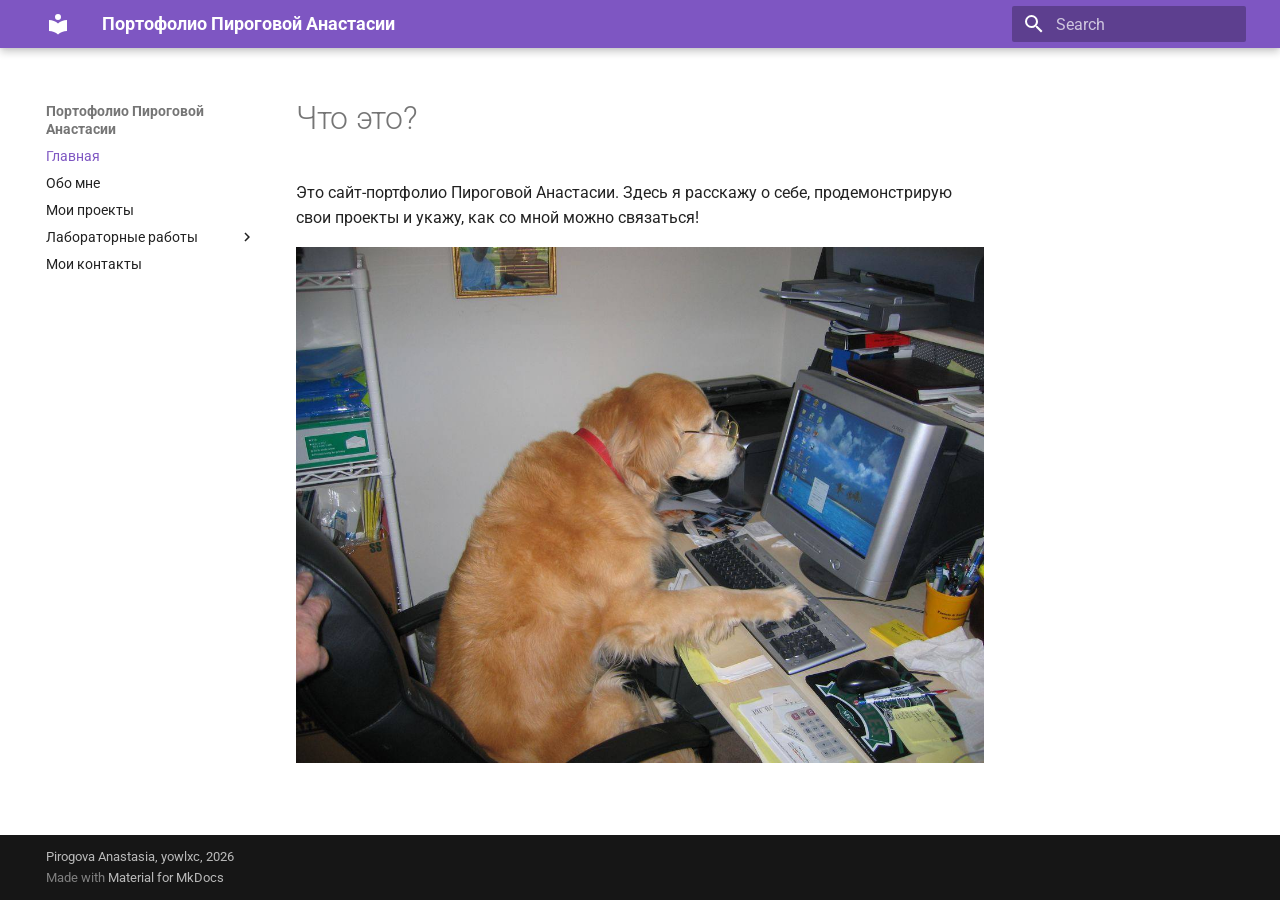
<file: docs/index.html>
<!doctype html>
<html lang="en" class="no-js">
  <head>
    
      <meta charset="utf-8">
      <meta name="viewport" content="width=device-width,initial-scale=1">
      
      
        <meta name="author" content="Pirogova Anastasia">
      
      
        <link rel="canonical" href="https://yowlxc.github.io/">
      
      
      
        <link rel="next" href="about/">
      
      
        
      
      
      <link rel="icon" href="assets/images/favicon.png">
      <meta name="generator" content="mkdocs-1.6.1, mkdocs-material-9.7.5">
    
    
      
        <title>Портофолио Пироговой Анастасии</title>
      
    
    
      <link rel="stylesheet" href="assets/stylesheets/main.484c7ddc.min.css">
      
        
        <link rel="stylesheet" href="assets/stylesheets/palette.ab4e12ef.min.css">
      
      


    
    
      
    
    
      
        
        
        <link rel="preconnect" href="https://fonts.gstatic.com" crossorigin>
        <link rel="stylesheet" href="https://fonts.googleapis.com/css?family=Roboto:300,300i,400,400i,700,700i%7CRoboto+Mono:400,400i,700,700i&display=fallback">
        <style>:root{--md-text-font:"Roboto";--md-code-font:"Roboto Mono"}</style>
      
    
    
    <script>__md_scope=new URL(".",location),__md_hash=e=>[...e].reduce(((e,_)=>(e<<5)-e+_.charCodeAt(0)),0),__md_get=(e,_=localStorage,t=__md_scope)=>JSON.parse(_.getItem(t.pathname+"."+e)),__md_set=(e,_,t=localStorage,a=__md_scope)=>{try{t.setItem(a.pathname+"."+e,JSON.stringify(_))}catch(e){}}</script>
    
      

    
    
  </head>
  
  
    
    
    
    
    
    <body dir="ltr" data-md-color-scheme="default" data-md-color-primary="deep-purple" data-md-color-accent="purple">
  
    
    <input class="md-toggle" data-md-toggle="drawer" type="checkbox" id="__drawer" autocomplete="off">
    <input class="md-toggle" data-md-toggle="search" type="checkbox" id="__search" autocomplete="off">
    <label class="md-overlay" for="__drawer"></label>
    <div data-md-component="skip">
      
        
        <a href="#_1" class="md-skip">
          Skip to content
        </a>
      
    </div>
    <div data-md-component="announce">
      
    </div>
    
    
      

  

<header class="md-header md-header--shadow" data-md-component="header">
  <nav class="md-header__inner md-grid" aria-label="Header">
    <a href="." title="Портофолио Пироговой Анастасии" class="md-header__button md-logo" aria-label="Портофолио Пироговой Анастасии" data-md-component="logo">
      
  
  <svg xmlns="http://www.w3.org/2000/svg" viewBox="0 0 24 24"><path d="M12 8a3 3 0 0 0 3-3 3 3 0 0 0-3-3 3 3 0 0 0-3 3 3 3 0 0 0 3 3m0 3.54C9.64 9.35 6.5 8 3 8v11c3.5 0 6.64 1.35 9 3.54 2.36-2.19 5.5-3.54 9-3.54V8c-3.5 0-6.64 1.35-9 3.54"/></svg>

    </a>
    <label class="md-header__button md-icon" for="__drawer">
      
      <svg xmlns="http://www.w3.org/2000/svg" viewBox="0 0 24 24"><path d="M3 6h18v2H3zm0 5h18v2H3zm0 5h18v2H3z"/></svg>
    </label>
    <div class="md-header__title" data-md-component="header-title">
      <div class="md-header__ellipsis">
        <div class="md-header__topic">
          <span class="md-ellipsis">
            Портофолио Пироговой Анастасии
          </span>
        </div>
        <div class="md-header__topic" data-md-component="header-topic">
          <span class="md-ellipsis">
            
              Главная
            
          </span>
        </div>
      </div>
    </div>
    
      
    
    
    
    
      
      
        <label class="md-header__button md-icon" for="__search">
          
          <svg xmlns="http://www.w3.org/2000/svg" viewBox="0 0 24 24"><path d="M9.5 3A6.5 6.5 0 0 1 16 9.5c0 1.61-.59 3.09-1.56 4.23l.27.27h.79l5 5-1.5 1.5-5-5v-.79l-.27-.27A6.52 6.52 0 0 1 9.5 16 6.5 6.5 0 0 1 3 9.5 6.5 6.5 0 0 1 9.5 3m0 2C7 5 5 7 5 9.5S7 14 9.5 14 14 12 14 9.5 12 5 9.5 5"/></svg>
        </label>
        <div class="md-search" data-md-component="search" role="dialog">
  <label class="md-search__overlay" for="__search"></label>
  <div class="md-search__inner" role="search">
    <form class="md-search__form" name="search">
      <input type="text" class="md-search__input" name="query" aria-label="Search" placeholder="Search" autocapitalize="off" autocorrect="off" autocomplete="off" spellcheck="false" data-md-component="search-query" required>
      <label class="md-search__icon md-icon" for="__search">
        
        <svg xmlns="http://www.w3.org/2000/svg" viewBox="0 0 24 24"><path d="M9.5 3A6.5 6.5 0 0 1 16 9.5c0 1.61-.59 3.09-1.56 4.23l.27.27h.79l5 5-1.5 1.5-5-5v-.79l-.27-.27A6.52 6.52 0 0 1 9.5 16 6.5 6.5 0 0 1 3 9.5 6.5 6.5 0 0 1 9.5 3m0 2C7 5 5 7 5 9.5S7 14 9.5 14 14 12 14 9.5 12 5 9.5 5"/></svg>
        
        <svg xmlns="http://www.w3.org/2000/svg" viewBox="0 0 24 24"><path d="M20 11v2H8l5.5 5.5-1.42 1.42L4.16 12l7.92-7.92L13.5 5.5 8 11z"/></svg>
      </label>
      <nav class="md-search__options" aria-label="Search">
        
        <button type="reset" class="md-search__icon md-icon" title="Clear" aria-label="Clear" tabindex="-1">
          
          <svg xmlns="http://www.w3.org/2000/svg" viewBox="0 0 24 24"><path d="M19 6.41 17.59 5 12 10.59 6.41 5 5 6.41 10.59 12 5 17.59 6.41 19 12 13.41 17.59 19 19 17.59 13.41 12z"/></svg>
        </button>
      </nav>
      
        <div class="md-search__suggest" data-md-component="search-suggest"></div>
      
    </form>
    <div class="md-search__output">
      <div class="md-search__scrollwrap" tabindex="0" data-md-scrollfix>
        <div class="md-search-result" data-md-component="search-result">
          <div class="md-search-result__meta">
            Initializing search
          </div>
          <ol class="md-search-result__list" role="presentation"></ol>
        </div>
      </div>
    </div>
  </div>
</div>
      
    
    
  </nav>
  
</header>
    
    <div class="md-container" data-md-component="container">
      
      
        
          
        
      
      <main class="md-main" data-md-component="main">
        <div class="md-main__inner md-grid">
          
            
              
              <div class="md-sidebar md-sidebar--primary" data-md-component="sidebar" data-md-type="navigation" >
                <div class="md-sidebar__scrollwrap">
                  <div class="md-sidebar__inner">
                    



<nav class="md-nav md-nav--primary" aria-label="Navigation" data-md-level="0">
  <label class="md-nav__title" for="__drawer">
    <a href="." title="Портофолио Пироговой Анастасии" class="md-nav__button md-logo" aria-label="Портофолио Пироговой Анастасии" data-md-component="logo">
      
  
  <svg xmlns="http://www.w3.org/2000/svg" viewBox="0 0 24 24"><path d="M12 8a3 3 0 0 0 3-3 3 3 0 0 0-3-3 3 3 0 0 0-3 3 3 3 0 0 0 3 3m0 3.54C9.64 9.35 6.5 8 3 8v11c3.5 0 6.64 1.35 9 3.54 2.36-2.19 5.5-3.54 9-3.54V8c-3.5 0-6.64 1.35-9 3.54"/></svg>

    </a>
    Портофолио Пироговой Анастасии
  </label>
  
  <ul class="md-nav__list" data-md-scrollfix>
    
      
      
  
  
    
  
  
  
    <li class="md-nav__item md-nav__item--active">
      
      <input class="md-nav__toggle md-toggle" type="checkbox" id="__toc">
      
      
        
      
      
      <a href="." class="md-nav__link md-nav__link--active">
        
  
  
  <span class="md-ellipsis">
    
  
    Главная
  

    
  </span>
  
  

      </a>
      
    </li>
  

    
      
      
  
  
  
  
    <li class="md-nav__item">
      <a href="about/" class="md-nav__link">
        
  
  
  <span class="md-ellipsis">
    
  
    Обо мне
  

    
  </span>
  
  

      </a>
    </li>
  

    
      
      
  
  
  
  
    <li class="md-nav__item">
      <a href="projects/" class="md-nav__link">
        
  
  
  <span class="md-ellipsis">
    
  
    Мои проекты
  

    
  </span>
  
  

      </a>
    </li>
  

    
      
      
  
  
  
  
    
    
    
    
    
    <li class="md-nav__item md-nav__item--nested">
      
        
        
        <input class="md-nav__toggle md-toggle " type="checkbox" id="__nav_4" >
        
          
          <label class="md-nav__link" for="__nav_4" id="__nav_4_label" tabindex="0">
            
  
  
  <span class="md-ellipsis">
    
  
    Лабораторные работы
  

    
  </span>
  
  

            <span class="md-nav__icon md-icon"></span>
          </label>
        
        <nav class="md-nav" data-md-level="1" aria-labelledby="__nav_4_label" aria-expanded="false">
          <label class="md-nav__title" for="__nav_4">
            <span class="md-nav__icon md-icon"></span>
            
  
    Лабораторные работы
  

          </label>
          <ul class="md-nav__list" data-md-scrollfix>
            
              
                
  
  
  
  
    <li class="md-nav__item">
      <a href="labs/lab1/" class="md-nav__link">
        
  
  
  <span class="md-ellipsis">
    
  
    Лабораторная №1
  

    
  </span>
  
  

      </a>
    </li>
  

              
            
              
                
  
  
  
  
    <li class="md-nav__item">
      <a href="labs/lab2/" class="md-nav__link">
        
  
  
  <span class="md-ellipsis">
    
  
    Лабораторная №2
  

    
  </span>
  
  

      </a>
    </li>
  

              
            
              
                
  
  
  
  
    <li class="md-nav__item">
      <a href="labs/lab3/" class="md-nav__link">
        
  
  
  <span class="md-ellipsis">
    
  
    Лабораторная №3
  

    
  </span>
  
  

      </a>
    </li>
  

              
            
          </ul>
        </nav>
      
    </li>
  

    
      
      
  
  
  
  
    <li class="md-nav__item">
      <a href="contacts/" class="md-nav__link">
        
  
  
  <span class="md-ellipsis">
    
  
    Мои контакты
  

    
  </span>
  
  

      </a>
    </li>
  

    
  </ul>
</nav>
                  </div>
                </div>
              </div>
            
            
              
              <div class="md-sidebar md-sidebar--secondary" data-md-component="sidebar" data-md-type="toc" >
                <div class="md-sidebar__scrollwrap">
                  <div class="md-sidebar__inner">
                    

<nav class="md-nav md-nav--secondary" aria-label="Table of contents">
  
  
  
    
  
  
</nav>
                  </div>
                </div>
              </div>
            
          
          
            <div class="md-content" data-md-component="content">
              
              <article class="md-content__inner md-typeset">
                
                  



<h1 id="_1">Что это?</h1>
<p>Это сайт-портфолио Пироговой Анастасии. Здесь я расскажу о себе, продемонстрирую свои проекты и укажу, как со мной можно связаться!</p>
<p><img alt="alt text" src="jpg-memes/smart-dog.jpg" /></p>












                
              </article>
            </div>
          
          
<script>var target=document.getElementById(location.hash.slice(1));target&&target.name&&(target.checked=target.name.startsWith("__tabbed_"))</script>
        </div>
        
      </main>
      
        <footer class="md-footer">
  
  <div class="md-footer-meta md-typeset">
    <div class="md-footer-meta__inner md-grid">
      <div class="md-copyright">
  
    <div class="md-copyright__highlight">
      Pirogova Anastasia, yowlxc, 2026
    </div>
  
  
    Made with
    <a href="https://squidfunk.github.io/mkdocs-material/" target="_blank" rel="noopener">
      Material for MkDocs
    </a>
  
</div>
      
    </div>
  </div>
</footer>
      
    </div>
    <div class="md-dialog" data-md-component="dialog">
      <div class="md-dialog__inner md-typeset"></div>
    </div>
    
    
    
      
      
      <script id="__config" type="application/json">{"annotate": null, "base": ".", "features": ["content.code.copy", "search.suggest", "search.highlight"], "search": "assets/javascripts/workers/search.2c215733.min.js", "tags": null, "translations": {"clipboard.copied": "Copied to clipboard", "clipboard.copy": "Copy to clipboard", "search.result.more.one": "1 more on this page", "search.result.more.other": "# more on this page", "search.result.none": "No matching documents", "search.result.one": "1 matching document", "search.result.other": "# matching documents", "search.result.placeholder": "Type to start searching", "search.result.term.missing": "Missing", "select.version": "Select version"}, "version": null}</script>
    
    
      <script src="assets/javascripts/bundle.79ae519e.min.js"></script>
      
    
  </body>
</html>
</file>
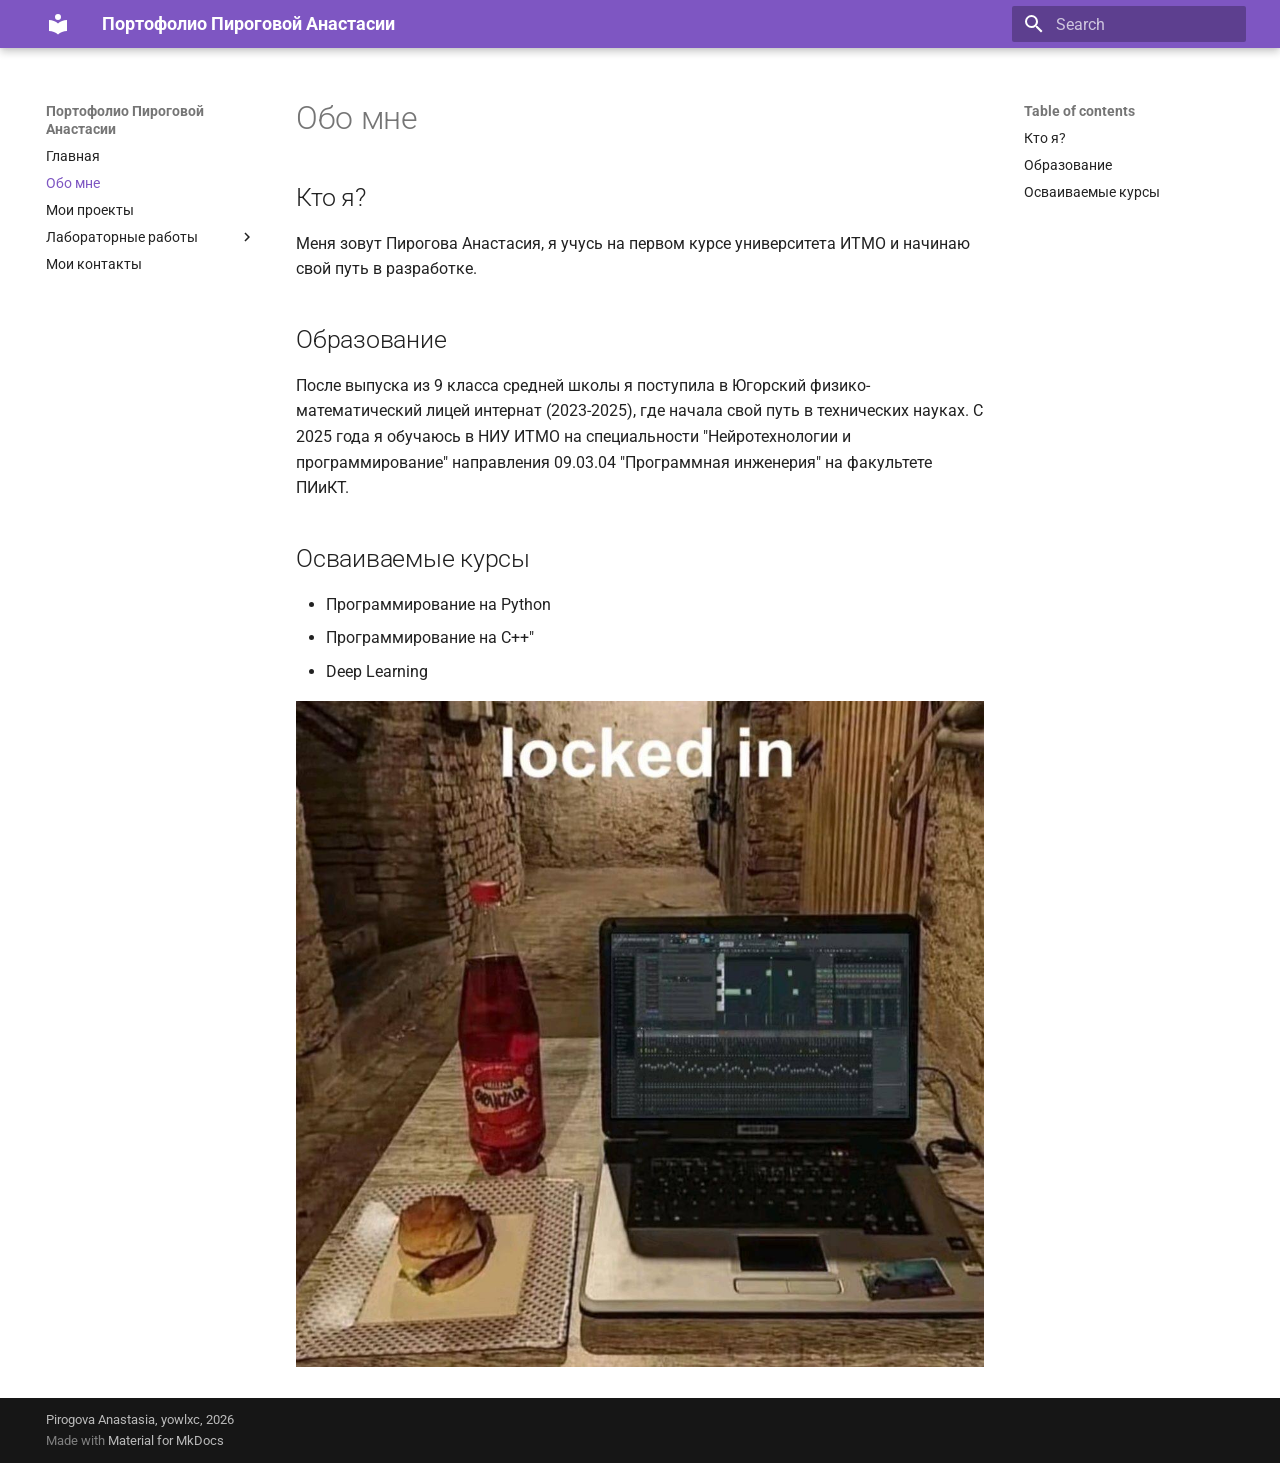
<file: docs/about/index.html>
<!doctype html>
<html lang="en" class="no-js">
  <head>
    
      <meta charset="utf-8">
      <meta name="viewport" content="width=device-width,initial-scale=1">
      
      
        <meta name="author" content="Pirogova Anastasia">
      
      
        <link rel="canonical" href="https://yowlxc.github.io/about/">
      
      
        <link rel="prev" href="..">
      
      
        <link rel="next" href="../projects/">
      
      
        
      
      
      <link rel="icon" href="../assets/images/favicon.png">
      <meta name="generator" content="mkdocs-1.6.1, mkdocs-material-9.7.5">
    
    
      
        <title>Обо мне - Портофолио Пироговой Анастасии</title>
      
    
    
      <link rel="stylesheet" href="../assets/stylesheets/main.484c7ddc.min.css">
      
        
        <link rel="stylesheet" href="../assets/stylesheets/palette.ab4e12ef.min.css">
      
      


    
    
      
    
    
      
        
        
        <link rel="preconnect" href="https://fonts.gstatic.com" crossorigin>
        <link rel="stylesheet" href="https://fonts.googleapis.com/css?family=Roboto:300,300i,400,400i,700,700i%7CRoboto+Mono:400,400i,700,700i&display=fallback">
        <style>:root{--md-text-font:"Roboto";--md-code-font:"Roboto Mono"}</style>
      
    
    
    <script>__md_scope=new URL("..",location),__md_hash=e=>[...e].reduce(((e,_)=>(e<<5)-e+_.charCodeAt(0)),0),__md_get=(e,_=localStorage,t=__md_scope)=>JSON.parse(_.getItem(t.pathname+"."+e)),__md_set=(e,_,t=localStorage,a=__md_scope)=>{try{t.setItem(a.pathname+"."+e,JSON.stringify(_))}catch(e){}}</script>
    
      

    
    
  </head>
  
  
    
    
    
    
    
    <body dir="ltr" data-md-color-scheme="default" data-md-color-primary="deep-purple" data-md-color-accent="purple">
  
    
    <input class="md-toggle" data-md-toggle="drawer" type="checkbox" id="__drawer" autocomplete="off">
    <input class="md-toggle" data-md-toggle="search" type="checkbox" id="__search" autocomplete="off">
    <label class="md-overlay" for="__drawer"></label>
    <div data-md-component="skip">
      
        
        <a href="#_1" class="md-skip">
          Skip to content
        </a>
      
    </div>
    <div data-md-component="announce">
      
    </div>
    
    
      

  

<header class="md-header md-header--shadow" data-md-component="header">
  <nav class="md-header__inner md-grid" aria-label="Header">
    <a href=".." title="Портофолио Пироговой Анастасии" class="md-header__button md-logo" aria-label="Портофолио Пироговой Анастасии" data-md-component="logo">
      
  
  <svg xmlns="http://www.w3.org/2000/svg" viewBox="0 0 24 24"><path d="M12 8a3 3 0 0 0 3-3 3 3 0 0 0-3-3 3 3 0 0 0-3 3 3 3 0 0 0 3 3m0 3.54C9.64 9.35 6.5 8 3 8v11c3.5 0 6.64 1.35 9 3.54 2.36-2.19 5.5-3.54 9-3.54V8c-3.5 0-6.64 1.35-9 3.54"/></svg>

    </a>
    <label class="md-header__button md-icon" for="__drawer">
      
      <svg xmlns="http://www.w3.org/2000/svg" viewBox="0 0 24 24"><path d="M3 6h18v2H3zm0 5h18v2H3zm0 5h18v2H3z"/></svg>
    </label>
    <div class="md-header__title" data-md-component="header-title">
      <div class="md-header__ellipsis">
        <div class="md-header__topic">
          <span class="md-ellipsis">
            Портофолио Пироговой Анастасии
          </span>
        </div>
        <div class="md-header__topic" data-md-component="header-topic">
          <span class="md-ellipsis">
            
              Обо мне
            
          </span>
        </div>
      </div>
    </div>
    
      
    
    
    
    
      
      
        <label class="md-header__button md-icon" for="__search">
          
          <svg xmlns="http://www.w3.org/2000/svg" viewBox="0 0 24 24"><path d="M9.5 3A6.5 6.5 0 0 1 16 9.5c0 1.61-.59 3.09-1.56 4.23l.27.27h.79l5 5-1.5 1.5-5-5v-.79l-.27-.27A6.52 6.52 0 0 1 9.5 16 6.5 6.5 0 0 1 3 9.5 6.5 6.5 0 0 1 9.5 3m0 2C7 5 5 7 5 9.5S7 14 9.5 14 14 12 14 9.5 12 5 9.5 5"/></svg>
        </label>
        <div class="md-search" data-md-component="search" role="dialog">
  <label class="md-search__overlay" for="__search"></label>
  <div class="md-search__inner" role="search">
    <form class="md-search__form" name="search">
      <input type="text" class="md-search__input" name="query" aria-label="Search" placeholder="Search" autocapitalize="off" autocorrect="off" autocomplete="off" spellcheck="false" data-md-component="search-query" required>
      <label class="md-search__icon md-icon" for="__search">
        
        <svg xmlns="http://www.w3.org/2000/svg" viewBox="0 0 24 24"><path d="M9.5 3A6.5 6.5 0 0 1 16 9.5c0 1.61-.59 3.09-1.56 4.23l.27.27h.79l5 5-1.5 1.5-5-5v-.79l-.27-.27A6.52 6.52 0 0 1 9.5 16 6.5 6.5 0 0 1 3 9.5 6.5 6.5 0 0 1 9.5 3m0 2C7 5 5 7 5 9.5S7 14 9.5 14 14 12 14 9.5 12 5 9.5 5"/></svg>
        
        <svg xmlns="http://www.w3.org/2000/svg" viewBox="0 0 24 24"><path d="M20 11v2H8l5.5 5.5-1.42 1.42L4.16 12l7.92-7.92L13.5 5.5 8 11z"/></svg>
      </label>
      <nav class="md-search__options" aria-label="Search">
        
        <button type="reset" class="md-search__icon md-icon" title="Clear" aria-label="Clear" tabindex="-1">
          
          <svg xmlns="http://www.w3.org/2000/svg" viewBox="0 0 24 24"><path d="M19 6.41 17.59 5 12 10.59 6.41 5 5 6.41 10.59 12 5 17.59 6.41 19 12 13.41 17.59 19 19 17.59 13.41 12z"/></svg>
        </button>
      </nav>
      
        <div class="md-search__suggest" data-md-component="search-suggest"></div>
      
    </form>
    <div class="md-search__output">
      <div class="md-search__scrollwrap" tabindex="0" data-md-scrollfix>
        <div class="md-search-result" data-md-component="search-result">
          <div class="md-search-result__meta">
            Initializing search
          </div>
          <ol class="md-search-result__list" role="presentation"></ol>
        </div>
      </div>
    </div>
  </div>
</div>
      
    
    
  </nav>
  
</header>
    
    <div class="md-container" data-md-component="container">
      
      
        
          
        
      
      <main class="md-main" data-md-component="main">
        <div class="md-main__inner md-grid">
          
            
              
              <div class="md-sidebar md-sidebar--primary" data-md-component="sidebar" data-md-type="navigation" >
                <div class="md-sidebar__scrollwrap">
                  <div class="md-sidebar__inner">
                    



<nav class="md-nav md-nav--primary" aria-label="Navigation" data-md-level="0">
  <label class="md-nav__title" for="__drawer">
    <a href=".." title="Портофолио Пироговой Анастасии" class="md-nav__button md-logo" aria-label="Портофолио Пироговой Анастасии" data-md-component="logo">
      
  
  <svg xmlns="http://www.w3.org/2000/svg" viewBox="0 0 24 24"><path d="M12 8a3 3 0 0 0 3-3 3 3 0 0 0-3-3 3 3 0 0 0-3 3 3 3 0 0 0 3 3m0 3.54C9.64 9.35 6.5 8 3 8v11c3.5 0 6.64 1.35 9 3.54 2.36-2.19 5.5-3.54 9-3.54V8c-3.5 0-6.64 1.35-9 3.54"/></svg>

    </a>
    Портофолио Пироговой Анастасии
  </label>
  
  <ul class="md-nav__list" data-md-scrollfix>
    
      
      
  
  
  
  
    <li class="md-nav__item">
      <a href=".." class="md-nav__link">
        
  
  
  <span class="md-ellipsis">
    
  
    Главная
  

    
  </span>
  
  

      </a>
    </li>
  

    
      
      
  
  
    
  
  
  
    <li class="md-nav__item md-nav__item--active">
      
      <input class="md-nav__toggle md-toggle" type="checkbox" id="__toc">
      
      
        
      
      
        <label class="md-nav__link md-nav__link--active" for="__toc">
          
  
  
  <span class="md-ellipsis">
    
  
    Обо мне
  

    
  </span>
  
  

          <span class="md-nav__icon md-icon"></span>
        </label>
      
      <a href="./" class="md-nav__link md-nav__link--active">
        
  
  
  <span class="md-ellipsis">
    
  
    Обо мне
  

    
  </span>
  
  

      </a>
      
        

<nav class="md-nav md-nav--secondary" aria-label="Table of contents">
  
  
  
    
  
  
    <label class="md-nav__title" for="__toc">
      <span class="md-nav__icon md-icon"></span>
      Table of contents
    </label>
    <ul class="md-nav__list" data-md-component="toc" data-md-scrollfix>
      
        <li class="md-nav__item">
  <a href="#_2" class="md-nav__link">
    <span class="md-ellipsis">
      
        Кто я?
      
    </span>
  </a>
  
</li>
      
        <li class="md-nav__item">
  <a href="#_3" class="md-nav__link">
    <span class="md-ellipsis">
      
        Образование
      
    </span>
  </a>
  
</li>
      
        <li class="md-nav__item">
  <a href="#_4" class="md-nav__link">
    <span class="md-ellipsis">
      
        Осваиваемые курсы
      
    </span>
  </a>
  
</li>
      
    </ul>
  
</nav>
      
    </li>
  

    
      
      
  
  
  
  
    <li class="md-nav__item">
      <a href="../projects/" class="md-nav__link">
        
  
  
  <span class="md-ellipsis">
    
  
    Мои проекты
  

    
  </span>
  
  

      </a>
    </li>
  

    
      
      
  
  
  
  
    
    
    
    
    
    <li class="md-nav__item md-nav__item--nested">
      
        
        
        <input class="md-nav__toggle md-toggle " type="checkbox" id="__nav_4" >
        
          
          <label class="md-nav__link" for="__nav_4" id="__nav_4_label" tabindex="0">
            
  
  
  <span class="md-ellipsis">
    
  
    Лабораторные работы
  

    
  </span>
  
  

            <span class="md-nav__icon md-icon"></span>
          </label>
        
        <nav class="md-nav" data-md-level="1" aria-labelledby="__nav_4_label" aria-expanded="false">
          <label class="md-nav__title" for="__nav_4">
            <span class="md-nav__icon md-icon"></span>
            
  
    Лабораторные работы
  

          </label>
          <ul class="md-nav__list" data-md-scrollfix>
            
              
                
  
  
  
  
    <li class="md-nav__item">
      <a href="../labs/lab1/" class="md-nav__link">
        
  
  
  <span class="md-ellipsis">
    
  
    Лабораторная №1
  

    
  </span>
  
  

      </a>
    </li>
  

              
            
              
                
  
  
  
  
    <li class="md-nav__item">
      <a href="../labs/lab2/" class="md-nav__link">
        
  
  
  <span class="md-ellipsis">
    
  
    Лабораторная №2
  

    
  </span>
  
  

      </a>
    </li>
  

              
            
              
                
  
  
  
  
    <li class="md-nav__item">
      <a href="../labs/lab3/" class="md-nav__link">
        
  
  
  <span class="md-ellipsis">
    
  
    Лабораторная №3
  

    
  </span>
  
  

      </a>
    </li>
  

              
            
          </ul>
        </nav>
      
    </li>
  

    
      
      
  
  
  
  
    <li class="md-nav__item">
      <a href="../contacts/" class="md-nav__link">
        
  
  
  <span class="md-ellipsis">
    
  
    Мои контакты
  

    
  </span>
  
  

      </a>
    </li>
  

    
  </ul>
</nav>
                  </div>
                </div>
              </div>
            
            
              
              <div class="md-sidebar md-sidebar--secondary" data-md-component="sidebar" data-md-type="toc" >
                <div class="md-sidebar__scrollwrap">
                  <div class="md-sidebar__inner">
                    

<nav class="md-nav md-nav--secondary" aria-label="Table of contents">
  
  
  
    
  
  
    <label class="md-nav__title" for="__toc">
      <span class="md-nav__icon md-icon"></span>
      Table of contents
    </label>
    <ul class="md-nav__list" data-md-component="toc" data-md-scrollfix>
      
        <li class="md-nav__item">
  <a href="#_2" class="md-nav__link">
    <span class="md-ellipsis">
      
        Кто я?
      
    </span>
  </a>
  
</li>
      
        <li class="md-nav__item">
  <a href="#_3" class="md-nav__link">
    <span class="md-ellipsis">
      
        Образование
      
    </span>
  </a>
  
</li>
      
        <li class="md-nav__item">
  <a href="#_4" class="md-nav__link">
    <span class="md-ellipsis">
      
        Осваиваемые курсы
      
    </span>
  </a>
  
</li>
      
    </ul>
  
</nav>
                  </div>
                </div>
              </div>
            
          
          
            <div class="md-content" data-md-component="content">
              
              <article class="md-content__inner md-typeset">
                
                  



<h1 id="_1">Обо мне</h1>
<h2 id="_2">Кто я?</h2>
<p>Меня зовут Пирогова Анастасия, я учусь на первом курсе университета ИТМО и начинаю свой путь в разработке.</p>
<h2 id="_3">Образование</h2>
<p>После выпуска из 9 класса средней школы я поступила в Югорский физико-математический лицей интернат (2023-2025), где начала свой путь в технических науках. С 2025 года я обучаюсь в НИУ ИТМО на специальности "Нейротехнологии и программирование" направления 09.03.04 "Программная инженерия" на факультете ПИиКТ.</p>
<h2 id="_4">Осваиваемые курсы</h2>
<ul>
<li>Программирование на Python</li>
<li>Программирование на C++"</li>
<li>Deep Learning</li>
</ul>
<p><img alt="alt text" src="../jpg-memes/locked-in.jpg" /></p>












                
              </article>
            </div>
          
          
<script>var target=document.getElementById(location.hash.slice(1));target&&target.name&&(target.checked=target.name.startsWith("__tabbed_"))</script>
        </div>
        
      </main>
      
        <footer class="md-footer">
  
  <div class="md-footer-meta md-typeset">
    <div class="md-footer-meta__inner md-grid">
      <div class="md-copyright">
  
    <div class="md-copyright__highlight">
      Pirogova Anastasia, yowlxc, 2026
    </div>
  
  
    Made with
    <a href="https://squidfunk.github.io/mkdocs-material/" target="_blank" rel="noopener">
      Material for MkDocs
    </a>
  
</div>
      
    </div>
  </div>
</footer>
      
    </div>
    <div class="md-dialog" data-md-component="dialog">
      <div class="md-dialog__inner md-typeset"></div>
    </div>
    
    
    
      
      
      <script id="__config" type="application/json">{"annotate": null, "base": "..", "features": ["content.code.copy", "search.suggest", "search.highlight"], "search": "../assets/javascripts/workers/search.2c215733.min.js", "tags": null, "translations": {"clipboard.copied": "Copied to clipboard", "clipboard.copy": "Copy to clipboard", "search.result.more.one": "1 more on this page", "search.result.more.other": "# more on this page", "search.result.none": "No matching documents", "search.result.one": "1 matching document", "search.result.other": "# matching documents", "search.result.placeholder": "Type to start searching", "search.result.term.missing": "Missing", "select.version": "Select version"}, "version": null}</script>
    
    
      <script src="../assets/javascripts/bundle.79ae519e.min.js"></script>
      
    
  </body>
</html>
</file>
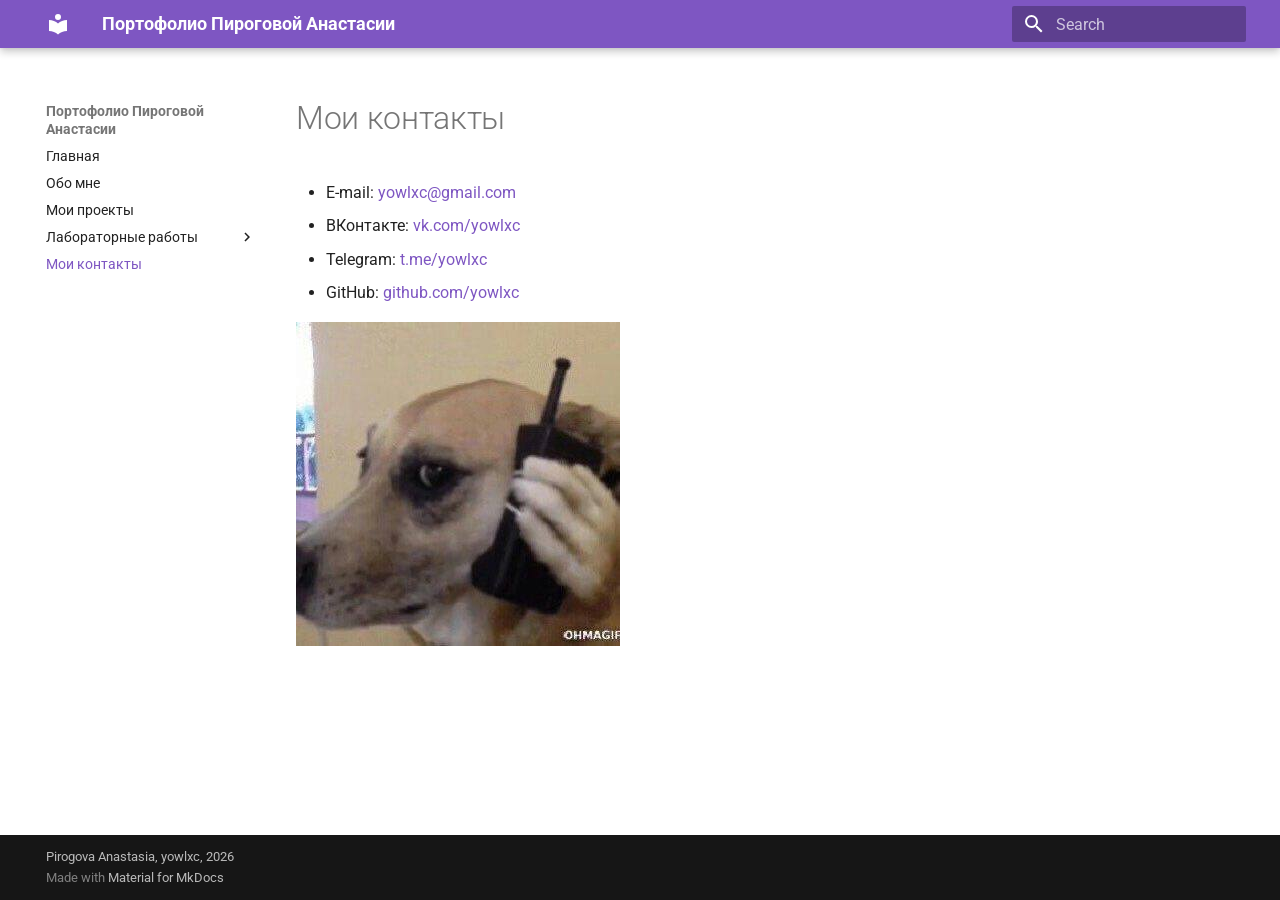
<file: docs/contacts/index.html>
<!doctype html>
<html lang="en" class="no-js">
  <head>
    
      <meta charset="utf-8">
      <meta name="viewport" content="width=device-width,initial-scale=1">
      
      
        <meta name="author" content="Pirogova Anastasia">
      
      
        <link rel="canonical" href="https://yowlxc.github.io/contacts/">
      
      
        <link rel="prev" href="../labs/lab3/">
      
      
      
        
      
      
      <link rel="icon" href="../assets/images/favicon.png">
      <meta name="generator" content="mkdocs-1.6.1, mkdocs-material-9.7.5">
    
    
      
        <title>Мои контакты - Портофолио Пироговой Анастасии</title>
      
    
    
      <link rel="stylesheet" href="../assets/stylesheets/main.484c7ddc.min.css">
      
        
        <link rel="stylesheet" href="../assets/stylesheets/palette.ab4e12ef.min.css">
      
      


    
    
      
    
    
      
        
        
        <link rel="preconnect" href="https://fonts.gstatic.com" crossorigin>
        <link rel="stylesheet" href="https://fonts.googleapis.com/css?family=Roboto:300,300i,400,400i,700,700i%7CRoboto+Mono:400,400i,700,700i&display=fallback">
        <style>:root{--md-text-font:"Roboto";--md-code-font:"Roboto Mono"}</style>
      
    
    
    <script>__md_scope=new URL("..",location),__md_hash=e=>[...e].reduce(((e,_)=>(e<<5)-e+_.charCodeAt(0)),0),__md_get=(e,_=localStorage,t=__md_scope)=>JSON.parse(_.getItem(t.pathname+"."+e)),__md_set=(e,_,t=localStorage,a=__md_scope)=>{try{t.setItem(a.pathname+"."+e,JSON.stringify(_))}catch(e){}}</script>
    
      

    
    
  </head>
  
  
    
    
    
    
    
    <body dir="ltr" data-md-color-scheme="default" data-md-color-primary="deep-purple" data-md-color-accent="purple">
  
    
    <input class="md-toggle" data-md-toggle="drawer" type="checkbox" id="__drawer" autocomplete="off">
    <input class="md-toggle" data-md-toggle="search" type="checkbox" id="__search" autocomplete="off">
    <label class="md-overlay" for="__drawer"></label>
    <div data-md-component="skip">
      
        
        <a href="#_1" class="md-skip">
          Skip to content
        </a>
      
    </div>
    <div data-md-component="announce">
      
    </div>
    
    
      

  

<header class="md-header md-header--shadow" data-md-component="header">
  <nav class="md-header__inner md-grid" aria-label="Header">
    <a href=".." title="Портофолио Пироговой Анастасии" class="md-header__button md-logo" aria-label="Портофолио Пироговой Анастасии" data-md-component="logo">
      
  
  <svg xmlns="http://www.w3.org/2000/svg" viewBox="0 0 24 24"><path d="M12 8a3 3 0 0 0 3-3 3 3 0 0 0-3-3 3 3 0 0 0-3 3 3 3 0 0 0 3 3m0 3.54C9.64 9.35 6.5 8 3 8v11c3.5 0 6.64 1.35 9 3.54 2.36-2.19 5.5-3.54 9-3.54V8c-3.5 0-6.64 1.35-9 3.54"/></svg>

    </a>
    <label class="md-header__button md-icon" for="__drawer">
      
      <svg xmlns="http://www.w3.org/2000/svg" viewBox="0 0 24 24"><path d="M3 6h18v2H3zm0 5h18v2H3zm0 5h18v2H3z"/></svg>
    </label>
    <div class="md-header__title" data-md-component="header-title">
      <div class="md-header__ellipsis">
        <div class="md-header__topic">
          <span class="md-ellipsis">
            Портофолио Пироговой Анастасии
          </span>
        </div>
        <div class="md-header__topic" data-md-component="header-topic">
          <span class="md-ellipsis">
            
              Мои контакты
            
          </span>
        </div>
      </div>
    </div>
    
      
    
    
    
    
      
      
        <label class="md-header__button md-icon" for="__search">
          
          <svg xmlns="http://www.w3.org/2000/svg" viewBox="0 0 24 24"><path d="M9.5 3A6.5 6.5 0 0 1 16 9.5c0 1.61-.59 3.09-1.56 4.23l.27.27h.79l5 5-1.5 1.5-5-5v-.79l-.27-.27A6.52 6.52 0 0 1 9.5 16 6.5 6.5 0 0 1 3 9.5 6.5 6.5 0 0 1 9.5 3m0 2C7 5 5 7 5 9.5S7 14 9.5 14 14 12 14 9.5 12 5 9.5 5"/></svg>
        </label>
        <div class="md-search" data-md-component="search" role="dialog">
  <label class="md-search__overlay" for="__search"></label>
  <div class="md-search__inner" role="search">
    <form class="md-search__form" name="search">
      <input type="text" class="md-search__input" name="query" aria-label="Search" placeholder="Search" autocapitalize="off" autocorrect="off" autocomplete="off" spellcheck="false" data-md-component="search-query" required>
      <label class="md-search__icon md-icon" for="__search">
        
        <svg xmlns="http://www.w3.org/2000/svg" viewBox="0 0 24 24"><path d="M9.5 3A6.5 6.5 0 0 1 16 9.5c0 1.61-.59 3.09-1.56 4.23l.27.27h.79l5 5-1.5 1.5-5-5v-.79l-.27-.27A6.52 6.52 0 0 1 9.5 16 6.5 6.5 0 0 1 3 9.5 6.5 6.5 0 0 1 9.5 3m0 2C7 5 5 7 5 9.5S7 14 9.5 14 14 12 14 9.5 12 5 9.5 5"/></svg>
        
        <svg xmlns="http://www.w3.org/2000/svg" viewBox="0 0 24 24"><path d="M20 11v2H8l5.5 5.5-1.42 1.42L4.16 12l7.92-7.92L13.5 5.5 8 11z"/></svg>
      </label>
      <nav class="md-search__options" aria-label="Search">
        
        <button type="reset" class="md-search__icon md-icon" title="Clear" aria-label="Clear" tabindex="-1">
          
          <svg xmlns="http://www.w3.org/2000/svg" viewBox="0 0 24 24"><path d="M19 6.41 17.59 5 12 10.59 6.41 5 5 6.41 10.59 12 5 17.59 6.41 19 12 13.41 17.59 19 19 17.59 13.41 12z"/></svg>
        </button>
      </nav>
      
        <div class="md-search__suggest" data-md-component="search-suggest"></div>
      
    </form>
    <div class="md-search__output">
      <div class="md-search__scrollwrap" tabindex="0" data-md-scrollfix>
        <div class="md-search-result" data-md-component="search-result">
          <div class="md-search-result__meta">
            Initializing search
          </div>
          <ol class="md-search-result__list" role="presentation"></ol>
        </div>
      </div>
    </div>
  </div>
</div>
      
    
    
  </nav>
  
</header>
    
    <div class="md-container" data-md-component="container">
      
      
        
          
        
      
      <main class="md-main" data-md-component="main">
        <div class="md-main__inner md-grid">
          
            
              
              <div class="md-sidebar md-sidebar--primary" data-md-component="sidebar" data-md-type="navigation" >
                <div class="md-sidebar__scrollwrap">
                  <div class="md-sidebar__inner">
                    



<nav class="md-nav md-nav--primary" aria-label="Navigation" data-md-level="0">
  <label class="md-nav__title" for="__drawer">
    <a href=".." title="Портофолио Пироговой Анастасии" class="md-nav__button md-logo" aria-label="Портофолио Пироговой Анастасии" data-md-component="logo">
      
  
  <svg xmlns="http://www.w3.org/2000/svg" viewBox="0 0 24 24"><path d="M12 8a3 3 0 0 0 3-3 3 3 0 0 0-3-3 3 3 0 0 0-3 3 3 3 0 0 0 3 3m0 3.54C9.64 9.35 6.5 8 3 8v11c3.5 0 6.64 1.35 9 3.54 2.36-2.19 5.5-3.54 9-3.54V8c-3.5 0-6.64 1.35-9 3.54"/></svg>

    </a>
    Портофолио Пироговой Анастасии
  </label>
  
  <ul class="md-nav__list" data-md-scrollfix>
    
      
      
  
  
  
  
    <li class="md-nav__item">
      <a href=".." class="md-nav__link">
        
  
  
  <span class="md-ellipsis">
    
  
    Главная
  

    
  </span>
  
  

      </a>
    </li>
  

    
      
      
  
  
  
  
    <li class="md-nav__item">
      <a href="../about/" class="md-nav__link">
        
  
  
  <span class="md-ellipsis">
    
  
    Обо мне
  

    
  </span>
  
  

      </a>
    </li>
  

    
      
      
  
  
  
  
    <li class="md-nav__item">
      <a href="../projects/" class="md-nav__link">
        
  
  
  <span class="md-ellipsis">
    
  
    Мои проекты
  

    
  </span>
  
  

      </a>
    </li>
  

    
      
      
  
  
  
  
    
    
    
    
    
    <li class="md-nav__item md-nav__item--nested">
      
        
        
        <input class="md-nav__toggle md-toggle " type="checkbox" id="__nav_4" >
        
          
          <label class="md-nav__link" for="__nav_4" id="__nav_4_label" tabindex="0">
            
  
  
  <span class="md-ellipsis">
    
  
    Лабораторные работы
  

    
  </span>
  
  

            <span class="md-nav__icon md-icon"></span>
          </label>
        
        <nav class="md-nav" data-md-level="1" aria-labelledby="__nav_4_label" aria-expanded="false">
          <label class="md-nav__title" for="__nav_4">
            <span class="md-nav__icon md-icon"></span>
            
  
    Лабораторные работы
  

          </label>
          <ul class="md-nav__list" data-md-scrollfix>
            
              
                
  
  
  
  
    <li class="md-nav__item">
      <a href="../labs/lab1/" class="md-nav__link">
        
  
  
  <span class="md-ellipsis">
    
  
    Лабораторная №1
  

    
  </span>
  
  

      </a>
    </li>
  

              
            
              
                
  
  
  
  
    <li class="md-nav__item">
      <a href="../labs/lab2/" class="md-nav__link">
        
  
  
  <span class="md-ellipsis">
    
  
    Лабораторная №2
  

    
  </span>
  
  

      </a>
    </li>
  

              
            
              
                
  
  
  
  
    <li class="md-nav__item">
      <a href="../labs/lab3/" class="md-nav__link">
        
  
  
  <span class="md-ellipsis">
    
  
    Лабораторная №3
  

    
  </span>
  
  

      </a>
    </li>
  

              
            
          </ul>
        </nav>
      
    </li>
  

    
      
      
  
  
    
  
  
  
    <li class="md-nav__item md-nav__item--active">
      
      <input class="md-nav__toggle md-toggle" type="checkbox" id="__toc">
      
      
        
      
      
      <a href="./" class="md-nav__link md-nav__link--active">
        
  
  
  <span class="md-ellipsis">
    
  
    Мои контакты
  

    
  </span>
  
  

      </a>
      
    </li>
  

    
  </ul>
</nav>
                  </div>
                </div>
              </div>
            
            
              
              <div class="md-sidebar md-sidebar--secondary" data-md-component="sidebar" data-md-type="toc" >
                <div class="md-sidebar__scrollwrap">
                  <div class="md-sidebar__inner">
                    

<nav class="md-nav md-nav--secondary" aria-label="Table of contents">
  
  
  
    
  
  
</nav>
                  </div>
                </div>
              </div>
            
          
          
            <div class="md-content" data-md-component="content">
              
              <article class="md-content__inner md-typeset">
                
                  



<h1 id="_1">Мои контакты</h1>
<ul>
<li>E-mail: <a href="mailto:yowlxc@gmail.com">yowlxc@gmail.com</a></li>
<li>ВКонтакте: <a href="https://vk.com/yowlxc">vk.com/yowlxc</a></li>
<li>Telegram: <a href="https://t.me/yowlxc">t.me/yowlxc</a></li>
<li>GitHub: <a href="https://github.com/yowlxc">github.com/yowlxc</a></li>
</ul>
<p><img alt="alt text" src="../jpg-memes/dog-calls.jpg" /></p>












                
              </article>
            </div>
          
          
<script>var target=document.getElementById(location.hash.slice(1));target&&target.name&&(target.checked=target.name.startsWith("__tabbed_"))</script>
        </div>
        
      </main>
      
        <footer class="md-footer">
  
  <div class="md-footer-meta md-typeset">
    <div class="md-footer-meta__inner md-grid">
      <div class="md-copyright">
  
    <div class="md-copyright__highlight">
      Pirogova Anastasia, yowlxc, 2026
    </div>
  
  
    Made with
    <a href="https://squidfunk.github.io/mkdocs-material/" target="_blank" rel="noopener">
      Material for MkDocs
    </a>
  
</div>
      
    </div>
  </div>
</footer>
      
    </div>
    <div class="md-dialog" data-md-component="dialog">
      <div class="md-dialog__inner md-typeset"></div>
    </div>
    
    
    
      
      
      <script id="__config" type="application/json">{"annotate": null, "base": "..", "features": ["content.code.copy", "search.suggest", "search.highlight"], "search": "../assets/javascripts/workers/search.2c215733.min.js", "tags": null, "translations": {"clipboard.copied": "Copied to clipboard", "clipboard.copy": "Copy to clipboard", "search.result.more.one": "1 more on this page", "search.result.more.other": "# more on this page", "search.result.none": "No matching documents", "search.result.one": "1 matching document", "search.result.other": "# matching documents", "search.result.placeholder": "Type to start searching", "search.result.term.missing": "Missing", "select.version": "Select version"}, "version": null}</script>
    
    
      <script src="../assets/javascripts/bundle.79ae519e.min.js"></script>
      
    
  </body>
</html>
</file>
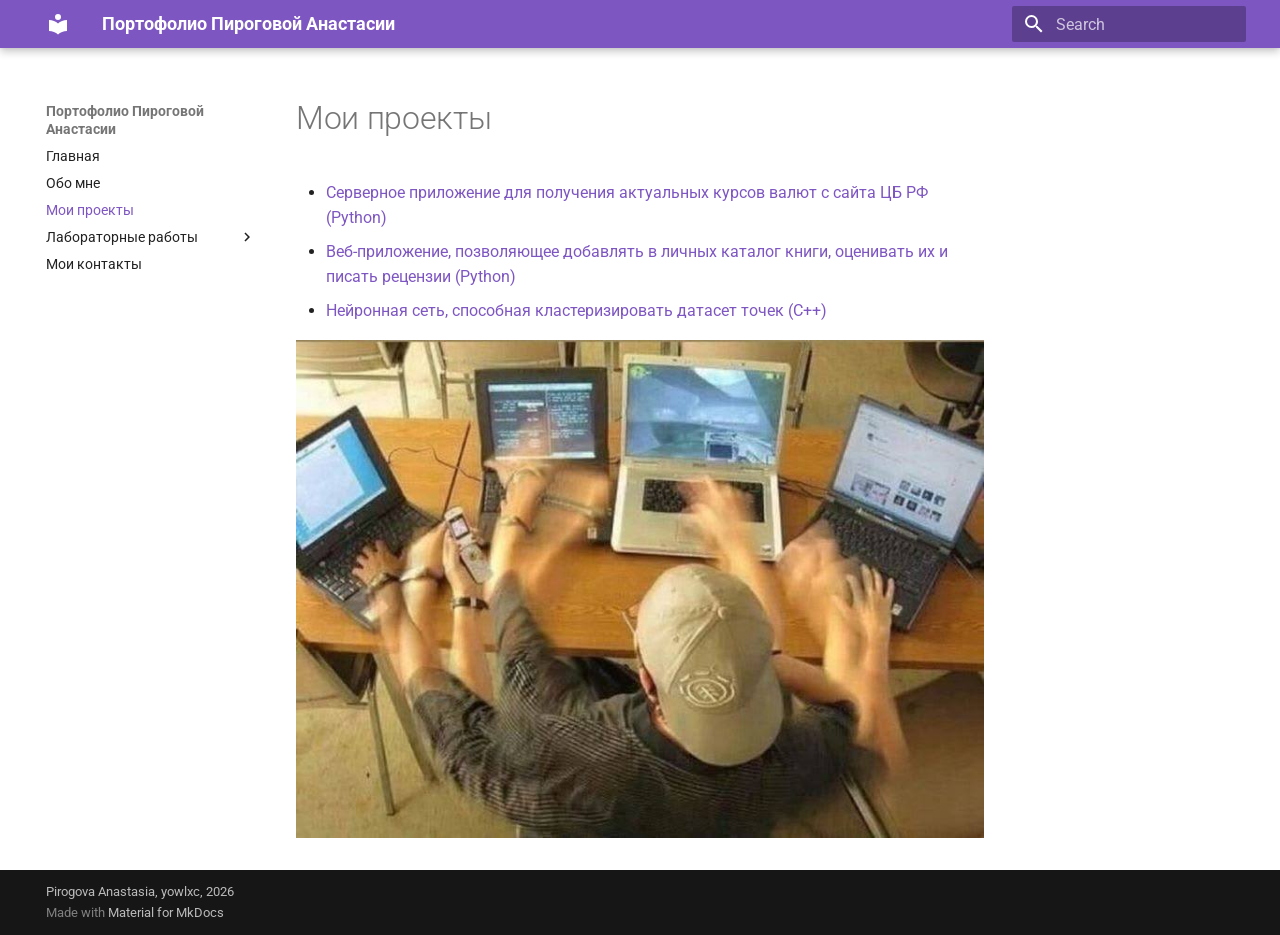
<file: docs/projects/index.html>
<!doctype html>
<html lang="en" class="no-js">
  <head>
    
      <meta charset="utf-8">
      <meta name="viewport" content="width=device-width,initial-scale=1">
      
      
        <meta name="author" content="Pirogova Anastasia">
      
      
        <link rel="canonical" href="https://yowlxc.github.io/projects/">
      
      
        <link rel="prev" href="../about/">
      
      
        <link rel="next" href="../labs/lab1/">
      
      
        
      
      
      <link rel="icon" href="../assets/images/favicon.png">
      <meta name="generator" content="mkdocs-1.6.1, mkdocs-material-9.7.5">
    
    
      
        <title>Мои проекты - Портофолио Пироговой Анастасии</title>
      
    
    
      <link rel="stylesheet" href="../assets/stylesheets/main.484c7ddc.min.css">
      
        
        <link rel="stylesheet" href="../assets/stylesheets/palette.ab4e12ef.min.css">
      
      


    
    
      
    
    
      
        
        
        <link rel="preconnect" href="https://fonts.gstatic.com" crossorigin>
        <link rel="stylesheet" href="https://fonts.googleapis.com/css?family=Roboto:300,300i,400,400i,700,700i%7CRoboto+Mono:400,400i,700,700i&display=fallback">
        <style>:root{--md-text-font:"Roboto";--md-code-font:"Roboto Mono"}</style>
      
    
    
    <script>__md_scope=new URL("..",location),__md_hash=e=>[...e].reduce(((e,_)=>(e<<5)-e+_.charCodeAt(0)),0),__md_get=(e,_=localStorage,t=__md_scope)=>JSON.parse(_.getItem(t.pathname+"."+e)),__md_set=(e,_,t=localStorage,a=__md_scope)=>{try{t.setItem(a.pathname+"."+e,JSON.stringify(_))}catch(e){}}</script>
    
      

    
    
  </head>
  
  
    
    
    
    
    
    <body dir="ltr" data-md-color-scheme="default" data-md-color-primary="deep-purple" data-md-color-accent="purple">
  
    
    <input class="md-toggle" data-md-toggle="drawer" type="checkbox" id="__drawer" autocomplete="off">
    <input class="md-toggle" data-md-toggle="search" type="checkbox" id="__search" autocomplete="off">
    <label class="md-overlay" for="__drawer"></label>
    <div data-md-component="skip">
      
        
        <a href="#_1" class="md-skip">
          Skip to content
        </a>
      
    </div>
    <div data-md-component="announce">
      
    </div>
    
    
      

  

<header class="md-header md-header--shadow" data-md-component="header">
  <nav class="md-header__inner md-grid" aria-label="Header">
    <a href=".." title="Портофолио Пироговой Анастасии" class="md-header__button md-logo" aria-label="Портофолио Пироговой Анастасии" data-md-component="logo">
      
  
  <svg xmlns="http://www.w3.org/2000/svg" viewBox="0 0 24 24"><path d="M12 8a3 3 0 0 0 3-3 3 3 0 0 0-3-3 3 3 0 0 0-3 3 3 3 0 0 0 3 3m0 3.54C9.64 9.35 6.5 8 3 8v11c3.5 0 6.64 1.35 9 3.54 2.36-2.19 5.5-3.54 9-3.54V8c-3.5 0-6.64 1.35-9 3.54"/></svg>

    </a>
    <label class="md-header__button md-icon" for="__drawer">
      
      <svg xmlns="http://www.w3.org/2000/svg" viewBox="0 0 24 24"><path d="M3 6h18v2H3zm0 5h18v2H3zm0 5h18v2H3z"/></svg>
    </label>
    <div class="md-header__title" data-md-component="header-title">
      <div class="md-header__ellipsis">
        <div class="md-header__topic">
          <span class="md-ellipsis">
            Портофолио Пироговой Анастасии
          </span>
        </div>
        <div class="md-header__topic" data-md-component="header-topic">
          <span class="md-ellipsis">
            
              Мои проекты
            
          </span>
        </div>
      </div>
    </div>
    
      
    
    
    
    
      
      
        <label class="md-header__button md-icon" for="__search">
          
          <svg xmlns="http://www.w3.org/2000/svg" viewBox="0 0 24 24"><path d="M9.5 3A6.5 6.5 0 0 1 16 9.5c0 1.61-.59 3.09-1.56 4.23l.27.27h.79l5 5-1.5 1.5-5-5v-.79l-.27-.27A6.52 6.52 0 0 1 9.5 16 6.5 6.5 0 0 1 3 9.5 6.5 6.5 0 0 1 9.5 3m0 2C7 5 5 7 5 9.5S7 14 9.5 14 14 12 14 9.5 12 5 9.5 5"/></svg>
        </label>
        <div class="md-search" data-md-component="search" role="dialog">
  <label class="md-search__overlay" for="__search"></label>
  <div class="md-search__inner" role="search">
    <form class="md-search__form" name="search">
      <input type="text" class="md-search__input" name="query" aria-label="Search" placeholder="Search" autocapitalize="off" autocorrect="off" autocomplete="off" spellcheck="false" data-md-component="search-query" required>
      <label class="md-search__icon md-icon" for="__search">
        
        <svg xmlns="http://www.w3.org/2000/svg" viewBox="0 0 24 24"><path d="M9.5 3A6.5 6.5 0 0 1 16 9.5c0 1.61-.59 3.09-1.56 4.23l.27.27h.79l5 5-1.5 1.5-5-5v-.79l-.27-.27A6.52 6.52 0 0 1 9.5 16 6.5 6.5 0 0 1 3 9.5 6.5 6.5 0 0 1 9.5 3m0 2C7 5 5 7 5 9.5S7 14 9.5 14 14 12 14 9.5 12 5 9.5 5"/></svg>
        
        <svg xmlns="http://www.w3.org/2000/svg" viewBox="0 0 24 24"><path d="M20 11v2H8l5.5 5.5-1.42 1.42L4.16 12l7.92-7.92L13.5 5.5 8 11z"/></svg>
      </label>
      <nav class="md-search__options" aria-label="Search">
        
        <button type="reset" class="md-search__icon md-icon" title="Clear" aria-label="Clear" tabindex="-1">
          
          <svg xmlns="http://www.w3.org/2000/svg" viewBox="0 0 24 24"><path d="M19 6.41 17.59 5 12 10.59 6.41 5 5 6.41 10.59 12 5 17.59 6.41 19 12 13.41 17.59 19 19 17.59 13.41 12z"/></svg>
        </button>
      </nav>
      
        <div class="md-search__suggest" data-md-component="search-suggest"></div>
      
    </form>
    <div class="md-search__output">
      <div class="md-search__scrollwrap" tabindex="0" data-md-scrollfix>
        <div class="md-search-result" data-md-component="search-result">
          <div class="md-search-result__meta">
            Initializing search
          </div>
          <ol class="md-search-result__list" role="presentation"></ol>
        </div>
      </div>
    </div>
  </div>
</div>
      
    
    
  </nav>
  
</header>
    
    <div class="md-container" data-md-component="container">
      
      
        
          
        
      
      <main class="md-main" data-md-component="main">
        <div class="md-main__inner md-grid">
          
            
              
              <div class="md-sidebar md-sidebar--primary" data-md-component="sidebar" data-md-type="navigation" >
                <div class="md-sidebar__scrollwrap">
                  <div class="md-sidebar__inner">
                    



<nav class="md-nav md-nav--primary" aria-label="Navigation" data-md-level="0">
  <label class="md-nav__title" for="__drawer">
    <a href=".." title="Портофолио Пироговой Анастасии" class="md-nav__button md-logo" aria-label="Портофолио Пироговой Анастасии" data-md-component="logo">
      
  
  <svg xmlns="http://www.w3.org/2000/svg" viewBox="0 0 24 24"><path d="M12 8a3 3 0 0 0 3-3 3 3 0 0 0-3-3 3 3 0 0 0-3 3 3 3 0 0 0 3 3m0 3.54C9.64 9.35 6.5 8 3 8v11c3.5 0 6.64 1.35 9 3.54 2.36-2.19 5.5-3.54 9-3.54V8c-3.5 0-6.64 1.35-9 3.54"/></svg>

    </a>
    Портофолио Пироговой Анастасии
  </label>
  
  <ul class="md-nav__list" data-md-scrollfix>
    
      
      
  
  
  
  
    <li class="md-nav__item">
      <a href=".." class="md-nav__link">
        
  
  
  <span class="md-ellipsis">
    
  
    Главная
  

    
  </span>
  
  

      </a>
    </li>
  

    
      
      
  
  
  
  
    <li class="md-nav__item">
      <a href="../about/" class="md-nav__link">
        
  
  
  <span class="md-ellipsis">
    
  
    Обо мне
  

    
  </span>
  
  

      </a>
    </li>
  

    
      
      
  
  
    
  
  
  
    <li class="md-nav__item md-nav__item--active">
      
      <input class="md-nav__toggle md-toggle" type="checkbox" id="__toc">
      
      
        
      
      
      <a href="./" class="md-nav__link md-nav__link--active">
        
  
  
  <span class="md-ellipsis">
    
  
    Мои проекты
  

    
  </span>
  
  

      </a>
      
    </li>
  

    
      
      
  
  
  
  
    
    
    
    
    
    <li class="md-nav__item md-nav__item--nested">
      
        
        
        <input class="md-nav__toggle md-toggle " type="checkbox" id="__nav_4" >
        
          
          <label class="md-nav__link" for="__nav_4" id="__nav_4_label" tabindex="0">
            
  
  
  <span class="md-ellipsis">
    
  
    Лабораторные работы
  

    
  </span>
  
  

            <span class="md-nav__icon md-icon"></span>
          </label>
        
        <nav class="md-nav" data-md-level="1" aria-labelledby="__nav_4_label" aria-expanded="false">
          <label class="md-nav__title" for="__nav_4">
            <span class="md-nav__icon md-icon"></span>
            
  
    Лабораторные работы
  

          </label>
          <ul class="md-nav__list" data-md-scrollfix>
            
              
                
  
  
  
  
    <li class="md-nav__item">
      <a href="../labs/lab1/" class="md-nav__link">
        
  
  
  <span class="md-ellipsis">
    
  
    Лабораторная №1
  

    
  </span>
  
  

      </a>
    </li>
  

              
            
              
                
  
  
  
  
    <li class="md-nav__item">
      <a href="../labs/lab2/" class="md-nav__link">
        
  
  
  <span class="md-ellipsis">
    
  
    Лабораторная №2
  

    
  </span>
  
  

      </a>
    </li>
  

              
            
              
                
  
  
  
  
    <li class="md-nav__item">
      <a href="../labs/lab3/" class="md-nav__link">
        
  
  
  <span class="md-ellipsis">
    
  
    Лабораторная №3
  

    
  </span>
  
  

      </a>
    </li>
  

              
            
          </ul>
        </nav>
      
    </li>
  

    
      
      
  
  
  
  
    <li class="md-nav__item">
      <a href="../contacts/" class="md-nav__link">
        
  
  
  <span class="md-ellipsis">
    
  
    Мои контакты
  

    
  </span>
  
  

      </a>
    </li>
  

    
  </ul>
</nav>
                  </div>
                </div>
              </div>
            
            
              
              <div class="md-sidebar md-sidebar--secondary" data-md-component="sidebar" data-md-type="toc" >
                <div class="md-sidebar__scrollwrap">
                  <div class="md-sidebar__inner">
                    

<nav class="md-nav md-nav--secondary" aria-label="Table of contents">
  
  
  
    
  
  
</nav>
                  </div>
                </div>
              </div>
            
          
          
            <div class="md-content" data-md-component="content">
              
              <article class="md-content__inner md-typeset">
                
                  



<h1 id="_1">Мои проекты</h1>
<ul>
<li><a href="https://github.com/yowlxc/1sem-python-itmo/tree/2d649708042115dd02bfa70529062c09aa9b1252/lab9">Серверное приложение для получения актуальных курсов валют с сайта ЦБ РФ (Python)</a></li>
<li><a href="https://github.com/ViktoriaVodovozova/Anacondas_laboratory11.git">Веб-приложение, позволяющее добавлять в личных каталог книги, оценивать их и писать рецензии (Python)</a></li>
<li><a href="https://github.com/ViktoriaVodovozova/2cemestrforlabC-.git">Нейронная сеть, способная кластеризировать датасет точек (C++)</a></li>
</ul>
<p><img alt="alt text" src="../jpg-memes/4comps.jpg" /></p>












                
              </article>
            </div>
          
          
<script>var target=document.getElementById(location.hash.slice(1));target&&target.name&&(target.checked=target.name.startsWith("__tabbed_"))</script>
        </div>
        
      </main>
      
        <footer class="md-footer">
  
  <div class="md-footer-meta md-typeset">
    <div class="md-footer-meta__inner md-grid">
      <div class="md-copyright">
  
    <div class="md-copyright__highlight">
      Pirogova Anastasia, yowlxc, 2026
    </div>
  
  
    Made with
    <a href="https://squidfunk.github.io/mkdocs-material/" target="_blank" rel="noopener">
      Material for MkDocs
    </a>
  
</div>
      
    </div>
  </div>
</footer>
      
    </div>
    <div class="md-dialog" data-md-component="dialog">
      <div class="md-dialog__inner md-typeset"></div>
    </div>
    
    
    
      
      
      <script id="__config" type="application/json">{"annotate": null, "base": "..", "features": ["content.code.copy", "search.suggest", "search.highlight"], "search": "../assets/javascripts/workers/search.2c215733.min.js", "tags": null, "translations": {"clipboard.copied": "Copied to clipboard", "clipboard.copy": "Copy to clipboard", "search.result.more.one": "1 more on this page", "search.result.more.other": "# more on this page", "search.result.none": "No matching documents", "search.result.one": "1 matching document", "search.result.other": "# matching documents", "search.result.placeholder": "Type to start searching", "search.result.term.missing": "Missing", "select.version": "Select version"}, "version": null}</script>
    
    
      <script src="../assets/javascripts/bundle.79ae519e.min.js"></script>
      
    
  </body>
</html>
</file>
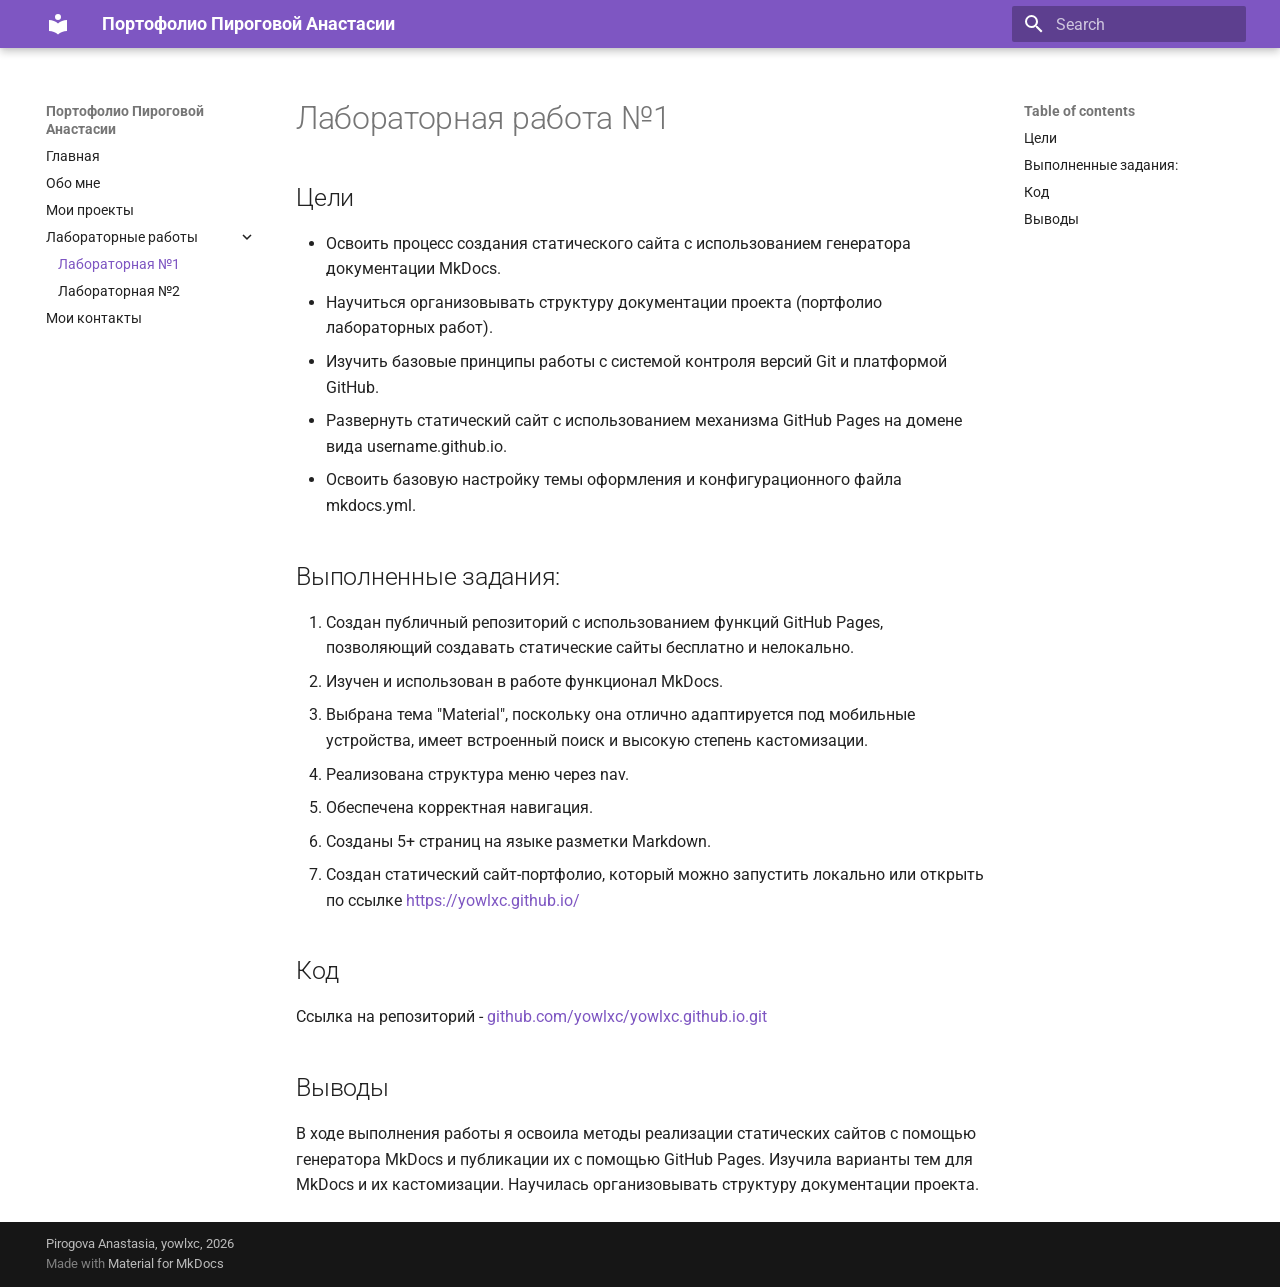
<file: docs/labs/lab1/index.html>
<!doctype html>
<html lang="en" class="no-js">
  <head>
    
      <meta charset="utf-8">
      <meta name="viewport" content="width=device-width,initial-scale=1">
      
      
        <meta name="author" content="Pirogova Anastasia">
      
      
        <link rel="canonical" href="https://yowlxc.github.io/labs/lab1/">
      
      
        <link rel="prev" href="../../projects/">
      
      
        <link rel="next" href="../lab2/">
      
      
        
      
      
      <link rel="icon" href="../../assets/images/favicon.png">
      <meta name="generator" content="mkdocs-1.6.1, mkdocs-material-9.7.5">
    
    
      
        <title>Лабораторная №1 - Портофолио Пироговой Анастасии</title>
      
    
    
      <link rel="stylesheet" href="../../assets/stylesheets/main.484c7ddc.min.css">
      
        
        <link rel="stylesheet" href="../../assets/stylesheets/palette.ab4e12ef.min.css">
      
      


    
    
      
    
    
      
        
        
        <link rel="preconnect" href="https://fonts.gstatic.com" crossorigin>
        <link rel="stylesheet" href="https://fonts.googleapis.com/css?family=Roboto:300,300i,400,400i,700,700i%7CRoboto+Mono:400,400i,700,700i&display=fallback">
        <style>:root{--md-text-font:"Roboto";--md-code-font:"Roboto Mono"}</style>
      
    
    
    <script>__md_scope=new URL("../..",location),__md_hash=e=>[...e].reduce(((e,_)=>(e<<5)-e+_.charCodeAt(0)),0),__md_get=(e,_=localStorage,t=__md_scope)=>JSON.parse(_.getItem(t.pathname+"."+e)),__md_set=(e,_,t=localStorage,a=__md_scope)=>{try{t.setItem(a.pathname+"."+e,JSON.stringify(_))}catch(e){}}</script>
    
      

    
    
  </head>
  
  
    
    
    
    
    
    <body dir="ltr" data-md-color-scheme="default" data-md-color-primary="deep-purple" data-md-color-accent="purple">
  
    
    <input class="md-toggle" data-md-toggle="drawer" type="checkbox" id="__drawer" autocomplete="off">
    <input class="md-toggle" data-md-toggle="search" type="checkbox" id="__search" autocomplete="off">
    <label class="md-overlay" for="__drawer"></label>
    <div data-md-component="skip">
      
        
        <a href="#no1" class="md-skip">
          Skip to content
        </a>
      
    </div>
    <div data-md-component="announce">
      
    </div>
    
    
      

  

<header class="md-header md-header--shadow" data-md-component="header">
  <nav class="md-header__inner md-grid" aria-label="Header">
    <a href="../.." title="Портофолио Пироговой Анастасии" class="md-header__button md-logo" aria-label="Портофолио Пироговой Анастасии" data-md-component="logo">
      
  
  <svg xmlns="http://www.w3.org/2000/svg" viewBox="0 0 24 24"><path d="M12 8a3 3 0 0 0 3-3 3 3 0 0 0-3-3 3 3 0 0 0-3 3 3 3 0 0 0 3 3m0 3.54C9.64 9.35 6.5 8 3 8v11c3.5 0 6.64 1.35 9 3.54 2.36-2.19 5.5-3.54 9-3.54V8c-3.5 0-6.64 1.35-9 3.54"/></svg>

    </a>
    <label class="md-header__button md-icon" for="__drawer">
      
      <svg xmlns="http://www.w3.org/2000/svg" viewBox="0 0 24 24"><path d="M3 6h18v2H3zm0 5h18v2H3zm0 5h18v2H3z"/></svg>
    </label>
    <div class="md-header__title" data-md-component="header-title">
      <div class="md-header__ellipsis">
        <div class="md-header__topic">
          <span class="md-ellipsis">
            Портофолио Пироговой Анастасии
          </span>
        </div>
        <div class="md-header__topic" data-md-component="header-topic">
          <span class="md-ellipsis">
            
              Лабораторная №1
            
          </span>
        </div>
      </div>
    </div>
    
      
    
    
    
    
      
      
        <label class="md-header__button md-icon" for="__search">
          
          <svg xmlns="http://www.w3.org/2000/svg" viewBox="0 0 24 24"><path d="M9.5 3A6.5 6.5 0 0 1 16 9.5c0 1.61-.59 3.09-1.56 4.23l.27.27h.79l5 5-1.5 1.5-5-5v-.79l-.27-.27A6.52 6.52 0 0 1 9.5 16 6.5 6.5 0 0 1 3 9.5 6.5 6.5 0 0 1 9.5 3m0 2C7 5 5 7 5 9.5S7 14 9.5 14 14 12 14 9.5 12 5 9.5 5"/></svg>
        </label>
        <div class="md-search" data-md-component="search" role="dialog">
  <label class="md-search__overlay" for="__search"></label>
  <div class="md-search__inner" role="search">
    <form class="md-search__form" name="search">
      <input type="text" class="md-search__input" name="query" aria-label="Search" placeholder="Search" autocapitalize="off" autocorrect="off" autocomplete="off" spellcheck="false" data-md-component="search-query" required>
      <label class="md-search__icon md-icon" for="__search">
        
        <svg xmlns="http://www.w3.org/2000/svg" viewBox="0 0 24 24"><path d="M9.5 3A6.5 6.5 0 0 1 16 9.5c0 1.61-.59 3.09-1.56 4.23l.27.27h.79l5 5-1.5 1.5-5-5v-.79l-.27-.27A6.52 6.52 0 0 1 9.5 16 6.5 6.5 0 0 1 3 9.5 6.5 6.5 0 0 1 9.5 3m0 2C7 5 5 7 5 9.5S7 14 9.5 14 14 12 14 9.5 12 5 9.5 5"/></svg>
        
        <svg xmlns="http://www.w3.org/2000/svg" viewBox="0 0 24 24"><path d="M20 11v2H8l5.5 5.5-1.42 1.42L4.16 12l7.92-7.92L13.5 5.5 8 11z"/></svg>
      </label>
      <nav class="md-search__options" aria-label="Search">
        
        <button type="reset" class="md-search__icon md-icon" title="Clear" aria-label="Clear" tabindex="-1">
          
          <svg xmlns="http://www.w3.org/2000/svg" viewBox="0 0 24 24"><path d="M19 6.41 17.59 5 12 10.59 6.41 5 5 6.41 10.59 12 5 17.59 6.41 19 12 13.41 17.59 19 19 17.59 13.41 12z"/></svg>
        </button>
      </nav>
      
        <div class="md-search__suggest" data-md-component="search-suggest"></div>
      
    </form>
    <div class="md-search__output">
      <div class="md-search__scrollwrap" tabindex="0" data-md-scrollfix>
        <div class="md-search-result" data-md-component="search-result">
          <div class="md-search-result__meta">
            Initializing search
          </div>
          <ol class="md-search-result__list" role="presentation"></ol>
        </div>
      </div>
    </div>
  </div>
</div>
      
    
    
  </nav>
  
</header>
    
    <div class="md-container" data-md-component="container">
      
      
        
          
        
      
      <main class="md-main" data-md-component="main">
        <div class="md-main__inner md-grid">
          
            
              
              <div class="md-sidebar md-sidebar--primary" data-md-component="sidebar" data-md-type="navigation" >
                <div class="md-sidebar__scrollwrap">
                  <div class="md-sidebar__inner">
                    



<nav class="md-nav md-nav--primary" aria-label="Navigation" data-md-level="0">
  <label class="md-nav__title" for="__drawer">
    <a href="../.." title="Портофолио Пироговой Анастасии" class="md-nav__button md-logo" aria-label="Портофолио Пироговой Анастасии" data-md-component="logo">
      
  
  <svg xmlns="http://www.w3.org/2000/svg" viewBox="0 0 24 24"><path d="M12 8a3 3 0 0 0 3-3 3 3 0 0 0-3-3 3 3 0 0 0-3 3 3 3 0 0 0 3 3m0 3.54C9.64 9.35 6.5 8 3 8v11c3.5 0 6.64 1.35 9 3.54 2.36-2.19 5.5-3.54 9-3.54V8c-3.5 0-6.64 1.35-9 3.54"/></svg>

    </a>
    Портофолио Пироговой Анастасии
  </label>
  
  <ul class="md-nav__list" data-md-scrollfix>
    
      
      
  
  
  
  
    <li class="md-nav__item">
      <a href="../.." class="md-nav__link">
        
  
  
  <span class="md-ellipsis">
    
  
    Главная
  

    
  </span>
  
  

      </a>
    </li>
  

    
      
      
  
  
  
  
    <li class="md-nav__item">
      <a href="../../about/" class="md-nav__link">
        
  
  
  <span class="md-ellipsis">
    
  
    Обо мне
  

    
  </span>
  
  

      </a>
    </li>
  

    
      
      
  
  
  
  
    <li class="md-nav__item">
      <a href="../../projects/" class="md-nav__link">
        
  
  
  <span class="md-ellipsis">
    
  
    Мои проекты
  

    
  </span>
  
  

      </a>
    </li>
  

    
      
      
  
  
    
  
  
  
    
    
    
    
    
    <li class="md-nav__item md-nav__item--active md-nav__item--nested">
      
        
        
        <input class="md-nav__toggle md-toggle " type="checkbox" id="__nav_4" checked>
        
          
          <label class="md-nav__link" for="__nav_4" id="__nav_4_label" tabindex="0">
            
  
  
  <span class="md-ellipsis">
    
  
    Лабораторные работы
  

    
  </span>
  
  

            <span class="md-nav__icon md-icon"></span>
          </label>
        
        <nav class="md-nav" data-md-level="1" aria-labelledby="__nav_4_label" aria-expanded="true">
          <label class="md-nav__title" for="__nav_4">
            <span class="md-nav__icon md-icon"></span>
            
  
    Лабораторные работы
  

          </label>
          <ul class="md-nav__list" data-md-scrollfix>
            
              
                
  
  
    
  
  
  
    <li class="md-nav__item md-nav__item--active">
      
      <input class="md-nav__toggle md-toggle" type="checkbox" id="__toc">
      
      
        
      
      
        <label class="md-nav__link md-nav__link--active" for="__toc">
          
  
  
  <span class="md-ellipsis">
    
  
    Лабораторная №1
  

    
  </span>
  
  

          <span class="md-nav__icon md-icon"></span>
        </label>
      
      <a href="./" class="md-nav__link md-nav__link--active">
        
  
  
  <span class="md-ellipsis">
    
  
    Лабораторная №1
  

    
  </span>
  
  

      </a>
      
        

<nav class="md-nav md-nav--secondary" aria-label="Table of contents">
  
  
  
    
  
  
    <label class="md-nav__title" for="__toc">
      <span class="md-nav__icon md-icon"></span>
      Table of contents
    </label>
    <ul class="md-nav__list" data-md-component="toc" data-md-scrollfix>
      
        <li class="md-nav__item">
  <a href="#_1" class="md-nav__link">
    <span class="md-ellipsis">
      
        Цели
      
    </span>
  </a>
  
</li>
      
        <li class="md-nav__item">
  <a href="#_2" class="md-nav__link">
    <span class="md-ellipsis">
      
        Выполненные задания:
      
    </span>
  </a>
  
</li>
      
        <li class="md-nav__item">
  <a href="#_3" class="md-nav__link">
    <span class="md-ellipsis">
      
        Код
      
    </span>
  </a>
  
</li>
      
        <li class="md-nav__item">
  <a href="#_4" class="md-nav__link">
    <span class="md-ellipsis">
      
        Выводы
      
    </span>
  </a>
  
</li>
      
    </ul>
  
</nav>
      
    </li>
  

              
            
              
                
  
  
  
  
    <li class="md-nav__item">
      <a href="../lab2/" class="md-nav__link">
        
  
  
  <span class="md-ellipsis">
    
  
    Лабораторная №2
  

    
  </span>
  
  

      </a>
    </li>
  

              
            
          </ul>
        </nav>
      
    </li>
  

    
      
      
  
  
  
  
    <li class="md-nav__item">
      <a href="../../contacts/" class="md-nav__link">
        
  
  
  <span class="md-ellipsis">
    
  
    Мои контакты
  

    
  </span>
  
  

      </a>
    </li>
  

    
  </ul>
</nav>
                  </div>
                </div>
              </div>
            
            
              
              <div class="md-sidebar md-sidebar--secondary" data-md-component="sidebar" data-md-type="toc" >
                <div class="md-sidebar__scrollwrap">
                  <div class="md-sidebar__inner">
                    

<nav class="md-nav md-nav--secondary" aria-label="Table of contents">
  
  
  
    
  
  
    <label class="md-nav__title" for="__toc">
      <span class="md-nav__icon md-icon"></span>
      Table of contents
    </label>
    <ul class="md-nav__list" data-md-component="toc" data-md-scrollfix>
      
        <li class="md-nav__item">
  <a href="#_1" class="md-nav__link">
    <span class="md-ellipsis">
      
        Цели
      
    </span>
  </a>
  
</li>
      
        <li class="md-nav__item">
  <a href="#_2" class="md-nav__link">
    <span class="md-ellipsis">
      
        Выполненные задания:
      
    </span>
  </a>
  
</li>
      
        <li class="md-nav__item">
  <a href="#_3" class="md-nav__link">
    <span class="md-ellipsis">
      
        Код
      
    </span>
  </a>
  
</li>
      
        <li class="md-nav__item">
  <a href="#_4" class="md-nav__link">
    <span class="md-ellipsis">
      
        Выводы
      
    </span>
  </a>
  
</li>
      
    </ul>
  
</nav>
                  </div>
                </div>
              </div>
            
          
          
            <div class="md-content" data-md-component="content">
              
              <article class="md-content__inner md-typeset">
                
                  



<h1 id="no1">Лабораторная работа №1</h1>
<h2 id="_1">Цели</h2>
<ul>
<li>Освоить процесс создания статического сайта с использованием генератора документации MkDocs.</li>
<li>Научиться организовывать структуру документации проекта (портфолио лабораторных работ).</li>
<li>Изучить базовые принципы работы с системой контроля версий Git и платформой GitHub.</li>
<li>Развернуть статический сайт с использованием механизма GitHub Pages на домене вида username.github.io.</li>
<li>Освоить базовую настройку темы оформления и конфигурационного файла mkdocs.yml.</li>
</ul>
<h2 id="_2">Выполненные задания:</h2>
<ol>
<li>Создан публичный репозиторий с использованием функций GitHub Pages, позволяющий создавать статические сайты бесплатно и нелокально.</li>
<li>Изучен и использован в работе функционал MkDocs.</li>
<li>Выбрана тема "Material", поскольку она отлично адаптируется под мобильные устройства, имеет встроенный поиск и высокую степень кастомизации.</li>
<li>Реализована структура меню через nav.</li>
<li>Обеспечена корректная навигация.</li>
<li>Созданы 5+ страниц на языке разметки Markdown.</li>
<li>Создан статический сайт-портфолио, который можно запустить локально или открыть по ссылке <a href="https://yowlxc.github.io/">https://yowlxc.github.io/</a></li>
</ol>
<h2 id="_3">Код</h2>
<p>Ссылка на репозиторий - <a href="https://github.com/yowlxc/yowlxc.github.io.git">github.com/yowlxc/yowlxc.github.io.git</a></p>
<h2 id="_4">Выводы</h2>
<p>В ходе выполнения работы я освоила методы реализации статических сайтов с помощью генератора MkDocs и публикации их с помощью GitHub Pages. Изучила варианты тем для MkDocs и их кастомизации. Научилась организовывать структуру документации проекта.</p>












                
              </article>
            </div>
          
          
<script>var target=document.getElementById(location.hash.slice(1));target&&target.name&&(target.checked=target.name.startsWith("__tabbed_"))</script>
        </div>
        
      </main>
      
        <footer class="md-footer">
  
  <div class="md-footer-meta md-typeset">
    <div class="md-footer-meta__inner md-grid">
      <div class="md-copyright">
  
    <div class="md-copyright__highlight">
      Pirogova Anastasia, yowlxc, 2026
    </div>
  
  
    Made with
    <a href="https://squidfunk.github.io/mkdocs-material/" target="_blank" rel="noopener">
      Material for MkDocs
    </a>
  
</div>
      
    </div>
  </div>
</footer>
      
    </div>
    <div class="md-dialog" data-md-component="dialog">
      <div class="md-dialog__inner md-typeset"></div>
    </div>
    
    
    
      
      
      <script id="__config" type="application/json">{"annotate": null, "base": "../..", "features": ["search.suggest", "search.highlight"], "search": "../../assets/javascripts/workers/search.2c215733.min.js", "tags": null, "translations": {"clipboard.copied": "Copied to clipboard", "clipboard.copy": "Copy to clipboard", "search.result.more.one": "1 more on this page", "search.result.more.other": "# more on this page", "search.result.none": "No matching documents", "search.result.one": "1 matching document", "search.result.other": "# matching documents", "search.result.placeholder": "Type to start searching", "search.result.term.missing": "Missing", "select.version": "Select version"}, "version": null}</script>
    
    
      <script src="../../assets/javascripts/bundle.79ae519e.min.js"></script>
      
    
  </body>
</html>
</file>
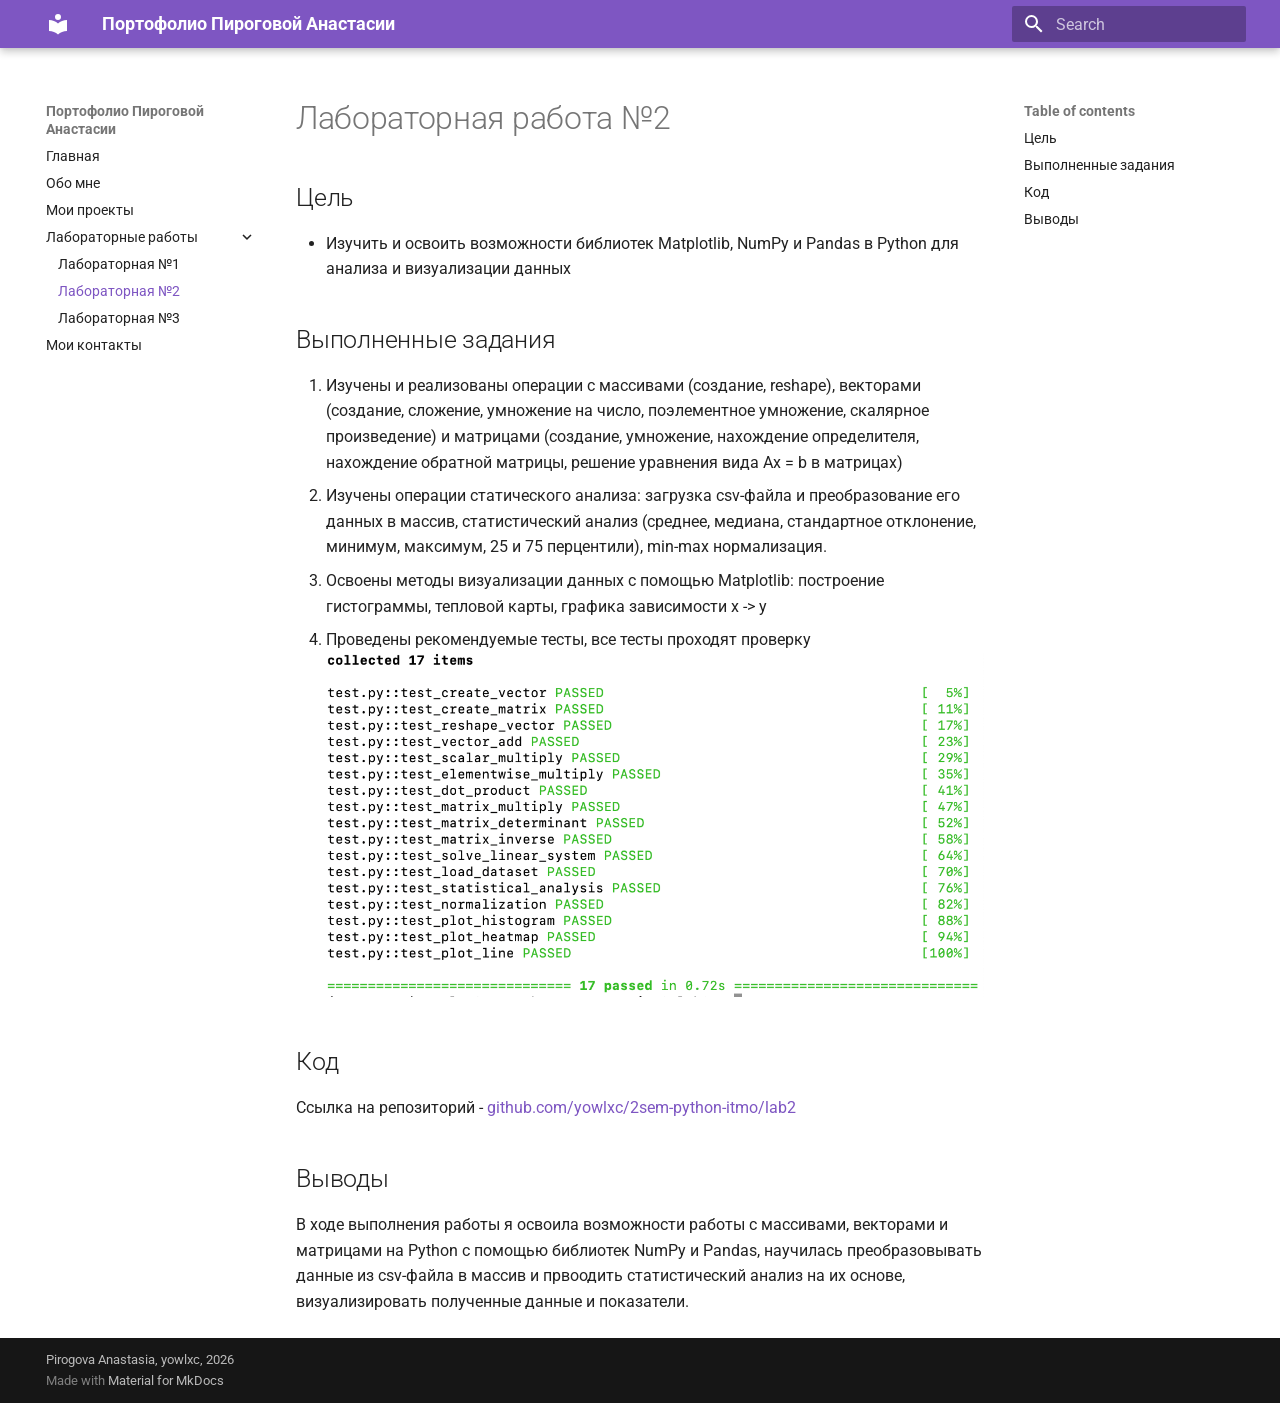
<file: docs/labs/lab2/index.html>
<!doctype html>
<html lang="en" class="no-js">
  <head>
    
      <meta charset="utf-8">
      <meta name="viewport" content="width=device-width,initial-scale=1">
      
      
        <meta name="author" content="Pirogova Anastasia">
      
      
        <link rel="canonical" href="https://yowlxc.github.io/labs/lab2/">
      
      
        <link rel="prev" href="../lab1/">
      
      
        <link rel="next" href="../lab3/">
      
      
        
      
      
      <link rel="icon" href="../../assets/images/favicon.png">
      <meta name="generator" content="mkdocs-1.6.1, mkdocs-material-9.7.5">
    
    
      
        <title>Лабораторная №2 - Портофолио Пироговой Анастасии</title>
      
    
    
      <link rel="stylesheet" href="../../assets/stylesheets/main.484c7ddc.min.css">
      
        
        <link rel="stylesheet" href="../../assets/stylesheets/palette.ab4e12ef.min.css">
      
      


    
    
      
    
    
      
        
        
        <link rel="preconnect" href="https://fonts.gstatic.com" crossorigin>
        <link rel="stylesheet" href="https://fonts.googleapis.com/css?family=Roboto:300,300i,400,400i,700,700i%7CRoboto+Mono:400,400i,700,700i&display=fallback">
        <style>:root{--md-text-font:"Roboto";--md-code-font:"Roboto Mono"}</style>
      
    
    
    <script>__md_scope=new URL("../..",location),__md_hash=e=>[...e].reduce(((e,_)=>(e<<5)-e+_.charCodeAt(0)),0),__md_get=(e,_=localStorage,t=__md_scope)=>JSON.parse(_.getItem(t.pathname+"."+e)),__md_set=(e,_,t=localStorage,a=__md_scope)=>{try{t.setItem(a.pathname+"."+e,JSON.stringify(_))}catch(e){}}</script>
    
      

    
    
  </head>
  
  
    
    
    
    
    
    <body dir="ltr" data-md-color-scheme="default" data-md-color-primary="deep-purple" data-md-color-accent="purple">
  
    
    <input class="md-toggle" data-md-toggle="drawer" type="checkbox" id="__drawer" autocomplete="off">
    <input class="md-toggle" data-md-toggle="search" type="checkbox" id="__search" autocomplete="off">
    <label class="md-overlay" for="__drawer"></label>
    <div data-md-component="skip">
      
        
        <a href="#no2" class="md-skip">
          Skip to content
        </a>
      
    </div>
    <div data-md-component="announce">
      
    </div>
    
    
      

  

<header class="md-header md-header--shadow" data-md-component="header">
  <nav class="md-header__inner md-grid" aria-label="Header">
    <a href="../.." title="Портофолио Пироговой Анастасии" class="md-header__button md-logo" aria-label="Портофолио Пироговой Анастасии" data-md-component="logo">
      
  
  <svg xmlns="http://www.w3.org/2000/svg" viewBox="0 0 24 24"><path d="M12 8a3 3 0 0 0 3-3 3 3 0 0 0-3-3 3 3 0 0 0-3 3 3 3 0 0 0 3 3m0 3.54C9.64 9.35 6.5 8 3 8v11c3.5 0 6.64 1.35 9 3.54 2.36-2.19 5.5-3.54 9-3.54V8c-3.5 0-6.64 1.35-9 3.54"/></svg>

    </a>
    <label class="md-header__button md-icon" for="__drawer">
      
      <svg xmlns="http://www.w3.org/2000/svg" viewBox="0 0 24 24"><path d="M3 6h18v2H3zm0 5h18v2H3zm0 5h18v2H3z"/></svg>
    </label>
    <div class="md-header__title" data-md-component="header-title">
      <div class="md-header__ellipsis">
        <div class="md-header__topic">
          <span class="md-ellipsis">
            Портофолио Пироговой Анастасии
          </span>
        </div>
        <div class="md-header__topic" data-md-component="header-topic">
          <span class="md-ellipsis">
            
              Лабораторная №2
            
          </span>
        </div>
      </div>
    </div>
    
      
    
    
    
    
      
      
        <label class="md-header__button md-icon" for="__search">
          
          <svg xmlns="http://www.w3.org/2000/svg" viewBox="0 0 24 24"><path d="M9.5 3A6.5 6.5 0 0 1 16 9.5c0 1.61-.59 3.09-1.56 4.23l.27.27h.79l5 5-1.5 1.5-5-5v-.79l-.27-.27A6.52 6.52 0 0 1 9.5 16 6.5 6.5 0 0 1 3 9.5 6.5 6.5 0 0 1 9.5 3m0 2C7 5 5 7 5 9.5S7 14 9.5 14 14 12 14 9.5 12 5 9.5 5"/></svg>
        </label>
        <div class="md-search" data-md-component="search" role="dialog">
  <label class="md-search__overlay" for="__search"></label>
  <div class="md-search__inner" role="search">
    <form class="md-search__form" name="search">
      <input type="text" class="md-search__input" name="query" aria-label="Search" placeholder="Search" autocapitalize="off" autocorrect="off" autocomplete="off" spellcheck="false" data-md-component="search-query" required>
      <label class="md-search__icon md-icon" for="__search">
        
        <svg xmlns="http://www.w3.org/2000/svg" viewBox="0 0 24 24"><path d="M9.5 3A6.5 6.5 0 0 1 16 9.5c0 1.61-.59 3.09-1.56 4.23l.27.27h.79l5 5-1.5 1.5-5-5v-.79l-.27-.27A6.52 6.52 0 0 1 9.5 16 6.5 6.5 0 0 1 3 9.5 6.5 6.5 0 0 1 9.5 3m0 2C7 5 5 7 5 9.5S7 14 9.5 14 14 12 14 9.5 12 5 9.5 5"/></svg>
        
        <svg xmlns="http://www.w3.org/2000/svg" viewBox="0 0 24 24"><path d="M20 11v2H8l5.5 5.5-1.42 1.42L4.16 12l7.92-7.92L13.5 5.5 8 11z"/></svg>
      </label>
      <nav class="md-search__options" aria-label="Search">
        
        <button type="reset" class="md-search__icon md-icon" title="Clear" aria-label="Clear" tabindex="-1">
          
          <svg xmlns="http://www.w3.org/2000/svg" viewBox="0 0 24 24"><path d="M19 6.41 17.59 5 12 10.59 6.41 5 5 6.41 10.59 12 5 17.59 6.41 19 12 13.41 17.59 19 19 17.59 13.41 12z"/></svg>
        </button>
      </nav>
      
        <div class="md-search__suggest" data-md-component="search-suggest"></div>
      
    </form>
    <div class="md-search__output">
      <div class="md-search__scrollwrap" tabindex="0" data-md-scrollfix>
        <div class="md-search-result" data-md-component="search-result">
          <div class="md-search-result__meta">
            Initializing search
          </div>
          <ol class="md-search-result__list" role="presentation"></ol>
        </div>
      </div>
    </div>
  </div>
</div>
      
    
    
  </nav>
  
</header>
    
    <div class="md-container" data-md-component="container">
      
      
        
          
        
      
      <main class="md-main" data-md-component="main">
        <div class="md-main__inner md-grid">
          
            
              
              <div class="md-sidebar md-sidebar--primary" data-md-component="sidebar" data-md-type="navigation" >
                <div class="md-sidebar__scrollwrap">
                  <div class="md-sidebar__inner">
                    



<nav class="md-nav md-nav--primary" aria-label="Navigation" data-md-level="0">
  <label class="md-nav__title" for="__drawer">
    <a href="../.." title="Портофолио Пироговой Анастасии" class="md-nav__button md-logo" aria-label="Портофолио Пироговой Анастасии" data-md-component="logo">
      
  
  <svg xmlns="http://www.w3.org/2000/svg" viewBox="0 0 24 24"><path d="M12 8a3 3 0 0 0 3-3 3 3 0 0 0-3-3 3 3 0 0 0-3 3 3 3 0 0 0 3 3m0 3.54C9.64 9.35 6.5 8 3 8v11c3.5 0 6.64 1.35 9 3.54 2.36-2.19 5.5-3.54 9-3.54V8c-3.5 0-6.64 1.35-9 3.54"/></svg>

    </a>
    Портофолио Пироговой Анастасии
  </label>
  
  <ul class="md-nav__list" data-md-scrollfix>
    
      
      
  
  
  
  
    <li class="md-nav__item">
      <a href="../.." class="md-nav__link">
        
  
  
  <span class="md-ellipsis">
    
  
    Главная
  

    
  </span>
  
  

      </a>
    </li>
  

    
      
      
  
  
  
  
    <li class="md-nav__item">
      <a href="../../about/" class="md-nav__link">
        
  
  
  <span class="md-ellipsis">
    
  
    Обо мне
  

    
  </span>
  
  

      </a>
    </li>
  

    
      
      
  
  
  
  
    <li class="md-nav__item">
      <a href="../../projects/" class="md-nav__link">
        
  
  
  <span class="md-ellipsis">
    
  
    Мои проекты
  

    
  </span>
  
  

      </a>
    </li>
  

    
      
      
  
  
    
  
  
  
    
    
    
    
    
    <li class="md-nav__item md-nav__item--active md-nav__item--nested">
      
        
        
        <input class="md-nav__toggle md-toggle " type="checkbox" id="__nav_4" checked>
        
          
          <label class="md-nav__link" for="__nav_4" id="__nav_4_label" tabindex="0">
            
  
  
  <span class="md-ellipsis">
    
  
    Лабораторные работы
  

    
  </span>
  
  

            <span class="md-nav__icon md-icon"></span>
          </label>
        
        <nav class="md-nav" data-md-level="1" aria-labelledby="__nav_4_label" aria-expanded="true">
          <label class="md-nav__title" for="__nav_4">
            <span class="md-nav__icon md-icon"></span>
            
  
    Лабораторные работы
  

          </label>
          <ul class="md-nav__list" data-md-scrollfix>
            
              
                
  
  
  
  
    <li class="md-nav__item">
      <a href="../lab1/" class="md-nav__link">
        
  
  
  <span class="md-ellipsis">
    
  
    Лабораторная №1
  

    
  </span>
  
  

      </a>
    </li>
  

              
            
              
                
  
  
    
  
  
  
    <li class="md-nav__item md-nav__item--active">
      
      <input class="md-nav__toggle md-toggle" type="checkbox" id="__toc">
      
      
        
      
      
        <label class="md-nav__link md-nav__link--active" for="__toc">
          
  
  
  <span class="md-ellipsis">
    
  
    Лабораторная №2
  

    
  </span>
  
  

          <span class="md-nav__icon md-icon"></span>
        </label>
      
      <a href="./" class="md-nav__link md-nav__link--active">
        
  
  
  <span class="md-ellipsis">
    
  
    Лабораторная №2
  

    
  </span>
  
  

      </a>
      
        

<nav class="md-nav md-nav--secondary" aria-label="Table of contents">
  
  
  
    
  
  
    <label class="md-nav__title" for="__toc">
      <span class="md-nav__icon md-icon"></span>
      Table of contents
    </label>
    <ul class="md-nav__list" data-md-component="toc" data-md-scrollfix>
      
        <li class="md-nav__item">
  <a href="#_1" class="md-nav__link">
    <span class="md-ellipsis">
      
        Цель
      
    </span>
  </a>
  
</li>
      
        <li class="md-nav__item">
  <a href="#_2" class="md-nav__link">
    <span class="md-ellipsis">
      
        Выполненные задания
      
    </span>
  </a>
  
</li>
      
        <li class="md-nav__item">
  <a href="#_3" class="md-nav__link">
    <span class="md-ellipsis">
      
        Код
      
    </span>
  </a>
  
</li>
      
        <li class="md-nav__item">
  <a href="#_4" class="md-nav__link">
    <span class="md-ellipsis">
      
        Выводы
      
    </span>
  </a>
  
</li>
      
    </ul>
  
</nav>
      
    </li>
  

              
            
              
                
  
  
  
  
    <li class="md-nav__item">
      <a href="../lab3/" class="md-nav__link">
        
  
  
  <span class="md-ellipsis">
    
  
    Лабораторная №3
  

    
  </span>
  
  

      </a>
    </li>
  

              
            
          </ul>
        </nav>
      
    </li>
  

    
      
      
  
  
  
  
    <li class="md-nav__item">
      <a href="../../contacts/" class="md-nav__link">
        
  
  
  <span class="md-ellipsis">
    
  
    Мои контакты
  

    
  </span>
  
  

      </a>
    </li>
  

    
  </ul>
</nav>
                  </div>
                </div>
              </div>
            
            
              
              <div class="md-sidebar md-sidebar--secondary" data-md-component="sidebar" data-md-type="toc" >
                <div class="md-sidebar__scrollwrap">
                  <div class="md-sidebar__inner">
                    

<nav class="md-nav md-nav--secondary" aria-label="Table of contents">
  
  
  
    
  
  
    <label class="md-nav__title" for="__toc">
      <span class="md-nav__icon md-icon"></span>
      Table of contents
    </label>
    <ul class="md-nav__list" data-md-component="toc" data-md-scrollfix>
      
        <li class="md-nav__item">
  <a href="#_1" class="md-nav__link">
    <span class="md-ellipsis">
      
        Цель
      
    </span>
  </a>
  
</li>
      
        <li class="md-nav__item">
  <a href="#_2" class="md-nav__link">
    <span class="md-ellipsis">
      
        Выполненные задания
      
    </span>
  </a>
  
</li>
      
        <li class="md-nav__item">
  <a href="#_3" class="md-nav__link">
    <span class="md-ellipsis">
      
        Код
      
    </span>
  </a>
  
</li>
      
        <li class="md-nav__item">
  <a href="#_4" class="md-nav__link">
    <span class="md-ellipsis">
      
        Выводы
      
    </span>
  </a>
  
</li>
      
    </ul>
  
</nav>
                  </div>
                </div>
              </div>
            
          
          
            <div class="md-content" data-md-component="content">
              
              <article class="md-content__inner md-typeset">
                
                  



<h1 id="no2">Лабораторная работа №2</h1>
<h2 id="_1">Цель</h2>
<ul>
<li>Изучить и освоить возможности библиотек Matplotlib, NumPy и Pandas в Python для анализа и визуализации данных</li>
</ul>
<h2 id="_2">Выполненные задания</h2>
<ol>
<li>Изучены и реализованы операции с массивами (создание, reshape), векторами (создание, сложение, умножение на число, поэлементное умножение, скалярное произведение) и матрицами (создание, умножение, нахождение определителя, нахождение обратной матрицы, решение уравнения вида Ax = b в матрицах)</li>
<li>Изучены операции статического анализа: загрузка csv-файла и преобразование его данных в массив, статистический анализ (среднее, медиана, стандартное отклонение, минимум, максимум, 25 и 75 перцентили), min-max нормализация.</li>
<li>Освоены методы визуализации данных с помощью Matplotlib: построение гистограммы, тепловой карты, графика зависимости x -&gt; y</li>
<li>Проведены рекомендуемые тесты, все тесты проходят проверку 
<img alt="alt text" src="../../jpg-memes/image.png" /></li>
</ol>
<h2 id="_3">Код</h2>
<p>Ссылка на репозиторий - <a href="https://github.com/yowlxc/2sem-python-itmo/tree/main/lab2">github.com/yowlxc/2sem-python-itmo/lab2</a></p>
<h2 id="_4">Выводы</h2>
<p>В ходе выполнения работы я освоила возможности работы с массивами, векторами и матрицами на Python c помощью библиотек NumPy и Pandas, научилась преобразовывать данные из csv-файла в массив и првоодить статистический анализ на их основе, визуализировать полученные данные и показатели. </p>












                
              </article>
            </div>
          
          
<script>var target=document.getElementById(location.hash.slice(1));target&&target.name&&(target.checked=target.name.startsWith("__tabbed_"))</script>
        </div>
        
      </main>
      
        <footer class="md-footer">
  
  <div class="md-footer-meta md-typeset">
    <div class="md-footer-meta__inner md-grid">
      <div class="md-copyright">
  
    <div class="md-copyright__highlight">
      Pirogova Anastasia, yowlxc, 2026
    </div>
  
  
    Made with
    <a href="https://squidfunk.github.io/mkdocs-material/" target="_blank" rel="noopener">
      Material for MkDocs
    </a>
  
</div>
      
    </div>
  </div>
</footer>
      
    </div>
    <div class="md-dialog" data-md-component="dialog">
      <div class="md-dialog__inner md-typeset"></div>
    </div>
    
    
    
      
      
      <script id="__config" type="application/json">{"annotate": null, "base": "../..", "features": ["content.code.copy", "search.suggest", "search.highlight"], "search": "../../assets/javascripts/workers/search.2c215733.min.js", "tags": null, "translations": {"clipboard.copied": "Copied to clipboard", "clipboard.copy": "Copy to clipboard", "search.result.more.one": "1 more on this page", "search.result.more.other": "# more on this page", "search.result.none": "No matching documents", "search.result.one": "1 matching document", "search.result.other": "# matching documents", "search.result.placeholder": "Type to start searching", "search.result.term.missing": "Missing", "select.version": "Select version"}, "version": null}</script>
    
    
      <script src="../../assets/javascripts/bundle.79ae519e.min.js"></script>
      
    
  </body>
</html>
</file>
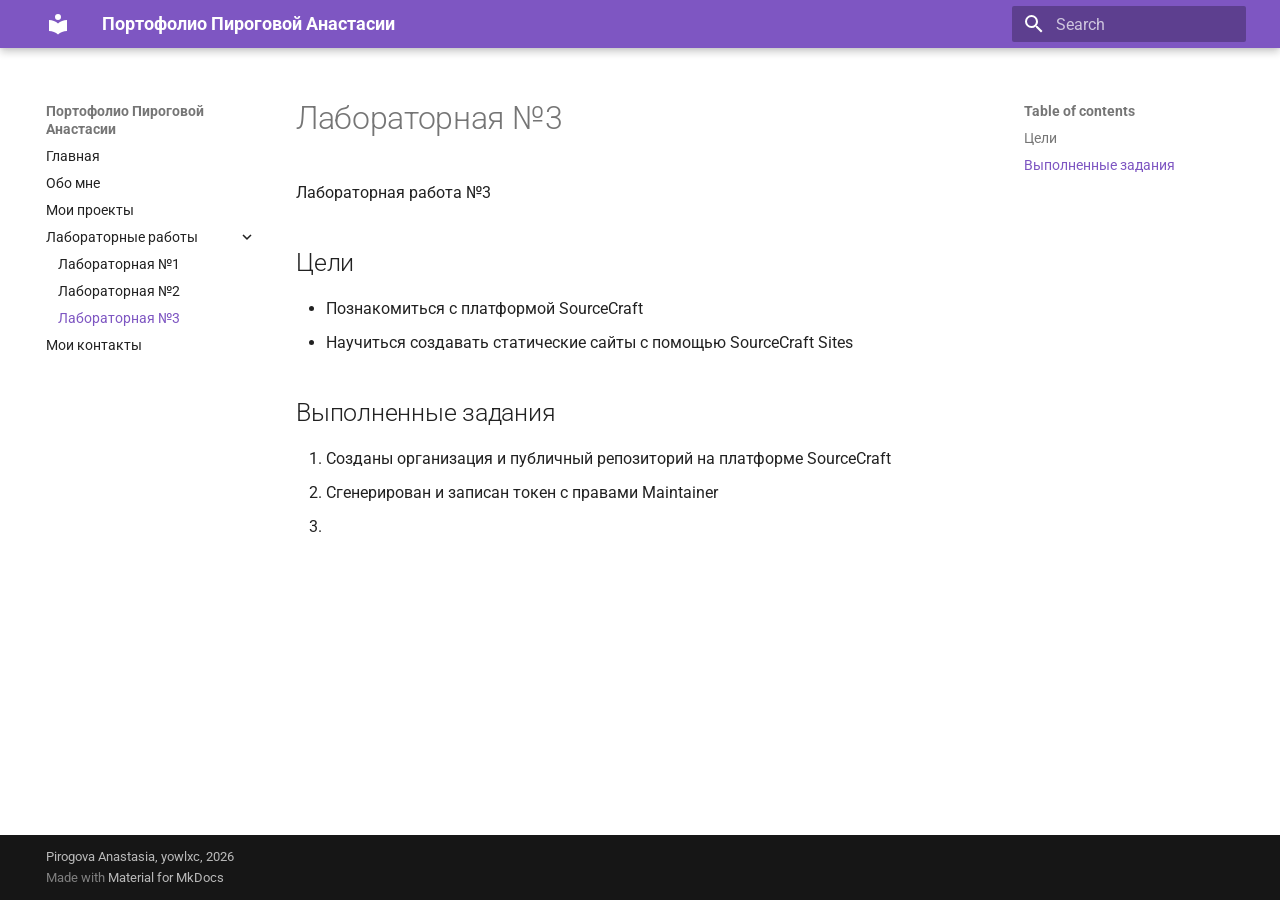
<file: docs/labs/lab3/index.html>
<!doctype html>
<html lang="en" class="no-js">
  <head>
    
      <meta charset="utf-8">
      <meta name="viewport" content="width=device-width,initial-scale=1">
      
      
        <meta name="author" content="Pirogova Anastasia">
      
      
        <link rel="canonical" href="https://yowlxc.github.io/labs/lab3/">
      
      
        <link rel="prev" href="../lab2/">
      
      
        <link rel="next" href="../../contacts/">
      
      
        
      
      
      <link rel="icon" href="../../assets/images/favicon.png">
      <meta name="generator" content="mkdocs-1.6.1, mkdocs-material-9.7.5">
    
    
      
        <title>Лабораторная №3 - Портофолио Пироговой Анастасии</title>
      
    
    
      <link rel="stylesheet" href="../../assets/stylesheets/main.484c7ddc.min.css">
      
        
        <link rel="stylesheet" href="../../assets/stylesheets/palette.ab4e12ef.min.css">
      
      


    
    
      
    
    
      
        
        
        <link rel="preconnect" href="https://fonts.gstatic.com" crossorigin>
        <link rel="stylesheet" href="https://fonts.googleapis.com/css?family=Roboto:300,300i,400,400i,700,700i%7CRoboto+Mono:400,400i,700,700i&display=fallback">
        <style>:root{--md-text-font:"Roboto";--md-code-font:"Roboto Mono"}</style>
      
    
    
    <script>__md_scope=new URL("../..",location),__md_hash=e=>[...e].reduce(((e,_)=>(e<<5)-e+_.charCodeAt(0)),0),__md_get=(e,_=localStorage,t=__md_scope)=>JSON.parse(_.getItem(t.pathname+"."+e)),__md_set=(e,_,t=localStorage,a=__md_scope)=>{try{t.setItem(a.pathname+"."+e,JSON.stringify(_))}catch(e){}}</script>
    
      

    
    
  </head>
  
  
    
    
    
    
    
    <body dir="ltr" data-md-color-scheme="default" data-md-color-primary="deep-purple" data-md-color-accent="purple">
  
    
    <input class="md-toggle" data-md-toggle="drawer" type="checkbox" id="__drawer" autocomplete="off">
    <input class="md-toggle" data-md-toggle="search" type="checkbox" id="__search" autocomplete="off">
    <label class="md-overlay" for="__drawer"></label>
    <div data-md-component="skip">
      
        
        <a href="#_1" class="md-skip">
          Skip to content
        </a>
      
    </div>
    <div data-md-component="announce">
      
    </div>
    
    
      

  

<header class="md-header md-header--shadow" data-md-component="header">
  <nav class="md-header__inner md-grid" aria-label="Header">
    <a href="../.." title="Портофолио Пироговой Анастасии" class="md-header__button md-logo" aria-label="Портофолио Пироговой Анастасии" data-md-component="logo">
      
  
  <svg xmlns="http://www.w3.org/2000/svg" viewBox="0 0 24 24"><path d="M12 8a3 3 0 0 0 3-3 3 3 0 0 0-3-3 3 3 0 0 0-3 3 3 3 0 0 0 3 3m0 3.54C9.64 9.35 6.5 8 3 8v11c3.5 0 6.64 1.35 9 3.54 2.36-2.19 5.5-3.54 9-3.54V8c-3.5 0-6.64 1.35-9 3.54"/></svg>

    </a>
    <label class="md-header__button md-icon" for="__drawer">
      
      <svg xmlns="http://www.w3.org/2000/svg" viewBox="0 0 24 24"><path d="M3 6h18v2H3zm0 5h18v2H3zm0 5h18v2H3z"/></svg>
    </label>
    <div class="md-header__title" data-md-component="header-title">
      <div class="md-header__ellipsis">
        <div class="md-header__topic">
          <span class="md-ellipsis">
            Портофолио Пироговой Анастасии
          </span>
        </div>
        <div class="md-header__topic" data-md-component="header-topic">
          <span class="md-ellipsis">
            
              Лабораторная №3
            
          </span>
        </div>
      </div>
    </div>
    
      
    
    
    
    
      
      
        <label class="md-header__button md-icon" for="__search">
          
          <svg xmlns="http://www.w3.org/2000/svg" viewBox="0 0 24 24"><path d="M9.5 3A6.5 6.5 0 0 1 16 9.5c0 1.61-.59 3.09-1.56 4.23l.27.27h.79l5 5-1.5 1.5-5-5v-.79l-.27-.27A6.52 6.52 0 0 1 9.5 16 6.5 6.5 0 0 1 3 9.5 6.5 6.5 0 0 1 9.5 3m0 2C7 5 5 7 5 9.5S7 14 9.5 14 14 12 14 9.5 12 5 9.5 5"/></svg>
        </label>
        <div class="md-search" data-md-component="search" role="dialog">
  <label class="md-search__overlay" for="__search"></label>
  <div class="md-search__inner" role="search">
    <form class="md-search__form" name="search">
      <input type="text" class="md-search__input" name="query" aria-label="Search" placeholder="Search" autocapitalize="off" autocorrect="off" autocomplete="off" spellcheck="false" data-md-component="search-query" required>
      <label class="md-search__icon md-icon" for="__search">
        
        <svg xmlns="http://www.w3.org/2000/svg" viewBox="0 0 24 24"><path d="M9.5 3A6.5 6.5 0 0 1 16 9.5c0 1.61-.59 3.09-1.56 4.23l.27.27h.79l5 5-1.5 1.5-5-5v-.79l-.27-.27A6.52 6.52 0 0 1 9.5 16 6.5 6.5 0 0 1 3 9.5 6.5 6.5 0 0 1 9.5 3m0 2C7 5 5 7 5 9.5S7 14 9.5 14 14 12 14 9.5 12 5 9.5 5"/></svg>
        
        <svg xmlns="http://www.w3.org/2000/svg" viewBox="0 0 24 24"><path d="M20 11v2H8l5.5 5.5-1.42 1.42L4.16 12l7.92-7.92L13.5 5.5 8 11z"/></svg>
      </label>
      <nav class="md-search__options" aria-label="Search">
        
        <button type="reset" class="md-search__icon md-icon" title="Clear" aria-label="Clear" tabindex="-1">
          
          <svg xmlns="http://www.w3.org/2000/svg" viewBox="0 0 24 24"><path d="M19 6.41 17.59 5 12 10.59 6.41 5 5 6.41 10.59 12 5 17.59 6.41 19 12 13.41 17.59 19 19 17.59 13.41 12z"/></svg>
        </button>
      </nav>
      
        <div class="md-search__suggest" data-md-component="search-suggest"></div>
      
    </form>
    <div class="md-search__output">
      <div class="md-search__scrollwrap" tabindex="0" data-md-scrollfix>
        <div class="md-search-result" data-md-component="search-result">
          <div class="md-search-result__meta">
            Initializing search
          </div>
          <ol class="md-search-result__list" role="presentation"></ol>
        </div>
      </div>
    </div>
  </div>
</div>
      
    
    
  </nav>
  
</header>
    
    <div class="md-container" data-md-component="container">
      
      
        
          
        
      
      <main class="md-main" data-md-component="main">
        <div class="md-main__inner md-grid">
          
            
              
              <div class="md-sidebar md-sidebar--primary" data-md-component="sidebar" data-md-type="navigation" >
                <div class="md-sidebar__scrollwrap">
                  <div class="md-sidebar__inner">
                    



<nav class="md-nav md-nav--primary" aria-label="Navigation" data-md-level="0">
  <label class="md-nav__title" for="__drawer">
    <a href="../.." title="Портофолио Пироговой Анастасии" class="md-nav__button md-logo" aria-label="Портофолио Пироговой Анастасии" data-md-component="logo">
      
  
  <svg xmlns="http://www.w3.org/2000/svg" viewBox="0 0 24 24"><path d="M12 8a3 3 0 0 0 3-3 3 3 0 0 0-3-3 3 3 0 0 0-3 3 3 3 0 0 0 3 3m0 3.54C9.64 9.35 6.5 8 3 8v11c3.5 0 6.64 1.35 9 3.54 2.36-2.19 5.5-3.54 9-3.54V8c-3.5 0-6.64 1.35-9 3.54"/></svg>

    </a>
    Портофолио Пироговой Анастасии
  </label>
  
  <ul class="md-nav__list" data-md-scrollfix>
    
      
      
  
  
  
  
    <li class="md-nav__item">
      <a href="../.." class="md-nav__link">
        
  
  
  <span class="md-ellipsis">
    
  
    Главная
  

    
  </span>
  
  

      </a>
    </li>
  

    
      
      
  
  
  
  
    <li class="md-nav__item">
      <a href="../../about/" class="md-nav__link">
        
  
  
  <span class="md-ellipsis">
    
  
    Обо мне
  

    
  </span>
  
  

      </a>
    </li>
  

    
      
      
  
  
  
  
    <li class="md-nav__item">
      <a href="../../projects/" class="md-nav__link">
        
  
  
  <span class="md-ellipsis">
    
  
    Мои проекты
  

    
  </span>
  
  

      </a>
    </li>
  

    
      
      
  
  
    
  
  
  
    
    
    
    
    
    <li class="md-nav__item md-nav__item--active md-nav__item--nested">
      
        
        
        <input class="md-nav__toggle md-toggle " type="checkbox" id="__nav_4" checked>
        
          
          <label class="md-nav__link" for="__nav_4" id="__nav_4_label" tabindex="0">
            
  
  
  <span class="md-ellipsis">
    
  
    Лабораторные работы
  

    
  </span>
  
  

            <span class="md-nav__icon md-icon"></span>
          </label>
        
        <nav class="md-nav" data-md-level="1" aria-labelledby="__nav_4_label" aria-expanded="true">
          <label class="md-nav__title" for="__nav_4">
            <span class="md-nav__icon md-icon"></span>
            
  
    Лабораторные работы
  

          </label>
          <ul class="md-nav__list" data-md-scrollfix>
            
              
                
  
  
  
  
    <li class="md-nav__item">
      <a href="../lab1/" class="md-nav__link">
        
  
  
  <span class="md-ellipsis">
    
  
    Лабораторная №1
  

    
  </span>
  
  

      </a>
    </li>
  

              
            
              
                
  
  
  
  
    <li class="md-nav__item">
      <a href="../lab2/" class="md-nav__link">
        
  
  
  <span class="md-ellipsis">
    
  
    Лабораторная №2
  

    
  </span>
  
  

      </a>
    </li>
  

              
            
              
                
  
  
    
  
  
  
    <li class="md-nav__item md-nav__item--active">
      
      <input class="md-nav__toggle md-toggle" type="checkbox" id="__toc">
      
      
      
        <label class="md-nav__link md-nav__link--active" for="__toc">
          
  
  
  <span class="md-ellipsis">
    
  
    Лабораторная №3
  

    
  </span>
  
  

          <span class="md-nav__icon md-icon"></span>
        </label>
      
      <a href="./" class="md-nav__link md-nav__link--active">
        
  
  
  <span class="md-ellipsis">
    
  
    Лабораторная №3
  

    
  </span>
  
  

      </a>
      
        

<nav class="md-nav md-nav--secondary" aria-label="Table of contents">
  
  
  
  
    <label class="md-nav__title" for="__toc">
      <span class="md-nav__icon md-icon"></span>
      Table of contents
    </label>
    <ul class="md-nav__list" data-md-component="toc" data-md-scrollfix>
      
        <li class="md-nav__item">
  <a href="#_1" class="md-nav__link">
    <span class="md-ellipsis">
      
        Цели
      
    </span>
  </a>
  
</li>
      
        <li class="md-nav__item">
  <a href="#_2" class="md-nav__link">
    <span class="md-ellipsis">
      
        Выполненные задания
      
    </span>
  </a>
  
</li>
      
    </ul>
  
</nav>
      
    </li>
  

              
            
          </ul>
        </nav>
      
    </li>
  

    
      
      
  
  
  
  
    <li class="md-nav__item">
      <a href="../../contacts/" class="md-nav__link">
        
  
  
  <span class="md-ellipsis">
    
  
    Мои контакты
  

    
  </span>
  
  

      </a>
    </li>
  

    
  </ul>
</nav>
                  </div>
                </div>
              </div>
            
            
              
              <div class="md-sidebar md-sidebar--secondary" data-md-component="sidebar" data-md-type="toc" >
                <div class="md-sidebar__scrollwrap">
                  <div class="md-sidebar__inner">
                    

<nav class="md-nav md-nav--secondary" aria-label="Table of contents">
  
  
  
  
    <label class="md-nav__title" for="__toc">
      <span class="md-nav__icon md-icon"></span>
      Table of contents
    </label>
    <ul class="md-nav__list" data-md-component="toc" data-md-scrollfix>
      
        <li class="md-nav__item">
  <a href="#_1" class="md-nav__link">
    <span class="md-ellipsis">
      
        Цели
      
    </span>
  </a>
  
</li>
      
        <li class="md-nav__item">
  <a href="#_2" class="md-nav__link">
    <span class="md-ellipsis">
      
        Выполненные задания
      
    </span>
  </a>
  
</li>
      
    </ul>
  
</nav>
                  </div>
                </div>
              </div>
            
          
          
            <div class="md-content" data-md-component="content">
              
              <article class="md-content__inner md-typeset">
                
                  



  <h1>Лабораторная №3</h1>

<p>Лабораторная работа №3</p>
<h2 id="_1">Цели</h2>
<ul>
<li>Познакомиться с платформой SourceCraft</li>
<li>Научиться создавать статические сайты с помощью SourceCraft Sites</li>
</ul>
<h2 id="_2">Выполненные задания</h2>
<ol>
<li>Созданы организация и публичный репозиторий на платформе SourceCraft</li>
<li>Сгенерирован и записан токен с правами Maintainer</li>
<li></li>
</ol>












                
              </article>
            </div>
          
          
<script>var target=document.getElementById(location.hash.slice(1));target&&target.name&&(target.checked=target.name.startsWith("__tabbed_"))</script>
        </div>
        
      </main>
      
        <footer class="md-footer">
  
  <div class="md-footer-meta md-typeset">
    <div class="md-footer-meta__inner md-grid">
      <div class="md-copyright">
  
    <div class="md-copyright__highlight">
      Pirogova Anastasia, yowlxc, 2026
    </div>
  
  
    Made with
    <a href="https://squidfunk.github.io/mkdocs-material/" target="_blank" rel="noopener">
      Material for MkDocs
    </a>
  
</div>
      
    </div>
  </div>
</footer>
      
    </div>
    <div class="md-dialog" data-md-component="dialog">
      <div class="md-dialog__inner md-typeset"></div>
    </div>
    
    
    
      
      
      <script id="__config" type="application/json">{"annotate": null, "base": "../..", "features": ["content.code.copy", "search.suggest", "search.highlight"], "search": "../../assets/javascripts/workers/search.2c215733.min.js", "tags": null, "translations": {"clipboard.copied": "Copied to clipboard", "clipboard.copy": "Copy to clipboard", "search.result.more.one": "1 more on this page", "search.result.more.other": "# more on this page", "search.result.none": "No matching documents", "search.result.one": "1 matching document", "search.result.other": "# matching documents", "search.result.placeholder": "Type to start searching", "search.result.term.missing": "Missing", "select.version": "Select version"}, "version": null}</script>
    
    
      <script src="../../assets/javascripts/bundle.79ae519e.min.js"></script>
      
    
  </body>
</html>
</file>
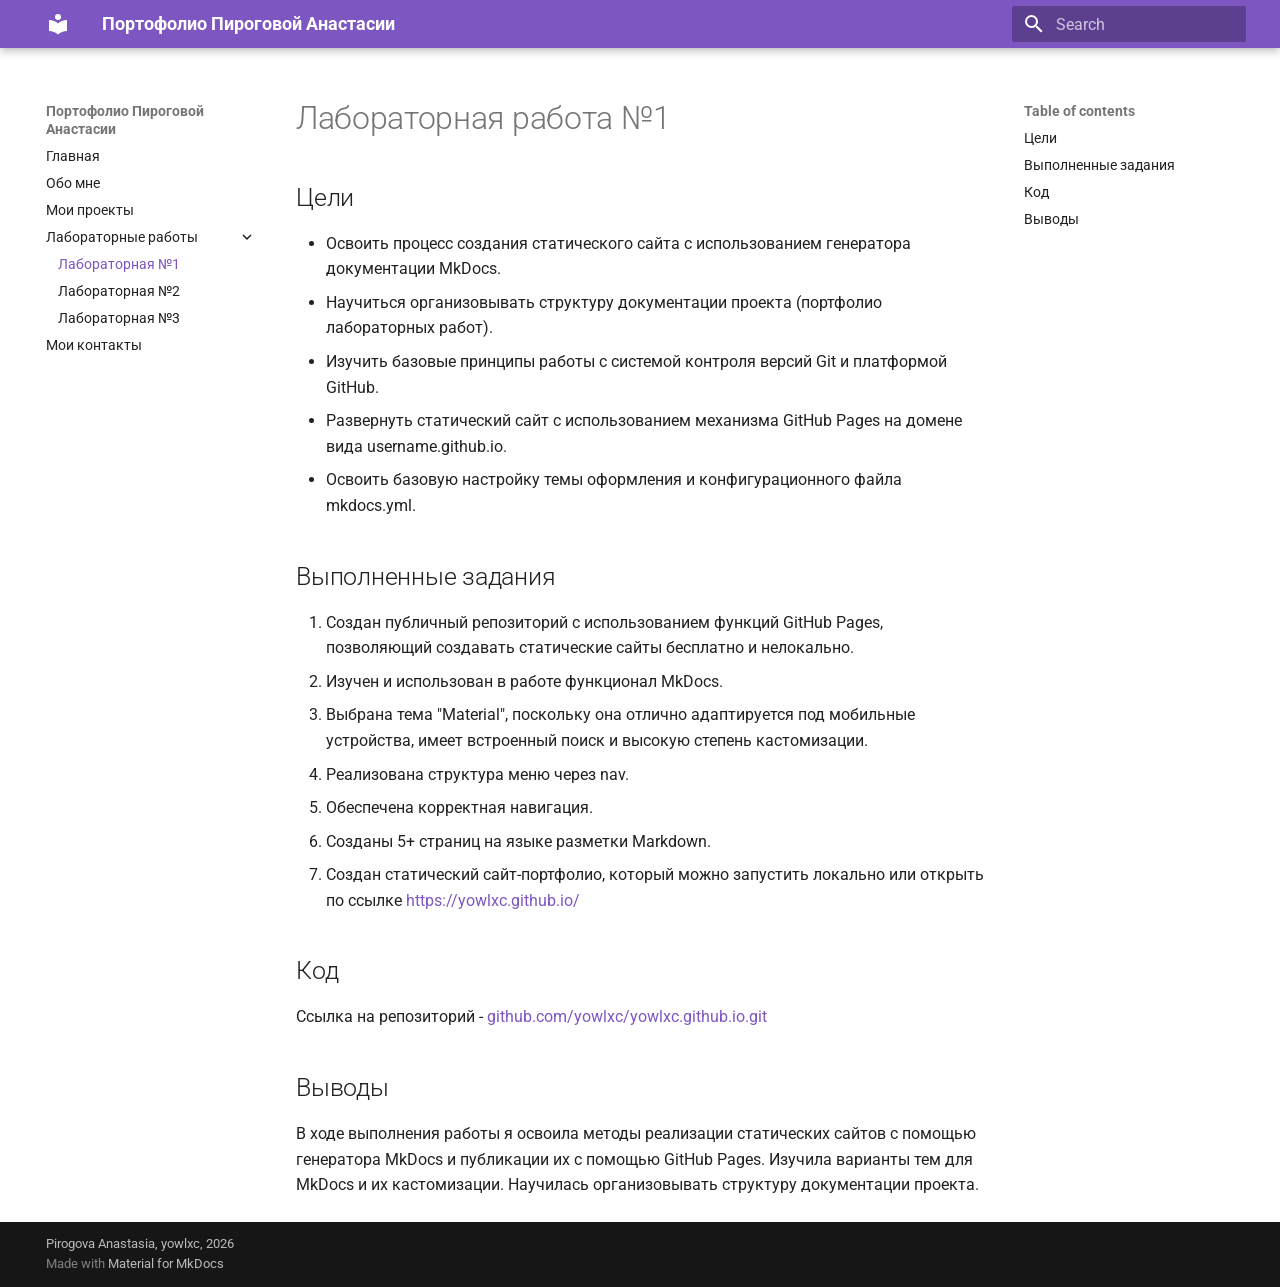
<file: source/site/labs/lab1/index.html>
<!doctype html>
<html lang="en" class="no-js">
  <head>
    
      <meta charset="utf-8">
      <meta name="viewport" content="width=device-width,initial-scale=1">
      
      
        <meta name="author" content="Pirogova Anastasia">
      
      
        <link rel="canonical" href="https://yowlxc.github.io/labs/lab1/">
      
      
        <link rel="prev" href="../../projects/">
      
      
        <link rel="next" href="../lab2/">
      
      
        
      
      
      <link rel="icon" href="../../assets/images/favicon.png">
      <meta name="generator" content="mkdocs-1.6.1, mkdocs-material-9.7.5">
    
    
      
        <title>Лабораторная №1 - Портофолио Пироговой Анастасии</title>
      
    
    
      <link rel="stylesheet" href="../../assets/stylesheets/main.484c7ddc.min.css">
      
        
        <link rel="stylesheet" href="../../assets/stylesheets/palette.ab4e12ef.min.css">
      
      


    
    
      
    
    
      
        
        
        <link rel="preconnect" href="https://fonts.gstatic.com" crossorigin>
        <link rel="stylesheet" href="https://fonts.googleapis.com/css?family=Roboto:300,300i,400,400i,700,700i%7CRoboto+Mono:400,400i,700,700i&display=fallback">
        <style>:root{--md-text-font:"Roboto";--md-code-font:"Roboto Mono"}</style>
      
    
    
    <script>__md_scope=new URL("../..",location),__md_hash=e=>[...e].reduce(((e,_)=>(e<<5)-e+_.charCodeAt(0)),0),__md_get=(e,_=localStorage,t=__md_scope)=>JSON.parse(_.getItem(t.pathname+"."+e)),__md_set=(e,_,t=localStorage,a=__md_scope)=>{try{t.setItem(a.pathname+"."+e,JSON.stringify(_))}catch(e){}}</script>
    
      

    
    
  </head>
  
  
    
    
    
    
    
    <body dir="ltr" data-md-color-scheme="default" data-md-color-primary="deep-purple" data-md-color-accent="purple">
  
    
    <input class="md-toggle" data-md-toggle="drawer" type="checkbox" id="__drawer" autocomplete="off">
    <input class="md-toggle" data-md-toggle="search" type="checkbox" id="__search" autocomplete="off">
    <label class="md-overlay" for="__drawer"></label>
    <div data-md-component="skip">
      
        
        <a href="#no1" class="md-skip">
          Skip to content
        </a>
      
    </div>
    <div data-md-component="announce">
      
    </div>
    
    
      

  

<header class="md-header md-header--shadow" data-md-component="header">
  <nav class="md-header__inner md-grid" aria-label="Header">
    <a href="../.." title="Портофолио Пироговой Анастасии" class="md-header__button md-logo" aria-label="Портофолио Пироговой Анастасии" data-md-component="logo">
      
  
  <svg xmlns="http://www.w3.org/2000/svg" viewBox="0 0 24 24"><path d="M12 8a3 3 0 0 0 3-3 3 3 0 0 0-3-3 3 3 0 0 0-3 3 3 3 0 0 0 3 3m0 3.54C9.64 9.35 6.5 8 3 8v11c3.5 0 6.64 1.35 9 3.54 2.36-2.19 5.5-3.54 9-3.54V8c-3.5 0-6.64 1.35-9 3.54"/></svg>

    </a>
    <label class="md-header__button md-icon" for="__drawer">
      
      <svg xmlns="http://www.w3.org/2000/svg" viewBox="0 0 24 24"><path d="M3 6h18v2H3zm0 5h18v2H3zm0 5h18v2H3z"/></svg>
    </label>
    <div class="md-header__title" data-md-component="header-title">
      <div class="md-header__ellipsis">
        <div class="md-header__topic">
          <span class="md-ellipsis">
            Портофолио Пироговой Анастасии
          </span>
        </div>
        <div class="md-header__topic" data-md-component="header-topic">
          <span class="md-ellipsis">
            
              Лабораторная №1
            
          </span>
        </div>
      </div>
    </div>
    
      
    
    
    
    
      
      
        <label class="md-header__button md-icon" for="__search">
          
          <svg xmlns="http://www.w3.org/2000/svg" viewBox="0 0 24 24"><path d="M9.5 3A6.5 6.5 0 0 1 16 9.5c0 1.61-.59 3.09-1.56 4.23l.27.27h.79l5 5-1.5 1.5-5-5v-.79l-.27-.27A6.52 6.52 0 0 1 9.5 16 6.5 6.5 0 0 1 3 9.5 6.5 6.5 0 0 1 9.5 3m0 2C7 5 5 7 5 9.5S7 14 9.5 14 14 12 14 9.5 12 5 9.5 5"/></svg>
        </label>
        <div class="md-search" data-md-component="search" role="dialog">
  <label class="md-search__overlay" for="__search"></label>
  <div class="md-search__inner" role="search">
    <form class="md-search__form" name="search">
      <input type="text" class="md-search__input" name="query" aria-label="Search" placeholder="Search" autocapitalize="off" autocorrect="off" autocomplete="off" spellcheck="false" data-md-component="search-query" required>
      <label class="md-search__icon md-icon" for="__search">
        
        <svg xmlns="http://www.w3.org/2000/svg" viewBox="0 0 24 24"><path d="M9.5 3A6.5 6.5 0 0 1 16 9.5c0 1.61-.59 3.09-1.56 4.23l.27.27h.79l5 5-1.5 1.5-5-5v-.79l-.27-.27A6.52 6.52 0 0 1 9.5 16 6.5 6.5 0 0 1 3 9.5 6.5 6.5 0 0 1 9.5 3m0 2C7 5 5 7 5 9.5S7 14 9.5 14 14 12 14 9.5 12 5 9.5 5"/></svg>
        
        <svg xmlns="http://www.w3.org/2000/svg" viewBox="0 0 24 24"><path d="M20 11v2H8l5.5 5.5-1.42 1.42L4.16 12l7.92-7.92L13.5 5.5 8 11z"/></svg>
      </label>
      <nav class="md-search__options" aria-label="Search">
        
        <button type="reset" class="md-search__icon md-icon" title="Clear" aria-label="Clear" tabindex="-1">
          
          <svg xmlns="http://www.w3.org/2000/svg" viewBox="0 0 24 24"><path d="M19 6.41 17.59 5 12 10.59 6.41 5 5 6.41 10.59 12 5 17.59 6.41 19 12 13.41 17.59 19 19 17.59 13.41 12z"/></svg>
        </button>
      </nav>
      
        <div class="md-search__suggest" data-md-component="search-suggest"></div>
      
    </form>
    <div class="md-search__output">
      <div class="md-search__scrollwrap" tabindex="0" data-md-scrollfix>
        <div class="md-search-result" data-md-component="search-result">
          <div class="md-search-result__meta">
            Initializing search
          </div>
          <ol class="md-search-result__list" role="presentation"></ol>
        </div>
      </div>
    </div>
  </div>
</div>
      
    
    
  </nav>
  
</header>
    
    <div class="md-container" data-md-component="container">
      
      
        
          
        
      
      <main class="md-main" data-md-component="main">
        <div class="md-main__inner md-grid">
          
            
              
              <div class="md-sidebar md-sidebar--primary" data-md-component="sidebar" data-md-type="navigation" >
                <div class="md-sidebar__scrollwrap">
                  <div class="md-sidebar__inner">
                    



<nav class="md-nav md-nav--primary" aria-label="Navigation" data-md-level="0">
  <label class="md-nav__title" for="__drawer">
    <a href="../.." title="Портофолио Пироговой Анастасии" class="md-nav__button md-logo" aria-label="Портофолио Пироговой Анастасии" data-md-component="logo">
      
  
  <svg xmlns="http://www.w3.org/2000/svg" viewBox="0 0 24 24"><path d="M12 8a3 3 0 0 0 3-3 3 3 0 0 0-3-3 3 3 0 0 0-3 3 3 3 0 0 0 3 3m0 3.54C9.64 9.35 6.5 8 3 8v11c3.5 0 6.64 1.35 9 3.54 2.36-2.19 5.5-3.54 9-3.54V8c-3.5 0-6.64 1.35-9 3.54"/></svg>

    </a>
    Портофолио Пироговой Анастасии
  </label>
  
  <ul class="md-nav__list" data-md-scrollfix>
    
      
      
  
  
  
  
    <li class="md-nav__item">
      <a href="../.." class="md-nav__link">
        
  
  
  <span class="md-ellipsis">
    
  
    Главная
  

    
  </span>
  
  

      </a>
    </li>
  

    
      
      
  
  
  
  
    <li class="md-nav__item">
      <a href="../../about/" class="md-nav__link">
        
  
  
  <span class="md-ellipsis">
    
  
    Обо мне
  

    
  </span>
  
  

      </a>
    </li>
  

    
      
      
  
  
  
  
    <li class="md-nav__item">
      <a href="../../projects/" class="md-nav__link">
        
  
  
  <span class="md-ellipsis">
    
  
    Мои проекты
  

    
  </span>
  
  

      </a>
    </li>
  

    
      
      
  
  
    
  
  
  
    
    
    
    
    
    <li class="md-nav__item md-nav__item--active md-nav__item--nested">
      
        
        
        <input class="md-nav__toggle md-toggle " type="checkbox" id="__nav_4" checked>
        
          
          <label class="md-nav__link" for="__nav_4" id="__nav_4_label" tabindex="0">
            
  
  
  <span class="md-ellipsis">
    
  
    Лабораторные работы
  

    
  </span>
  
  

            <span class="md-nav__icon md-icon"></span>
          </label>
        
        <nav class="md-nav" data-md-level="1" aria-labelledby="__nav_4_label" aria-expanded="true">
          <label class="md-nav__title" for="__nav_4">
            <span class="md-nav__icon md-icon"></span>
            
  
    Лабораторные работы
  

          </label>
          <ul class="md-nav__list" data-md-scrollfix>
            
              
                
  
  
    
  
  
  
    <li class="md-nav__item md-nav__item--active">
      
      <input class="md-nav__toggle md-toggle" type="checkbox" id="__toc">
      
      
        
      
      
        <label class="md-nav__link md-nav__link--active" for="__toc">
          
  
  
  <span class="md-ellipsis">
    
  
    Лабораторная №1
  

    
  </span>
  
  

          <span class="md-nav__icon md-icon"></span>
        </label>
      
      <a href="./" class="md-nav__link md-nav__link--active">
        
  
  
  <span class="md-ellipsis">
    
  
    Лабораторная №1
  

    
  </span>
  
  

      </a>
      
        

<nav class="md-nav md-nav--secondary" aria-label="Table of contents">
  
  
  
    
  
  
    <label class="md-nav__title" for="__toc">
      <span class="md-nav__icon md-icon"></span>
      Table of contents
    </label>
    <ul class="md-nav__list" data-md-component="toc" data-md-scrollfix>
      
        <li class="md-nav__item">
  <a href="#_1" class="md-nav__link">
    <span class="md-ellipsis">
      
        Цели
      
    </span>
  </a>
  
</li>
      
        <li class="md-nav__item">
  <a href="#_2" class="md-nav__link">
    <span class="md-ellipsis">
      
        Выполненные задания
      
    </span>
  </a>
  
</li>
      
        <li class="md-nav__item">
  <a href="#_3" class="md-nav__link">
    <span class="md-ellipsis">
      
        Код
      
    </span>
  </a>
  
</li>
      
        <li class="md-nav__item">
  <a href="#_4" class="md-nav__link">
    <span class="md-ellipsis">
      
        Выводы
      
    </span>
  </a>
  
</li>
      
    </ul>
  
</nav>
      
    </li>
  

              
            
              
                
  
  
  
  
    <li class="md-nav__item">
      <a href="../lab2/" class="md-nav__link">
        
  
  
  <span class="md-ellipsis">
    
  
    Лабораторная №2
  

    
  </span>
  
  

      </a>
    </li>
  

              
            
              
                
  
  
  
  
    <li class="md-nav__item">
      <a href="../lab3/" class="md-nav__link">
        
  
  
  <span class="md-ellipsis">
    
  
    Лабораторная №3
  

    
  </span>
  
  

      </a>
    </li>
  

              
            
          </ul>
        </nav>
      
    </li>
  

    
      
      
  
  
  
  
    <li class="md-nav__item">
      <a href="../../contacts/" class="md-nav__link">
        
  
  
  <span class="md-ellipsis">
    
  
    Мои контакты
  

    
  </span>
  
  

      </a>
    </li>
  

    
  </ul>
</nav>
                  </div>
                </div>
              </div>
            
            
              
              <div class="md-sidebar md-sidebar--secondary" data-md-component="sidebar" data-md-type="toc" >
                <div class="md-sidebar__scrollwrap">
                  <div class="md-sidebar__inner">
                    

<nav class="md-nav md-nav--secondary" aria-label="Table of contents">
  
  
  
    
  
  
    <label class="md-nav__title" for="__toc">
      <span class="md-nav__icon md-icon"></span>
      Table of contents
    </label>
    <ul class="md-nav__list" data-md-component="toc" data-md-scrollfix>
      
        <li class="md-nav__item">
  <a href="#_1" class="md-nav__link">
    <span class="md-ellipsis">
      
        Цели
      
    </span>
  </a>
  
</li>
      
        <li class="md-nav__item">
  <a href="#_2" class="md-nav__link">
    <span class="md-ellipsis">
      
        Выполненные задания
      
    </span>
  </a>
  
</li>
      
        <li class="md-nav__item">
  <a href="#_3" class="md-nav__link">
    <span class="md-ellipsis">
      
        Код
      
    </span>
  </a>
  
</li>
      
        <li class="md-nav__item">
  <a href="#_4" class="md-nav__link">
    <span class="md-ellipsis">
      
        Выводы
      
    </span>
  </a>
  
</li>
      
    </ul>
  
</nav>
                  </div>
                </div>
              </div>
            
          
          
            <div class="md-content" data-md-component="content">
              
              <article class="md-content__inner md-typeset">
                
                  



<h1 id="no1">Лабораторная работа №1</h1>
<h2 id="_1">Цели</h2>
<ul>
<li>Освоить процесс создания статического сайта с использованием генератора документации MkDocs.</li>
<li>Научиться организовывать структуру документации проекта (портфолио лабораторных работ).</li>
<li>Изучить базовые принципы работы с системой контроля версий Git и платформой GitHub.</li>
<li>Развернуть статический сайт с использованием механизма GitHub Pages на домене вида username.github.io.</li>
<li>Освоить базовую настройку темы оформления и конфигурационного файла mkdocs.yml.</li>
</ul>
<h2 id="_2">Выполненные задания</h2>
<ol>
<li>Создан публичный репозиторий с использованием функций GitHub Pages, позволяющий создавать статические сайты бесплатно и нелокально.</li>
<li>Изучен и использован в работе функционал MkDocs.</li>
<li>Выбрана тема "Material", поскольку она отлично адаптируется под мобильные устройства, имеет встроенный поиск и высокую степень кастомизации.</li>
<li>Реализована структура меню через nav.</li>
<li>Обеспечена корректная навигация.</li>
<li>Созданы 5+ страниц на языке разметки Markdown.</li>
<li>Создан статический сайт-портфолио, который можно запустить локально или открыть по ссылке <a href="https://yowlxc.github.io/">https://yowlxc.github.io/</a></li>
</ol>
<h2 id="_3">Код</h2>
<p>Ссылка на репозиторий - <a href="https://github.com/yowlxc/yowlxc.github.io.git">github.com/yowlxc/yowlxc.github.io.git</a></p>
<h2 id="_4">Выводы</h2>
<p>В ходе выполнения работы я освоила методы реализации статических сайтов с помощью генератора MkDocs и публикации их с помощью GitHub Pages. Изучила варианты тем для MkDocs и их кастомизации. Научилась организовывать структуру документации проекта.</p>












                
              </article>
            </div>
          
          
<script>var target=document.getElementById(location.hash.slice(1));target&&target.name&&(target.checked=target.name.startsWith("__tabbed_"))</script>
        </div>
        
      </main>
      
        <footer class="md-footer">
  
  <div class="md-footer-meta md-typeset">
    <div class="md-footer-meta__inner md-grid">
      <div class="md-copyright">
  
    <div class="md-copyright__highlight">
      Pirogova Anastasia, yowlxc, 2026
    </div>
  
  
    Made with
    <a href="https://squidfunk.github.io/mkdocs-material/" target="_blank" rel="noopener">
      Material for MkDocs
    </a>
  
</div>
      
    </div>
  </div>
</footer>
      
    </div>
    <div class="md-dialog" data-md-component="dialog">
      <div class="md-dialog__inner md-typeset"></div>
    </div>
    
    
    
      
      
      <script id="__config" type="application/json">{"annotate": null, "base": "../..", "features": ["content.code.copy", "search.suggest", "search.highlight"], "search": "../../assets/javascripts/workers/search.2c215733.min.js", "tags": null, "translations": {"clipboard.copied": "Copied to clipboard", "clipboard.copy": "Copy to clipboard", "search.result.more.one": "1 more on this page", "search.result.more.other": "# more on this page", "search.result.none": "No matching documents", "search.result.one": "1 matching document", "search.result.other": "# matching documents", "search.result.placeholder": "Type to start searching", "search.result.term.missing": "Missing", "select.version": "Select version"}, "version": null}</script>
    
    
      <script src="../../assets/javascripts/bundle.79ae519e.min.js"></script>
      
    
  </body>
</html>
</file>
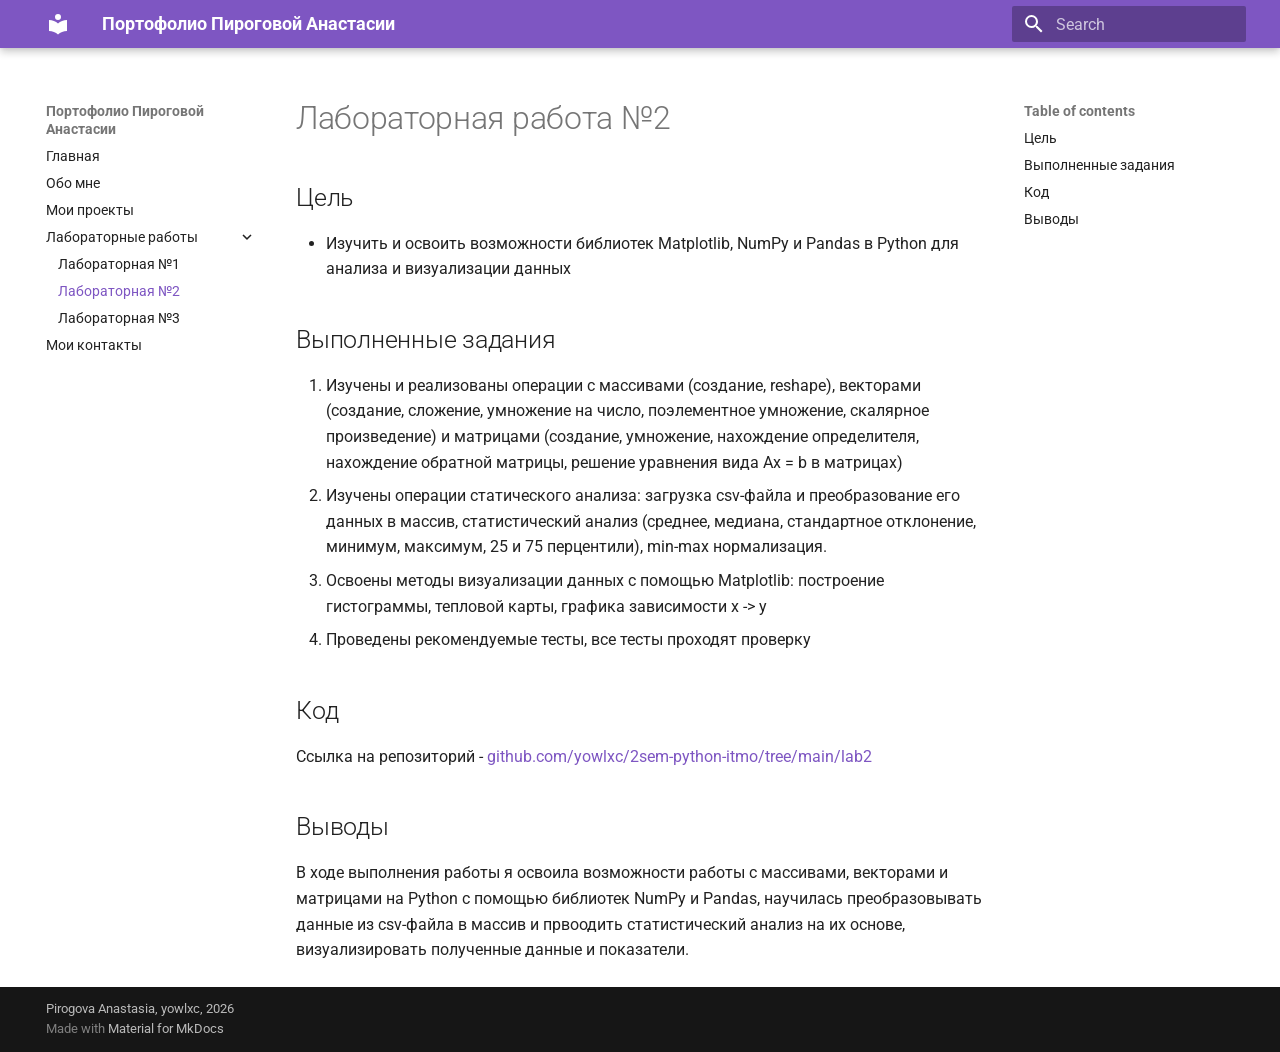
<file: source/site/labs/lab2/index.html>
<!doctype html>
<html lang="en" class="no-js">
  <head>
    
      <meta charset="utf-8">
      <meta name="viewport" content="width=device-width,initial-scale=1">
      
      
        <meta name="author" content="Pirogova Anastasia">
      
      
        <link rel="canonical" href="https://yowlxc.github.io/labs/lab2/">
      
      
        <link rel="prev" href="../lab1/">
      
      
        <link rel="next" href="../lab3/">
      
      
        
      
      
      <link rel="icon" href="../../assets/images/favicon.png">
      <meta name="generator" content="mkdocs-1.6.1, mkdocs-material-9.7.5">
    
    
      
        <title>Лабораторная №2 - Портофолио Пироговой Анастасии</title>
      
    
    
      <link rel="stylesheet" href="../../assets/stylesheets/main.484c7ddc.min.css">
      
        
        <link rel="stylesheet" href="../../assets/stylesheets/palette.ab4e12ef.min.css">
      
      


    
    
      
    
    
      
        
        
        <link rel="preconnect" href="https://fonts.gstatic.com" crossorigin>
        <link rel="stylesheet" href="https://fonts.googleapis.com/css?family=Roboto:300,300i,400,400i,700,700i%7CRoboto+Mono:400,400i,700,700i&display=fallback">
        <style>:root{--md-text-font:"Roboto";--md-code-font:"Roboto Mono"}</style>
      
    
    
    <script>__md_scope=new URL("../..",location),__md_hash=e=>[...e].reduce(((e,_)=>(e<<5)-e+_.charCodeAt(0)),0),__md_get=(e,_=localStorage,t=__md_scope)=>JSON.parse(_.getItem(t.pathname+"."+e)),__md_set=(e,_,t=localStorage,a=__md_scope)=>{try{t.setItem(a.pathname+"."+e,JSON.stringify(_))}catch(e){}}</script>
    
      

    
    
  </head>
  
  
    
    
    
    
    
    <body dir="ltr" data-md-color-scheme="default" data-md-color-primary="deep-purple" data-md-color-accent="purple">
  
    
    <input class="md-toggle" data-md-toggle="drawer" type="checkbox" id="__drawer" autocomplete="off">
    <input class="md-toggle" data-md-toggle="search" type="checkbox" id="__search" autocomplete="off">
    <label class="md-overlay" for="__drawer"></label>
    <div data-md-component="skip">
      
        
        <a href="#no2" class="md-skip">
          Skip to content
        </a>
      
    </div>
    <div data-md-component="announce">
      
    </div>
    
    
      

  

<header class="md-header md-header--shadow" data-md-component="header">
  <nav class="md-header__inner md-grid" aria-label="Header">
    <a href="../.." title="Портофолио Пироговой Анастасии" class="md-header__button md-logo" aria-label="Портофолио Пироговой Анастасии" data-md-component="logo">
      
  
  <svg xmlns="http://www.w3.org/2000/svg" viewBox="0 0 24 24"><path d="M12 8a3 3 0 0 0 3-3 3 3 0 0 0-3-3 3 3 0 0 0-3 3 3 3 0 0 0 3 3m0 3.54C9.64 9.35 6.5 8 3 8v11c3.5 0 6.64 1.35 9 3.54 2.36-2.19 5.5-3.54 9-3.54V8c-3.5 0-6.64 1.35-9 3.54"/></svg>

    </a>
    <label class="md-header__button md-icon" for="__drawer">
      
      <svg xmlns="http://www.w3.org/2000/svg" viewBox="0 0 24 24"><path d="M3 6h18v2H3zm0 5h18v2H3zm0 5h18v2H3z"/></svg>
    </label>
    <div class="md-header__title" data-md-component="header-title">
      <div class="md-header__ellipsis">
        <div class="md-header__topic">
          <span class="md-ellipsis">
            Портофолио Пироговой Анастасии
          </span>
        </div>
        <div class="md-header__topic" data-md-component="header-topic">
          <span class="md-ellipsis">
            
              Лабораторная №2
            
          </span>
        </div>
      </div>
    </div>
    
      
    
    
    
    
      
      
        <label class="md-header__button md-icon" for="__search">
          
          <svg xmlns="http://www.w3.org/2000/svg" viewBox="0 0 24 24"><path d="M9.5 3A6.5 6.5 0 0 1 16 9.5c0 1.61-.59 3.09-1.56 4.23l.27.27h.79l5 5-1.5 1.5-5-5v-.79l-.27-.27A6.52 6.52 0 0 1 9.5 16 6.5 6.5 0 0 1 3 9.5 6.5 6.5 0 0 1 9.5 3m0 2C7 5 5 7 5 9.5S7 14 9.5 14 14 12 14 9.5 12 5 9.5 5"/></svg>
        </label>
        <div class="md-search" data-md-component="search" role="dialog">
  <label class="md-search__overlay" for="__search"></label>
  <div class="md-search__inner" role="search">
    <form class="md-search__form" name="search">
      <input type="text" class="md-search__input" name="query" aria-label="Search" placeholder="Search" autocapitalize="off" autocorrect="off" autocomplete="off" spellcheck="false" data-md-component="search-query" required>
      <label class="md-search__icon md-icon" for="__search">
        
        <svg xmlns="http://www.w3.org/2000/svg" viewBox="0 0 24 24"><path d="M9.5 3A6.5 6.5 0 0 1 16 9.5c0 1.61-.59 3.09-1.56 4.23l.27.27h.79l5 5-1.5 1.5-5-5v-.79l-.27-.27A6.52 6.52 0 0 1 9.5 16 6.5 6.5 0 0 1 3 9.5 6.5 6.5 0 0 1 9.5 3m0 2C7 5 5 7 5 9.5S7 14 9.5 14 14 12 14 9.5 12 5 9.5 5"/></svg>
        
        <svg xmlns="http://www.w3.org/2000/svg" viewBox="0 0 24 24"><path d="M20 11v2H8l5.5 5.5-1.42 1.42L4.16 12l7.92-7.92L13.5 5.5 8 11z"/></svg>
      </label>
      <nav class="md-search__options" aria-label="Search">
        
        <button type="reset" class="md-search__icon md-icon" title="Clear" aria-label="Clear" tabindex="-1">
          
          <svg xmlns="http://www.w3.org/2000/svg" viewBox="0 0 24 24"><path d="M19 6.41 17.59 5 12 10.59 6.41 5 5 6.41 10.59 12 5 17.59 6.41 19 12 13.41 17.59 19 19 17.59 13.41 12z"/></svg>
        </button>
      </nav>
      
        <div class="md-search__suggest" data-md-component="search-suggest"></div>
      
    </form>
    <div class="md-search__output">
      <div class="md-search__scrollwrap" tabindex="0" data-md-scrollfix>
        <div class="md-search-result" data-md-component="search-result">
          <div class="md-search-result__meta">
            Initializing search
          </div>
          <ol class="md-search-result__list" role="presentation"></ol>
        </div>
      </div>
    </div>
  </div>
</div>
      
    
    
  </nav>
  
</header>
    
    <div class="md-container" data-md-component="container">
      
      
        
          
        
      
      <main class="md-main" data-md-component="main">
        <div class="md-main__inner md-grid">
          
            
              
              <div class="md-sidebar md-sidebar--primary" data-md-component="sidebar" data-md-type="navigation" >
                <div class="md-sidebar__scrollwrap">
                  <div class="md-sidebar__inner">
                    



<nav class="md-nav md-nav--primary" aria-label="Navigation" data-md-level="0">
  <label class="md-nav__title" for="__drawer">
    <a href="../.." title="Портофолио Пироговой Анастасии" class="md-nav__button md-logo" aria-label="Портофолио Пироговой Анастасии" data-md-component="logo">
      
  
  <svg xmlns="http://www.w3.org/2000/svg" viewBox="0 0 24 24"><path d="M12 8a3 3 0 0 0 3-3 3 3 0 0 0-3-3 3 3 0 0 0-3 3 3 3 0 0 0 3 3m0 3.54C9.64 9.35 6.5 8 3 8v11c3.5 0 6.64 1.35 9 3.54 2.36-2.19 5.5-3.54 9-3.54V8c-3.5 0-6.64 1.35-9 3.54"/></svg>

    </a>
    Портофолио Пироговой Анастасии
  </label>
  
  <ul class="md-nav__list" data-md-scrollfix>
    
      
      
  
  
  
  
    <li class="md-nav__item">
      <a href="../.." class="md-nav__link">
        
  
  
  <span class="md-ellipsis">
    
  
    Главная
  

    
  </span>
  
  

      </a>
    </li>
  

    
      
      
  
  
  
  
    <li class="md-nav__item">
      <a href="../../about/" class="md-nav__link">
        
  
  
  <span class="md-ellipsis">
    
  
    Обо мне
  

    
  </span>
  
  

      </a>
    </li>
  

    
      
      
  
  
  
  
    <li class="md-nav__item">
      <a href="../../projects/" class="md-nav__link">
        
  
  
  <span class="md-ellipsis">
    
  
    Мои проекты
  

    
  </span>
  
  

      </a>
    </li>
  

    
      
      
  
  
    
  
  
  
    
    
    
    
    
    <li class="md-nav__item md-nav__item--active md-nav__item--nested">
      
        
        
        <input class="md-nav__toggle md-toggle " type="checkbox" id="__nav_4" checked>
        
          
          <label class="md-nav__link" for="__nav_4" id="__nav_4_label" tabindex="0">
            
  
  
  <span class="md-ellipsis">
    
  
    Лабораторные работы
  

    
  </span>
  
  

            <span class="md-nav__icon md-icon"></span>
          </label>
        
        <nav class="md-nav" data-md-level="1" aria-labelledby="__nav_4_label" aria-expanded="true">
          <label class="md-nav__title" for="__nav_4">
            <span class="md-nav__icon md-icon"></span>
            
  
    Лабораторные работы
  

          </label>
          <ul class="md-nav__list" data-md-scrollfix>
            
              
                
  
  
  
  
    <li class="md-nav__item">
      <a href="../lab1/" class="md-nav__link">
        
  
  
  <span class="md-ellipsis">
    
  
    Лабораторная №1
  

    
  </span>
  
  

      </a>
    </li>
  

              
            
              
                
  
  
    
  
  
  
    <li class="md-nav__item md-nav__item--active">
      
      <input class="md-nav__toggle md-toggle" type="checkbox" id="__toc">
      
      
        
      
      
        <label class="md-nav__link md-nav__link--active" for="__toc">
          
  
  
  <span class="md-ellipsis">
    
  
    Лабораторная №2
  

    
  </span>
  
  

          <span class="md-nav__icon md-icon"></span>
        </label>
      
      <a href="./" class="md-nav__link md-nav__link--active">
        
  
  
  <span class="md-ellipsis">
    
  
    Лабораторная №2
  

    
  </span>
  
  

      </a>
      
        

<nav class="md-nav md-nav--secondary" aria-label="Table of contents">
  
  
  
    
  
  
    <label class="md-nav__title" for="__toc">
      <span class="md-nav__icon md-icon"></span>
      Table of contents
    </label>
    <ul class="md-nav__list" data-md-component="toc" data-md-scrollfix>
      
        <li class="md-nav__item">
  <a href="#_1" class="md-nav__link">
    <span class="md-ellipsis">
      
        Цель
      
    </span>
  </a>
  
</li>
      
        <li class="md-nav__item">
  <a href="#_2" class="md-nav__link">
    <span class="md-ellipsis">
      
        Выполненные задания
      
    </span>
  </a>
  
</li>
      
        <li class="md-nav__item">
  <a href="#_3" class="md-nav__link">
    <span class="md-ellipsis">
      
        Код
      
    </span>
  </a>
  
</li>
      
        <li class="md-nav__item">
  <a href="#_4" class="md-nav__link">
    <span class="md-ellipsis">
      
        Выводы
      
    </span>
  </a>
  
</li>
      
    </ul>
  
</nav>
      
    </li>
  

              
            
              
                
  
  
  
  
    <li class="md-nav__item">
      <a href="../lab3/" class="md-nav__link">
        
  
  
  <span class="md-ellipsis">
    
  
    Лабораторная №3
  

    
  </span>
  
  

      </a>
    </li>
  

              
            
          </ul>
        </nav>
      
    </li>
  

    
      
      
  
  
  
  
    <li class="md-nav__item">
      <a href="../../contacts/" class="md-nav__link">
        
  
  
  <span class="md-ellipsis">
    
  
    Мои контакты
  

    
  </span>
  
  

      </a>
    </li>
  

    
  </ul>
</nav>
                  </div>
                </div>
              </div>
            
            
              
              <div class="md-sidebar md-sidebar--secondary" data-md-component="sidebar" data-md-type="toc" >
                <div class="md-sidebar__scrollwrap">
                  <div class="md-sidebar__inner">
                    

<nav class="md-nav md-nav--secondary" aria-label="Table of contents">
  
  
  
    
  
  
    <label class="md-nav__title" for="__toc">
      <span class="md-nav__icon md-icon"></span>
      Table of contents
    </label>
    <ul class="md-nav__list" data-md-component="toc" data-md-scrollfix>
      
        <li class="md-nav__item">
  <a href="#_1" class="md-nav__link">
    <span class="md-ellipsis">
      
        Цель
      
    </span>
  </a>
  
</li>
      
        <li class="md-nav__item">
  <a href="#_2" class="md-nav__link">
    <span class="md-ellipsis">
      
        Выполненные задания
      
    </span>
  </a>
  
</li>
      
        <li class="md-nav__item">
  <a href="#_3" class="md-nav__link">
    <span class="md-ellipsis">
      
        Код
      
    </span>
  </a>
  
</li>
      
        <li class="md-nav__item">
  <a href="#_4" class="md-nav__link">
    <span class="md-ellipsis">
      
        Выводы
      
    </span>
  </a>
  
</li>
      
    </ul>
  
</nav>
                  </div>
                </div>
              </div>
            
          
          
            <div class="md-content" data-md-component="content">
              
              <article class="md-content__inner md-typeset">
                
                  



<h1 id="no2">Лабораторная работа №2</h1>
<h2 id="_1">Цель</h2>
<ul>
<li>Изучить и освоить возможности библиотек Matplotlib, NumPy и Pandas в Python для анализа и визуализации данных</li>
</ul>
<h2 id="_2">Выполненные задания</h2>
<ol>
<li>Изучены и реализованы операции с массивами (создание, reshape), векторами (создание, сложение, умножение на число, поэлементное умножение, скалярное произведение) и матрицами (создание, умножение, нахождение определителя, нахождение обратной матрицы, решение уравнения вида Ax = b в матрицах)</li>
<li>Изучены операции статического анализа: загрузка csv-файла и преобразование его данных в массив, статистический анализ (среднее, медиана, стандартное отклонение, минимум, максимум, 25 и 75 перцентили), min-max нормализация.</li>
<li>Освоены методы визуализации данных с помощью Matplotlib: построение гистограммы, тепловой карты, графика зависимости x -&gt; y</li>
<li>Проведены рекомендуемые тесты, все тесты проходят проверку </li>
</ol>
<h2 id="_3">Код</h2>
<p>Ссылка на репозиторий - <a href="https://github.com/yowlxc/2sem-python-itmo/tree/main/lab2">github.com/yowlxc/2sem-python-itmo/tree/main/lab2</a></p>
<h2 id="_4">Выводы</h2>
<p>В ходе выполнения работы я освоила возможности работы с массивами, векторами и матрицами на Python c помощью библиотек NumPy и Pandas, научилась преобразовывать данные из csv-файла в массив и првоодить статистический анализ на их основе, визуализировать полученные данные и показатели. </p>












                
              </article>
            </div>
          
          
<script>var target=document.getElementById(location.hash.slice(1));target&&target.name&&(target.checked=target.name.startsWith("__tabbed_"))</script>
        </div>
        
      </main>
      
        <footer class="md-footer">
  
  <div class="md-footer-meta md-typeset">
    <div class="md-footer-meta__inner md-grid">
      <div class="md-copyright">
  
    <div class="md-copyright__highlight">
      Pirogova Anastasia, yowlxc, 2026
    </div>
  
  
    Made with
    <a href="https://squidfunk.github.io/mkdocs-material/" target="_blank" rel="noopener">
      Material for MkDocs
    </a>
  
</div>
      
    </div>
  </div>
</footer>
      
    </div>
    <div class="md-dialog" data-md-component="dialog">
      <div class="md-dialog__inner md-typeset"></div>
    </div>
    
    
    
      
      
      <script id="__config" type="application/json">{"annotate": null, "base": "../..", "features": ["content.code.copy", "search.suggest", "search.highlight"], "search": "../../assets/javascripts/workers/search.2c215733.min.js", "tags": null, "translations": {"clipboard.copied": "Copied to clipboard", "clipboard.copy": "Copy to clipboard", "search.result.more.one": "1 more on this page", "search.result.more.other": "# more on this page", "search.result.none": "No matching documents", "search.result.one": "1 matching document", "search.result.other": "# matching documents", "search.result.placeholder": "Type to start searching", "search.result.term.missing": "Missing", "select.version": "Select version"}, "version": null}</script>
    
    
      <script src="../../assets/javascripts/bundle.79ae519e.min.js"></script>
      
    
  </body>
</html>
</file>
<file: docs/assets/stylesheets/main.484c7ddc.min.css>
@charset "UTF-8";html{-webkit-text-size-adjust:none;-moz-text-size-adjust:none;text-size-adjust:none;box-sizing:border-box}*,:after,:before{box-sizing:inherit}@media (prefers-reduced-motion){*,:after,:before{transition:none!important}}body{margin:0}a,button,input,label{-webkit-tap-highlight-color:transparent}a{color:inherit;text-decoration:none}hr{border:0;box-sizing:initial;display:block;height:.05rem;overflow:visible;padding:0}small{font-size:80%}sub,sup{line-height:1em}img{border-style:none}table{border-collapse:initial;border-spacing:0}td,th{font-weight:400;vertical-align:top}button{background:#0000;border:0;font-family:inherit;font-size:inherit;margin:0;padding:0}input{border:0;outline:none}:root{--md-primary-fg-color:#4051b5;--md-primary-fg-color--light:#5d6cc0;--md-primary-fg-color--dark:#303fa1;--md-primary-bg-color:#fff;--md-primary-bg-color--light:#ffffffb3;--md-accent-fg-color:#526cfe;--md-accent-fg-color--transparent:#526cfe1a;--md-accent-bg-color:#fff;--md-accent-bg-color--light:#ffffffb3}[data-md-color-scheme=default]{color-scheme:light}[data-md-color-scheme=default] img[src$="#gh-dark-mode-only"],[data-md-color-scheme=default] img[src$="#only-dark"]{display:none}:root,[data-md-color-scheme=default]{--md-hue:225deg;--md-default-fg-color:#000000de;--md-default-fg-color--light:#0000008a;--md-default-fg-color--lighter:#00000052;--md-default-fg-color--lightest:#00000012;--md-default-bg-color:#fff;--md-default-bg-color--light:#ffffffb3;--md-default-bg-color--lighter:#ffffff4d;--md-default-bg-color--lightest:#ffffff1f;--md-code-fg-color:#36464e;--md-code-bg-color:#f5f5f5;--md-code-bg-color--light:#f5f5f5b3;--md-code-bg-color--lighter:#f5f5f54d;--md-code-hl-color:#4287ff;--md-code-hl-color--light:#4287ff1a;--md-code-hl-number-color:#d52a2a;--md-code-hl-special-color:#db1457;--md-code-hl-function-color:#a846b9;--md-code-hl-constant-color:#6e59d9;--md-code-hl-keyword-color:#3f6ec6;--md-code-hl-string-color:#1c7d4d;--md-code-hl-name-color:var(--md-code-fg-color);--md-code-hl-operator-color:var(--md-default-fg-color--light);--md-code-hl-punctuation-color:var(--md-default-fg-color--light);--md-code-hl-comment-color:var(--md-default-fg-color--light);--md-code-hl-generic-color:var(--md-default-fg-color--light);--md-code-hl-variable-color:var(--md-default-fg-color--light);--md-typeset-color:var(--md-default-fg-color);--md-typeset-a-color:var(--md-primary-fg-color);--md-typeset-del-color:#f5503d26;--md-typeset-ins-color:#0bd57026;--md-typeset-kbd-color:#fafafa;--md-typeset-kbd-accent-color:#fff;--md-typeset-kbd-border-color:#b8b8b8;--md-typeset-mark-color:#ffff0080;--md-typeset-table-color:#0000001f;--md-typeset-table-color--light:rgba(0,0,0,.035);--md-admonition-fg-color:var(--md-default-fg-color);--md-admonition-bg-color:var(--md-default-bg-color);--md-warning-fg-color:#000000de;--md-warning-bg-color:#ff9;--md-footer-fg-color:#fff;--md-footer-fg-color--light:#ffffffb3;--md-footer-fg-color--lighter:#ffffff73;--md-footer-bg-color:#000000de;--md-footer-bg-color--dark:#00000052;--md-shadow-z1:0 0.2rem 0.5rem #0000000d,0 0 0.05rem #0000001a;--md-shadow-z2:0 0.2rem 0.5rem #0000001a,0 0 0.05rem #00000040;--md-shadow-z3:0 0.2rem 0.5rem #0003,0 0 0.05rem #00000059}.md-icon svg{fill:currentcolor;display:block;height:1.2rem;width:1.2rem}body{-webkit-font-smoothing:antialiased;-moz-osx-font-smoothing:grayscale;--md-text-font-family:var(--md-text-font,_),-apple-system,BlinkMacSystemFont,Helvetica,Arial,sans-serif;--md-code-font-family:var(--md-code-font,_),SFMono-Regular,Consolas,Menlo,monospace}aside,body,input{font-feature-settings:"kern","liga";color:var(--md-typeset-color);font-family:var(--md-text-font-family)}code,kbd,pre{font-feature-settings:"kern";font-family:var(--md-code-font-family)}:root{--md-typeset-table-sort-icon:url('data:image/svg+xml;charset=utf-8,<svg xmlns="http://www.w3.org/2000/svg" viewBox="0 0 24 24"><path d="m18 21-4-4h3V7h-3l4-4 4 4h-3v10h3M2 19v-2h10v2M2 13v-2h7v2M2 7V5h4v2z"/></svg>');--md-typeset-table-sort-icon--asc:url('data:image/svg+xml;charset=utf-8,<svg xmlns="http://www.w3.org/2000/svg" viewBox="0 0 24 24"><path d="M19 17h3l-4 4-4-4h3V3h2M2 17h10v2H2M6 5v2H2V5m0 6h7v2H2z"/></svg>');--md-typeset-table-sort-icon--desc:url('data:image/svg+xml;charset=utf-8,<svg xmlns="http://www.w3.org/2000/svg" viewBox="0 0 24 24"><path d="M19 7h3l-4-4-4 4h3v14h2M2 17h10v2H2M6 5v2H2V5m0 6h7v2H2z"/></svg>')}.md-typeset{-webkit-print-color-adjust:exact;color-adjust:exact;font-size:.8rem;line-height:1.6;overflow-wrap:break-word}@media print{.md-typeset{font-size:.68rem}}.md-typeset blockquote,.md-typeset dl,.md-typeset figure,.md-typeset ol,.md-typeset pre,.md-typeset ul{margin-bottom:1em;margin-top:1em}.md-typeset h1{color:var(--md-default-fg-color--light);font-size:2em;line-height:1.3;margin:0 0 1.25em}.md-typeset h1,.md-typeset h2{font-weight:300;letter-spacing:-.01em}.md-typeset h2{font-size:1.5625em;line-height:1.4;margin:1.6em 0 .64em}.md-typeset h3{font-size:1.25em;font-weight:400;letter-spacing:-.01em;line-height:1.5;margin:1.6em 0 .8em}.md-typeset h2+h3{margin-top:.8em}.md-typeset h4{font-weight:700;letter-spacing:-.01em;margin:1em 0}.md-typeset h5,.md-typeset h6{color:var(--md-default-fg-color--light);font-size:.8em;font-weight:700;letter-spacing:-.01em;margin:1.25em 0}.md-typeset h5{text-transform:uppercase}.md-typeset h5 code{text-transform:none}.md-typeset hr{border-bottom:.05rem solid var(--md-default-fg-color--lightest);display:flow-root;margin:1.5em 0}.md-typeset a{color:var(--md-typeset-a-color);word-break:break-word}.md-typeset a,.md-typeset a:before{transition:color 125ms}.md-typeset a:focus,.md-typeset a:hover{color:var(--md-accent-fg-color)}.md-typeset a:focus code,.md-typeset a:hover code{background-color:var(--md-accent-fg-color--transparent);color:var(--md-accent-fg-color)}.md-typeset a code{color:var(--md-typeset-a-color)}.md-typeset a.focus-visible{outline-color:var(--md-accent-fg-color);outline-offset:.2rem}.md-typeset code,.md-typeset kbd,.md-typeset pre{color:var(--md-code-fg-color);direction:ltr;font-variant-ligatures:none;transition:background-color 125ms}@media print{.md-typeset code,.md-typeset kbd,.md-typeset pre{white-space:pre-wrap}}.md-typeset code{background-color:var(--md-code-bg-color);border-radius:.1rem;-webkit-box-decoration-break:clone;box-decoration-break:clone;font-size:.85em;padding:0 .2941176471em;transition:color 125ms,background-color 125ms;word-break:break-word}.md-typeset code:not(.focus-visible){-webkit-tap-highlight-color:transparent;outline:none}.md-typeset pre{display:flow-root;line-height:1.4;position:relative}.md-typeset pre>code{-webkit-box-decoration-break:slice;box-decoration-break:slice;box-shadow:none;display:block;margin:0;outline-color:var(--md-accent-fg-color);overflow:auto;padding:.7720588235em 1.1764705882em;scrollbar-color:var(--md-default-fg-color--lighter) #0000;scrollbar-width:thin;touch-action:auto;word-break:normal}.md-typeset pre>code:hover{scrollbar-color:var(--md-accent-fg-color) #0000}.md-typeset pre>code::-webkit-scrollbar{height:.2rem;width:.2rem}.md-typeset pre>code::-webkit-scrollbar-thumb{background-color:var(--md-default-fg-color--lighter)}.md-typeset pre>code::-webkit-scrollbar-thumb:hover{background-color:var(--md-accent-fg-color)}.md-typeset kbd{background-color:var(--md-typeset-kbd-color);border-radius:.1rem;box-shadow:0 .1rem 0 .05rem var(--md-typeset-kbd-border-color),0 .1rem 0 var(--md-typeset-kbd-border-color),0 -.1rem .2rem var(--md-typeset-kbd-accent-color) inset;color:var(--md-default-fg-color);display:inline-block;font-size:.75em;padding:0 .6666666667em;vertical-align:text-top;word-break:break-word}.md-typeset mark{background-color:var(--md-typeset-mark-color);-webkit-box-decoration-break:clone;box-decoration-break:clone;color:inherit;word-break:break-word}.md-typeset abbr{cursor:help;text-decoration:none}.md-typeset [data-preview],.md-typeset abbr{border-bottom:.05rem dotted var(--md-default-fg-color--light)}.md-typeset small{opacity:.75}[dir=ltr] .md-typeset sub,[dir=ltr] .md-typeset sup{margin-left:.078125em}[dir=rtl] .md-typeset sub,[dir=rtl] .md-typeset sup{margin-right:.078125em}[dir=ltr] .md-typeset blockquote{padding-left:.6rem}[dir=rtl] .md-typeset blockquote{padding-right:.6rem}[dir=ltr] .md-typeset blockquote{border-left:.2rem solid var(--md-default-fg-color--lighter)}[dir=rtl] .md-typeset blockquote{border-right:.2rem solid var(--md-default-fg-color--lighter)}.md-typeset blockquote{color:var(--md-default-fg-color--light);margin-left:0;margin-right:0}.md-typeset ul{list-style-type:disc}.md-typeset ul[type]{list-style-type:revert-layer}[dir=ltr] .md-typeset ol,[dir=ltr] .md-typeset ul{margin-left:.625em}[dir=rtl] .md-typeset ol,[dir=rtl] .md-typeset ul{margin-right:.625em}.md-typeset ol,.md-typeset ul{padding:0}.md-typeset ol:not([hidden]),.md-typeset ul:not([hidden]){display:flow-root}.md-typeset ol ol,.md-typeset ul ol{list-style-type:lower-alpha}.md-typeset ol ol ol,.md-typeset ul ol ol{list-style-type:lower-roman}.md-typeset ol ol ol ol,.md-typeset ul ol ol ol{list-style-type:upper-alpha}.md-typeset ol ol ol ol ol,.md-typeset ul ol ol ol ol{list-style-type:upper-roman}.md-typeset ol[type],.md-typeset ul[type]{list-style-type:revert-layer}[dir=ltr] .md-typeset ol li,[dir=ltr] .md-typeset ul li{margin-left:1.25em}[dir=rtl] .md-typeset ol li,[dir=rtl] .md-typeset ul li{margin-right:1.25em}.md-typeset ol li,.md-typeset ul li{margin-bottom:.5em}.md-typeset ol li blockquote,.md-typeset ol li p,.md-typeset ul li blockquote,.md-typeset ul li p{margin:.5em 0}.md-typeset ol li:last-child,.md-typeset ul li:last-child{margin-bottom:0}[dir=ltr] .md-typeset ol li ol,[dir=ltr] .md-typeset ol li ul,[dir=ltr] .md-typeset ul li ol,[dir=ltr] .md-typeset ul li ul{margin-left:.625em}[dir=rtl] .md-typeset ol li ol,[dir=rtl] .md-typeset ol li ul,[dir=rtl] .md-typeset ul li ol,[dir=rtl] .md-typeset ul li ul{margin-right:.625em}.md-typeset ol li ol,.md-typeset ol li ul,.md-typeset ul li ol,.md-typeset ul li ul{margin-bottom:.5em;margin-top:.5em}[dir=ltr] .md-typeset dd{margin-left:1.875em}[dir=rtl] .md-typeset dd{margin-right:1.875em}.md-typeset dd{margin-bottom:1.5em;margin-top:1em}.md-typeset img,.md-typeset svg,.md-typeset video{height:auto;max-width:100%}.md-typeset img[align=left]{margin:1em 1em 1em 0}.md-typeset img[align=right]{margin:1em 0 1em 1em}.md-typeset img[align]:only-child{margin-top:0}.md-typeset figure{display:flow-root;margin:1em auto;max-width:100%;text-align:center;width:fit-content}.md-typeset figure img{display:block;margin:0 auto}.md-typeset figcaption{font-style:italic;margin:1em auto;max-width:24rem}.md-typeset iframe{max-width:100%}.md-typeset table:not([class]){background-color:var(--md-default-bg-color);border:.05rem solid var(--md-typeset-table-color);border-radius:.1rem;display:inline-block;font-size:.64rem;max-width:100%;overflow:auto;touch-action:auto}@media print{.md-typeset table:not([class]){display:table}}.md-typeset table:not([class])+*{margin-top:1.5em}.md-typeset table:not([class]) td>:first-child,.md-typeset table:not([class]) th>:first-child{margin-top:0}.md-typeset table:not([class]) td>:last-child,.md-typeset table:not([class]) th>:last-child{margin-bottom:0}.md-typeset table:not([class]) td:not([align]),.md-typeset table:not([class]) th:not([align]){text-align:left}[dir=rtl] .md-typeset table:not([class]) td:not([align]),[dir=rtl] .md-typeset table:not([class]) th:not([align]){text-align:right}.md-typeset table:not([class]) th{font-weight:700;min-width:5rem;padding:.9375em 1.25em;vertical-align:top}.md-typeset table:not([class]) td{border-top:.05rem solid var(--md-typeset-table-color);padding:.9375em 1.25em;vertical-align:top}.md-typeset table:not([class]) tbody tr{transition:background-color 125ms}.md-typeset table:not([class]) tbody tr:hover{background-color:var(--md-typeset-table-color--light);box-shadow:0 .05rem 0 var(--md-default-bg-color) inset}.md-typeset table:not([class]) a{word-break:normal}.md-typeset table th[role=columnheader]{cursor:pointer}[dir=ltr] .md-typeset table th[role=columnheader]:after{margin-left:.5em}[dir=rtl] .md-typeset table th[role=columnheader]:after{margin-right:.5em}.md-typeset table th[role=columnheader]:after{content:"";display:inline-block;height:1.2em;-webkit-mask-image:var(--md-typeset-table-sort-icon);mask-image:var(--md-typeset-table-sort-icon);-webkit-mask-repeat:no-repeat;mask-repeat:no-repeat;-webkit-mask-size:contain;mask-size:contain;transition:background-color 125ms;vertical-align:text-bottom;width:1.2em}.md-typeset table th[role=columnheader]:hover:after{background-color:var(--md-default-fg-color--lighter)}.md-typeset table th[role=columnheader][aria-sort=ascending]:after{background-color:var(--md-default-fg-color--light);-webkit-mask-image:var(--md-typeset-table-sort-icon--asc);mask-image:var(--md-typeset-table-sort-icon--asc)}.md-typeset table th[role=columnheader][aria-sort=descending]:after{background-color:var(--md-default-fg-color--light);-webkit-mask-image:var(--md-typeset-table-sort-icon--desc);mask-image:var(--md-typeset-table-sort-icon--desc)}.md-typeset__scrollwrap{margin:1em -.8rem;overflow-x:auto;touch-action:auto}.md-typeset__table{display:inline-block;margin-bottom:.5em;padding:0 .8rem}@media print{.md-typeset__table{display:block}}html .md-typeset__table table{display:table;margin:0;overflow:hidden;width:100%}@media screen and (max-width:44.984375em){.md-content__inner>pre{margin:1em -.8rem}.md-content__inner>pre code{border-radius:0}}.md-typeset .md-author{border-radius:100%;display:block;flex-shrink:0;height:1.6rem;overflow:hidden;position:relative;transition:color 125ms,transform 125ms;width:1.6rem}.md-typeset .md-author img{display:block}.md-typeset .md-author--more{background:var(--md-default-fg-color--lightest);color:var(--md-default-fg-color--lighter);font-size:.6rem;font-weight:700;line-height:1.6rem;text-align:center}.md-typeset .md-author--long{height:2.4rem;width:2.4rem}.md-typeset a.md-author{transform:scale(1)}.md-typeset a.md-author img{border-radius:100%;filter:grayscale(100%) opacity(75%);transition:filter 125ms}.md-typeset a.md-author:focus,.md-typeset a.md-author:hover{transform:scale(1.1);z-index:1}.md-typeset a.md-author:focus img,.md-typeset a.md-author:hover img{filter:grayscale(0)}.md-banner{background-color:var(--md-footer-bg-color);color:var(--md-footer-fg-color);overflow:auto}@media print{.md-banner{display:none}}.md-banner--warning{background-color:var(--md-warning-bg-color);color:var(--md-warning-fg-color)}.md-banner__inner{font-size:.7rem;margin:.6rem auto;padding:0 .8rem}[dir=ltr] .md-banner__button{float:right}[dir=rtl] .md-banner__button{float:left}.md-banner__button{color:inherit;cursor:pointer;transition:opacity .25s}.no-js .md-banner__button{display:none}.md-banner__button:hover{opacity:.7}html{font-size:125%;height:100%;overflow-x:hidden}@media screen and (min-width:100em){html{font-size:137.5%}}@media screen and (min-width:125em){html{font-size:150%}}body{background-color:var(--md-default-bg-color);display:flex;flex-direction:column;font-size:.5rem;min-height:100%;position:relative;width:100%}@media print{body{display:block}}@media screen and (max-width:59.984375em){body[data-md-scrolllock]{position:fixed}}.md-grid{margin-left:auto;margin-right:auto;max-width:61rem}.md-container{display:flex;flex-direction:column;flex-grow:1}@media print{.md-container{display:block}}.md-main{flex-grow:1}.md-main__inner{display:flex;height:100%;margin-top:1.5rem}.md-ellipsis{overflow:hidden;text-overflow:ellipsis}.md-toggle{display:none}.md-option{height:0;opacity:0;position:absolute;width:0}.md-option:checked+label:not([hidden]){display:block}.md-option.focus-visible+label{outline-color:var(--md-accent-fg-color);outline-style:auto}.md-skip{background-color:var(--md-default-fg-color);border-radius:.1rem;color:var(--md-default-bg-color);font-size:.64rem;margin:.5rem;opacity:0;outline-color:var(--md-accent-fg-color);padding:.3rem .5rem;position:fixed;transform:translateY(.4rem);z-index:-1}.md-skip:focus{opacity:1;transform:translateY(0);transition:transform .25s cubic-bezier(.4,0,.2,1),opacity 175ms 75ms;z-index:10}@page{margin:25mm}:root{--md-clipboard-icon:url('data:image/svg+xml;charset=utf-8,<svg xmlns="http://www.w3.org/2000/svg" viewBox="0 0 24 24"><path d="M19 21H8V7h11m0-2H8a2 2 0 0 0-2 2v14a2 2 0 0 0 2 2h11a2 2 0 0 0 2-2V7a2 2 0 0 0-2-2m-3-4H4a2 2 0 0 0-2 2v14h2V3h12z"/></svg>')}.md-clipboard{border-radius:.1rem;color:var(--md-default-fg-color--lightest);cursor:pointer;height:1.5em;outline-color:var(--md-accent-fg-color);outline-offset:.1rem;transition:color .25s;width:1.5em;z-index:1}@media print{.md-clipboard{display:none}}.md-clipboard:not(.focus-visible){-webkit-tap-highlight-color:transparent;outline:none}:hover>.md-clipboard{color:var(--md-default-fg-color--light)}.md-clipboard:focus,.md-clipboard:hover{color:var(--md-accent-fg-color)}.md-clipboard:after{background-color:currentcolor;content:"";display:block;height:1.125em;margin:0 auto;-webkit-mask-image:var(--md-clipboard-icon);mask-image:var(--md-clipboard-icon);-webkit-mask-position:center;mask-position:center;-webkit-mask-repeat:no-repeat;mask-repeat:no-repeat;-webkit-mask-size:contain;mask-size:contain;width:1.125em}.md-clipboard--inline{cursor:pointer}.md-clipboard--inline code{transition:color .25s,background-color .25s}.md-clipboard--inline:focus code,.md-clipboard--inline:hover code{background-color:var(--md-accent-fg-color--transparent);color:var(--md-accent-fg-color)}:root{--md-code-select-icon:url('data:image/svg+xml;charset=utf-8,<svg xmlns="http://www.w3.org/2000/svg" viewBox="0 0 24 24"><path d="M19 19h-4v2h4c1.1 0 2-.9 2-2v-4h-2m0-12h-4v2h4v4h2V5c0-1.1-.9-2-2-2M5 5h4V3H5c-1.1 0-2 .9-2 2v4h2m0 6H3v4c0 1.1.9 2 2 2h4v-2H5zm2-4h2v2H7zm4 0h2v2h-2zm4 0h2v2h-2zM7 7h2v2H7zm4 0h2v2h-2zm4 0h2v2h-2zm-8 8h2v2H7zm4 0h2v2h-2zm4 0h2v2h-2z"/></svg>');--md-code-copy-icon:url('data:image/svg+xml;charset=utf-8,<svg xmlns="http://www.w3.org/2000/svg" viewBox="0 0 24 24"><path d="M19 21H8V7h11m0-2H8a2 2 0 0 0-2 2v14a2 2 0 0 0 2 2h11a2 2 0 0 0 2-2V7a2 2 0 0 0-2-2m-3-4H4a2 2 0 0 0-2 2v14h2V3h12z"/></svg>')}.md-typeset .md-code__content{display:grid}.md-code__nav{background-color:var(--md-code-bg-color--lighter);border-radius:.1rem;display:flex;gap:.2rem;padding:.2rem;position:absolute;right:.25em;top:.25em;transition:background-color .25s;z-index:1}:hover>.md-code__nav{background-color:var(--md-code-bg-color--light)}.md-code__button{color:var(--md-default-fg-color--lightest);cursor:pointer;display:block;height:1.5em;outline-color:var(--md-accent-fg-color);outline-offset:.1rem;transition:color .25s;width:1.5em}:hover>*>.md-code__button{color:var(--md-default-fg-color--light)}.md-code__button.focus-visible,.md-code__button:hover{color:var(--md-accent-fg-color)}.md-code__button--active{color:var(--md-default-fg-color)!important}.md-code__button:after{background-color:currentcolor;content:"";display:block;height:1.125em;margin:0 auto;-webkit-mask-position:center;mask-position:center;-webkit-mask-repeat:no-repeat;mask-repeat:no-repeat;-webkit-mask-size:contain;mask-size:contain;width:1.125em}.md-code__button[data-md-type=select]:after{-webkit-mask-image:var(--md-code-select-icon);mask-image:var(--md-code-select-icon)}.md-code__button[data-md-type=copy]:after{-webkit-mask-image:var(--md-code-copy-icon);mask-image:var(--md-code-copy-icon)}@keyframes consent{0%{opacity:0;transform:translateY(100%)}to{opacity:1;transform:translateY(0)}}@keyframes overlay{0%{opacity:0}to{opacity:1}}.md-consent__overlay{animation:overlay .25s both;-webkit-backdrop-filter:blur(.1rem);backdrop-filter:blur(.1rem);background-color:#0000008a;height:100%;opacity:1;position:fixed;top:0;width:100%;z-index:5}.md-consent__inner{animation:consent .5s cubic-bezier(.1,.7,.1,1) both;background-color:var(--md-default-bg-color);border:0;border-radius:.1rem;bottom:0;box-shadow:0 0 .2rem #0000001a,0 .2rem .4rem #0003;max-height:100%;overflow:auto;padding:0;position:fixed;width:100%;z-index:5}.md-consent__form{padding:.8rem}.md-consent__settings{display:none;margin:1em 0}input:checked+.md-consent__settings{display:block}.md-consent__controls{margin-bottom:.8rem}.md-typeset .md-consent__controls .md-button{display:inline}@media screen and (max-width:44.984375em){.md-typeset .md-consent__controls .md-button{display:block;margin-top:.4rem;text-align:center;width:100%}}.md-consent label{cursor:pointer}.md-content{flex-grow:1;min-width:0}.md-content__inner{margin:0 .8rem 1.2rem;padding-top:.6rem}@media screen and (min-width:76.25em){[dir=ltr] .md-sidebar--primary:not([hidden])~.md-content>.md-content__inner{margin-left:1.2rem}[dir=ltr] .md-sidebar--secondary:not([hidden])~.md-content>.md-content__inner,[dir=rtl] .md-sidebar--primary:not([hidden])~.md-content>.md-content__inner{margin-right:1.2rem}[dir=rtl] .md-sidebar--secondary:not([hidden])~.md-content>.md-content__inner{margin-left:1.2rem}}.md-content__inner:before{content:"";display:block;height:.4rem}.md-content__inner>:last-child{margin-bottom:0}[dir=ltr] .md-content__button{float:right}[dir=rtl] .md-content__button{float:left}[dir=ltr] .md-content__button{margin-left:.4rem}[dir=rtl] .md-content__button{margin-right:.4rem}.md-content__button{margin:.4rem 0;padding:0}@media print{.md-content__button{display:none}}.md-typeset .md-content__button{color:var(--md-default-fg-color--lighter)}.md-content__button svg{display:inline;vertical-align:top}[dir=rtl] .md-content__button svg{transform:scaleX(-1)}[dir=ltr] .md-dialog{right:.8rem}[dir=rtl] .md-dialog{left:.8rem}.md-dialog{background-color:var(--md-default-fg-color);border-radius:.1rem;bottom:.8rem;box-shadow:var(--md-shadow-z3);min-width:11.1rem;opacity:0;padding:.4rem .6rem;pointer-events:none;position:fixed;transform:translateY(100%);transition:transform 0ms .4s,opacity .4s;z-index:4}@media print{.md-dialog{display:none}}.md-dialog--active{opacity:1;pointer-events:auto;transform:translateY(0);transition:transform .4s cubic-bezier(.075,.85,.175,1),opacity .4s}.md-dialog__inner{color:var(--md-default-bg-color);font-size:.7rem}.md-feedback{margin:2em 0 1em;text-align:center}.md-feedback fieldset{border:none;margin:0;padding:0}.md-feedback__title{font-weight:700;margin:1em auto}.md-feedback__inner{position:relative}.md-feedback__list{display:flex;flex-wrap:wrap;place-content:baseline center;position:relative}.md-feedback__list:hover .md-icon:not(:disabled){color:var(--md-default-fg-color--lighter)}:disabled .md-feedback__list{min-height:1.8rem}.md-feedback__icon{color:var(--md-default-fg-color--light);cursor:pointer;flex-shrink:0;margin:0 .1rem;transition:color 125ms}.md-feedback__icon:not(:disabled).md-icon:hover{color:var(--md-accent-fg-color)}.md-feedback__icon:disabled{color:var(--md-default-fg-color--lightest);pointer-events:none}.md-feedback__note{opacity:0;position:relative;transform:translateY(.4rem);transition:transform .4s cubic-bezier(.1,.7,.1,1),opacity .15s}.md-feedback__note>*{margin:0 auto;max-width:16rem}:disabled .md-feedback__note{opacity:1;transform:translateY(0)}@media print{.md-feedback{display:none}}.md-footer{background-color:var(--md-footer-bg-color);color:var(--md-footer-fg-color)}@media print{.md-footer{display:none}}.md-footer__inner{justify-content:space-between;overflow:auto;padding:.2rem}.md-footer__inner:not([hidden]){display:flex}.md-footer__link{align-items:end;display:flex;flex-grow:0.01;margin-bottom:.4rem;margin-top:1rem;max-width:100%;outline-color:var(--md-accent-fg-color);overflow:hidden;transition:opacity .25s}.md-footer__link:focus,.md-footer__link:hover{opacity:.7}[dir=rtl] .md-footer__link svg{transform:scaleX(-1)}@media screen and (max-width:44.984375em){.md-footer__link--prev{flex-shrink:0}.md-footer__link--prev .md-footer__title{display:none}}[dir=ltr] .md-footer__link--next{margin-left:auto}[dir=rtl] .md-footer__link--next{margin-right:auto}.md-footer__link--next{text-align:right}[dir=rtl] .md-footer__link--next{text-align:left}.md-footer__title{flex-grow:1;font-size:.9rem;margin-bottom:.7rem;max-width:calc(100% - 2.4rem);padding:0 1rem;white-space:nowrap}.md-footer__button{margin:.2rem;padding:.4rem}.md-footer__direction{font-size:.64rem;opacity:.7}.md-footer-meta{background-color:var(--md-footer-bg-color--dark)}.md-footer-meta__inner{display:flex;flex-wrap:wrap;justify-content:space-between;padding:.2rem}html .md-footer-meta.md-typeset a{color:var(--md-footer-fg-color--light)}html .md-footer-meta.md-typeset a:focus,html .md-footer-meta.md-typeset a:hover{color:var(--md-footer-fg-color)}.md-copyright{color:var(--md-footer-fg-color--lighter);font-size:.64rem;margin:auto .6rem;padding:.4rem 0;width:100%}@media screen and (min-width:45em){.md-copyright{width:auto}}.md-copyright__highlight{color:var(--md-footer-fg-color--light)}.md-social{display:inline-flex;gap:.2rem;margin:0 .4rem;padding:.2rem 0 .6rem}@media screen and (min-width:45em){.md-social{padding:.6rem 0}}.md-social__link{display:inline-block;height:1.6rem;text-align:center;width:1.6rem}.md-social__link:before{line-height:1.9}.md-social__link svg{fill:currentcolor;max-height:.8rem;vertical-align:-25%}.md-typeset .md-button{border:.1rem solid;border-radius:.1rem;color:var(--md-primary-fg-color);cursor:pointer;display:inline-block;font-weight:700;padding:.625em 2em;transition:color 125ms,background-color 125ms,border-color 125ms}.md-typeset .md-button--primary{background-color:var(--md-primary-fg-color);border-color:var(--md-primary-fg-color);color:var(--md-primary-bg-color)}.md-typeset .md-button:focus,.md-typeset .md-button:hover{background-color:var(--md-accent-fg-color);border-color:var(--md-accent-fg-color);color:var(--md-accent-bg-color)}[dir=ltr] .md-typeset .md-input{border-top-left-radius:.1rem}[dir=ltr] .md-typeset .md-input,[dir=rtl] .md-typeset .md-input{border-top-right-radius:.1rem}[dir=rtl] .md-typeset .md-input{border-top-left-radius:.1rem}.md-typeset .md-input{border-bottom:.1rem solid var(--md-default-fg-color--lighter);box-shadow:var(--md-shadow-z1);font-size:.8rem;height:1.8rem;padding:0 .6rem;transition:border .25s,box-shadow .25s}.md-typeset .md-input:focus,.md-typeset .md-input:hover{border-bottom-color:var(--md-accent-fg-color);box-shadow:var(--md-shadow-z2)}.md-typeset .md-input--stretch{width:100%}.md-header{background-color:var(--md-primary-fg-color);box-shadow:0 0 .2rem #0000,0 .2rem .4rem #0000;color:var(--md-primary-bg-color);display:block;left:0;position:sticky;right:0;top:0;z-index:4}@media print{.md-header{display:none}}.md-header[hidden]{transform:translateY(-100%);transition:transform .25s cubic-bezier(.8,0,.6,1),box-shadow .25s}.md-header--shadow{box-shadow:0 0 .2rem #0000001a,0 .2rem .4rem #0003;transition:transform .25s cubic-bezier(.1,.7,.1,1),box-shadow .25s}.md-header__inner{align-items:center;display:flex;padding:0 .2rem}.md-header__button{color:currentcolor;cursor:pointer;margin:.2rem;outline-color:var(--md-accent-fg-color);padding:.4rem;position:relative;transition:opacity .25s;vertical-align:middle;z-index:1}.md-header__button:hover{opacity:.7}.md-header__button:not([hidden]){display:inline-block}.md-header__button:not(.focus-visible){-webkit-tap-highlight-color:transparent;outline:none}.md-header__button.md-logo{margin:.2rem;padding:.4rem}@media screen and (max-width:76.234375em){.md-header__button.md-logo{display:none}}.md-header__button.md-logo img,.md-header__button.md-logo svg{fill:currentcolor;display:block;height:1.2rem;width:auto}@media screen and (min-width:60em){.md-header__button[for=__search]{display:none}}.no-js .md-header__button[for=__search]{display:none}[dir=rtl] .md-header__button[for=__search] svg{transform:scaleX(-1)}@media screen and (min-width:76.25em){.md-header__button[for=__drawer]{display:none}}.md-header__topic{display:flex;max-width:100%;position:absolute;transition:transform .4s cubic-bezier(.1,.7,.1,1),opacity .15s;white-space:nowrap}.md-header__topic+.md-header__topic{opacity:0;pointer-events:none;transform:translateX(1.25rem);transition:transform .4s cubic-bezier(1,.7,.1,.1),opacity .15s;z-index:-1}[dir=rtl] .md-header__topic+.md-header__topic{transform:translateX(-1.25rem)}.md-header__topic:first-child{font-weight:700}[dir=ltr] .md-header__title{margin-left:1rem;margin-right:.4rem}[dir=rtl] .md-header__title{margin-left:.4rem;margin-right:1rem}.md-header__title{flex-grow:1;font-size:.9rem;height:2.4rem;line-height:2.4rem}.md-header__title--active .md-header__topic{opacity:0;pointer-events:none;transform:translateX(-1.25rem);transition:transform .4s cubic-bezier(1,.7,.1,.1),opacity .15s;z-index:-1}[dir=rtl] .md-header__title--active .md-header__topic{transform:translateX(1.25rem)}.md-header__title--active .md-header__topic+.md-header__topic{opacity:1;pointer-events:auto;transform:translateX(0);transition:transform .4s cubic-bezier(.1,.7,.1,1),opacity .15s;z-index:0}.md-header__title>.md-header__ellipsis{height:100%;position:relative;width:100%}.md-header__option{display:flex;flex-shrink:0;max-width:100%;transition:max-width 0ms .25s,opacity .25s .25s;white-space:nowrap}[data-md-toggle=search]:checked~.md-header .md-header__option{max-width:0;opacity:0;transition:max-width 0ms,opacity 0ms}.md-header__option>input{bottom:0}.md-header__source{display:none}@media screen and (min-width:60em){[dir=ltr] .md-header__source{margin-left:1rem}[dir=rtl] .md-header__source{margin-right:1rem}.md-header__source{display:block;max-width:11.7rem;width:11.7rem}}@media screen and (min-width:76.25em){[dir=ltr] .md-header__source{margin-left:1.4rem}[dir=rtl] .md-header__source{margin-right:1.4rem}}.md-meta{color:var(--md-default-fg-color--light);font-size:.7rem;line-height:1.3}.md-meta__list{display:inline-flex;flex-wrap:wrap;list-style:none;margin:0;padding:0}.md-meta__item:not(:last-child):after{content:"·";margin-left:.2rem;margin-right:.2rem}.md-meta__link{color:var(--md-typeset-a-color)}.md-meta__link:focus,.md-meta__link:hover{color:var(--md-accent-fg-color)}.md-draft{background-color:#ff1744;border-radius:.125em;color:#fff;display:inline-block;font-weight:700;padding-left:.5714285714em;padding-right:.5714285714em}:root{--md-nav-icon--prev:url('data:image/svg+xml;charset=utf-8,<svg xmlns="http://www.w3.org/2000/svg" viewBox="0 0 24 24"><path d="M20 11v2H8l5.5 5.5-1.42 1.42L4.16 12l7.92-7.92L13.5 5.5 8 11z"/></svg>');--md-nav-icon--next:url('data:image/svg+xml;charset=utf-8,<svg xmlns="http://www.w3.org/2000/svg" viewBox="0 0 24 24"><path d="M8.59 16.58 13.17 12 8.59 7.41 10 6l6 6-6 6z"/></svg>');--md-toc-icon:url('data:image/svg+xml;charset=utf-8,<svg xmlns="http://www.w3.org/2000/svg" viewBox="0 0 24 24"><path d="M3 9h14V7H3zm0 4h14v-2H3zm0 4h14v-2H3zm16 0h2v-2h-2zm0-10v2h2V7zm0 6h2v-2h-2z"/></svg>')}.md-nav{font-size:.7rem;line-height:1.3}.md-nav__title{color:var(--md-default-fg-color--light);display:block;font-weight:700;overflow:hidden;padding:0 .6rem;text-overflow:ellipsis}.md-nav__title .md-nav__button{display:none}.md-nav__title .md-nav__button img{height:100%;width:auto}.md-nav__title .md-nav__button.md-logo img,.md-nav__title .md-nav__button.md-logo svg{fill:currentcolor;display:block;height:2.4rem;max-width:100%;object-fit:contain;width:auto}.md-nav__list{list-style:none;margin:0;padding:0}.md-nav__link{align-items:flex-start;display:flex;gap:.4rem;margin-top:.625em;scroll-snap-align:start;transition:color 125ms}.md-nav__link--passed,.md-nav__link--passed code{color:var(--md-default-fg-color--light)}.md-nav__item .md-nav__link--active,.md-nav__item .md-nav__link--active code{color:var(--md-typeset-a-color)}.md-nav__link .md-ellipsis{position:relative}.md-nav__link .md-ellipsis code{word-break:normal}[dir=ltr] .md-nav__link .md-icon:last-child{margin-left:auto}[dir=rtl] .md-nav__link .md-icon:last-child{margin-right:auto}.md-nav__link .md-typeset{font-size:.7rem;line-height:1.3}.md-nav__link svg{fill:currentcolor;flex-shrink:0;height:1.3em;position:relative}.md-nav__link[for]:focus,.md-nav__link[for]:hover,.md-nav__link[href]:focus,.md-nav__link[href]:hover{color:var(--md-accent-fg-color);cursor:pointer}.md-nav__link[for]:focus code,.md-nav__link[for]:hover code,.md-nav__link[href]:focus code,.md-nav__link[href]:hover code{background-color:var(--md-accent-fg-color--transparent);color:var(--md-accent-fg-color)}.md-nav__link.focus-visible{outline-color:var(--md-accent-fg-color);outline-offset:.2rem}.md-nav--primary .md-nav__link[for=__toc]{display:none}.md-nav--primary .md-nav__link[for=__toc] .md-icon:after{background-color:currentcolor;display:block;height:100%;-webkit-mask-image:var(--md-toc-icon);mask-image:var(--md-toc-icon);width:100%}.md-nav--primary .md-nav__link[for=__toc]~.md-nav{display:none}.md-nav__container>.md-nav__link{margin-top:0}.md-nav__container>.md-nav__link:first-child{flex-grow:1;min-width:0}.md-nav__icon{flex-shrink:0}.md-nav__source{display:none}@media screen and (max-width:76.234375em){.md-nav--primary,.md-nav--primary .md-nav{background-color:var(--md-default-bg-color);display:flex;flex-direction:column;height:100%;left:0;position:absolute;right:0;top:0;z-index:1}.md-nav--primary .md-nav__item,.md-nav--primary .md-nav__title{font-size:.8rem;line-height:1.5}.md-nav--primary .md-nav__title{background-color:var(--md-default-fg-color--lightest);color:var(--md-default-fg-color--light);cursor:pointer;height:5.6rem;line-height:2.4rem;padding:3rem .8rem .2rem;position:relative;white-space:nowrap}[dir=ltr] .md-nav--primary .md-nav__title .md-nav__icon{left:.4rem}[dir=rtl] .md-nav--primary .md-nav__title .md-nav__icon{right:.4rem}.md-nav--primary .md-nav__title .md-nav__icon{display:block;height:1.2rem;margin:.2rem;position:absolute;top:.4rem;width:1.2rem}.md-nav--primary .md-nav__title .md-nav__icon:after{background-color:currentcolor;content:"";display:block;height:100%;-webkit-mask-image:var(--md-nav-icon--prev);mask-image:var(--md-nav-icon--prev);-webkit-mask-position:center;mask-position:center;-webkit-mask-repeat:no-repeat;mask-repeat:no-repeat;-webkit-mask-size:contain;mask-size:contain;width:100%}.md-nav--primary .md-nav__title~.md-nav__list{background-color:var(--md-default-bg-color);box-shadow:0 .05rem 0 var(--md-default-fg-color--lightest) inset;overflow-y:auto;scroll-snap-type:y mandatory;touch-action:pan-y}.md-nav--primary .md-nav__title~.md-nav__list>:first-child{border-top:0}.md-nav--primary .md-nav__title[for=__drawer]{background-color:var(--md-primary-fg-color);color:var(--md-primary-bg-color);font-weight:700}.md-nav--primary .md-nav__title .md-logo{display:block;left:.2rem;margin:.2rem;padding:.4rem;position:absolute;right:.2rem;top:.2rem}.md-nav--primary .md-nav__list{flex:1}.md-nav--primary .md-nav__item{border-top:.05rem solid var(--md-default-fg-color--lightest)}.md-nav--primary .md-nav__item--active>.md-nav__link{color:var(--md-typeset-a-color)}.md-nav--primary .md-nav__item--active>.md-nav__link:focus,.md-nav--primary .md-nav__item--active>.md-nav__link:hover{color:var(--md-accent-fg-color)}.md-nav--primary .md-nav__link{margin-top:0;padding:.6rem .8rem}.md-nav--primary .md-nav__link svg{margin-top:.1em}.md-nav--primary .md-nav__link>.md-nav__link{padding:0}[dir=ltr] .md-nav--primary .md-nav__link .md-nav__icon{margin-right:-.2rem}[dir=rtl] .md-nav--primary .md-nav__link .md-nav__icon{margin-left:-.2rem}.md-nav--primary .md-nav__link .md-nav__icon{font-size:1.2rem;height:1.2rem;width:1.2rem}.md-nav--primary .md-nav__link .md-nav__icon:after{background-color:currentcolor;content:"";display:block;height:100%;-webkit-mask-image:var(--md-nav-icon--next);mask-image:var(--md-nav-icon--next);-webkit-mask-position:center;mask-position:center;-webkit-mask-repeat:no-repeat;mask-repeat:no-repeat;-webkit-mask-size:contain;mask-size:contain;width:100%}[dir=rtl] .md-nav--primary .md-nav__icon:after{transform:scale(-1)}.md-nav--primary .md-nav--secondary .md-nav{background-color:initial;position:static}[dir=ltr] .md-nav--primary .md-nav--secondary .md-nav .md-nav__link{padding-left:1.4rem}[dir=rtl] .md-nav--primary .md-nav--secondary .md-nav .md-nav__link{padding-right:1.4rem}[dir=ltr] .md-nav--primary .md-nav--secondary .md-nav .md-nav .md-nav__link{padding-left:2rem}[dir=rtl] .md-nav--primary .md-nav--secondary .md-nav .md-nav .md-nav__link{padding-right:2rem}[dir=ltr] .md-nav--primary .md-nav--secondary .md-nav .md-nav .md-nav .md-nav__link{padding-left:2.6rem}[dir=rtl] .md-nav--primary .md-nav--secondary .md-nav .md-nav .md-nav .md-nav__link{padding-right:2.6rem}[dir=ltr] .md-nav--primary .md-nav--secondary .md-nav .md-nav .md-nav .md-nav .md-nav__link{padding-left:3.2rem}[dir=rtl] .md-nav--primary .md-nav--secondary .md-nav .md-nav .md-nav .md-nav .md-nav__link{padding-right:3.2rem}.md-nav--secondary{background-color:initial}.md-nav__toggle~.md-nav{display:flex;opacity:0;transform:translateX(100%);transition:transform .25s cubic-bezier(.8,0,.6,1),opacity 125ms 50ms}[dir=rtl] .md-nav__toggle~.md-nav{transform:translateX(-100%)}.md-nav__toggle:checked~.md-nav{opacity:1;transform:translateX(0);transition:transform .25s cubic-bezier(.4,0,.2,1),opacity 125ms 125ms}.md-nav__toggle:checked~.md-nav>.md-nav__list{backface-visibility:hidden}}@media screen and (max-width:59.984375em){.md-nav--primary .md-nav__link[for=__toc]{display:flex}.md-nav--primary .md-nav__link[for=__toc] .md-icon:after{content:""}.md-nav--primary .md-nav__link[for=__toc]+.md-nav__link{display:none}.md-nav--primary .md-nav__link[for=__toc]~.md-nav{display:flex}.md-nav__source{background-color:var(--md-primary-fg-color--dark);color:var(--md-primary-bg-color);display:block;padding:0 .2rem}}@media screen and (min-width:60em) and (max-width:76.234375em){.md-nav--integrated .md-nav__link[for=__toc]{display:flex}.md-nav--integrated .md-nav__link[for=__toc] .md-icon:after{content:""}.md-nav--integrated .md-nav__link[for=__toc]+.md-nav__link{display:none}.md-nav--integrated .md-nav__link[for=__toc]~.md-nav{display:flex}}@media screen and (min-width:60em){.md-nav{margin-bottom:-.4rem}.md-nav--secondary .md-nav__title{background:var(--md-default-bg-color);box-shadow:0 0 .4rem .4rem var(--md-default-bg-color);position:sticky;top:0;z-index:1}.md-nav--secondary .md-nav__title[for=__toc]{scroll-snap-align:start}.md-nav--secondary .md-nav__title .md-nav__icon{display:none}[dir=ltr] .md-nav--secondary .md-nav__list{padding-left:.6rem}[dir=rtl] .md-nav--secondary .md-nav__list{padding-right:.6rem}.md-nav--secondary .md-nav__list{padding-bottom:.4rem}[dir=ltr] .md-nav--secondary .md-nav__item>.md-nav__link{margin-right:.4rem}[dir=rtl] .md-nav--secondary .md-nav__item>.md-nav__link{margin-left:.4rem}}@media screen and (min-width:76.25em){.md-nav{margin-bottom:-.4rem;transition:max-height .25s cubic-bezier(.86,0,.07,1)}.md-nav--primary .md-nav__title{background:var(--md-default-bg-color);box-shadow:0 0 .4rem .4rem var(--md-default-bg-color);position:sticky;top:0;z-index:1}.md-nav--primary .md-nav__title[for=__drawer]{scroll-snap-align:start}.md-nav--primary .md-nav__title .md-nav__icon{display:none}[dir=ltr] .md-nav--primary .md-nav__list{padding-left:.6rem}[dir=rtl] .md-nav--primary .md-nav__list{padding-right:.6rem}.md-nav--primary .md-nav__list{padding-bottom:.4rem}[dir=ltr] .md-nav--primary .md-nav__item>.md-nav__link{margin-right:.4rem}[dir=rtl] .md-nav--primary .md-nav__item>.md-nav__link{margin-left:.4rem}.md-nav__toggle~.md-nav{display:grid;grid-template-rows:minmax(.4rem,0fr);opacity:0;transition:grid-template-rows .25s cubic-bezier(.86,0,.07,1),opacity .25s,visibility 0ms .25s;visibility:collapse}.md-nav__toggle~.md-nav>.md-nav__list{overflow:hidden}.md-nav__toggle.md-toggle--indeterminate~.md-nav,.md-nav__toggle:checked~.md-nav{grid-template-rows:minmax(.4rem,1fr);opacity:1;transition:grid-template-rows .25s cubic-bezier(.86,0,.07,1),opacity .15s .1s,visibility 0ms;visibility:visible}.md-nav__toggle.md-toggle--indeterminate~.md-nav{transition:none}.md-nav__item--nested>.md-nav>.md-nav__title{display:none}.md-nav__item--section{display:block;margin:1.25em 0}.md-nav__item--section:last-child{margin-bottom:0}.md-nav__item--section>.md-nav__link{font-weight:700}.md-nav__item--section>.md-nav__link[for]{color:var(--md-default-fg-color--light)}.md-nav__item--section>.md-nav__link:not(.md-nav__container){pointer-events:none}.md-nav__item--section>.md-nav__link .md-icon,.md-nav__item--section>.md-nav__link>[for]{display:none}[dir=ltr] .md-nav__item--section>.md-nav{margin-left:-.6rem}[dir=rtl] .md-nav__item--section>.md-nav{margin-right:-.6rem}.md-nav__item--section>.md-nav{display:block;opacity:1;visibility:visible}.md-nav__item--section>.md-nav>.md-nav__list>.md-nav__item{padding:0}.md-nav__icon{border-radius:100%;height:.9rem;transition:background-color .25s;width:.9rem}.md-nav__icon:hover{background-color:var(--md-accent-fg-color--transparent)}.md-nav__icon:after{background-color:currentcolor;border-radius:100%;content:"";display:inline-block;height:100%;-webkit-mask-image:var(--md-nav-icon--next);mask-image:var(--md-nav-icon--next);-webkit-mask-position:center;mask-position:center;-webkit-mask-repeat:no-repeat;mask-repeat:no-repeat;-webkit-mask-size:contain;mask-size:contain;transition:transform .25s;vertical-align:-.1rem;width:100%}[dir=rtl] .md-nav__icon:after{transform:rotate(180deg)}.md-nav__item--nested .md-nav__toggle:checked~.md-nav__link .md-nav__icon:after,.md-nav__item--nested .md-toggle--indeterminate~.md-nav__link .md-nav__icon:after{transform:rotate(90deg)}.md-nav--lifted>.md-nav__list>.md-nav__item,.md-nav--lifted>.md-nav__title{display:none}.md-nav--lifted>.md-nav__list>.md-nav__item--active{display:block}.md-nav--lifted>.md-nav__list>.md-nav__item--active>.md-nav__link{background:var(--md-default-bg-color);box-shadow:0 0 .4rem .4rem var(--md-default-bg-color);margin-top:0;position:sticky;top:0;z-index:1}.md-nav--lifted>.md-nav__list>.md-nav__item--active>.md-nav__link:not(.md-nav__container){pointer-events:none}.md-nav--lifted>.md-nav__list>.md-nav__item--active.md-nav__item--section{margin:0}[dir=ltr] .md-nav--lifted>.md-nav__list>.md-nav__item>.md-nav:not(.md-nav--secondary){margin-left:-.6rem}[dir=rtl] .md-nav--lifted>.md-nav__list>.md-nav__item>.md-nav:not(.md-nav--secondary){margin-right:-.6rem}.md-nav--lifted>.md-nav__list>.md-nav__item>[for]{color:var(--md-default-fg-color--light)}.md-nav--lifted .md-nav[data-md-level="1"]{grid-template-rows:minmax(.4rem,1fr);opacity:1;visibility:visible}[dir=ltr] .md-nav--integrated>.md-nav__list>.md-nav__item--active .md-nav--secondary{border-left:.05rem solid var(--md-primary-fg-color)}[dir=rtl] .md-nav--integrated>.md-nav__list>.md-nav__item--active .md-nav--secondary{border-right:.05rem solid var(--md-primary-fg-color)}.md-nav--integrated>.md-nav__list>.md-nav__item--active .md-nav--secondary{display:block;margin-bottom:1.25em;opacity:1;visibility:visible}.md-nav--integrated>.md-nav__list>.md-nav__item--active .md-nav--secondary>.md-nav__list{overflow:visible;padding-bottom:0}.md-nav--integrated>.md-nav__list>.md-nav__item--active .md-nav--secondary>.md-nav__title{display:none}}.md-pagination{font-size:.8rem;font-weight:700;gap:.4rem}.md-pagination,.md-pagination>*{align-items:center;display:flex;justify-content:center}.md-pagination>*{border-radius:.2rem;height:1.8rem;min-width:1.8rem;text-align:center}.md-pagination__current{background-color:var(--md-default-fg-color--lightest);color:var(--md-default-fg-color--light)}.md-pagination__link{transition:color 125ms,background-color 125ms}.md-pagination__link:focus,.md-pagination__link:hover{background-color:var(--md-accent-fg-color--transparent);color:var(--md-accent-fg-color)}.md-pagination__link:focus svg,.md-pagination__link:hover svg{color:var(--md-accent-fg-color)}.md-pagination__link.focus-visible{outline-color:var(--md-accent-fg-color);outline-offset:.2rem}.md-pagination__link svg{fill:currentcolor;color:var(--md-default-fg-color--lighter);display:block;max-height:100%;width:1.2rem}:root{--md-path-icon:url('data:image/svg+xml;charset=utf-8,<svg xmlns="http://www.w3.org/2000/svg" viewBox="0 0 24 24"><path d="M8.59 16.58 13.17 12 8.59 7.41 10 6l6 6-6 6z"/></svg>')}.md-path{font-size:.7rem;margin:0 .8rem;overflow:auto;padding-top:1.2rem}.md-path:not([hidden]){display:block}@media screen and (min-width:76.25em){.md-path{margin:0 1.2rem}}.md-path__list{align-items:center;display:flex;gap:.2rem;list-style:none;margin:0;padding:0}.md-path__item:not(:first-child){display:inline-flex;gap:.2rem;white-space:nowrap}.md-path__item:not(:first-child):before{background-color:var(--md-default-fg-color--lighter);content:"";display:inline;height:.8rem;-webkit-mask-image:var(--md-path-icon);mask-image:var(--md-path-icon);width:.8rem}.md-path__link{align-items:center;color:var(--md-default-fg-color--light);display:flex}.md-path__link:focus,.md-path__link:hover{color:var(--md-accent-fg-color)}:root{--md-post-pin-icon:url('data:image/svg+xml;charset=utf-8,<svg xmlns="http://www.w3.org/2000/svg" viewBox="0 0 24 24"><path d="M16 12V4h1V2H7v2h1v8l-2 2v2h5.2v6h1.6v-6H18v-2z"/></svg>')}.md-post__back{border-bottom:.05rem solid var(--md-default-fg-color--lightest);margin-bottom:1.2rem;padding-bottom:1.2rem}@media screen and (max-width:76.234375em){.md-post__back{display:none}}[dir=rtl] .md-post__back svg{transform:scaleX(-1)}.md-post__authors{display:flex;flex-direction:column;gap:.6rem;margin:0 .6rem 1.2rem}.md-post .md-post__meta a{transition:color 125ms}.md-post .md-post__meta a:focus,.md-post .md-post__meta a:hover{color:var(--md-accent-fg-color)}.md-post__title{color:var(--md-default-fg-color--light);font-weight:700}.md-post--excerpt{margin-bottom:3.2rem}.md-post--excerpt .md-post__header{align-items:center;display:flex;gap:.6rem;min-height:1.6rem}.md-post--excerpt .md-post__authors{align-items:center;display:inline-flex;flex-direction:row;gap:.2rem;margin:0;min-height:2.4rem}[dir=ltr] .md-post--excerpt .md-post__meta .md-meta__list{margin-right:.4rem}[dir=rtl] .md-post--excerpt .md-post__meta .md-meta__list{margin-left:.4rem}.md-post--excerpt .md-post__content>:first-child{--md-scroll-margin:6rem;margin-top:0}.md-post>.md-nav--secondary{margin:1em 0}.md-pin{background:var(--md-default-fg-color--lightest);border-radius:1rem;margin-top:-.05rem;padding:.2rem}.md-pin:after{background-color:currentcolor;content:"";display:block;height:.6rem;margin:0 auto;-webkit-mask-image:var(--md-post-pin-icon);mask-image:var(--md-post-pin-icon);-webkit-mask-position:center;mask-position:center;-webkit-mask-repeat:no-repeat;mask-repeat:no-repeat;-webkit-mask-size:contain;mask-size:contain;width:.6rem}.md-profile{align-items:center;display:flex;font-size:.7rem;gap:.6rem;line-height:1.4;width:100%}.md-profile__description{flex-grow:1}.md-content--post{display:flex}@media screen and (max-width:76.234375em){.md-content--post{flex-flow:column-reverse}}.md-content--post>.md-content__inner{flex-grow:1;min-width:0}@media screen and (min-width:76.25em){[dir=ltr] .md-content--post>.md-content__inner{margin-left:1.2rem}[dir=rtl] .md-content--post>.md-content__inner{margin-right:1.2rem}}@media screen and (max-width:76.234375em){.md-sidebar.md-sidebar--post{padding:0;position:static;width:100%}.md-sidebar.md-sidebar--post .md-sidebar__scrollwrap{overflow:visible}.md-sidebar.md-sidebar--post .md-sidebar__inner{padding:0}.md-sidebar.md-sidebar--post .md-post__meta{margin-left:.6rem;margin-right:.6rem}.md-sidebar.md-sidebar--post .md-nav__item{border:none;display:inline}.md-sidebar.md-sidebar--post .md-nav__list{display:inline-flex;flex-wrap:wrap;gap:.6rem;padding-bottom:.6rem;padding-top:.6rem}.md-sidebar.md-sidebar--post .md-nav__link{padding:0}.md-sidebar.md-sidebar--post .md-nav{height:auto;margin-bottom:0;position:static}}:root{--md-progress-value:0;--md-progress-delay:400ms}.md-progress{background:var(--md-primary-bg-color);height:.075rem;opacity:min(clamp(0,var(--md-progress-value),1),clamp(0,100 - var(--md-progress-value),1));position:fixed;top:0;transform:scaleX(calc(var(--md-progress-value)*1%));transform-origin:left;transition:transform .5s cubic-bezier(.19,1,.22,1),opacity .25s var(--md-progress-delay);width:100%;z-index:4}:root{--md-search-result-icon:url('data:image/svg+xml;charset=utf-8,<svg xmlns="http://www.w3.org/2000/svg" viewBox="0 0 24 24"><path d="M14 2H6a2 2 0 0 0-2 2v16a2 2 0 0 0 2 2h7c-.41-.25-.8-.56-1.14-.9-.33-.33-.61-.7-.86-1.1H6V4h7v5h5v1.18c.71.16 1.39.43 2 .82V8zm6.31 16.9c1.33-2.11.69-4.9-1.4-6.22-2.11-1.33-4.91-.68-6.22 1.4-1.34 2.11-.69 4.89 1.4 6.22 1.46.93 3.32.93 4.79.02L22 23.39 23.39 22zm-3.81.1a2.5 2.5 0 0 1-2.5-2.5 2.5 2.5 0 0 1 2.5-2.5 2.5 2.5 0 0 1 2.5 2.5 2.5 2.5 0 0 1-2.5 2.5"/></svg>')}.md-search{position:relative}@media screen and (min-width:60em){.md-search{padding:.2rem 0}}.no-js .md-search{display:none}.md-search__overlay{opacity:0;z-index:1}@media screen and (max-width:59.984375em){[dir=ltr] .md-search__overlay{left:-2.2rem}[dir=rtl] .md-search__overlay{right:-2.2rem}.md-search__overlay{background-color:var(--md-default-bg-color);border-radius:1rem;height:2rem;overflow:hidden;pointer-events:none;position:absolute;top:-1rem;transform-origin:center;transition:transform .3s .1s,opacity .2s .2s;width:2rem}[data-md-toggle=search]:checked~.md-header .md-search__overlay{opacity:1;transition:transform .4s,opacity .1s}}@media screen and (min-width:60em){[dir=ltr] .md-search__overlay{left:0}[dir=rtl] .md-search__overlay{right:0}.md-search__overlay{background-color:#0000008a;cursor:pointer;height:0;position:fixed;top:0;transition:width 0ms .25s,height 0ms .25s,opacity .25s;width:0}[data-md-toggle=search]:checked~.md-header .md-search__overlay{height:200vh;opacity:1;transition:width 0ms,height 0ms,opacity .25s;width:100%}}@media screen and (max-width:29.984375em){[data-md-toggle=search]:checked~.md-header .md-search__overlay{transform:scale(45)}}@media screen and (min-width:30em) and (max-width:44.984375em){[data-md-toggle=search]:checked~.md-header .md-search__overlay{transform:scale(60)}}@media screen and (min-width:45em) and (max-width:59.984375em){[data-md-toggle=search]:checked~.md-header .md-search__overlay{transform:scale(75)}}.md-search__inner{backface-visibility:hidden}@media screen and (max-width:59.984375em){[dir=ltr] .md-search__inner{left:0}[dir=rtl] .md-search__inner{right:0}.md-search__inner{height:0;opacity:0;overflow:hidden;position:fixed;top:0;transform:translateX(5%);transition:width 0ms .3s,height 0ms .3s,transform .15s cubic-bezier(.4,0,.2,1) .15s,opacity .15s .15s;width:0;z-index:2}[dir=rtl] .md-search__inner{transform:translateX(-5%)}[data-md-toggle=search]:checked~.md-header .md-search__inner{height:100%;opacity:1;transform:translateX(0);transition:width 0ms 0ms,height 0ms 0ms,transform .15s cubic-bezier(.1,.7,.1,1) .15s,opacity .15s .15s;width:100%}}@media screen and (min-width:60em){[dir=ltr] .md-search__inner{float:right}[dir=rtl] .md-search__inner{float:left}.md-search__inner{padding:.1rem 0;position:relative;transition:width .25s cubic-bezier(.1,.7,.1,1);width:11.7rem}}@media screen and (min-width:60em) and (max-width:76.234375em){[data-md-toggle=search]:checked~.md-header .md-search__inner{width:23.4rem}}@media screen and (min-width:76.25em){[data-md-toggle=search]:checked~.md-header .md-search__inner{width:34.4rem}}.md-search__form{background-color:var(--md-default-bg-color);box-shadow:0 0 .6rem #0000;height:2.4rem;position:relative;transition:color .25s,background-color .25s;z-index:2}@media screen and (min-width:60em){.md-search__form{background-color:#00000042;border-radius:.1rem;height:1.8rem}.md-search__form:hover{background-color:#ffffff1f}}[data-md-toggle=search]:checked~.md-header .md-search__form{background-color:var(--md-default-bg-color);border-radius:.1rem .1rem 0 0;box-shadow:0 0 .6rem #00000012;color:var(--md-default-fg-color)}[dir=ltr] .md-search__input{padding-left:3.6rem;padding-right:2.2rem}[dir=rtl] .md-search__input{padding-left:2.2rem;padding-right:3.6rem}.md-search__input{background:#0000;font-size:.9rem;height:100%;position:relative;text-overflow:ellipsis;width:100%;z-index:2}.md-search__input::placeholder{transition:color .25s}.md-search__input::placeholder,.md-search__input~.md-search__icon{color:var(--md-default-fg-color--light)}.md-search__input::-ms-clear{display:none}@media screen and (max-width:59.984375em){.md-search__input{font-size:.9rem;height:2.4rem;width:100%}}@media screen and (min-width:60em){[dir=ltr] .md-search__input{padding-left:2.2rem}[dir=rtl] .md-search__input{padding-right:2.2rem}.md-search__input{color:inherit;font-size:.8rem}.md-search__input::placeholder{color:var(--md-primary-bg-color--light)}.md-search__input+.md-search__icon{color:var(--md-primary-bg-color)}[data-md-toggle=search]:checked~.md-header .md-search__input{text-overflow:clip}[data-md-toggle=search]:checked~.md-header .md-search__input+.md-search__icon{color:var(--md-default-fg-color--light)}[data-md-toggle=search]:checked~.md-header .md-search__input::placeholder{color:#0000}}.md-search__icon{cursor:pointer;display:inline-block;height:1.2rem;transition:color .25s,opacity .25s;width:1.2rem}.md-search__icon:hover{opacity:.7}[dir=ltr] .md-search__icon[for=__search]{left:.5rem}[dir=rtl] .md-search__icon[for=__search]{right:.5rem}.md-search__icon[for=__search]{position:absolute;top:.3rem;z-index:2}[dir=rtl] .md-search__icon[for=__search] svg{transform:scaleX(-1)}@media screen and (max-width:59.984375em){[dir=ltr] .md-search__icon[for=__search]{left:.8rem}[dir=rtl] .md-search__icon[for=__search]{right:.8rem}.md-search__icon[for=__search]{top:.6rem}.md-search__icon[for=__search] svg:first-child{display:none}}@media screen and (min-width:60em){.md-search__icon[for=__search]{pointer-events:none}.md-search__icon[for=__search] svg:last-child{display:none}}[dir=ltr] .md-search__options{right:.5rem}[dir=rtl] .md-search__options{left:.5rem}.md-search__options{pointer-events:none;position:absolute;top:.3rem;z-index:2}@media screen and (max-width:59.984375em){[dir=ltr] .md-search__options{right:.8rem}[dir=rtl] .md-search__options{left:.8rem}.md-search__options{top:.6rem}}[dir=ltr] .md-search__options>.md-icon{margin-left:.2rem}[dir=rtl] .md-search__options>.md-icon{margin-right:.2rem}.md-search__options>.md-icon{color:var(--md-default-fg-color--light);opacity:0;transform:scale(.75);transition:transform .15s cubic-bezier(.1,.7,.1,1),opacity .15s}.md-search__options>.md-icon:not(.focus-visible){-webkit-tap-highlight-color:transparent;outline:none}[data-md-toggle=search]:checked~.md-header .md-search__input:valid~.md-search__options>.md-icon{opacity:1;pointer-events:auto;transform:scale(1)}[data-md-toggle=search]:checked~.md-header .md-search__input:valid~.md-search__options>.md-icon:hover{opacity:.7}[dir=ltr] .md-search__suggest{padding-left:3.6rem;padding-right:2.2rem}[dir=rtl] .md-search__suggest{padding-left:2.2rem;padding-right:3.6rem}.md-search__suggest{align-items:center;color:var(--md-default-fg-color--lighter);display:flex;font-size:.9rem;height:100%;opacity:0;position:absolute;top:0;transition:opacity 50ms;white-space:nowrap;width:100%}@media screen and (min-width:60em){[dir=ltr] .md-search__suggest{padding-left:2.2rem}[dir=rtl] .md-search__suggest{padding-right:2.2rem}.md-search__suggest{font-size:.8rem}}[data-md-toggle=search]:checked~.md-header .md-search__suggest{opacity:1;transition:opacity .3s .1s}[dir=ltr] .md-search__output{border-bottom-left-radius:.1rem}[dir=ltr] .md-search__output,[dir=rtl] .md-search__output{border-bottom-right-radius:.1rem}[dir=rtl] .md-search__output{border-bottom-left-radius:.1rem}.md-search__output{overflow:hidden;position:absolute;width:100%;z-index:1}@media screen and (max-width:59.984375em){.md-search__output{bottom:0;top:2.4rem}}@media screen and (min-width:60em){.md-search__output{opacity:0;top:1.9rem;transition:opacity .4s}[data-md-toggle=search]:checked~.md-header .md-search__output{box-shadow:var(--md-shadow-z3);opacity:1}}.md-search__scrollwrap{backface-visibility:hidden;background-color:var(--md-default-bg-color);height:100%;overflow-y:auto;touch-action:pan-y}@media (-webkit-max-device-pixel-ratio:1),(max-resolution:1dppx){.md-search__scrollwrap{transform:translateZ(0)}}@media screen and (min-width:60em) and (max-width:76.234375em){.md-search__scrollwrap{width:23.4rem}}@media screen and (min-width:76.25em){.md-search__scrollwrap{width:34.4rem}}@media screen and (min-width:60em){.md-search__scrollwrap{max-height:0;scrollbar-color:var(--md-default-fg-color--lighter) #0000;scrollbar-width:thin}[data-md-toggle=search]:checked~.md-header .md-search__scrollwrap{max-height:75vh}.md-search__scrollwrap:hover{scrollbar-color:var(--md-accent-fg-color) #0000}.md-search__scrollwrap::-webkit-scrollbar{height:.2rem;width:.2rem}.md-search__scrollwrap::-webkit-scrollbar-thumb{background-color:var(--md-default-fg-color--lighter)}.md-search__scrollwrap::-webkit-scrollbar-thumb:hover{background-color:var(--md-accent-fg-color)}}.md-search-result{color:var(--md-default-fg-color);word-break:break-word}.md-search-result__meta{background-color:var(--md-default-fg-color--lightest);color:var(--md-default-fg-color--light);font-size:.64rem;line-height:1.8rem;padding:0 .8rem;scroll-snap-align:start}@media screen and (min-width:60em){[dir=ltr] .md-search-result__meta{padding-left:2.2rem}[dir=rtl] .md-search-result__meta{padding-right:2.2rem}}.md-search-result__list{list-style:none;margin:0;padding:0;-webkit-user-select:none;user-select:none}.md-search-result__item{box-shadow:0 -.05rem var(--md-default-fg-color--lightest)}.md-search-result__item:first-child{box-shadow:none}.md-search-result__link{display:block;outline:none;scroll-snap-align:start;transition:background-color .25s}.md-search-result__link:focus,.md-search-result__link:hover{background-color:var(--md-accent-fg-color--transparent)}.md-search-result__link:last-child p:last-child{margin-bottom:.6rem}.md-search-result__more>summary{cursor:pointer;display:block;outline:none;position:sticky;scroll-snap-align:start;top:0;z-index:1}.md-search-result__more>summary::marker{display:none}.md-search-result__more>summary::-webkit-details-marker{display:none}.md-search-result__more>summary>div{color:var(--md-typeset-a-color);font-size:.64rem;padding:.75em .8rem;transition:color .25s,background-color .25s}@media screen and (min-width:60em){[dir=ltr] .md-search-result__more>summary>div{padding-left:2.2rem}[dir=rtl] .md-search-result__more>summary>div{padding-right:2.2rem}}.md-search-result__more>summary:focus>div,.md-search-result__more>summary:hover>div{background-color:var(--md-accent-fg-color--transparent);color:var(--md-accent-fg-color)}.md-search-result__more[open]>summary{background-color:var(--md-default-bg-color)}.md-search-result__article{overflow:hidden;padding:0 .8rem;position:relative}@media screen and (min-width:60em){[dir=ltr] .md-search-result__article{padding-left:2.2rem}[dir=rtl] .md-search-result__article{padding-right:2.2rem}}[dir=ltr] .md-search-result__icon{left:0}[dir=rtl] .md-search-result__icon{right:0}.md-search-result__icon{color:var(--md-default-fg-color--light);height:1.2rem;margin:.5rem;position:absolute;width:1.2rem}@media screen and (max-width:59.984375em){.md-search-result__icon{display:none}}.md-search-result__icon:after{background-color:currentcolor;content:"";display:inline-block;height:100%;-webkit-mask-image:var(--md-search-result-icon);mask-image:var(--md-search-result-icon);-webkit-mask-position:center;mask-position:center;-webkit-mask-repeat:no-repeat;mask-repeat:no-repeat;-webkit-mask-size:contain;mask-size:contain;width:100%}[dir=rtl] .md-search-result__icon:after{transform:scaleX(-1)}.md-search-result .md-typeset{color:var(--md-default-fg-color--light);font-size:.64rem;line-height:1.6}.md-search-result .md-typeset h1{color:var(--md-default-fg-color);font-size:.8rem;font-weight:400;line-height:1.4;margin:.55rem 0}.md-search-result .md-typeset h1 mark{text-decoration:none}.md-search-result .md-typeset h2{color:var(--md-default-fg-color);font-size:.64rem;font-weight:700;line-height:1.6;margin:.5em 0}.md-search-result .md-typeset h2 mark{text-decoration:none}.md-search-result__terms{color:var(--md-default-fg-color);display:block;font-size:.64rem;font-style:italic;margin:.5em 0}.md-search-result mark{background-color:initial;color:var(--md-accent-fg-color);text-decoration:underline}.md-select{position:relative;z-index:1}.md-select__inner{background-color:var(--md-default-bg-color);border-radius:.1rem;box-shadow:var(--md-shadow-z2);color:var(--md-default-fg-color);left:50%;margin-top:.2rem;max-height:0;opacity:0;position:absolute;top:calc(100% - .2rem);transform:translate3d(-50%,.3rem,0);transition:transform .25s 375ms,opacity .25s .25s,max-height 0ms .5s}.md-select:focus-within .md-select__inner,.md-select:hover .md-select__inner{max-height:10rem;opacity:1;transform:translate3d(-50%,0,0);transition:transform .25s cubic-bezier(.1,.7,.1,1),opacity .25s,max-height 0ms}.md-select__inner:after{border-bottom:.2rem solid #0000;border-bottom-color:var(--md-default-bg-color);border-left:.2rem solid #0000;border-right:.2rem solid #0000;border-top:0;content:"";height:0;left:50%;margin-left:-.2rem;margin-top:-.2rem;position:absolute;top:0;width:0}.md-select__list{border-radius:.1rem;font-size:.8rem;list-style-type:none;margin:0;max-height:inherit;overflow:auto;padding:0}.md-select__item{line-height:1.8rem}[dir=ltr] .md-select__link{padding-left:.6rem;padding-right:1.2rem}[dir=rtl] .md-select__link{padding-left:1.2rem;padding-right:.6rem}.md-select__link{cursor:pointer;display:block;outline:none;scroll-snap-align:start;transition:background-color .25s,color .25s;width:100%}.md-select__link:focus,.md-select__link:hover{color:var(--md-accent-fg-color)}.md-select__link:focus{background-color:var(--md-default-fg-color--lightest)}.md-sidebar{align-self:flex-start;flex-shrink:0;padding:1.2rem 0;position:sticky;top:2.4rem;width:12.1rem}@media print{.md-sidebar{display:none}}@media screen and (max-width:76.234375em){[dir=ltr] .md-sidebar--primary{left:-12.1rem}[dir=rtl] .md-sidebar--primary{right:-12.1rem}.md-sidebar--primary{background-color:var(--md-default-bg-color);display:block;height:100%;position:fixed;top:0;transform:translateX(0);transition:transform .25s cubic-bezier(.4,0,.2,1),box-shadow .25s;width:12.1rem;z-index:5}[data-md-toggle=drawer]:checked~.md-container .md-sidebar--primary{box-shadow:var(--md-shadow-z3);transform:translateX(12.1rem)}[dir=rtl] [data-md-toggle=drawer]:checked~.md-container .md-sidebar--primary{transform:translateX(-12.1rem)}.md-sidebar--primary .md-sidebar__scrollwrap{bottom:0;left:0;margin:0;overflow:hidden;position:absolute;right:0;scroll-snap-type:none;top:0}}@media screen and (min-width:76.25em){.md-sidebar{height:0}.no-js .md-sidebar{height:auto}.md-header--lifted~.md-container .md-sidebar{top:4.8rem}}.md-sidebar--secondary{display:none;order:2}@media screen and (min-width:60em){.md-sidebar--secondary{height:0}.no-js .md-sidebar--secondary{height:auto}.md-sidebar--secondary:not([hidden]){display:block}.md-sidebar--secondary .md-sidebar__scrollwrap{touch-action:pan-y}}.md-sidebar__scrollwrap{backface-visibility:hidden;margin:0 .2rem;overflow-y:auto;scrollbar-color:var(--md-default-fg-color--lighter) #0000}@media screen and (min-width:60em){.md-sidebar__scrollwrap{scrollbar-gutter:stable;scrollbar-width:thin}}.md-sidebar__scrollwrap::-webkit-scrollbar{height:.2rem;width:.2rem}.md-sidebar__scrollwrap:focus-within,.md-sidebar__scrollwrap:hover{scrollbar-color:var(--md-accent-fg-color) #0000}.md-sidebar__scrollwrap:focus-within::-webkit-scrollbar-thumb,.md-sidebar__scrollwrap:hover::-webkit-scrollbar-thumb{background-color:var(--md-default-fg-color--lighter)}.md-sidebar__scrollwrap:focus-within::-webkit-scrollbar-thumb:hover,.md-sidebar__scrollwrap:hover::-webkit-scrollbar-thumb:hover{background-color:var(--md-accent-fg-color)}@supports selector(::-webkit-scrollbar){.md-sidebar__scrollwrap{scrollbar-gutter:auto}[dir=ltr] .md-sidebar__inner{padding-right:calc(100% - 11.5rem)}[dir=rtl] .md-sidebar__inner{padding-left:calc(100% - 11.5rem)}}@media screen and (max-width:76.234375em){.md-overlay{background-color:#0000008a;height:0;opacity:0;position:fixed;top:0;transition:width 0ms .25s,height 0ms .25s,opacity .25s;width:0;z-index:5}[data-md-toggle=drawer]:checked~.md-overlay{height:100%;opacity:1;transition:width 0ms,height 0ms,opacity .25s;width:100%}}@keyframes facts{0%{height:0}to{height:.65rem}}@keyframes fact{0%{opacity:0;transform:translateY(100%)}50%{opacity:0}to{opacity:1;transform:translateY(0)}}:root{--md-source-forks-icon:url('data:image/svg+xml;charset=utf-8,<svg xmlns="http://www.w3.org/2000/svg" viewBox="0 0 16 16"><path d="M5 5.372v.878c0 .414.336.75.75.75h4.5a.75.75 0 0 0 .75-.75v-.878a2.25 2.25 0 1 1 1.5 0v.878a2.25 2.25 0 0 1-2.25 2.25h-1.5v2.128a2.251 2.251 0 1 1-1.5 0V8.5h-1.5A2.25 2.25 0 0 1 3.5 6.25v-.878a2.25 2.25 0 1 1 1.5 0M5 3.25a.75.75 0 1 0-1.5 0 .75.75 0 0 0 1.5 0m6.75.75a.75.75 0 1 0 0-1.5.75.75 0 0 0 0 1.5m-3 8.75a.75.75 0 1 0-1.5 0 .75.75 0 0 0 1.5 0"/></svg>');--md-source-repositories-icon:url('data:image/svg+xml;charset=utf-8,<svg xmlns="http://www.w3.org/2000/svg" viewBox="0 0 16 16"><path d="M2 2.5A2.5 2.5 0 0 1 4.5 0h8.75a.75.75 0 0 1 .75.75v12.5a.75.75 0 0 1-.75.75h-2.5a.75.75 0 0 1 0-1.5h1.75v-2h-8a1 1 0 0 0-.714 1.7.75.75 0 1 1-1.072 1.05A2.5 2.5 0 0 1 2 11.5Zm10.5-1h-8a1 1 0 0 0-1 1v6.708A2.5 2.5 0 0 1 4.5 9h8ZM5 12.25a.25.25 0 0 1 .25-.25h3.5a.25.25 0 0 1 .25.25v3.25a.25.25 0 0 1-.4.2l-1.45-1.087a.25.25 0 0 0-.3 0L5.4 15.7a.25.25 0 0 1-.4-.2Z"/></svg>');--md-source-stars-icon:url('data:image/svg+xml;charset=utf-8,<svg xmlns="http://www.w3.org/2000/svg" viewBox="0 0 16 16"><path d="M8 .25a.75.75 0 0 1 .673.418l1.882 3.815 4.21.612a.75.75 0 0 1 .416 1.279l-3.046 2.97.719 4.192a.751.751 0 0 1-1.088.791L8 12.347l-3.766 1.98a.75.75 0 0 1-1.088-.79l.72-4.194L.818 6.374a.75.75 0 0 1 .416-1.28l4.21-.611L7.327.668A.75.75 0 0 1 8 .25m0 2.445L6.615 5.5a.75.75 0 0 1-.564.41l-3.097.45 2.24 2.184a.75.75 0 0 1 .216.664l-.528 3.084 2.769-1.456a.75.75 0 0 1 .698 0l2.77 1.456-.53-3.084a.75.75 0 0 1 .216-.664l2.24-2.183-3.096-.45a.75.75 0 0 1-.564-.41z"/></svg>');--md-source-version-icon:url('data:image/svg+xml;charset=utf-8,<svg xmlns="http://www.w3.org/2000/svg" viewBox="0 0 16 16"><path d="M1 7.775V2.75C1 1.784 1.784 1 2.75 1h5.025c.464 0 .91.184 1.238.513l6.25 6.25a1.75 1.75 0 0 1 0 2.474l-5.026 5.026a1.75 1.75 0 0 1-2.474 0l-6.25-6.25A1.75 1.75 0 0 1 1 7.775m1.5 0c0 .066.026.13.073.177l6.25 6.25a.25.25 0 0 0 .354 0l5.025-5.025a.25.25 0 0 0 0-.354l-6.25-6.25a.25.25 0 0 0-.177-.073H2.75a.25.25 0 0 0-.25.25ZM6 5a1 1 0 1 1 0 2 1 1 0 0 1 0-2"/></svg>')}.md-source{backface-visibility:hidden;display:block;font-size:.65rem;line-height:1.2;outline-color:var(--md-accent-fg-color);transition:opacity .25s;white-space:nowrap}.md-source:hover{opacity:.7}.md-source__icon{display:inline-block;height:2.4rem;vertical-align:middle;width:2rem}[dir=ltr] .md-source__icon svg{margin-left:.6rem}[dir=rtl] .md-source__icon svg{margin-right:.6rem}.md-source__icon svg{margin-top:.6rem}[dir=ltr] .md-source__icon+.md-source__repository{padding-left:2rem}[dir=rtl] .md-source__icon+.md-source__repository{padding-right:2rem}[dir=ltr] .md-source__icon+.md-source__repository{margin-left:-2rem}[dir=rtl] .md-source__icon+.md-source__repository{margin-right:-2rem}[dir=ltr] .md-source__repository{margin-left:.6rem}[dir=rtl] .md-source__repository{margin-right:.6rem}.md-source__repository{display:inline-block;max-width:calc(100% - 1.2rem);overflow:hidden;text-overflow:ellipsis;vertical-align:middle}.md-source__facts{display:flex;font-size:.55rem;gap:.4rem;list-style-type:none;margin:.1rem 0 0;opacity:.75;overflow:hidden;padding:0;width:100%}.md-source__repository--active .md-source__facts{animation:facts .25s ease-in}.md-source__fact{overflow:hidden;text-overflow:ellipsis}.md-source__repository--active .md-source__fact{animation:fact .4s ease-out}[dir=ltr] .md-source__fact:before{margin-right:.1rem}[dir=rtl] .md-source__fact:before{margin-left:.1rem}.md-source__fact:before{background-color:currentcolor;content:"";display:inline-block;height:.6rem;-webkit-mask-position:center;mask-position:center;-webkit-mask-repeat:no-repeat;mask-repeat:no-repeat;-webkit-mask-size:contain;mask-size:contain;vertical-align:text-top;width:.6rem}.md-source__fact:nth-child(1n+2){flex-shrink:0}.md-source__fact--version:before{-webkit-mask-image:var(--md-source-version-icon);mask-image:var(--md-source-version-icon)}.md-source__fact--stars:before{-webkit-mask-image:var(--md-source-stars-icon);mask-image:var(--md-source-stars-icon)}.md-source__fact--forks:before{-webkit-mask-image:var(--md-source-forks-icon);mask-image:var(--md-source-forks-icon)}.md-source__fact--repositories:before{-webkit-mask-image:var(--md-source-repositories-icon);mask-image:var(--md-source-repositories-icon)}.md-source-file{margin:1em 0}[dir=ltr] .md-source-file__fact{margin-right:.6rem}[dir=rtl] .md-source-file__fact{margin-left:.6rem}.md-source-file__fact{align-items:center;color:var(--md-default-fg-color--light);display:inline-flex;font-size:.68rem;gap:.3rem}.md-source-file__fact .md-icon{flex-shrink:0;margin-bottom:.05rem}[dir=ltr] .md-source-file__fact .md-author{float:left}[dir=rtl] .md-source-file__fact .md-author{float:right}.md-source-file__fact .md-author{margin-right:.2rem}.md-source-file__fact svg{width:.9rem}:root{--md-status:url('data:image/svg+xml;charset=utf-8,<svg xmlns="http://www.w3.org/2000/svg" viewBox="0 0 24 24"><path d="M11 9h2V7h-2m1 13c-4.41 0-8-3.59-8-8s3.59-8 8-8 8 3.59 8 8-3.59 8-8 8m0-18A10 10 0 0 0 2 12a10 10 0 0 0 10 10 10 10 0 0 0 10-10A10 10 0 0 0 12 2m-1 15h2v-6h-2z"/></svg>');--md-status--new:url('data:image/svg+xml;charset=utf-8,<svg xmlns="http://www.w3.org/2000/svg" viewBox="0 0 24 24"><path d="m23 12-2.44-2.78.34-3.68-3.61-.82-1.89-3.18L12 3 8.6 1.54 6.71 4.72l-3.61.81.34 3.68L1 12l2.44 2.78-.34 3.69 3.61.82 1.89 3.18L12 21l3.4 1.46 1.89-3.18 3.61-.82-.34-3.68zm-10 5h-2v-2h2zm0-4h-2V7h2z"/></svg>');--md-status--deprecated:url('data:image/svg+xml;charset=utf-8,<svg xmlns="http://www.w3.org/2000/svg" viewBox="0 0 24 24"><path d="M9 3v1H4v2h1v13a2 2 0 0 0 2 2h10a2 2 0 0 0 2-2V6h1V4h-5V3zm0 5h2v9H9zm4 0h2v9h-2z"/></svg>');--md-status--encrypted:url('data:image/svg+xml;charset=utf-8,<svg xmlns="http://www.w3.org/2000/svg" viewBox="0 0 24 24"><path d="M12 1 3 5v6c0 5.55 3.84 10.74 9 12 5.16-1.26 9-6.45 9-12V5zm0 6c1.4 0 2.8 1.1 2.8 2.5V11c.6 0 1.2.6 1.2 1.3v3.5c0 .6-.6 1.2-1.3 1.2H9.2c-.6 0-1.2-.6-1.2-1.3v-3.5c0-.6.6-1.2 1.2-1.2V9.5C9.2 8.1 10.6 7 12 7m0 1.2c-.8 0-1.5.5-1.5 1.3V11h3V9.5c0-.8-.7-1.3-1.5-1.3"/></svg>')}.md-status:after{background-color:var(--md-default-fg-color--light);content:"";display:inline-block;height:1.125em;-webkit-mask-image:var(--md-status);mask-image:var(--md-status);-webkit-mask-position:center;mask-position:center;-webkit-mask-repeat:no-repeat;mask-repeat:no-repeat;-webkit-mask-size:contain;mask-size:contain;vertical-align:text-bottom;width:1.125em}.md-status:hover:after{background-color:currentcolor}.md-status--new:after{-webkit-mask-image:var(--md-status--new);mask-image:var(--md-status--new)}.md-status--deprecated:after{-webkit-mask-image:var(--md-status--deprecated);mask-image:var(--md-status--deprecated)}.md-status--encrypted:after{-webkit-mask-image:var(--md-status--encrypted);mask-image:var(--md-status--encrypted)}.md-tabs{background-color:var(--md-primary-fg-color);color:var(--md-primary-bg-color);display:block;line-height:1.3;overflow:auto;width:100%;z-index:3}@media print{.md-tabs{display:none}}@media screen and (max-width:76.234375em){.md-tabs{display:none}}.md-tabs[hidden]{pointer-events:none}[dir=ltr] .md-tabs__list{margin-left:.2rem}[dir=rtl] .md-tabs__list{margin-right:.2rem}.md-tabs__list{contain:content;display:flex;list-style:none;margin:0;overflow:auto;padding:0;scrollbar-width:none;white-space:nowrap}.md-tabs__list::-webkit-scrollbar{display:none}.md-tabs__item{height:2.4rem;padding-left:.6rem;padding-right:.6rem}.md-tabs__item--active .md-tabs__link{color:inherit;opacity:1}.md-tabs__link{backface-visibility:hidden;display:flex;font-size:.7rem;margin-top:.8rem;opacity:.7;outline-color:var(--md-accent-fg-color);outline-offset:.2rem;transition:transform .4s cubic-bezier(.1,.7,.1,1),opacity .25s}.md-tabs__link:focus,.md-tabs__link:hover{color:inherit;opacity:1}[dir=ltr] .md-tabs__link svg{margin-right:.4rem}[dir=rtl] .md-tabs__link svg{margin-left:.4rem}.md-tabs__link svg{fill:currentcolor;height:1.3em}.md-tabs__item:nth-child(2) .md-tabs__link{transition-delay:20ms}.md-tabs__item:nth-child(3) .md-tabs__link{transition-delay:40ms}.md-tabs__item:nth-child(4) .md-tabs__link{transition-delay:60ms}.md-tabs__item:nth-child(5) .md-tabs__link{transition-delay:80ms}.md-tabs__item:nth-child(6) .md-tabs__link{transition-delay:.1s}.md-tabs__item:nth-child(7) .md-tabs__link{transition-delay:.12s}.md-tabs__item:nth-child(8) .md-tabs__link{transition-delay:.14s}.md-tabs__item:nth-child(9) .md-tabs__link{transition-delay:.16s}.md-tabs__item:nth-child(10) .md-tabs__link{transition-delay:.18s}.md-tabs__item:nth-child(11) .md-tabs__link{transition-delay:.2s}.md-tabs__item:nth-child(12) .md-tabs__link{transition-delay:.22s}.md-tabs__item:nth-child(13) .md-tabs__link{transition-delay:.24s}.md-tabs__item:nth-child(14) .md-tabs__link{transition-delay:.26s}.md-tabs__item:nth-child(15) .md-tabs__link{transition-delay:.28s}.md-tabs__item:nth-child(16) .md-tabs__link{transition-delay:.3s}.md-tabs[hidden] .md-tabs__link{opacity:0;transform:translateY(50%);transition:transform 0ms .1s,opacity .1s}:root{--md-tag-icon:url('data:image/svg+xml;charset=utf-8,<svg xmlns="http://www.w3.org/2000/svg" viewBox="0 0 24 24"><path d="m5.41 21 .71-4h-4l.35-2h4l1.06-6h-4l.35-2h4l.71-4h2l-.71 4h6l.71-4h2l-.71 4h4l-.35 2h-4l-1.06 6h4l-.35 2h-4l-.71 4h-2l.71-4h-6l-.71 4zM9.53 9l-1.06 6h6l1.06-6z"/></svg>')}.md-typeset .md-tags:not([hidden]){display:inline-flex;flex-wrap:wrap;gap:.5em;margin-bottom:.75em;margin-top:-.125em}.md-typeset .md-tag{align-items:center;background:var(--md-default-fg-color--lightest);border-radius:2.4rem;display:inline-flex;font-size:.64rem;font-size:min(.8em,.64rem);font-weight:700;gap:.5em;letter-spacing:normal;line-height:1.6;padding:.3125em .78125em}.md-typeset .md-tag[href]{-webkit-tap-highlight-color:transparent;color:inherit;outline:none;transition:color 125ms,background-color 125ms}.md-typeset .md-tag[href]:focus,.md-typeset .md-tag[href]:hover{background-color:var(--md-accent-fg-color);color:var(--md-accent-bg-color)}[id]>.md-typeset .md-tag{vertical-align:text-top}.md-typeset .md-tag-shadow{opacity:.5}.md-typeset .md-tag-icon:before{background-color:var(--md-default-fg-color--lighter);content:"";display:inline-block;height:1.2em;-webkit-mask-image:var(--md-tag-icon);mask-image:var(--md-tag-icon);-webkit-mask-position:center;mask-position:center;-webkit-mask-repeat:no-repeat;mask-repeat:no-repeat;-webkit-mask-size:contain;mask-size:contain;transition:background-color 125ms;vertical-align:text-bottom;width:1.2em}.md-typeset .md-tag-icon[href]:focus:before,.md-typeset .md-tag-icon[href]:hover:before{background-color:var(--md-accent-bg-color)}@keyframes pulse{0%{transform:scale(.95)}75%{transform:scale(1)}to{transform:scale(.95)}}:root{--md-annotation-bg-icon:url('data:image/svg+xml;charset=utf-8,<svg xmlns="http://www.w3.org/2000/svg" viewBox="0 0 24 24"><path d="M12 2A10 10 0 0 0 2 12a10 10 0 0 0 10 10 10 10 0 0 0 10-10A10 10 0 0 0 12 2"/></svg>');--md-annotation-icon:url('data:image/svg+xml;charset=utf-8,<svg xmlns="http://www.w3.org/2000/svg" viewBox="0 0 24 24"><path d="M17 13h-4v4h-2v-4H7v-2h4V7h2v4h4m-5-9A10 10 0 0 0 2 12a10 10 0 0 0 10 10 10 10 0 0 0 10-10A10 10 0 0 0 12 2"/></svg>')}.md-tooltip{backface-visibility:hidden;background-color:var(--md-default-bg-color);border-radius:.1rem;box-shadow:var(--md-shadow-z2);color:var(--md-default-fg-color);font-family:var(--md-text-font-family);left:clamp(var(--md-tooltip-0,0rem) + .8rem,var(--md-tooltip-x),100vw + var(--md-tooltip-0,0rem) + .8rem - var(--md-tooltip-width) - 2 * .8rem);max-width:calc(100vw - 1.6rem);opacity:0;position:absolute;top:var(--md-tooltip-y);transform:translateY(-.4rem);transition:transform 0ms .25s,opacity .25s,z-index .25s;width:var(--md-tooltip-width);z-index:0}.md-tooltip--active{opacity:1;transform:translateY(0);transition:transform .25s cubic-bezier(.1,.7,.1,1),opacity .25s,z-index 0ms;z-index:2}.md-tooltip--inline{font-weight:700;-webkit-user-select:none;user-select:none;width:auto}.md-tooltip--inline:not(.md-tooltip--active){transform:translateY(.2rem) scale(.9)}.md-tooltip--inline .md-tooltip__inner{font-size:.5rem;padding:.2rem .4rem}[hidden]+.md-tooltip--inline{display:none}.focus-visible>.md-tooltip,.md-tooltip:target{outline:var(--md-accent-fg-color) auto}.md-tooltip__inner{font-size:.64rem;padding:.8rem}.md-tooltip__inner.md-typeset>:first-child{margin-top:0}.md-tooltip__inner.md-typeset>:last-child{margin-bottom:0}.md-annotation{font-style:normal;font-weight:400;outline:none;text-align:initial;vertical-align:text-bottom;white-space:normal}[dir=rtl] .md-annotation{direction:rtl}code .md-annotation{font-family:var(--md-code-font-family);font-size:inherit}.md-annotation:not([hidden]){display:inline-block;line-height:1.25}.md-annotation__index{border-radius:.01px;cursor:pointer;display:inline-block;margin-left:.4ch;margin-right:.4ch;outline:none;overflow:hidden;position:relative;-webkit-user-select:none;user-select:none;vertical-align:text-top;z-index:0}.md-annotation .md-annotation__index{transition:z-index .25s}@media screen{.md-annotation__index{width:2.2ch}[data-md-visible]>.md-annotation__index{animation:pulse 2s infinite}.md-annotation__index:before{background:var(--md-default-bg-color);-webkit-mask-image:var(--md-annotation-bg-icon);mask-image:var(--md-annotation-bg-icon)}.md-annotation__index:after,.md-annotation__index:before{content:"";height:2.2ch;-webkit-mask-position:center;mask-position:center;-webkit-mask-repeat:no-repeat;mask-repeat:no-repeat;-webkit-mask-size:contain;mask-size:contain;position:absolute;top:-.1ch;width:2.2ch;z-index:-1}.md-annotation__index:after{background-color:var(--md-default-fg-color--lighter);-webkit-mask-image:var(--md-annotation-icon);mask-image:var(--md-annotation-icon);transform:scale(1.0001);transition:background-color .25s,transform .25s}.md-tooltip--active+.md-annotation__index:after{transform:rotate(45deg)}.md-tooltip--active+.md-annotation__index:after,:hover>.md-annotation__index:after{background-color:var(--md-accent-fg-color)}}.md-tooltip--active+.md-annotation__index{animation-play-state:paused;transition-duration:0ms;z-index:2}.md-annotation__index [data-md-annotation-id]{display:inline-block}@media print{.md-annotation__index [data-md-annotation-id]{background:var(--md-default-fg-color--lighter);border-radius:2ch;color:var(--md-default-bg-color);font-weight:700;padding:0 .6ch;white-space:nowrap}.md-annotation__index [data-md-annotation-id]:after{content:attr(data-md-annotation-id)}}.md-typeset .md-annotation-list{counter-reset:annotation;list-style:none!important}.md-typeset .md-annotation-list li{position:relative}[dir=ltr] .md-typeset .md-annotation-list li:before{left:-2.125em}[dir=rtl] .md-typeset .md-annotation-list li:before{right:-2.125em}.md-typeset .md-annotation-list li:before{background:var(--md-default-fg-color--lighter);border-radius:2ch;color:var(--md-default-bg-color);content:counter(annotation);counter-increment:annotation;font-size:.8875em;font-weight:700;height:2ch;line-height:1.25;min-width:2ch;padding:0 .6ch;position:absolute;text-align:center;top:.25em}:root{--md-tooltip-width:20rem;--md-tooltip-tail:0.3rem}.md-tooltip2{backface-visibility:hidden;color:var(--md-default-fg-color);font-family:var(--md-text-font-family);opacity:0;pointer-events:none;position:absolute;top:calc(var(--md-tooltip-host-y) + var(--md-tooltip-y));transform:translateY(-.4rem);transform-origin:calc(var(--md-tooltip-host-x) + var(--md-tooltip-x)) 0;transition:transform 0ms .25s,opacity .25s,z-index .25s;width:100%;z-index:0}.md-tooltip2:before{border-left:var(--md-tooltip-tail) solid #0000;border-right:var(--md-tooltip-tail) solid #0000;content:"";display:block;left:clamp(1.5 * .8rem,var(--md-tooltip-host-x) + var(--md-tooltip-x) - var(--md-tooltip-tail),100vw - 2 * var(--md-tooltip-tail) - 1.5 * .8rem);position:absolute;z-index:1}.md-tooltip2--top:before{border-top:var(--md-tooltip-tail) solid var(--md-default-bg-color);bottom:calc(var(--md-tooltip-tail)*-1 + .025rem);filter:drop-shadow(0 1px 0 hsla(0,0%,0%,.05))}.md-tooltip2--bottom:before{border-bottom:var(--md-tooltip-tail) solid var(--md-default-bg-color);filter:drop-shadow(0 -1px 0 hsla(0,0%,0%,.05));top:calc(var(--md-tooltip-tail)*-1 + .025rem)}.md-tooltip2--active{opacity:1;transform:translateY(0);transition:transform .4s cubic-bezier(0,1,.5,1),opacity .25s,z-index 0ms;z-index:2}.md-tooltip2__inner{scrollbar-gutter:stable;background-color:var(--md-default-bg-color);border-radius:.1rem;box-shadow:var(--md-shadow-z2);left:clamp(.8rem,var(--md-tooltip-host-x) - .8rem,100vw - var(--md-tooltip-width) - .8rem);max-height:40vh;max-width:calc(100vw - 1.6rem);position:relative;scrollbar-width:thin}.md-tooltip2__inner::-webkit-scrollbar{height:.2rem;width:.2rem}.md-tooltip2__inner::-webkit-scrollbar-thumb{background-color:var(--md-default-fg-color--lighter)}.md-tooltip2__inner::-webkit-scrollbar-thumb:hover{background-color:var(--md-accent-fg-color)}[role=dialog]>.md-tooltip2__inner{font-size:.64rem;overflow:auto;padding:0 .8rem;pointer-events:auto;width:var(--md-tooltip-width)}[role=dialog]>.md-tooltip2__inner:after,[role=dialog]>.md-tooltip2__inner:before{content:"";display:block;height:.8rem;position:sticky;width:100%;z-index:10}[role=dialog]>.md-tooltip2__inner:before{background:linear-gradient(var(--md-default-bg-color),#0000 75%);top:0}[role=dialog]>.md-tooltip2__inner:after{background:linear-gradient(#0000,var(--md-default-bg-color) 75%);bottom:0}[role=tooltip]>.md-tooltip2__inner{font-size:.5rem;font-weight:700;left:clamp(.8rem,var(--md-tooltip-host-x) + var(--md-tooltip-x) - var(--md-tooltip-width)/2,100vw - var(--md-tooltip-width) - .8rem);max-width:min(100vw - 2 * .8rem,400px);padding:.2rem .4rem;-webkit-user-select:none;user-select:none;width:fit-content}.md-tooltip2__inner.md-typeset>:first-child{margin-top:0}.md-tooltip2__inner.md-typeset>:last-child{margin-bottom:0}[dir=ltr] .md-top{margin-left:50%}[dir=rtl] .md-top{margin-right:50%}.md-top{background-color:var(--md-default-bg-color);border-radius:1.6rem;box-shadow:var(--md-shadow-z2);color:var(--md-default-fg-color--light);cursor:pointer;display:block;font-size:.7rem;outline:none;padding:.4rem .8rem;position:fixed;top:3.2rem;transform:translate(-50%);transition:color 125ms,background-color 125ms,transform 125ms cubic-bezier(.4,0,.2,1),opacity 125ms;z-index:2}@media print{.md-top{display:none}}[dir=rtl] .md-top{transform:translate(50%)}.md-top[hidden]{opacity:0;pointer-events:none;transform:translate(-50%,.2rem);transition-duration:0ms}[dir=rtl] .md-top[hidden]{transform:translate(50%,.2rem)}.md-top:focus,.md-top:hover{background-color:var(--md-accent-fg-color);color:var(--md-accent-bg-color)}.md-top svg{display:inline-block;vertical-align:-.5em}@keyframes hoverfix{0%{pointer-events:none}}:root{--md-version-icon:url('data:image/svg+xml;charset=utf-8,<svg xmlns="http://www.w3.org/2000/svg" viewBox="0 0 320 512"><!--! Font Awesome Free 7.1.0 by @fontawesome - https://fontawesome.com License - https://fontawesome.com/license/free (Icons: CC BY 4.0, Fonts: SIL OFL 1.1, Code: MIT License) Copyright 2025 Fonticons, Inc.--><path d="M140.3 376.8c12.6 10.2 31.1 9.5 42.8-2.2l128-128c9.2-9.2 11.9-22.9 6.9-34.9S301.4 192 288.5 192h-256c-12.9 0-24.6 7.8-29.6 19.8s-2.2 25.7 7 34.8l128 128z"/></svg>')}.md-version{flex-shrink:0;font-size:.8rem;height:2.4rem}[dir=ltr] .md-version__current{margin-left:1.4rem;margin-right:.4rem}[dir=rtl] .md-version__current{margin-left:.4rem;margin-right:1.4rem}.md-version__current{color:inherit;cursor:pointer;outline:none;position:relative;top:.05rem}[dir=ltr] .md-version__current:after{margin-left:.4rem}[dir=rtl] .md-version__current:after{margin-right:.4rem}.md-version__current:after{background-color:currentcolor;content:"";display:inline-block;height:.6rem;-webkit-mask-image:var(--md-version-icon);mask-image:var(--md-version-icon);-webkit-mask-position:center;mask-position:center;-webkit-mask-repeat:no-repeat;mask-repeat:no-repeat;-webkit-mask-size:contain;mask-size:contain;width:.4rem}.md-version__alias{margin-left:.3rem;opacity:.7}.md-version__list{background-color:var(--md-default-bg-color);border-radius:.1rem;box-shadow:var(--md-shadow-z2);color:var(--md-default-fg-color);list-style-type:none;margin:.2rem .8rem;max-height:0;opacity:0;overflow:auto;padding:0;position:absolute;scroll-snap-type:y mandatory;top:.15rem;transition:max-height 0ms .5s,opacity .25s .25s;z-index:3}.md-version:focus-within .md-version__list,.md-version:hover .md-version__list{max-height:10rem;opacity:1;transition:max-height 0ms,opacity .25s}@media (hover:none),(pointer:coarse){.md-version:hover .md-version__list{animation:hoverfix .25s forwards}.md-version:focus-within .md-version__list{animation:none}}.md-version__item{line-height:1.8rem}[dir=ltr] .md-version__link{padding-left:.6rem;padding-right:1.2rem}[dir=rtl] .md-version__link{padding-left:1.2rem;padding-right:.6rem}.md-version__link{cursor:pointer;display:block;outline:none;scroll-snap-align:start;transition:color .25s,background-color .25s;white-space:nowrap;width:100%}.md-version__link:focus,.md-version__link:hover{color:var(--md-accent-fg-color)}.md-version__link:focus{background-color:var(--md-default-fg-color--lightest)}:root{--md-admonition-icon--note:url('data:image/svg+xml;charset=utf-8,<svg xmlns="http://www.w3.org/2000/svg" viewBox="0 0 24 24"><path d="M12 2C6.47 2 2 6.47 2 12s4.47 10 10 10 10-4.47 10-10S17.53 2 12 2m3.1 5.07c.14 0 .28.05.4.16l1.27 1.27c.23.22.23.57 0 .78l-1 1-2.05-2.05 1-1c.1-.11.24-.16.38-.16m-1.97 1.74 2.06 2.06-6.06 6.06H7.07v-2.06z"/></svg>');--md-admonition-icon--abstract:url('data:image/svg+xml;charset=utf-8,<svg xmlns="http://www.w3.org/2000/svg" viewBox="0 0 24 24"><path d="M17 9H7V7h10m0 6H7v-2h10m-3 6H7v-2h7M12 3a1 1 0 0 1 1 1 1 1 0 0 1-1 1 1 1 0 0 1-1-1 1 1 0 0 1 1-1m7 0h-4.18C14.4 1.84 13.3 1 12 1s-2.4.84-2.82 2H5a2 2 0 0 0-2 2v14a2 2 0 0 0 2 2h14a2 2 0 0 0 2-2V5a2 2 0 0 0-2-2"/></svg>');--md-admonition-icon--info:url('data:image/svg+xml;charset=utf-8,<svg xmlns="http://www.w3.org/2000/svg" viewBox="0 0 24 24"><path d="M13 9h-2V7h2m0 10h-2v-6h2m-1-9A10 10 0 0 0 2 12a10 10 0 0 0 10 10 10 10 0 0 0 10-10A10 10 0 0 0 12 2"/></svg>');--md-admonition-icon--tip:url('data:image/svg+xml;charset=utf-8,<svg xmlns="http://www.w3.org/2000/svg" viewBox="0 0 24 24"><path d="M17.66 11.2c-.23-.3-.51-.56-.77-.82-.67-.6-1.43-1.03-2.07-1.66C13.33 7.26 13 4.85 13.95 3c-.95.23-1.78.75-2.49 1.32-2.59 2.08-3.61 5.75-2.39 8.9.04.1.08.2.08.33 0 .22-.15.42-.35.5-.23.1-.47.04-.66-.12a.6.6 0 0 1-.14-.17c-1.13-1.43-1.31-3.48-.55-5.12C5.78 10 4.87 12.3 5 14.47c.06.5.12 1 .29 1.5.14.6.41 1.2.71 1.73 1.08 1.73 2.95 2.97 4.96 3.22 2.14.27 4.43-.12 6.07-1.6 1.83-1.66 2.47-4.32 1.53-6.6l-.13-.26c-.21-.46-.77-1.26-.77-1.26m-3.16 6.3c-.28.24-.74.5-1.1.6-1.12.4-2.24-.16-2.9-.82 1.19-.28 1.9-1.16 2.11-2.05.17-.8-.15-1.46-.28-2.23-.12-.74-.1-1.37.17-2.06.19.38.39.76.63 1.06.77 1 1.98 1.44 2.24 2.8.04.14.06.28.06.43.03.82-.33 1.72-.93 2.27"/></svg>');--md-admonition-icon--success:url('data:image/svg+xml;charset=utf-8,<svg xmlns="http://www.w3.org/2000/svg" viewBox="0 0 24 24"><path d="M21 7 9 19l-5.5-5.5 1.41-1.41L9 16.17 19.59 5.59z"/></svg>');--md-admonition-icon--question:url('data:image/svg+xml;charset=utf-8,<svg xmlns="http://www.w3.org/2000/svg" viewBox="0 0 24 24"><path d="m15.07 11.25-.9.92C13.45 12.89 13 13.5 13 15h-2v-.5c0-1.11.45-2.11 1.17-2.83l1.24-1.26c.37-.36.59-.86.59-1.41a2 2 0 0 0-2-2 2 2 0 0 0-2 2H8a4 4 0 0 1 4-4 4 4 0 0 1 4 4 3.2 3.2 0 0 1-.93 2.25M13 19h-2v-2h2M12 2A10 10 0 0 0 2 12a10 10 0 0 0 10 10 10 10 0 0 0 10-10c0-5.53-4.5-10-10-10"/></svg>');--md-admonition-icon--warning:url('data:image/svg+xml;charset=utf-8,<svg xmlns="http://www.w3.org/2000/svg" viewBox="0 0 24 24"><path d="M13 14h-2V9h2m0 9h-2v-2h2M1 21h22L12 2z"/></svg>');--md-admonition-icon--failure:url('data:image/svg+xml;charset=utf-8,<svg xmlns="http://www.w3.org/2000/svg" viewBox="0 0 24 24"><path d="M19 6.41 17.59 5 12 10.59 6.41 5 5 6.41 10.59 12 5 17.59 6.41 19 12 13.41 17.59 19 19 17.59 13.41 12z"/></svg>');--md-admonition-icon--danger:url('data:image/svg+xml;charset=utf-8,<svg xmlns="http://www.w3.org/2000/svg" viewBox="0 0 24 24"><path d="m11.5 20 4.86-9.73H13V4l-5 9.73h3.5zM12 2c2.75 0 5.1 1 7.05 2.95S22 9.25 22 12s-1 5.1-2.95 7.05S14.75 22 12 22s-5.1-1-7.05-2.95S2 14.75 2 12s1-5.1 2.95-7.05S9.25 2 12 2"/></svg>');--md-admonition-icon--bug:url('data:image/svg+xml;charset=utf-8,<svg xmlns="http://www.w3.org/2000/svg" viewBox="0 0 24 24"><path d="M11 13h2v1h-2zm10-8v6c0 5.5-3.8 10.7-9 12-5.2-1.3-9-6.5-9-12V5l9-4zm-4 5h-2.2c-.2-.6-.6-1.1-1.1-1.5l1.2-1.2-.7-.7L12.8 8H12c-.2 0-.5 0-.7.1L9.9 6.6l-.8.8 1.2 1.2c-.5.3-.9.8-1.1 1.4H7v1h2v1H7v1h2v1H7v1h2.2c.4 1.2 1.5 2 2.8 2s2.4-.8 2.8-2H17v-1h-2v-1h2v-1h-2v-1h2zm-6 2h2v-1h-2z"/></svg>');--md-admonition-icon--example:url('data:image/svg+xml;charset=utf-8,<svg xmlns="http://www.w3.org/2000/svg" viewBox="0 0 24 24"><path d="M7 2v2h1v14a4 4 0 0 0 4 4 4 4 0 0 0 4-4V4h1V2zm4 14c-.6 0-1-.4-1-1s.4-1 1-1 1 .4 1 1-.4 1-1 1m2-4c-.6 0-1-.4-1-1s.4-1 1-1 1 .4 1 1-.4 1-1 1m1-5h-4V4h4z"/></svg>');--md-admonition-icon--quote:url('data:image/svg+xml;charset=utf-8,<svg xmlns="http://www.w3.org/2000/svg" viewBox="0 0 24 24"><path d="M14 17h3l2-4V7h-6v6h3M6 17h3l2-4V7H5v6h3z"/></svg>')}.md-typeset .admonition,.md-typeset details{background-color:var(--md-admonition-bg-color);border:.075rem solid #448aff;border-radius:.2rem;box-shadow:var(--md-shadow-z1);color:var(--md-admonition-fg-color);display:flow-root;font-size:.64rem;margin:1.5625em 0;padding:0 .6rem;page-break-inside:avoid;transition:box-shadow 125ms}@media print{.md-typeset .admonition,.md-typeset details{box-shadow:none}}.md-typeset .admonition:focus-within,.md-typeset details:focus-within{box-shadow:0 0 0 .2rem #448aff1a}.md-typeset .admonition>*,.md-typeset details>*{box-sizing:border-box}.md-typeset .admonition .admonition,.md-typeset .admonition details,.md-typeset details .admonition,.md-typeset details details{margin-bottom:1em;margin-top:1em}.md-typeset .admonition .md-typeset__scrollwrap,.md-typeset details .md-typeset__scrollwrap{margin:1em -.6rem}.md-typeset .admonition .md-typeset__table,.md-typeset details .md-typeset__table{padding:0 .6rem}.md-typeset .admonition>.tabbed-set:only-child,.md-typeset details>.tabbed-set:only-child{margin-top:0}html .md-typeset .admonition>:last-child,html .md-typeset details>:last-child{margin-bottom:.6rem}[dir=ltr] .md-typeset .admonition-title,[dir=ltr] .md-typeset summary{padding-left:2rem;padding-right:.6rem}[dir=rtl] .md-typeset .admonition-title,[dir=rtl] .md-typeset summary{padding-left:.6rem;padding-right:2rem}[dir=ltr] .md-typeset .admonition-title,[dir=ltr] .md-typeset summary{border-left-width:.2rem}[dir=rtl] .md-typeset .admonition-title,[dir=rtl] .md-typeset summary{border-right-width:.2rem}[dir=ltr] .md-typeset .admonition-title,[dir=ltr] .md-typeset summary{border-top-left-radius:.1rem}[dir=ltr] .md-typeset .admonition-title,[dir=ltr] .md-typeset summary,[dir=rtl] .md-typeset .admonition-title,[dir=rtl] .md-typeset summary{border-top-right-radius:.1rem}[dir=rtl] .md-typeset .admonition-title,[dir=rtl] .md-typeset summary{border-top-left-radius:.1rem}.md-typeset .admonition-title,.md-typeset summary{background-color:#448aff1a;border:none;font-weight:700;margin:0 -.6rem;padding-bottom:.4rem;padding-top:.4rem;position:relative}html .md-typeset .admonition-title:last-child,html .md-typeset summary:last-child{margin-bottom:0}[dir=ltr] .md-typeset .admonition-title:before,[dir=ltr] .md-typeset summary:before{left:.6rem}[dir=rtl] .md-typeset .admonition-title:before,[dir=rtl] .md-typeset summary:before{right:.6rem}.md-typeset .admonition-title:before,.md-typeset summary:before{background-color:#448aff;content:"";height:1rem;-webkit-mask-image:var(--md-admonition-icon--note);mask-image:var(--md-admonition-icon--note);-webkit-mask-position:center;mask-position:center;-webkit-mask-repeat:no-repeat;mask-repeat:no-repeat;-webkit-mask-size:contain;mask-size:contain;position:absolute;top:.625em;width:1rem}.md-typeset .admonition-title code,.md-typeset summary code{box-shadow:0 0 0 .05rem var(--md-default-fg-color--lightest)}.md-typeset .admonition.note,.md-typeset details.note{border-color:#448aff}.md-typeset .admonition.note:focus-within,.md-typeset details.note:focus-within{box-shadow:0 0 0 .2rem #448aff1a}.md-typeset .note>.admonition-title,.md-typeset .note>summary{background-color:#448aff1a}.md-typeset .note>.admonition-title:before,.md-typeset .note>summary:before{background-color:#448aff;-webkit-mask-image:var(--md-admonition-icon--note);mask-image:var(--md-admonition-icon--note)}.md-typeset .note>.admonition-title:after,.md-typeset .note>summary:after{color:#448aff}.md-typeset .admonition.abstract,.md-typeset details.abstract{border-color:#00b0ff}.md-typeset .admonition.abstract:focus-within,.md-typeset details.abstract:focus-within{box-shadow:0 0 0 .2rem #00b0ff1a}.md-typeset .abstract>.admonition-title,.md-typeset .abstract>summary{background-color:#00b0ff1a}.md-typeset .abstract>.admonition-title:before,.md-typeset .abstract>summary:before{background-color:#00b0ff;-webkit-mask-image:var(--md-admonition-icon--abstract);mask-image:var(--md-admonition-icon--abstract)}.md-typeset .abstract>.admonition-title:after,.md-typeset .abstract>summary:after{color:#00b0ff}.md-typeset .admonition.info,.md-typeset details.info{border-color:#00b8d4}.md-typeset .admonition.info:focus-within,.md-typeset details.info:focus-within{box-shadow:0 0 0 .2rem #00b8d41a}.md-typeset .info>.admonition-title,.md-typeset .info>summary{background-color:#00b8d41a}.md-typeset .info>.admonition-title:before,.md-typeset .info>summary:before{background-color:#00b8d4;-webkit-mask-image:var(--md-admonition-icon--info);mask-image:var(--md-admonition-icon--info)}.md-typeset .info>.admonition-title:after,.md-typeset .info>summary:after{color:#00b8d4}.md-typeset .admonition.tip,.md-typeset details.tip{border-color:#00bfa5}.md-typeset .admonition.tip:focus-within,.md-typeset details.tip:focus-within{box-shadow:0 0 0 .2rem #00bfa51a}.md-typeset .tip>.admonition-title,.md-typeset .tip>summary{background-color:#00bfa51a}.md-typeset .tip>.admonition-title:before,.md-typeset .tip>summary:before{background-color:#00bfa5;-webkit-mask-image:var(--md-admonition-icon--tip);mask-image:var(--md-admonition-icon--tip)}.md-typeset .tip>.admonition-title:after,.md-typeset .tip>summary:after{color:#00bfa5}.md-typeset .admonition.success,.md-typeset details.success{border-color:#00c853}.md-typeset .admonition.success:focus-within,.md-typeset details.success:focus-within{box-shadow:0 0 0 .2rem #00c8531a}.md-typeset .success>.admonition-title,.md-typeset .success>summary{background-color:#00c8531a}.md-typeset .success>.admonition-title:before,.md-typeset .success>summary:before{background-color:#00c853;-webkit-mask-image:var(--md-admonition-icon--success);mask-image:var(--md-admonition-icon--success)}.md-typeset .success>.admonition-title:after,.md-typeset .success>summary:after{color:#00c853}.md-typeset .admonition.question,.md-typeset details.question{border-color:#64dd17}.md-typeset .admonition.question:focus-within,.md-typeset details.question:focus-within{box-shadow:0 0 0 .2rem #64dd171a}.md-typeset .question>.admonition-title,.md-typeset .question>summary{background-color:#64dd171a}.md-typeset .question>.admonition-title:before,.md-typeset .question>summary:before{background-color:#64dd17;-webkit-mask-image:var(--md-admonition-icon--question);mask-image:var(--md-admonition-icon--question)}.md-typeset .question>.admonition-title:after,.md-typeset .question>summary:after{color:#64dd17}.md-typeset .admonition.warning,.md-typeset details.warning{border-color:#ff9100}.md-typeset .admonition.warning:focus-within,.md-typeset details.warning:focus-within{box-shadow:0 0 0 .2rem #ff91001a}.md-typeset .warning>.admonition-title,.md-typeset .warning>summary{background-color:#ff91001a}.md-typeset .warning>.admonition-title:before,.md-typeset .warning>summary:before{background-color:#ff9100;-webkit-mask-image:var(--md-admonition-icon--warning);mask-image:var(--md-admonition-icon--warning)}.md-typeset .warning>.admonition-title:after,.md-typeset .warning>summary:after{color:#ff9100}.md-typeset .admonition.failure,.md-typeset details.failure{border-color:#ff5252}.md-typeset .admonition.failure:focus-within,.md-typeset details.failure:focus-within{box-shadow:0 0 0 .2rem #ff52521a}.md-typeset .failure>.admonition-title,.md-typeset .failure>summary{background-color:#ff52521a}.md-typeset .failure>.admonition-title:before,.md-typeset .failure>summary:before{background-color:#ff5252;-webkit-mask-image:var(--md-admonition-icon--failure);mask-image:var(--md-admonition-icon--failure)}.md-typeset .failure>.admonition-title:after,.md-typeset .failure>summary:after{color:#ff5252}.md-typeset .admonition.danger,.md-typeset details.danger{border-color:#ff1744}.md-typeset .admonition.danger:focus-within,.md-typeset details.danger:focus-within{box-shadow:0 0 0 .2rem #ff17441a}.md-typeset .danger>.admonition-title,.md-typeset .danger>summary{background-color:#ff17441a}.md-typeset .danger>.admonition-title:before,.md-typeset .danger>summary:before{background-color:#ff1744;-webkit-mask-image:var(--md-admonition-icon--danger);mask-image:var(--md-admonition-icon--danger)}.md-typeset .danger>.admonition-title:after,.md-typeset .danger>summary:after{color:#ff1744}.md-typeset .admonition.bug,.md-typeset details.bug{border-color:#f50057}.md-typeset .admonition.bug:focus-within,.md-typeset details.bug:focus-within{box-shadow:0 0 0 .2rem #f500571a}.md-typeset .bug>.admonition-title,.md-typeset .bug>summary{background-color:#f500571a}.md-typeset .bug>.admonition-title:before,.md-typeset .bug>summary:before{background-color:#f50057;-webkit-mask-image:var(--md-admonition-icon--bug);mask-image:var(--md-admonition-icon--bug)}.md-typeset .bug>.admonition-title:after,.md-typeset .bug>summary:after{color:#f50057}.md-typeset .admonition.example,.md-typeset details.example{border-color:#7c4dff}.md-typeset .admonition.example:focus-within,.md-typeset details.example:focus-within{box-shadow:0 0 0 .2rem #7c4dff1a}.md-typeset .example>.admonition-title,.md-typeset .example>summary{background-color:#7c4dff1a}.md-typeset .example>.admonition-title:before,.md-typeset .example>summary:before{background-color:#7c4dff;-webkit-mask-image:var(--md-admonition-icon--example);mask-image:var(--md-admonition-icon--example)}.md-typeset .example>.admonition-title:after,.md-typeset .example>summary:after{color:#7c4dff}.md-typeset .admonition.quote,.md-typeset details.quote{border-color:#9e9e9e}.md-typeset .admonition.quote:focus-within,.md-typeset details.quote:focus-within{box-shadow:0 0 0 .2rem #9e9e9e1a}.md-typeset .quote>.admonition-title,.md-typeset .quote>summary{background-color:#9e9e9e1a}.md-typeset .quote>.admonition-title:before,.md-typeset .quote>summary:before{background-color:#9e9e9e;-webkit-mask-image:var(--md-admonition-icon--quote);mask-image:var(--md-admonition-icon--quote)}.md-typeset .quote>.admonition-title:after,.md-typeset .quote>summary:after{color:#9e9e9e}:root{--md-footnotes-icon:url('data:image/svg+xml;charset=utf-8,<svg xmlns="http://www.w3.org/2000/svg" viewBox="0 0 24 24"><path d="M19 7v4H5.83l3.58-3.59L8 6l-6 6 6 6 1.41-1.42L5.83 13H21V7z"/></svg>')}.md-typeset .footnote{color:var(--md-default-fg-color--light);font-size:.64rem}[dir=ltr] .md-typeset .footnote>ol{margin-left:0}[dir=rtl] .md-typeset .footnote>ol{margin-right:0}.md-typeset .footnote>ol>li{transition:color 125ms}.md-typeset .footnote>ol>li:target{color:var(--md-default-fg-color)}.md-typeset .footnote>ol>li:focus-within .footnote-backref{opacity:1;transform:translateX(0);transition:none}.md-typeset .footnote>ol>li:hover .footnote-backref,.md-typeset .footnote>ol>li:target .footnote-backref{opacity:1;transform:translateX(0)}.md-typeset .footnote>ol>li>:first-child{margin-top:0}.md-typeset .footnote-ref{font-size:.75em;font-weight:700}html .md-typeset .footnote-ref{outline-offset:.1rem}.md-typeset [id^="fnref:"]:target>.footnote-ref{outline:auto}.md-typeset .footnote-backref{color:var(--md-typeset-a-color);display:inline-block;font-size:0;opacity:0;transform:translateX(.25rem);transition:color .25s,transform .25s .25s,opacity 125ms .25s;vertical-align:text-bottom}@media print{.md-typeset .footnote-backref{color:var(--md-typeset-a-color);opacity:1;transform:translateX(0)}}[dir=rtl] .md-typeset .footnote-backref{transform:translateX(-.25rem)}.md-typeset .footnote-backref:hover{color:var(--md-accent-fg-color)}.md-typeset .footnote-backref:before{background-color:currentcolor;content:"";display:inline-block;height:.8rem;-webkit-mask-image:var(--md-footnotes-icon);mask-image:var(--md-footnotes-icon);-webkit-mask-position:center;mask-position:center;-webkit-mask-repeat:no-repeat;mask-repeat:no-repeat;-webkit-mask-size:contain;mask-size:contain;width:.8rem}[dir=rtl] .md-typeset .footnote-backref:before{transform:scaleX(-1)}[dir=ltr] .md-typeset .headerlink{margin-left:.5rem}[dir=rtl] .md-typeset .headerlink{margin-right:.5rem}.md-typeset .headerlink{color:var(--md-default-fg-color--lighter);display:inline-block;opacity:0;transition:color .25s,opacity 125ms}@media print{.md-typeset .headerlink{display:none}}.md-typeset .headerlink:focus,.md-typeset :hover>.headerlink,.md-typeset :target>.headerlink{opacity:1;transition:color .25s,opacity 125ms}.md-typeset .headerlink:focus,.md-typeset .headerlink:hover,.md-typeset :target>.headerlink{color:var(--md-accent-fg-color)}.md-typeset :target{--md-scroll-margin:3.6rem;--md-scroll-offset:0rem;scroll-margin-top:calc(var(--md-scroll-margin) - var(--md-scroll-offset))}@media screen and (min-width:76.25em){.md-header--lifted~.md-container .md-typeset :target{--md-scroll-margin:6rem}}.md-typeset h1:target,.md-typeset h2:target,.md-typeset h3:target{--md-scroll-offset:0.2rem}.md-typeset h4:target{--md-scroll-offset:0.15rem}.md-typeset div.arithmatex{overflow:auto}@media screen and (max-width:44.984375em){.md-typeset div.arithmatex{margin:0 -.8rem}.md-typeset div.arithmatex>*{width:min-content}}.md-typeset div.arithmatex>*{margin-left:auto!important;margin-right:auto!important;padding:0 .8rem;touch-action:auto}.md-typeset div.arithmatex>* mjx-container{margin:0!important}.md-typeset div.arithmatex mjx-assistive-mml{height:0}.md-typeset .katex-html svg{max-width:revert}.md-typeset del.critic{background-color:var(--md-typeset-del-color)}.md-typeset del.critic,.md-typeset ins.critic{-webkit-box-decoration-break:clone;box-decoration-break:clone}.md-typeset ins.critic{background-color:var(--md-typeset-ins-color)}.md-typeset .critic.comment{-webkit-box-decoration-break:clone;box-decoration-break:clone;color:var(--md-code-hl-comment-color)}.md-typeset .critic.comment:before{content:"/* "}.md-typeset .critic.comment:after{content:" */"}.md-typeset .critic.block{box-shadow:none;display:block;margin:1em 0;overflow:auto;padding-left:.8rem;padding-right:.8rem}.md-typeset .critic.block>:first-child{margin-top:.5em}.md-typeset .critic.block>:last-child{margin-bottom:.5em}:root{--md-details-icon:url('data:image/svg+xml;charset=utf-8,<svg xmlns="http://www.w3.org/2000/svg" viewBox="0 0 24 24"><path d="M8.59 16.58 13.17 12 8.59 7.41 10 6l6 6-6 6z"/></svg>')}.md-typeset details{display:flow-root;overflow:visible;padding-top:0}.md-typeset details[open]>summary:after{transform:rotate(90deg)}.md-typeset details:not([open]){box-shadow:none;padding-bottom:0}.md-typeset details:not([open])>summary{border-radius:.1rem}[dir=ltr] .md-typeset summary{padding-right:1.8rem}[dir=rtl] .md-typeset summary{padding-left:1.8rem}[dir=ltr] .md-typeset summary{border-top-left-radius:.1rem}[dir=ltr] .md-typeset summary,[dir=rtl] .md-typeset summary{border-top-right-radius:.1rem}[dir=rtl] .md-typeset summary{border-top-left-radius:.1rem}.md-typeset summary{cursor:pointer;display:block;min-height:1rem;overflow:hidden}.md-typeset summary.focus-visible{outline-color:var(--md-accent-fg-color);outline-offset:.2rem}.md-typeset summary:not(.focus-visible){-webkit-tap-highlight-color:transparent;outline:none}[dir=ltr] .md-typeset summary:after{right:.4rem}[dir=rtl] .md-typeset summary:after{left:.4rem}.md-typeset summary:after{background-color:currentcolor;content:"";height:1rem;-webkit-mask-image:var(--md-details-icon);mask-image:var(--md-details-icon);-webkit-mask-position:center;mask-position:center;-webkit-mask-repeat:no-repeat;mask-repeat:no-repeat;-webkit-mask-size:contain;mask-size:contain;position:absolute;top:.625em;transform:rotate(0deg);transition:transform .25s;width:1rem}[dir=rtl] .md-typeset summary:after{transform:rotate(180deg)}.md-typeset summary::marker{display:none}.md-typeset summary::-webkit-details-marker{display:none}.md-typeset .emojione,.md-typeset .gemoji,.md-typeset .twemoji{--md-icon-size:1.125em;display:inline-flex;height:var(--md-icon-size);vertical-align:text-top}.md-typeset .emojione svg,.md-typeset .gemoji svg,.md-typeset .twemoji svg{fill:currentcolor;max-height:100%;width:var(--md-icon-size)}.md-typeset .lg,.md-typeset .xl,.md-typeset .xxl,.md-typeset .xxxl{vertical-align:text-bottom}.md-typeset .middle{vertical-align:middle}.md-typeset .lg{--md-icon-size:1.5em}.md-typeset .xl{--md-icon-size:2.25em}.md-typeset .xxl{--md-icon-size:3em}.md-typeset .xxxl{--md-icon-size:4em}.highlight .o,.highlight .ow{color:var(--md-code-hl-operator-color)}.highlight .p{color:var(--md-code-hl-punctuation-color)}.highlight .cpf,.highlight .l,.highlight .s,.highlight .s1,.highlight .s2,.highlight .sb,.highlight .sc,.highlight .si,.highlight .ss{color:var(--md-code-hl-string-color)}.highlight .cp,.highlight .se,.highlight .sh,.highlight .sr,.highlight .sx{color:var(--md-code-hl-special-color)}.highlight .il,.highlight .m,.highlight .mb,.highlight .mf,.highlight .mh,.highlight .mi,.highlight .mo{color:var(--md-code-hl-number-color)}.highlight .k,.highlight .kd,.highlight .kn,.highlight .kp,.highlight .kr,.highlight .kt{color:var(--md-code-hl-keyword-color)}.highlight .kc,.highlight .n{color:var(--md-code-hl-name-color)}.highlight .bp,.highlight .nb,.highlight .no{color:var(--md-code-hl-constant-color)}.highlight .nc,.highlight .ne,.highlight .nf,.highlight .nn{color:var(--md-code-hl-function-color)}.highlight .nd,.highlight .ni,.highlight .nl,.highlight .nt{color:var(--md-code-hl-keyword-color)}.highlight .c,.highlight .c1,.highlight .ch,.highlight .cm,.highlight .cs,.highlight .sd{color:var(--md-code-hl-comment-color)}.highlight .na,.highlight .nv,.highlight .vc,.highlight .vg,.highlight .vi{color:var(--md-code-hl-variable-color)}.highlight .ge,.highlight .gh,.highlight .go,.highlight .gp,.highlight .gr,.highlight .gs,.highlight .gt,.highlight .gu{color:var(--md-code-hl-generic-color)}.highlight .gd,.highlight .gi{border-radius:.1rem;margin:0 -.125em;padding:0 .125em}.highlight .gd{background-color:var(--md-typeset-del-color)}.highlight .gi{background-color:var(--md-typeset-ins-color)}.highlight .hll{background-color:var(--md-code-hl-color--light);box-shadow:2px 0 0 0 var(--md-code-hl-color) inset;display:block;margin:0 -1.1764705882em;padding:0 1.1764705882em}.highlight span.filename{background-color:var(--md-code-bg-color);border-bottom:.05rem solid var(--md-default-fg-color--lightest);border-top-left-radius:.1rem;border-top-right-radius:.1rem;display:flow-root;font-size:.85em;font-weight:700;margin-top:1em;padding:.6617647059em 1.1764705882em;position:relative}.highlight span.filename+pre{margin-top:0}.highlight span.filename+pre>code{border-top-left-radius:0;border-top-right-radius:0}.highlight [data-linenos]:before{background-color:var(--md-code-bg-color);box-shadow:-.05rem 0 var(--md-default-fg-color--lightest) inset;color:var(--md-default-fg-color--light);content:attr(data-linenos);float:left;left:-1.1764705882em;margin-left:-1.1764705882em;margin-right:1.1764705882em;padding-left:1.1764705882em;position:sticky;-webkit-user-select:none;user-select:none;z-index:3}.highlight code a[id]{position:absolute;visibility:hidden}.highlight code[data-md-copying]{display:initial}.highlight code[data-md-copying] .hll{display:contents}.highlight code[data-md-copying] .md-annotation{display:none}.highlighttable{display:flow-root}.highlighttable tbody,.highlighttable td{display:block;padding:0}.highlighttable tr{display:flex}.highlighttable pre{margin:0}.highlighttable th.filename{flex-grow:1;padding:0;text-align:left}.highlighttable th.filename span.filename{margin-top:0}.highlighttable .linenos{background-color:var(--md-code-bg-color);border-bottom-left-radius:.1rem;border-top-left-radius:.1rem;font-size:.85em;padding:.7720588235em 0 .7720588235em 1.1764705882em;-webkit-user-select:none;user-select:none}.highlighttable .linenodiv{box-shadow:-.05rem 0 var(--md-default-fg-color--lightest) inset}.highlighttable .linenodiv pre{color:var(--md-default-fg-color--light);text-align:right}.highlighttable .linenodiv span[class]{padding-right:.5882352941em}.highlighttable .code{flex:1;min-width:0}.linenodiv a{color:inherit}.md-typeset .highlighttable{direction:ltr;margin:1em 0}.md-typeset .highlighttable>tbody>tr>.code>div>pre>code{border-bottom-left-radius:0;border-top-left-radius:0}.md-typeset .highlight+.result{border:.05rem solid var(--md-code-bg-color);border-bottom-left-radius:.1rem;border-bottom-right-radius:.1rem;border-top-width:.1rem;margin-top:-1.125em;overflow:visible;padding:0 1em}.md-typeset .highlight+.result:after{clear:both;content:"";display:block}@media screen and (max-width:44.984375em){.md-content__inner>.highlight{margin:1em -.8rem}.md-content__inner>.highlight>.filename,.md-content__inner>.highlight>.highlighttable>tbody>tr>.code>div>pre>code,.md-content__inner>.highlight>.highlighttable>tbody>tr>.filename span.filename,.md-content__inner>.highlight>.highlighttable>tbody>tr>.linenos,.md-content__inner>.highlight>pre>code{border-radius:0}.md-content__inner>.highlight+.result{border-left-width:0;border-radius:0;border-right-width:0;margin-left:-.8rem;margin-right:-.8rem}}.md-typeset .keys kbd:after,.md-typeset .keys kbd:before{-moz-osx-font-smoothing:initial;-webkit-font-smoothing:initial;color:inherit;margin:0;position:relative}.md-typeset .keys span{color:var(--md-default-fg-color--light);padding:0 .2em}.md-typeset .keys .key-alt:before,.md-typeset .keys .key-left-alt:before,.md-typeset .keys .key-right-alt:before{content:"⎇";padding-right:.4em}.md-typeset .keys .key-command:before,.md-typeset .keys .key-left-command:before,.md-typeset .keys .key-right-command:before{content:"⌘";padding-right:.4em}.md-typeset .keys .key-control:before,.md-typeset .keys .key-left-control:before,.md-typeset .keys .key-right-control:before{content:"⌃";padding-right:.4em}.md-typeset .keys .key-left-meta:before,.md-typeset .keys .key-meta:before,.md-typeset .keys .key-right-meta:before{content:"◆";padding-right:.4em}.md-typeset .keys .key-left-option:before,.md-typeset .keys .key-option:before,.md-typeset .keys .key-right-option:before{content:"⌥";padding-right:.4em}.md-typeset .keys .key-left-shift:before,.md-typeset .keys .key-right-shift:before,.md-typeset .keys .key-shift:before{content:"⇧";padding-right:.4em}.md-typeset .keys .key-left-super:before,.md-typeset .keys .key-right-super:before,.md-typeset .keys .key-super:before{content:"❖";padding-right:.4em}.md-typeset .keys .key-left-windows:before,.md-typeset .keys .key-right-windows:before,.md-typeset .keys .key-windows:before{content:"⊞";padding-right:.4em}.md-typeset .keys .key-arrow-down:before{content:"↓";padding-right:.4em}.md-typeset .keys .key-arrow-left:before{content:"←";padding-right:.4em}.md-typeset .keys .key-arrow-right:before{content:"→";padding-right:.4em}.md-typeset .keys .key-arrow-up:before{content:"↑";padding-right:.4em}.md-typeset .keys .key-backspace:before{content:"⌫";padding-right:.4em}.md-typeset .keys .key-backtab:before{content:"⇤";padding-right:.4em}.md-typeset .keys .key-caps-lock:before{content:"⇪";padding-right:.4em}.md-typeset .keys .key-clear:before{content:"⌧";padding-right:.4em}.md-typeset .keys .key-context-menu:before{content:"☰";padding-right:.4em}.md-typeset .keys .key-delete:before{content:"⌦";padding-right:.4em}.md-typeset .keys .key-eject:before{content:"⏏";padding-right:.4em}.md-typeset .keys .key-end:before{content:"⤓";padding-right:.4em}.md-typeset .keys .key-escape:before{content:"⎋";padding-right:.4em}.md-typeset .keys .key-home:before{content:"⤒";padding-right:.4em}.md-typeset .keys .key-insert:before{content:"⎀";padding-right:.4em}.md-typeset .keys .key-page-down:before{content:"⇟";padding-right:.4em}.md-typeset .keys .key-page-up:before{content:"⇞";padding-right:.4em}.md-typeset .keys .key-print-screen:before{content:"⎙";padding-right:.4em}.md-typeset .keys .key-tab:after{content:"⇥";padding-left:.4em}.md-typeset .keys .key-num-enter:after{content:"⌤";padding-left:.4em}.md-typeset .keys .key-enter:after{content:"⏎";padding-left:.4em}:root{--md-tabbed-icon--prev:url('data:image/svg+xml;charset=utf-8,<svg xmlns="http://www.w3.org/2000/svg" viewBox="0 0 24 24"><path d="M15.41 16.58 10.83 12l4.58-4.59L14 6l-6 6 6 6z"/></svg>');--md-tabbed-icon--next:url('data:image/svg+xml;charset=utf-8,<svg xmlns="http://www.w3.org/2000/svg" viewBox="0 0 24 24"><path d="M8.59 16.58 13.17 12 8.59 7.41 10 6l6 6-6 6z"/></svg>')}.md-typeset .tabbed-set{border-radius:.1rem;display:flex;flex-flow:column wrap;margin:1em 0;position:relative}.md-typeset .tabbed-set>input{height:0;opacity:0;position:absolute;width:0}.md-typeset .tabbed-set>input:target{--md-scroll-offset:0.625em}.md-typeset .tabbed-set>input.focus-visible~.tabbed-labels:before{background-color:var(--md-accent-fg-color)}.md-typeset .tabbed-labels{-ms-overflow-style:none;box-shadow:0 -.05rem var(--md-default-fg-color--lightest) inset;display:flex;max-width:100%;overflow:auto;scrollbar-width:none}@media print{.md-typeset .tabbed-labels{display:contents}}@media screen{.js .md-typeset .tabbed-labels{position:relative}.js .md-typeset .tabbed-labels:before{background:var(--md-default-fg-color);bottom:0;content:"";display:block;height:2px;left:0;position:absolute;transform:translateX(var(--md-indicator-x));transition:width 225ms,background-color .25s,transform .25s;transition-timing-function:cubic-bezier(.4,0,.2,1);width:var(--md-indicator-width)}}.md-typeset .tabbed-labels::-webkit-scrollbar{display:none}.md-typeset .tabbed-labels>label{border-bottom:.1rem solid #0000;border-radius:.1rem .1rem 0 0;color:var(--md-default-fg-color--light);cursor:pointer;flex-shrink:0;font-size:.64rem;font-weight:700;padding:.78125em 1.25em .625em;scroll-margin-inline-start:1rem;transition:background-color .25s,color .25s;white-space:nowrap;width:auto}@media print{.md-typeset .tabbed-labels>label:first-child{order:1}.md-typeset .tabbed-labels>label:nth-child(2){order:2}.md-typeset .tabbed-labels>label:nth-child(3){order:3}.md-typeset .tabbed-labels>label:nth-child(4){order:4}.md-typeset .tabbed-labels>label:nth-child(5){order:5}.md-typeset .tabbed-labels>label:nth-child(6){order:6}.md-typeset .tabbed-labels>label:nth-child(7){order:7}.md-typeset .tabbed-labels>label:nth-child(8){order:8}.md-typeset .tabbed-labels>label:nth-child(9){order:9}.md-typeset .tabbed-labels>label:nth-child(10){order:10}.md-typeset .tabbed-labels>label:nth-child(11){order:11}.md-typeset .tabbed-labels>label:nth-child(12){order:12}.md-typeset .tabbed-labels>label:nth-child(13){order:13}.md-typeset .tabbed-labels>label:nth-child(14){order:14}.md-typeset .tabbed-labels>label:nth-child(15){order:15}.md-typeset .tabbed-labels>label:nth-child(16){order:16}.md-typeset .tabbed-labels>label:nth-child(17){order:17}.md-typeset .tabbed-labels>label:nth-child(18){order:18}.md-typeset .tabbed-labels>label:nth-child(19){order:19}.md-typeset .tabbed-labels>label:nth-child(20){order:20}}.md-typeset .tabbed-labels>label:hover{color:var(--md-default-fg-color)}.md-typeset .tabbed-labels>label>[href]:first-child{color:inherit}.md-typeset .tabbed-labels--linked>label{padding:0}.md-typeset .tabbed-labels--linked>label>a{display:block;padding:.78125em 1.25em .625em}.md-typeset .tabbed-content{width:100%}@media print{.md-typeset .tabbed-content{display:contents}}.md-typeset .tabbed-block{display:none}@media print{.md-typeset .tabbed-block{display:block}.md-typeset .tabbed-block:first-child{order:1}.md-typeset .tabbed-block:nth-child(2){order:2}.md-typeset .tabbed-block:nth-child(3){order:3}.md-typeset .tabbed-block:nth-child(4){order:4}.md-typeset .tabbed-block:nth-child(5){order:5}.md-typeset .tabbed-block:nth-child(6){order:6}.md-typeset .tabbed-block:nth-child(7){order:7}.md-typeset .tabbed-block:nth-child(8){order:8}.md-typeset .tabbed-block:nth-child(9){order:9}.md-typeset .tabbed-block:nth-child(10){order:10}.md-typeset .tabbed-block:nth-child(11){order:11}.md-typeset .tabbed-block:nth-child(12){order:12}.md-typeset .tabbed-block:nth-child(13){order:13}.md-typeset .tabbed-block:nth-child(14){order:14}.md-typeset .tabbed-block:nth-child(15){order:15}.md-typeset .tabbed-block:nth-child(16){order:16}.md-typeset .tabbed-block:nth-child(17){order:17}.md-typeset .tabbed-block:nth-child(18){order:18}.md-typeset .tabbed-block:nth-child(19){order:19}.md-typeset .tabbed-block:nth-child(20){order:20}}.md-typeset .tabbed-block>.highlight:first-child>pre,.md-typeset .tabbed-block>pre:first-child{margin:0}.md-typeset .tabbed-block>.highlight:first-child>pre>code,.md-typeset .tabbed-block>pre:first-child>code{border-top-left-radius:0;border-top-right-radius:0}.md-typeset .tabbed-block>.highlight:first-child>.filename{border-top-left-radius:0;border-top-right-radius:0;margin:0}.md-typeset .tabbed-block>.highlight:first-child>.highlighttable{margin:0}.md-typeset .tabbed-block>.highlight:first-child>.highlighttable>tbody>tr>.filename span.filename,.md-typeset .tabbed-block>.highlight:first-child>.highlighttable>tbody>tr>.linenos{border-top-left-radius:0;border-top-right-radius:0;margin:0}.md-typeset .tabbed-block>.highlight:first-child>.highlighttable>tbody>tr>.code>div>pre>code{border-top-left-radius:0;border-top-right-radius:0}.md-typeset .tabbed-block>.highlight:first-child+.result{margin-top:-.125em}.md-typeset .tabbed-block>.tabbed-set{margin:0}.md-typeset .tabbed-button{align-self:center;border-radius:100%;color:var(--md-default-fg-color--light);cursor:pointer;display:block;height:.9rem;margin-top:.1rem;pointer-events:auto;transition:background-color .25s;width:.9rem}.md-typeset .tabbed-button:hover{background-color:var(--md-accent-fg-color--transparent);color:var(--md-accent-fg-color)}.md-typeset .tabbed-button:after{background-color:currentcolor;content:"";display:block;height:100%;-webkit-mask-image:var(--md-tabbed-icon--prev);mask-image:var(--md-tabbed-icon--prev);-webkit-mask-position:center;mask-position:center;-webkit-mask-repeat:no-repeat;mask-repeat:no-repeat;-webkit-mask-size:contain;mask-size:contain;transition:background-color .25s,transform .25s;width:100%}.md-typeset .tabbed-control{background:linear-gradient(to right,var(--md-default-bg-color) 60%,#0000);display:flex;height:1.9rem;justify-content:start;pointer-events:none;position:absolute;transition:opacity 125ms;width:1.2rem}[dir=rtl] .md-typeset .tabbed-control{transform:rotate(180deg)}.md-typeset .tabbed-control[hidden]{opacity:0}.md-typeset .tabbed-control--next{background:linear-gradient(to left,var(--md-default-bg-color) 60%,#0000);justify-content:end;right:0}.md-typeset .tabbed-control--next .tabbed-button:after{-webkit-mask-image:var(--md-tabbed-icon--next);mask-image:var(--md-tabbed-icon--next)}@media screen and (max-width:44.984375em){[dir=ltr] .md-content__inner>.tabbed-set .tabbed-labels{padding-left:.8rem}[dir=rtl] .md-content__inner>.tabbed-set .tabbed-labels{padding-right:.8rem}.md-content__inner>.tabbed-set .tabbed-labels{margin:0 -.8rem;max-width:100vw;scroll-padding-inline-start:.8rem}[dir=ltr] .md-content__inner>.tabbed-set .tabbed-labels:after{padding-right:.8rem}[dir=rtl] .md-content__inner>.tabbed-set .tabbed-labels:after{padding-left:.8rem}.md-content__inner>.tabbed-set .tabbed-labels:after{content:""}[dir=ltr] .md-content__inner>.tabbed-set .tabbed-labels~.tabbed-control--prev{padding-left:.8rem}[dir=rtl] .md-content__inner>.tabbed-set .tabbed-labels~.tabbed-control--prev{padding-right:.8rem}[dir=ltr] .md-content__inner>.tabbed-set .tabbed-labels~.tabbed-control--prev{margin-left:-.8rem}[dir=rtl] .md-content__inner>.tabbed-set .tabbed-labels~.tabbed-control--prev{margin-right:-.8rem}.md-content__inner>.tabbed-set .tabbed-labels~.tabbed-control--prev{width:2rem}[dir=ltr] .md-content__inner>.tabbed-set .tabbed-labels~.tabbed-control--next{padding-right:.8rem}[dir=rtl] .md-content__inner>.tabbed-set .tabbed-labels~.tabbed-control--next{padding-left:.8rem}[dir=ltr] .md-content__inner>.tabbed-set .tabbed-labels~.tabbed-control--next{margin-right:-.8rem}[dir=rtl] .md-content__inner>.tabbed-set .tabbed-labels~.tabbed-control--next{margin-left:-.8rem}.md-content__inner>.tabbed-set .tabbed-labels~.tabbed-control--next{width:2rem}}@media screen{.md-typeset .tabbed-set>input:first-child:checked~.tabbed-labels>:first-child,.md-typeset .tabbed-set>input:nth-child(10):checked~.tabbed-labels>:nth-child(10),.md-typeset .tabbed-set>input:nth-child(11):checked~.tabbed-labels>:nth-child(11),.md-typeset .tabbed-set>input:nth-child(12):checked~.tabbed-labels>:nth-child(12),.md-typeset .tabbed-set>input:nth-child(13):checked~.tabbed-labels>:nth-child(13),.md-typeset .tabbed-set>input:nth-child(14):checked~.tabbed-labels>:nth-child(14),.md-typeset .tabbed-set>input:nth-child(15):checked~.tabbed-labels>:nth-child(15),.md-typeset .tabbed-set>input:nth-child(16):checked~.tabbed-labels>:nth-child(16),.md-typeset .tabbed-set>input:nth-child(17):checked~.tabbed-labels>:nth-child(17),.md-typeset .tabbed-set>input:nth-child(18):checked~.tabbed-labels>:nth-child(18),.md-typeset .tabbed-set>input:nth-child(19):checked~.tabbed-labels>:nth-child(19),.md-typeset .tabbed-set>input:nth-child(2):checked~.tabbed-labels>:nth-child(2),.md-typeset .tabbed-set>input:nth-child(20):checked~.tabbed-labels>:nth-child(20),.md-typeset .tabbed-set>input:nth-child(3):checked~.tabbed-labels>:nth-child(3),.md-typeset .tabbed-set>input:nth-child(4):checked~.tabbed-labels>:nth-child(4),.md-typeset .tabbed-set>input:nth-child(5):checked~.tabbed-labels>:nth-child(5),.md-typeset .tabbed-set>input:nth-child(6):checked~.tabbed-labels>:nth-child(6),.md-typeset .tabbed-set>input:nth-child(7):checked~.tabbed-labels>:nth-child(7),.md-typeset .tabbed-set>input:nth-child(8):checked~.tabbed-labels>:nth-child(8),.md-typeset .tabbed-set>input:nth-child(9):checked~.tabbed-labels>:nth-child(9){color:var(--md-default-fg-color)}.md-typeset .no-js .tabbed-set>input:first-child:checked~.tabbed-labels>:first-child,.md-typeset .no-js .tabbed-set>input:nth-child(10):checked~.tabbed-labels>:nth-child(10),.md-typeset .no-js .tabbed-set>input:nth-child(11):checked~.tabbed-labels>:nth-child(11),.md-typeset .no-js .tabbed-set>input:nth-child(12):checked~.tabbed-labels>:nth-child(12),.md-typeset .no-js .tabbed-set>input:nth-child(13):checked~.tabbed-labels>:nth-child(13),.md-typeset .no-js .tabbed-set>input:nth-child(14):checked~.tabbed-labels>:nth-child(14),.md-typeset .no-js .tabbed-set>input:nth-child(15):checked~.tabbed-labels>:nth-child(15),.md-typeset .no-js .tabbed-set>input:nth-child(16):checked~.tabbed-labels>:nth-child(16),.md-typeset .no-js .tabbed-set>input:nth-child(17):checked~.tabbed-labels>:nth-child(17),.md-typeset .no-js .tabbed-set>input:nth-child(18):checked~.tabbed-labels>:nth-child(18),.md-typeset .no-js .tabbed-set>input:nth-child(19):checked~.tabbed-labels>:nth-child(19),.md-typeset .no-js .tabbed-set>input:nth-child(2):checked~.tabbed-labels>:nth-child(2),.md-typeset .no-js .tabbed-set>input:nth-child(20):checked~.tabbed-labels>:nth-child(20),.md-typeset .no-js .tabbed-set>input:nth-child(3):checked~.tabbed-labels>:nth-child(3),.md-typeset .no-js .tabbed-set>input:nth-child(4):checked~.tabbed-labels>:nth-child(4),.md-typeset .no-js .tabbed-set>input:nth-child(5):checked~.tabbed-labels>:nth-child(5),.md-typeset .no-js .tabbed-set>input:nth-child(6):checked~.tabbed-labels>:nth-child(6),.md-typeset .no-js .tabbed-set>input:nth-child(7):checked~.tabbed-labels>:nth-child(7),.md-typeset .no-js .tabbed-set>input:nth-child(8):checked~.tabbed-labels>:nth-child(8),.md-typeset .no-js .tabbed-set>input:nth-child(9):checked~.tabbed-labels>:nth-child(9),.md-typeset [role=dialog] .tabbed-set>input:first-child:checked~.tabbed-labels>:first-child,.md-typeset [role=dialog] .tabbed-set>input:nth-child(10):checked~.tabbed-labels>:nth-child(10),.md-typeset [role=dialog] .tabbed-set>input:nth-child(11):checked~.tabbed-labels>:nth-child(11),.md-typeset [role=dialog] .tabbed-set>input:nth-child(12):checked~.tabbed-labels>:nth-child(12),.md-typeset [role=dialog] .tabbed-set>input:nth-child(13):checked~.tabbed-labels>:nth-child(13),.md-typeset [role=dialog] .tabbed-set>input:nth-child(14):checked~.tabbed-labels>:nth-child(14),.md-typeset [role=dialog] .tabbed-set>input:nth-child(15):checked~.tabbed-labels>:nth-child(15),.md-typeset [role=dialog] .tabbed-set>input:nth-child(16):checked~.tabbed-labels>:nth-child(16),.md-typeset [role=dialog] .tabbed-set>input:nth-child(17):checked~.tabbed-labels>:nth-child(17),.md-typeset [role=dialog] .tabbed-set>input:nth-child(18):checked~.tabbed-labels>:nth-child(18),.md-typeset [role=dialog] .tabbed-set>input:nth-child(19):checked~.tabbed-labels>:nth-child(19),.md-typeset [role=dialog] .tabbed-set>input:nth-child(2):checked~.tabbed-labels>:nth-child(2),.md-typeset [role=dialog] .tabbed-set>input:nth-child(20):checked~.tabbed-labels>:nth-child(20),.md-typeset [role=dialog] .tabbed-set>input:nth-child(3):checked~.tabbed-labels>:nth-child(3),.md-typeset [role=dialog] .tabbed-set>input:nth-child(4):checked~.tabbed-labels>:nth-child(4),.md-typeset [role=dialog] .tabbed-set>input:nth-child(5):checked~.tabbed-labels>:nth-child(5),.md-typeset [role=dialog] .tabbed-set>input:nth-child(6):checked~.tabbed-labels>:nth-child(6),.md-typeset [role=dialog] .tabbed-set>input:nth-child(7):checked~.tabbed-labels>:nth-child(7),.md-typeset [role=dialog] .tabbed-set>input:nth-child(8):checked~.tabbed-labels>:nth-child(8),.md-typeset [role=dialog] .tabbed-set>input:nth-child(9):checked~.tabbed-labels>:nth-child(9),.no-js .md-typeset .tabbed-set>input:first-child:checked~.tabbed-labels>:first-child,.no-js .md-typeset .tabbed-set>input:nth-child(10):checked~.tabbed-labels>:nth-child(10),.no-js .md-typeset .tabbed-set>input:nth-child(11):checked~.tabbed-labels>:nth-child(11),.no-js .md-typeset .tabbed-set>input:nth-child(12):checked~.tabbed-labels>:nth-child(12),.no-js .md-typeset .tabbed-set>input:nth-child(13):checked~.tabbed-labels>:nth-child(13),.no-js .md-typeset .tabbed-set>input:nth-child(14):checked~.tabbed-labels>:nth-child(14),.no-js .md-typeset .tabbed-set>input:nth-child(15):checked~.tabbed-labels>:nth-child(15),.no-js .md-typeset .tabbed-set>input:nth-child(16):checked~.tabbed-labels>:nth-child(16),.no-js .md-typeset .tabbed-set>input:nth-child(17):checked~.tabbed-labels>:nth-child(17),.no-js .md-typeset .tabbed-set>input:nth-child(18):checked~.tabbed-labels>:nth-child(18),.no-js .md-typeset .tabbed-set>input:nth-child(19):checked~.tabbed-labels>:nth-child(19),.no-js .md-typeset .tabbed-set>input:nth-child(2):checked~.tabbed-labels>:nth-child(2),.no-js .md-typeset .tabbed-set>input:nth-child(20):checked~.tabbed-labels>:nth-child(20),.no-js .md-typeset .tabbed-set>input:nth-child(3):checked~.tabbed-labels>:nth-child(3),.no-js .md-typeset .tabbed-set>input:nth-child(4):checked~.tabbed-labels>:nth-child(4),.no-js .md-typeset .tabbed-set>input:nth-child(5):checked~.tabbed-labels>:nth-child(5),.no-js .md-typeset .tabbed-set>input:nth-child(6):checked~.tabbed-labels>:nth-child(6),.no-js .md-typeset .tabbed-set>input:nth-child(7):checked~.tabbed-labels>:nth-child(7),.no-js .md-typeset .tabbed-set>input:nth-child(8):checked~.tabbed-labels>:nth-child(8),.no-js .md-typeset .tabbed-set>input:nth-child(9):checked~.tabbed-labels>:nth-child(9),[role=dialog] .md-typeset .tabbed-set>input:first-child:checked~.tabbed-labels>:first-child,[role=dialog] .md-typeset .tabbed-set>input:nth-child(10):checked~.tabbed-labels>:nth-child(10),[role=dialog] .md-typeset .tabbed-set>input:nth-child(11):checked~.tabbed-labels>:nth-child(11),[role=dialog] .md-typeset .tabbed-set>input:nth-child(12):checked~.tabbed-labels>:nth-child(12),[role=dialog] .md-typeset .tabbed-set>input:nth-child(13):checked~.tabbed-labels>:nth-child(13),[role=dialog] .md-typeset .tabbed-set>input:nth-child(14):checked~.tabbed-labels>:nth-child(14),[role=dialog] .md-typeset .tabbed-set>input:nth-child(15):checked~.tabbed-labels>:nth-child(15),[role=dialog] .md-typeset .tabbed-set>input:nth-child(16):checked~.tabbed-labels>:nth-child(16),[role=dialog] .md-typeset .tabbed-set>input:nth-child(17):checked~.tabbed-labels>:nth-child(17),[role=dialog] .md-typeset .tabbed-set>input:nth-child(18):checked~.tabbed-labels>:nth-child(18),[role=dialog] .md-typeset .tabbed-set>input:nth-child(19):checked~.tabbed-labels>:nth-child(19),[role=dialog] .md-typeset .tabbed-set>input:nth-child(2):checked~.tabbed-labels>:nth-child(2),[role=dialog] .md-typeset .tabbed-set>input:nth-child(20):checked~.tabbed-labels>:nth-child(20),[role=dialog] .md-typeset .tabbed-set>input:nth-child(3):checked~.tabbed-labels>:nth-child(3),[role=dialog] .md-typeset .tabbed-set>input:nth-child(4):checked~.tabbed-labels>:nth-child(4),[role=dialog] .md-typeset .tabbed-set>input:nth-child(5):checked~.tabbed-labels>:nth-child(5),[role=dialog] .md-typeset .tabbed-set>input:nth-child(6):checked~.tabbed-labels>:nth-child(6),[role=dialog] .md-typeset .tabbed-set>input:nth-child(7):checked~.tabbed-labels>:nth-child(7),[role=dialog] .md-typeset .tabbed-set>input:nth-child(8):checked~.tabbed-labels>:nth-child(8),[role=dialog] .md-typeset .tabbed-set>input:nth-child(9):checked~.tabbed-labels>:nth-child(9){border-color:var(--md-default-fg-color)}}.md-typeset .tabbed-set>input:first-child.focus-visible~.tabbed-labels>:first-child,.md-typeset .tabbed-set>input:nth-child(10).focus-visible~.tabbed-labels>:nth-child(10),.md-typeset .tabbed-set>input:nth-child(11).focus-visible~.tabbed-labels>:nth-child(11),.md-typeset .tabbed-set>input:nth-child(12).focus-visible~.tabbed-labels>:nth-child(12),.md-typeset .tabbed-set>input:nth-child(13).focus-visible~.tabbed-labels>:nth-child(13),.md-typeset .tabbed-set>input:nth-child(14).focus-visible~.tabbed-labels>:nth-child(14),.md-typeset .tabbed-set>input:nth-child(15).focus-visible~.tabbed-labels>:nth-child(15),.md-typeset .tabbed-set>input:nth-child(16).focus-visible~.tabbed-labels>:nth-child(16),.md-typeset .tabbed-set>input:nth-child(17).focus-visible~.tabbed-labels>:nth-child(17),.md-typeset .tabbed-set>input:nth-child(18).focus-visible~.tabbed-labels>:nth-child(18),.md-typeset .tabbed-set>input:nth-child(19).focus-visible~.tabbed-labels>:nth-child(19),.md-typeset .tabbed-set>input:nth-child(2).focus-visible~.tabbed-labels>:nth-child(2),.md-typeset .tabbed-set>input:nth-child(20).focus-visible~.tabbed-labels>:nth-child(20),.md-typeset .tabbed-set>input:nth-child(3).focus-visible~.tabbed-labels>:nth-child(3),.md-typeset .tabbed-set>input:nth-child(4).focus-visible~.tabbed-labels>:nth-child(4),.md-typeset .tabbed-set>input:nth-child(5).focus-visible~.tabbed-labels>:nth-child(5),.md-typeset .tabbed-set>input:nth-child(6).focus-visible~.tabbed-labels>:nth-child(6),.md-typeset .tabbed-set>input:nth-child(7).focus-visible~.tabbed-labels>:nth-child(7),.md-typeset .tabbed-set>input:nth-child(8).focus-visible~.tabbed-labels>:nth-child(8),.md-typeset .tabbed-set>input:nth-child(9).focus-visible~.tabbed-labels>:nth-child(9){color:var(--md-accent-fg-color)}.md-typeset .tabbed-set>input:first-child:checked~.tabbed-content>:first-child,.md-typeset .tabbed-set>input:nth-child(10):checked~.tabbed-content>:nth-child(10),.md-typeset .tabbed-set>input:nth-child(11):checked~.tabbed-content>:nth-child(11),.md-typeset .tabbed-set>input:nth-child(12):checked~.tabbed-content>:nth-child(12),.md-typeset .tabbed-set>input:nth-child(13):checked~.tabbed-content>:nth-child(13),.md-typeset .tabbed-set>input:nth-child(14):checked~.tabbed-content>:nth-child(14),.md-typeset .tabbed-set>input:nth-child(15):checked~.tabbed-content>:nth-child(15),.md-typeset .tabbed-set>input:nth-child(16):checked~.tabbed-content>:nth-child(16),.md-typeset .tabbed-set>input:nth-child(17):checked~.tabbed-content>:nth-child(17),.md-typeset .tabbed-set>input:nth-child(18):checked~.tabbed-content>:nth-child(18),.md-typeset .tabbed-set>input:nth-child(19):checked~.tabbed-content>:nth-child(19),.md-typeset .tabbed-set>input:nth-child(2):checked~.tabbed-content>:nth-child(2),.md-typeset .tabbed-set>input:nth-child(20):checked~.tabbed-content>:nth-child(20),.md-typeset .tabbed-set>input:nth-child(3):checked~.tabbed-content>:nth-child(3),.md-typeset .tabbed-set>input:nth-child(4):checked~.tabbed-content>:nth-child(4),.md-typeset .tabbed-set>input:nth-child(5):checked~.tabbed-content>:nth-child(5),.md-typeset .tabbed-set>input:nth-child(6):checked~.tabbed-content>:nth-child(6),.md-typeset .tabbed-set>input:nth-child(7):checked~.tabbed-content>:nth-child(7),.md-typeset .tabbed-set>input:nth-child(8):checked~.tabbed-content>:nth-child(8),.md-typeset .tabbed-set>input:nth-child(9):checked~.tabbed-content>:nth-child(9){display:block}:root{--md-tasklist-icon:url('data:image/svg+xml;charset=utf-8,<svg xmlns="http://www.w3.org/2000/svg" viewBox="0 0 24 24"><path d="M1 12C1 5.925 5.925 1 12 1s11 4.925 11 11-4.925 11-11 11S1 18.075 1 12m16.28-2.72a.75.75 0 0 0-.018-1.042.75.75 0 0 0-1.042-.018l-5.97 5.97-2.47-2.47a.75.75 0 0 0-1.042.018.75.75 0 0 0-.018 1.042l3 3a.75.75 0 0 0 1.06 0Z"/></svg>');--md-tasklist-icon--checked:url('data:image/svg+xml;charset=utf-8,<svg xmlns="http://www.w3.org/2000/svg" viewBox="0 0 24 24"><path d="M1 12C1 5.925 5.925 1 12 1s11 4.925 11 11-4.925 11-11 11S1 18.075 1 12m16.28-2.72a.75.75 0 0 0-.018-1.042.75.75 0 0 0-1.042-.018l-5.97 5.97-2.47-2.47a.75.75 0 0 0-1.042.018.75.75 0 0 0-.018 1.042l3 3a.75.75 0 0 0 1.06 0Z"/></svg>')}.md-typeset .task-list-item{list-style-type:none;position:relative}[dir=ltr] .md-typeset .task-list-item [type=checkbox]{left:-2em}[dir=rtl] .md-typeset .task-list-item [type=checkbox]{right:-2em}.md-typeset .task-list-item [type=checkbox]{position:absolute;top:.45em}.md-typeset .task-list-control [type=checkbox]{opacity:0;z-index:-1}[dir=ltr] .md-typeset .task-list-indicator:before{left:-1.5em}[dir=rtl] .md-typeset .task-list-indicator:before{right:-1.5em}.md-typeset .task-list-indicator:before{background-color:var(--md-default-fg-color--lightest);content:"";height:1.25em;-webkit-mask-image:var(--md-tasklist-icon);mask-image:var(--md-tasklist-icon);-webkit-mask-position:center;mask-position:center;-webkit-mask-repeat:no-repeat;mask-repeat:no-repeat;-webkit-mask-size:contain;mask-size:contain;position:absolute;top:.15em;width:1.25em}.md-typeset [type=checkbox]:checked+.task-list-indicator:before{background-color:#00e676;-webkit-mask-image:var(--md-tasklist-icon--checked);mask-image:var(--md-tasklist-icon--checked)}@media print{.giscus,[id=__comments]{display:none}}:root>*{--md-mermaid-font-family:var(--md-text-font-family),sans-serif;--md-mermaid-edge-color:var(--md-code-fg-color);--md-mermaid-node-bg-color:var(--md-accent-fg-color--transparent);--md-mermaid-node-fg-color:var(--md-accent-fg-color);--md-mermaid-label-bg-color:var(--md-default-bg-color);--md-mermaid-label-fg-color:var(--md-code-fg-color);--md-mermaid-sequence-actor-bg-color:var(--md-mermaid-label-bg-color);--md-mermaid-sequence-actor-fg-color:var(--md-mermaid-label-fg-color);--md-mermaid-sequence-actor-border-color:var(--md-mermaid-node-fg-color);--md-mermaid-sequence-actor-line-color:var(--md-default-fg-color--lighter);--md-mermaid-sequence-actorman-bg-color:var(--md-mermaid-label-bg-color);--md-mermaid-sequence-actorman-line-color:var(--md-mermaid-node-fg-color);--md-mermaid-sequence-box-bg-color:var(--md-mermaid-node-bg-color);--md-mermaid-sequence-box-fg-color:var(--md-mermaid-edge-color);--md-mermaid-sequence-label-bg-color:var(--md-mermaid-node-bg-color);--md-mermaid-sequence-label-fg-color:var(--md-mermaid-node-fg-color);--md-mermaid-sequence-loop-bg-color:var(--md-mermaid-node-bg-color);--md-mermaid-sequence-loop-fg-color:var(--md-mermaid-edge-color);--md-mermaid-sequence-loop-border-color:var(--md-mermaid-node-fg-color);--md-mermaid-sequence-message-fg-color:var(--md-mermaid-edge-color);--md-mermaid-sequence-message-line-color:var(--md-mermaid-edge-color);--md-mermaid-sequence-note-bg-color:var(--md-mermaid-label-bg-color);--md-mermaid-sequence-note-fg-color:var(--md-mermaid-edge-color);--md-mermaid-sequence-note-border-color:var(--md-mermaid-label-fg-color);--md-mermaid-sequence-number-bg-color:var(--md-mermaid-node-fg-color);--md-mermaid-sequence-number-fg-color:var(--md-accent-bg-color)}.mermaid{line-height:normal;margin:1em 0}.md-typeset .grid{grid-gap:.4rem;display:grid;grid-template-columns:repeat(auto-fit,minmax(min(100%,16rem),1fr));margin:1em 0}.md-typeset .grid.cards>ol,.md-typeset .grid.cards>ul{display:contents}.md-typeset .grid.cards>ol>li,.md-typeset .grid.cards>ul>li,.md-typeset .grid>.card{border:.05rem solid var(--md-default-fg-color--lightest);border-radius:.1rem;display:block;margin:0;padding:.8rem;transition:border .25s,box-shadow .25s}.md-typeset .grid.cards>ol>li:focus-within,.md-typeset .grid.cards>ol>li:hover,.md-typeset .grid.cards>ul>li:focus-within,.md-typeset .grid.cards>ul>li:hover,.md-typeset .grid>.card:focus-within,.md-typeset .grid>.card:hover{border-color:#0000;box-shadow:var(--md-shadow-z2)}.md-typeset .grid.cards>ol>li>hr,.md-typeset .grid.cards>ul>li>hr,.md-typeset .grid>.card>hr{margin-bottom:1em;margin-top:1em}.md-typeset .grid.cards>ol>li>:first-child,.md-typeset .grid.cards>ul>li>:first-child,.md-typeset .grid>.card>:first-child{margin-top:0}.md-typeset .grid.cards>ol>li>:last-child,.md-typeset .grid.cards>ul>li>:last-child,.md-typeset .grid>.card>:last-child{margin-bottom:0}.md-typeset .grid>*,.md-typeset .grid>.admonition,.md-typeset .grid>.highlight>*,.md-typeset .grid>.highlighttable,.md-typeset .grid>.md-typeset details,.md-typeset .grid>details,.md-typeset .grid>pre{margin-bottom:0;margin-top:0}.md-typeset .grid>.highlight>pre:only-child,.md-typeset .grid>.highlight>pre>code,.md-typeset .grid>.highlighttable,.md-typeset .grid>.highlighttable>tbody,.md-typeset .grid>.highlighttable>tbody>tr,.md-typeset .grid>.highlighttable>tbody>tr>.code,.md-typeset .grid>.highlighttable>tbody>tr>.code>.highlight,.md-typeset .grid>.highlighttable>tbody>tr>.code>.highlight>pre,.md-typeset .grid>.highlighttable>tbody>tr>.code>.highlight>pre>code{height:100%}.md-typeset .grid>.tabbed-set{margin-bottom:0;margin-top:0}@media screen and (min-width:45em){[dir=ltr] .md-typeset .inline{float:left}[dir=rtl] .md-typeset .inline{float:right}[dir=ltr] .md-typeset .inline{margin-right:.8rem}[dir=rtl] .md-typeset .inline{margin-left:.8rem}.md-typeset .inline{margin-bottom:.8rem;margin-top:0;width:11.7rem}[dir=ltr] .md-typeset .inline.end{float:right}[dir=rtl] .md-typeset .inline.end{float:left}[dir=ltr] .md-typeset .inline.end{margin-left:.8rem;margin-right:0}[dir=rtl] .md-typeset .inline.end{margin-left:0;margin-right:.8rem}}
</file>
<file: docs/assets/stylesheets/palette.ab4e12ef.min.css>
@media screen{[data-md-color-scheme=slate]{--md-default-fg-color:hsla(var(--md-hue),15%,90%,0.82);--md-default-fg-color--light:hsla(var(--md-hue),15%,90%,0.56);--md-default-fg-color--lighter:hsla(var(--md-hue),15%,90%,0.32);--md-default-fg-color--lightest:hsla(var(--md-hue),15%,90%,0.12);--md-default-bg-color:hsla(var(--md-hue),15%,14%,1);--md-default-bg-color--light:hsla(var(--md-hue),15%,14%,0.54);--md-default-bg-color--lighter:hsla(var(--md-hue),15%,14%,0.26);--md-default-bg-color--lightest:hsla(var(--md-hue),15%,14%,0.07);--md-code-fg-color:hsla(var(--md-hue),18%,86%,0.82);--md-code-bg-color:hsla(var(--md-hue),15%,18%,1);--md-code-bg-color--light:hsla(var(--md-hue),15%,18%,0.9);--md-code-bg-color--lighter:hsla(var(--md-hue),15%,18%,0.54);--md-code-hl-color:#2977ff;--md-code-hl-color--light:#2977ff1a;--md-code-hl-number-color:#e6695b;--md-code-hl-special-color:#f06090;--md-code-hl-function-color:#c973d9;--md-code-hl-constant-color:#9383e2;--md-code-hl-keyword-color:#6791e0;--md-code-hl-string-color:#2fb170;--md-code-hl-name-color:var(--md-code-fg-color);--md-code-hl-operator-color:var(--md-default-fg-color--light);--md-code-hl-punctuation-color:var(--md-default-fg-color--light);--md-code-hl-comment-color:var(--md-default-fg-color--light);--md-code-hl-generic-color:var(--md-default-fg-color--light);--md-code-hl-variable-color:var(--md-default-fg-color--light);--md-typeset-color:var(--md-default-fg-color);--md-typeset-a-color:var(--md-primary-fg-color);--md-typeset-kbd-color:hsla(var(--md-hue),15%,90%,0.12);--md-typeset-kbd-accent-color:hsla(var(--md-hue),15%,90%,0.2);--md-typeset-kbd-border-color:hsla(var(--md-hue),15%,14%,1);--md-typeset-mark-color:#4287ff4d;--md-typeset-table-color:hsla(var(--md-hue),15%,95%,0.12);--md-typeset-table-color--light:hsla(var(--md-hue),15%,95%,0.035);--md-admonition-fg-color:var(--md-default-fg-color);--md-admonition-bg-color:var(--md-default-bg-color);--md-footer-bg-color:hsla(var(--md-hue),15%,10%,0.87);--md-footer-bg-color--dark:hsla(var(--md-hue),15%,8%,1);--md-shadow-z1:0 0.2rem 0.5rem #0000000d,0 0 0.05rem #0000001a;--md-shadow-z2:0 0.2rem 0.5rem #00000040,0 0 0.05rem #00000040;--md-shadow-z3:0 0.2rem 0.5rem #0006,0 0 0.05rem #00000059;color-scheme:dark}[data-md-color-scheme=slate] img[src$="#gh-light-mode-only"],[data-md-color-scheme=slate] img[src$="#only-light"]{display:none}[data-md-color-scheme=slate][data-md-color-primary=pink]{--md-typeset-a-color:#ed5487}[data-md-color-scheme=slate][data-md-color-primary=purple]{--md-typeset-a-color:#c46fd3}[data-md-color-scheme=slate][data-md-color-primary=deep-purple]{--md-typeset-a-color:#a47bea}[data-md-color-scheme=slate][data-md-color-primary=indigo]{--md-typeset-a-color:#5488e8}[data-md-color-scheme=slate][data-md-color-primary=teal]{--md-typeset-a-color:#00ccb8}[data-md-color-scheme=slate][data-md-color-primary=green]{--md-typeset-a-color:#71c174}[data-md-color-scheme=slate][data-md-color-primary=deep-orange]{--md-typeset-a-color:#ff764d}[data-md-color-scheme=slate][data-md-color-primary=brown]{--md-typeset-a-color:#c1775c}[data-md-color-scheme=slate][data-md-color-primary=black],[data-md-color-scheme=slate][data-md-color-primary=blue-grey],[data-md-color-scheme=slate][data-md-color-primary=grey],[data-md-color-scheme=slate][data-md-color-primary=white]{--md-typeset-a-color:#5e8bde}[data-md-color-switching] *,[data-md-color-switching] :after,[data-md-color-switching] :before{transition-duration:0ms!important}}[data-md-color-accent=red]{--md-accent-fg-color:#ff1947;--md-accent-fg-color--transparent:#ff19471a;--md-accent-bg-color:#fff;--md-accent-bg-color--light:#ffffffb3}[data-md-color-accent=pink]{--md-accent-fg-color:#f50056;--md-accent-fg-color--transparent:#f500561a;--md-accent-bg-color:#fff;--md-accent-bg-color--light:#ffffffb3}[data-md-color-accent=purple]{--md-accent-fg-color:#df41fb;--md-accent-fg-color--transparent:#df41fb1a;--md-accent-bg-color:#fff;--md-accent-bg-color--light:#ffffffb3}[data-md-color-accent=deep-purple]{--md-accent-fg-color:#7c4dff;--md-accent-fg-color--transparent:#7c4dff1a;--md-accent-bg-color:#fff;--md-accent-bg-color--light:#ffffffb3}[data-md-color-accent=indigo]{--md-accent-fg-color:#526cfe;--md-accent-fg-color--transparent:#526cfe1a;--md-accent-bg-color:#fff;--md-accent-bg-color--light:#ffffffb3}[data-md-color-accent=blue]{--md-accent-fg-color:#4287ff;--md-accent-fg-color--transparent:#4287ff1a;--md-accent-bg-color:#fff;--md-accent-bg-color--light:#ffffffb3}[data-md-color-accent=light-blue]{--md-accent-fg-color:#0091eb;--md-accent-fg-color--transparent:#0091eb1a;--md-accent-bg-color:#fff;--md-accent-bg-color--light:#ffffffb3}[data-md-color-accent=cyan]{--md-accent-fg-color:#00bad6;--md-accent-fg-color--transparent:#00bad61a;--md-accent-bg-color:#fff;--md-accent-bg-color--light:#ffffffb3}[data-md-color-accent=teal]{--md-accent-fg-color:#00bda4;--md-accent-fg-color--transparent:#00bda41a;--md-accent-bg-color:#fff;--md-accent-bg-color--light:#ffffffb3}[data-md-color-accent=green]{--md-accent-fg-color:#00c753;--md-accent-fg-color--transparent:#00c7531a;--md-accent-bg-color:#fff;--md-accent-bg-color--light:#ffffffb3}[data-md-color-accent=light-green]{--md-accent-fg-color:#63de17;--md-accent-fg-color--transparent:#63de171a;--md-accent-bg-color:#fff;--md-accent-bg-color--light:#ffffffb3}[data-md-color-accent=lime]{--md-accent-fg-color:#b0eb00;--md-accent-fg-color--transparent:#b0eb001a;--md-accent-bg-color:#000000de;--md-accent-bg-color--light:#0000008a}[data-md-color-accent=yellow]{--md-accent-fg-color:#ffd500;--md-accent-fg-color--transparent:#ffd5001a;--md-accent-bg-color:#000000de;--md-accent-bg-color--light:#0000008a}[data-md-color-accent=amber]{--md-accent-fg-color:#fa0;--md-accent-fg-color--transparent:#ffaa001a;--md-accent-bg-color:#000000de;--md-accent-bg-color--light:#0000008a}[data-md-color-accent=orange]{--md-accent-fg-color:#ff9100;--md-accent-fg-color--transparent:#ff91001a;--md-accent-bg-color:#000000de;--md-accent-bg-color--light:#0000008a}[data-md-color-accent=deep-orange]{--md-accent-fg-color:#ff6e42;--md-accent-fg-color--transparent:#ff6e421a;--md-accent-bg-color:#fff;--md-accent-bg-color--light:#ffffffb3}[data-md-color-primary=red]{--md-primary-fg-color:#ef5552;--md-primary-fg-color--light:#e57171;--md-primary-fg-color--dark:#e53734;--md-primary-bg-color:#fff;--md-primary-bg-color--light:#ffffffb3}[data-md-color-primary=pink]{--md-primary-fg-color:#e92063;--md-primary-fg-color--light:#ec417a;--md-primary-fg-color--dark:#c3185d;--md-primary-bg-color:#fff;--md-primary-bg-color--light:#ffffffb3}[data-md-color-primary=purple]{--md-primary-fg-color:#ab47bd;--md-primary-fg-color--light:#bb69c9;--md-primary-fg-color--dark:#8c24a8;--md-primary-bg-color:#fff;--md-primary-bg-color--light:#ffffffb3}[data-md-color-primary=deep-purple]{--md-primary-fg-color:#7e56c2;--md-primary-fg-color--light:#9574cd;--md-primary-fg-color--dark:#673ab6;--md-primary-bg-color:#fff;--md-primary-bg-color--light:#ffffffb3}[data-md-color-primary=indigo]{--md-primary-fg-color:#4051b5;--md-primary-fg-color--light:#5d6cc0;--md-primary-fg-color--dark:#303fa1;--md-primary-bg-color:#fff;--md-primary-bg-color--light:#ffffffb3}[data-md-color-primary=blue]{--md-primary-fg-color:#2094f3;--md-primary-fg-color--light:#42a5f5;--md-primary-fg-color--dark:#1975d2;--md-primary-bg-color:#fff;--md-primary-bg-color--light:#ffffffb3}[data-md-color-primary=light-blue]{--md-primary-fg-color:#02a6f2;--md-primary-fg-color--light:#28b5f6;--md-primary-fg-color--dark:#0287cf;--md-primary-bg-color:#fff;--md-primary-bg-color--light:#ffffffb3}[data-md-color-primary=cyan]{--md-primary-fg-color:#00bdd6;--md-primary-fg-color--light:#25c5da;--md-primary-fg-color--dark:#0097a8;--md-primary-bg-color:#fff;--md-primary-bg-color--light:#ffffffb3}[data-md-color-primary=teal]{--md-primary-fg-color:#009485;--md-primary-fg-color--light:#26a699;--md-primary-fg-color--dark:#007a6c;--md-primary-bg-color:#fff;--md-primary-bg-color--light:#ffffffb3}[data-md-color-primary=green]{--md-primary-fg-color:#4cae4f;--md-primary-fg-color--light:#68bb6c;--md-primary-fg-color--dark:#398e3d;--md-primary-bg-color:#fff;--md-primary-bg-color--light:#ffffffb3}[data-md-color-primary=light-green]{--md-primary-fg-color:#8bc34b;--md-primary-fg-color--light:#9ccc66;--md-primary-fg-color--dark:#689f38;--md-primary-bg-color:#fff;--md-primary-bg-color--light:#ffffffb3}[data-md-color-primary=lime]{--md-primary-fg-color:#cbdc38;--md-primary-fg-color--light:#d3e156;--md-primary-fg-color--dark:#b0b52c;--md-primary-bg-color:#000000de;--md-primary-bg-color--light:#0000008a}[data-md-color-primary=yellow]{--md-primary-fg-color:#ffec3d;--md-primary-fg-color--light:#ffee57;--md-primary-fg-color--dark:#fbc02d;--md-primary-bg-color:#000000de;--md-primary-bg-color--light:#0000008a}[data-md-color-primary=amber]{--md-primary-fg-color:#ffc105;--md-primary-fg-color--light:#ffc929;--md-primary-fg-color--dark:#ffa200;--md-primary-bg-color:#000000de;--md-primary-bg-color--light:#0000008a}[data-md-color-primary=orange]{--md-primary-fg-color:#ffa724;--md-primary-fg-color--light:#ffa724;--md-primary-fg-color--dark:#fa8900;--md-primary-bg-color:#000000de;--md-primary-bg-color--light:#0000008a}[data-md-color-primary=deep-orange]{--md-primary-fg-color:#ff6e42;--md-primary-fg-color--light:#ff8a66;--md-primary-fg-color--dark:#f4511f;--md-primary-bg-color:#fff;--md-primary-bg-color--light:#ffffffb3}[data-md-color-primary=brown]{--md-primary-fg-color:#795649;--md-primary-fg-color--light:#8d6e62;--md-primary-fg-color--dark:#5d4037;--md-primary-bg-color:#fff;--md-primary-bg-color--light:#ffffffb3}[data-md-color-primary=grey]{--md-primary-fg-color:#757575;--md-primary-fg-color--light:#9e9e9e;--md-primary-fg-color--dark:#616161;--md-primary-bg-color:#fff;--md-primary-bg-color--light:#ffffffb3;--md-typeset-a-color:#4051b5}[data-md-color-primary=blue-grey]{--md-primary-fg-color:#546d78;--md-primary-fg-color--light:#607c8a;--md-primary-fg-color--dark:#455a63;--md-primary-bg-color:#fff;--md-primary-bg-color--light:#ffffffb3;--md-typeset-a-color:#4051b5}[data-md-color-primary=light-green]:not([data-md-color-scheme=slate]){--md-typeset-a-color:#72ad2e}[data-md-color-primary=lime]:not([data-md-color-scheme=slate]){--md-typeset-a-color:#8b990a}[data-md-color-primary=yellow]:not([data-md-color-scheme=slate]){--md-typeset-a-color:#b8a500}[data-md-color-primary=amber]:not([data-md-color-scheme=slate]){--md-typeset-a-color:#d19d00}[data-md-color-primary=orange]:not([data-md-color-scheme=slate]){--md-typeset-a-color:#e68a00}[data-md-color-primary=white]{--md-primary-fg-color:hsla(var(--md-hue),0%,100%,1);--md-primary-fg-color--light:hsla(var(--md-hue),0%,100%,0.7);--md-primary-fg-color--dark:hsla(var(--md-hue),0%,0%,0.07);--md-primary-bg-color:hsla(var(--md-hue),0%,0%,0.87);--md-primary-bg-color--light:hsla(var(--md-hue),0%,0%,0.54);--md-typeset-a-color:#4051b5}[data-md-color-primary=white] .md-button{color:var(--md-typeset-a-color)}[data-md-color-primary=white] .md-button--primary{background-color:var(--md-typeset-a-color);border-color:var(--md-typeset-a-color);color:hsla(var(--md-hue),0%,100%,1)}@media screen and (min-width:60em){[data-md-color-primary=white] .md-search__form{background-color:hsla(var(--md-hue),0%,0%,.07)}[data-md-color-primary=white] .md-search__form:hover{background-color:hsla(var(--md-hue),0%,0%,.32)}[data-md-color-primary=white] .md-search__input+.md-search__icon{color:hsla(var(--md-hue),0%,0%,.87)}}@media screen and (min-width:76.25em){[data-md-color-primary=white] .md-tabs{border-bottom:.05rem solid #00000012}}[data-md-color-primary=black]{--md-primary-fg-color:hsla(var(--md-hue),15%,9%,1);--md-primary-fg-color--light:hsla(var(--md-hue),15%,9%,0.54);--md-primary-fg-color--dark:hsla(var(--md-hue),15%,9%,1);--md-primary-bg-color:hsla(var(--md-hue),15%,100%,1);--md-primary-bg-color--light:hsla(var(--md-hue),15%,100%,0.7);--md-typeset-a-color:#4051b5}[data-md-color-primary=black] .md-button{color:var(--md-typeset-a-color)}[data-md-color-primary=black] .md-button--primary{background-color:var(--md-typeset-a-color);border-color:var(--md-typeset-a-color);color:hsla(var(--md-hue),0%,100%,1)}[data-md-color-primary=black] .md-header{background-color:hsla(var(--md-hue),15%,9%,1)}@media screen and (max-width:59.984375em){[data-md-color-primary=black] .md-nav__source{background-color:hsla(var(--md-hue),15%,11%,.87)}}@media screen and (max-width:76.234375em){html [data-md-color-primary=black] .md-nav--primary .md-nav__title[for=__drawer]{background-color:hsla(var(--md-hue),15%,9%,1)}}@media screen and (min-width:76.25em){[data-md-color-primary=black] .md-tabs{background-color:hsla(var(--md-hue),15%,9%,1)}}
</file>
<file: source/site/assets/stylesheets/main.484c7ddc.min.css>
@charset "UTF-8";html{-webkit-text-size-adjust:none;-moz-text-size-adjust:none;text-size-adjust:none;box-sizing:border-box}*,:after,:before{box-sizing:inherit}@media (prefers-reduced-motion){*,:after,:before{transition:none!important}}body{margin:0}a,button,input,label{-webkit-tap-highlight-color:transparent}a{color:inherit;text-decoration:none}hr{border:0;box-sizing:initial;display:block;height:.05rem;overflow:visible;padding:0}small{font-size:80%}sub,sup{line-height:1em}img{border-style:none}table{border-collapse:initial;border-spacing:0}td,th{font-weight:400;vertical-align:top}button{background:#0000;border:0;font-family:inherit;font-size:inherit;margin:0;padding:0}input{border:0;outline:none}:root{--md-primary-fg-color:#4051b5;--md-primary-fg-color--light:#5d6cc0;--md-primary-fg-color--dark:#303fa1;--md-primary-bg-color:#fff;--md-primary-bg-color--light:#ffffffb3;--md-accent-fg-color:#526cfe;--md-accent-fg-color--transparent:#526cfe1a;--md-accent-bg-color:#fff;--md-accent-bg-color--light:#ffffffb3}[data-md-color-scheme=default]{color-scheme:light}[data-md-color-scheme=default] img[src$="#gh-dark-mode-only"],[data-md-color-scheme=default] img[src$="#only-dark"]{display:none}:root,[data-md-color-scheme=default]{--md-hue:225deg;--md-default-fg-color:#000000de;--md-default-fg-color--light:#0000008a;--md-default-fg-color--lighter:#00000052;--md-default-fg-color--lightest:#00000012;--md-default-bg-color:#fff;--md-default-bg-color--light:#ffffffb3;--md-default-bg-color--lighter:#ffffff4d;--md-default-bg-color--lightest:#ffffff1f;--md-code-fg-color:#36464e;--md-code-bg-color:#f5f5f5;--md-code-bg-color--light:#f5f5f5b3;--md-code-bg-color--lighter:#f5f5f54d;--md-code-hl-color:#4287ff;--md-code-hl-color--light:#4287ff1a;--md-code-hl-number-color:#d52a2a;--md-code-hl-special-color:#db1457;--md-code-hl-function-color:#a846b9;--md-code-hl-constant-color:#6e59d9;--md-code-hl-keyword-color:#3f6ec6;--md-code-hl-string-color:#1c7d4d;--md-code-hl-name-color:var(--md-code-fg-color);--md-code-hl-operator-color:var(--md-default-fg-color--light);--md-code-hl-punctuation-color:var(--md-default-fg-color--light);--md-code-hl-comment-color:var(--md-default-fg-color--light);--md-code-hl-generic-color:var(--md-default-fg-color--light);--md-code-hl-variable-color:var(--md-default-fg-color--light);--md-typeset-color:var(--md-default-fg-color);--md-typeset-a-color:var(--md-primary-fg-color);--md-typeset-del-color:#f5503d26;--md-typeset-ins-color:#0bd57026;--md-typeset-kbd-color:#fafafa;--md-typeset-kbd-accent-color:#fff;--md-typeset-kbd-border-color:#b8b8b8;--md-typeset-mark-color:#ffff0080;--md-typeset-table-color:#0000001f;--md-typeset-table-color--light:rgba(0,0,0,.035);--md-admonition-fg-color:var(--md-default-fg-color);--md-admonition-bg-color:var(--md-default-bg-color);--md-warning-fg-color:#000000de;--md-warning-bg-color:#ff9;--md-footer-fg-color:#fff;--md-footer-fg-color--light:#ffffffb3;--md-footer-fg-color--lighter:#ffffff73;--md-footer-bg-color:#000000de;--md-footer-bg-color--dark:#00000052;--md-shadow-z1:0 0.2rem 0.5rem #0000000d,0 0 0.05rem #0000001a;--md-shadow-z2:0 0.2rem 0.5rem #0000001a,0 0 0.05rem #00000040;--md-shadow-z3:0 0.2rem 0.5rem #0003,0 0 0.05rem #00000059}.md-icon svg{fill:currentcolor;display:block;height:1.2rem;width:1.2rem}body{-webkit-font-smoothing:antialiased;-moz-osx-font-smoothing:grayscale;--md-text-font-family:var(--md-text-font,_),-apple-system,BlinkMacSystemFont,Helvetica,Arial,sans-serif;--md-code-font-family:var(--md-code-font,_),SFMono-Regular,Consolas,Menlo,monospace}aside,body,input{font-feature-settings:"kern","liga";color:var(--md-typeset-color);font-family:var(--md-text-font-family)}code,kbd,pre{font-feature-settings:"kern";font-family:var(--md-code-font-family)}:root{--md-typeset-table-sort-icon:url('data:image/svg+xml;charset=utf-8,<svg xmlns="http://www.w3.org/2000/svg" viewBox="0 0 24 24"><path d="m18 21-4-4h3V7h-3l4-4 4 4h-3v10h3M2 19v-2h10v2M2 13v-2h7v2M2 7V5h4v2z"/></svg>');--md-typeset-table-sort-icon--asc:url('data:image/svg+xml;charset=utf-8,<svg xmlns="http://www.w3.org/2000/svg" viewBox="0 0 24 24"><path d="M19 17h3l-4 4-4-4h3V3h2M2 17h10v2H2M6 5v2H2V5m0 6h7v2H2z"/></svg>');--md-typeset-table-sort-icon--desc:url('data:image/svg+xml;charset=utf-8,<svg xmlns="http://www.w3.org/2000/svg" viewBox="0 0 24 24"><path d="M19 7h3l-4-4-4 4h3v14h2M2 17h10v2H2M6 5v2H2V5m0 6h7v2H2z"/></svg>')}.md-typeset{-webkit-print-color-adjust:exact;color-adjust:exact;font-size:.8rem;line-height:1.6;overflow-wrap:break-word}@media print{.md-typeset{font-size:.68rem}}.md-typeset blockquote,.md-typeset dl,.md-typeset figure,.md-typeset ol,.md-typeset pre,.md-typeset ul{margin-bottom:1em;margin-top:1em}.md-typeset h1{color:var(--md-default-fg-color--light);font-size:2em;line-height:1.3;margin:0 0 1.25em}.md-typeset h1,.md-typeset h2{font-weight:300;letter-spacing:-.01em}.md-typeset h2{font-size:1.5625em;line-height:1.4;margin:1.6em 0 .64em}.md-typeset h3{font-size:1.25em;font-weight:400;letter-spacing:-.01em;line-height:1.5;margin:1.6em 0 .8em}.md-typeset h2+h3{margin-top:.8em}.md-typeset h4{font-weight:700;letter-spacing:-.01em;margin:1em 0}.md-typeset h5,.md-typeset h6{color:var(--md-default-fg-color--light);font-size:.8em;font-weight:700;letter-spacing:-.01em;margin:1.25em 0}.md-typeset h5{text-transform:uppercase}.md-typeset h5 code{text-transform:none}.md-typeset hr{border-bottom:.05rem solid var(--md-default-fg-color--lightest);display:flow-root;margin:1.5em 0}.md-typeset a{color:var(--md-typeset-a-color);word-break:break-word}.md-typeset a,.md-typeset a:before{transition:color 125ms}.md-typeset a:focus,.md-typeset a:hover{color:var(--md-accent-fg-color)}.md-typeset a:focus code,.md-typeset a:hover code{background-color:var(--md-accent-fg-color--transparent);color:var(--md-accent-fg-color)}.md-typeset a code{color:var(--md-typeset-a-color)}.md-typeset a.focus-visible{outline-color:var(--md-accent-fg-color);outline-offset:.2rem}.md-typeset code,.md-typeset kbd,.md-typeset pre{color:var(--md-code-fg-color);direction:ltr;font-variant-ligatures:none;transition:background-color 125ms}@media print{.md-typeset code,.md-typeset kbd,.md-typeset pre{white-space:pre-wrap}}.md-typeset code{background-color:var(--md-code-bg-color);border-radius:.1rem;-webkit-box-decoration-break:clone;box-decoration-break:clone;font-size:.85em;padding:0 .2941176471em;transition:color 125ms,background-color 125ms;word-break:break-word}.md-typeset code:not(.focus-visible){-webkit-tap-highlight-color:transparent;outline:none}.md-typeset pre{display:flow-root;line-height:1.4;position:relative}.md-typeset pre>code{-webkit-box-decoration-break:slice;box-decoration-break:slice;box-shadow:none;display:block;margin:0;outline-color:var(--md-accent-fg-color);overflow:auto;padding:.7720588235em 1.1764705882em;scrollbar-color:var(--md-default-fg-color--lighter) #0000;scrollbar-width:thin;touch-action:auto;word-break:normal}.md-typeset pre>code:hover{scrollbar-color:var(--md-accent-fg-color) #0000}.md-typeset pre>code::-webkit-scrollbar{height:.2rem;width:.2rem}.md-typeset pre>code::-webkit-scrollbar-thumb{background-color:var(--md-default-fg-color--lighter)}.md-typeset pre>code::-webkit-scrollbar-thumb:hover{background-color:var(--md-accent-fg-color)}.md-typeset kbd{background-color:var(--md-typeset-kbd-color);border-radius:.1rem;box-shadow:0 .1rem 0 .05rem var(--md-typeset-kbd-border-color),0 .1rem 0 var(--md-typeset-kbd-border-color),0 -.1rem .2rem var(--md-typeset-kbd-accent-color) inset;color:var(--md-default-fg-color);display:inline-block;font-size:.75em;padding:0 .6666666667em;vertical-align:text-top;word-break:break-word}.md-typeset mark{background-color:var(--md-typeset-mark-color);-webkit-box-decoration-break:clone;box-decoration-break:clone;color:inherit;word-break:break-word}.md-typeset abbr{cursor:help;text-decoration:none}.md-typeset [data-preview],.md-typeset abbr{border-bottom:.05rem dotted var(--md-default-fg-color--light)}.md-typeset small{opacity:.75}[dir=ltr] .md-typeset sub,[dir=ltr] .md-typeset sup{margin-left:.078125em}[dir=rtl] .md-typeset sub,[dir=rtl] .md-typeset sup{margin-right:.078125em}[dir=ltr] .md-typeset blockquote{padding-left:.6rem}[dir=rtl] .md-typeset blockquote{padding-right:.6rem}[dir=ltr] .md-typeset blockquote{border-left:.2rem solid var(--md-default-fg-color--lighter)}[dir=rtl] .md-typeset blockquote{border-right:.2rem solid var(--md-default-fg-color--lighter)}.md-typeset blockquote{color:var(--md-default-fg-color--light);margin-left:0;margin-right:0}.md-typeset ul{list-style-type:disc}.md-typeset ul[type]{list-style-type:revert-layer}[dir=ltr] .md-typeset ol,[dir=ltr] .md-typeset ul{margin-left:.625em}[dir=rtl] .md-typeset ol,[dir=rtl] .md-typeset ul{margin-right:.625em}.md-typeset ol,.md-typeset ul{padding:0}.md-typeset ol:not([hidden]),.md-typeset ul:not([hidden]){display:flow-root}.md-typeset ol ol,.md-typeset ul ol{list-style-type:lower-alpha}.md-typeset ol ol ol,.md-typeset ul ol ol{list-style-type:lower-roman}.md-typeset ol ol ol ol,.md-typeset ul ol ol ol{list-style-type:upper-alpha}.md-typeset ol ol ol ol ol,.md-typeset ul ol ol ol ol{list-style-type:upper-roman}.md-typeset ol[type],.md-typeset ul[type]{list-style-type:revert-layer}[dir=ltr] .md-typeset ol li,[dir=ltr] .md-typeset ul li{margin-left:1.25em}[dir=rtl] .md-typeset ol li,[dir=rtl] .md-typeset ul li{margin-right:1.25em}.md-typeset ol li,.md-typeset ul li{margin-bottom:.5em}.md-typeset ol li blockquote,.md-typeset ol li p,.md-typeset ul li blockquote,.md-typeset ul li p{margin:.5em 0}.md-typeset ol li:last-child,.md-typeset ul li:last-child{margin-bottom:0}[dir=ltr] .md-typeset ol li ol,[dir=ltr] .md-typeset ol li ul,[dir=ltr] .md-typeset ul li ol,[dir=ltr] .md-typeset ul li ul{margin-left:.625em}[dir=rtl] .md-typeset ol li ol,[dir=rtl] .md-typeset ol li ul,[dir=rtl] .md-typeset ul li ol,[dir=rtl] .md-typeset ul li ul{margin-right:.625em}.md-typeset ol li ol,.md-typeset ol li ul,.md-typeset ul li ol,.md-typeset ul li ul{margin-bottom:.5em;margin-top:.5em}[dir=ltr] .md-typeset dd{margin-left:1.875em}[dir=rtl] .md-typeset dd{margin-right:1.875em}.md-typeset dd{margin-bottom:1.5em;margin-top:1em}.md-typeset img,.md-typeset svg,.md-typeset video{height:auto;max-width:100%}.md-typeset img[align=left]{margin:1em 1em 1em 0}.md-typeset img[align=right]{margin:1em 0 1em 1em}.md-typeset img[align]:only-child{margin-top:0}.md-typeset figure{display:flow-root;margin:1em auto;max-width:100%;text-align:center;width:fit-content}.md-typeset figure img{display:block;margin:0 auto}.md-typeset figcaption{font-style:italic;margin:1em auto;max-width:24rem}.md-typeset iframe{max-width:100%}.md-typeset table:not([class]){background-color:var(--md-default-bg-color);border:.05rem solid var(--md-typeset-table-color);border-radius:.1rem;display:inline-block;font-size:.64rem;max-width:100%;overflow:auto;touch-action:auto}@media print{.md-typeset table:not([class]){display:table}}.md-typeset table:not([class])+*{margin-top:1.5em}.md-typeset table:not([class]) td>:first-child,.md-typeset table:not([class]) th>:first-child{margin-top:0}.md-typeset table:not([class]) td>:last-child,.md-typeset table:not([class]) th>:last-child{margin-bottom:0}.md-typeset table:not([class]) td:not([align]),.md-typeset table:not([class]) th:not([align]){text-align:left}[dir=rtl] .md-typeset table:not([class]) td:not([align]),[dir=rtl] .md-typeset table:not([class]) th:not([align]){text-align:right}.md-typeset table:not([class]) th{font-weight:700;min-width:5rem;padding:.9375em 1.25em;vertical-align:top}.md-typeset table:not([class]) td{border-top:.05rem solid var(--md-typeset-table-color);padding:.9375em 1.25em;vertical-align:top}.md-typeset table:not([class]) tbody tr{transition:background-color 125ms}.md-typeset table:not([class]) tbody tr:hover{background-color:var(--md-typeset-table-color--light);box-shadow:0 .05rem 0 var(--md-default-bg-color) inset}.md-typeset table:not([class]) a{word-break:normal}.md-typeset table th[role=columnheader]{cursor:pointer}[dir=ltr] .md-typeset table th[role=columnheader]:after{margin-left:.5em}[dir=rtl] .md-typeset table th[role=columnheader]:after{margin-right:.5em}.md-typeset table th[role=columnheader]:after{content:"";display:inline-block;height:1.2em;-webkit-mask-image:var(--md-typeset-table-sort-icon);mask-image:var(--md-typeset-table-sort-icon);-webkit-mask-repeat:no-repeat;mask-repeat:no-repeat;-webkit-mask-size:contain;mask-size:contain;transition:background-color 125ms;vertical-align:text-bottom;width:1.2em}.md-typeset table th[role=columnheader]:hover:after{background-color:var(--md-default-fg-color--lighter)}.md-typeset table th[role=columnheader][aria-sort=ascending]:after{background-color:var(--md-default-fg-color--light);-webkit-mask-image:var(--md-typeset-table-sort-icon--asc);mask-image:var(--md-typeset-table-sort-icon--asc)}.md-typeset table th[role=columnheader][aria-sort=descending]:after{background-color:var(--md-default-fg-color--light);-webkit-mask-image:var(--md-typeset-table-sort-icon--desc);mask-image:var(--md-typeset-table-sort-icon--desc)}.md-typeset__scrollwrap{margin:1em -.8rem;overflow-x:auto;touch-action:auto}.md-typeset__table{display:inline-block;margin-bottom:.5em;padding:0 .8rem}@media print{.md-typeset__table{display:block}}html .md-typeset__table table{display:table;margin:0;overflow:hidden;width:100%}@media screen and (max-width:44.984375em){.md-content__inner>pre{margin:1em -.8rem}.md-content__inner>pre code{border-radius:0}}.md-typeset .md-author{border-radius:100%;display:block;flex-shrink:0;height:1.6rem;overflow:hidden;position:relative;transition:color 125ms,transform 125ms;width:1.6rem}.md-typeset .md-author img{display:block}.md-typeset .md-author--more{background:var(--md-default-fg-color--lightest);color:var(--md-default-fg-color--lighter);font-size:.6rem;font-weight:700;line-height:1.6rem;text-align:center}.md-typeset .md-author--long{height:2.4rem;width:2.4rem}.md-typeset a.md-author{transform:scale(1)}.md-typeset a.md-author img{border-radius:100%;filter:grayscale(100%) opacity(75%);transition:filter 125ms}.md-typeset a.md-author:focus,.md-typeset a.md-author:hover{transform:scale(1.1);z-index:1}.md-typeset a.md-author:focus img,.md-typeset a.md-author:hover img{filter:grayscale(0)}.md-banner{background-color:var(--md-footer-bg-color);color:var(--md-footer-fg-color);overflow:auto}@media print{.md-banner{display:none}}.md-banner--warning{background-color:var(--md-warning-bg-color);color:var(--md-warning-fg-color)}.md-banner__inner{font-size:.7rem;margin:.6rem auto;padding:0 .8rem}[dir=ltr] .md-banner__button{float:right}[dir=rtl] .md-banner__button{float:left}.md-banner__button{color:inherit;cursor:pointer;transition:opacity .25s}.no-js .md-banner__button{display:none}.md-banner__button:hover{opacity:.7}html{font-size:125%;height:100%;overflow-x:hidden}@media screen and (min-width:100em){html{font-size:137.5%}}@media screen and (min-width:125em){html{font-size:150%}}body{background-color:var(--md-default-bg-color);display:flex;flex-direction:column;font-size:.5rem;min-height:100%;position:relative;width:100%}@media print{body{display:block}}@media screen and (max-width:59.984375em){body[data-md-scrolllock]{position:fixed}}.md-grid{margin-left:auto;margin-right:auto;max-width:61rem}.md-container{display:flex;flex-direction:column;flex-grow:1}@media print{.md-container{display:block}}.md-main{flex-grow:1}.md-main__inner{display:flex;height:100%;margin-top:1.5rem}.md-ellipsis{overflow:hidden;text-overflow:ellipsis}.md-toggle{display:none}.md-option{height:0;opacity:0;position:absolute;width:0}.md-option:checked+label:not([hidden]){display:block}.md-option.focus-visible+label{outline-color:var(--md-accent-fg-color);outline-style:auto}.md-skip{background-color:var(--md-default-fg-color);border-radius:.1rem;color:var(--md-default-bg-color);font-size:.64rem;margin:.5rem;opacity:0;outline-color:var(--md-accent-fg-color);padding:.3rem .5rem;position:fixed;transform:translateY(.4rem);z-index:-1}.md-skip:focus{opacity:1;transform:translateY(0);transition:transform .25s cubic-bezier(.4,0,.2,1),opacity 175ms 75ms;z-index:10}@page{margin:25mm}:root{--md-clipboard-icon:url('data:image/svg+xml;charset=utf-8,<svg xmlns="http://www.w3.org/2000/svg" viewBox="0 0 24 24"><path d="M19 21H8V7h11m0-2H8a2 2 0 0 0-2 2v14a2 2 0 0 0 2 2h11a2 2 0 0 0 2-2V7a2 2 0 0 0-2-2m-3-4H4a2 2 0 0 0-2 2v14h2V3h12z"/></svg>')}.md-clipboard{border-radius:.1rem;color:var(--md-default-fg-color--lightest);cursor:pointer;height:1.5em;outline-color:var(--md-accent-fg-color);outline-offset:.1rem;transition:color .25s;width:1.5em;z-index:1}@media print{.md-clipboard{display:none}}.md-clipboard:not(.focus-visible){-webkit-tap-highlight-color:transparent;outline:none}:hover>.md-clipboard{color:var(--md-default-fg-color--light)}.md-clipboard:focus,.md-clipboard:hover{color:var(--md-accent-fg-color)}.md-clipboard:after{background-color:currentcolor;content:"";display:block;height:1.125em;margin:0 auto;-webkit-mask-image:var(--md-clipboard-icon);mask-image:var(--md-clipboard-icon);-webkit-mask-position:center;mask-position:center;-webkit-mask-repeat:no-repeat;mask-repeat:no-repeat;-webkit-mask-size:contain;mask-size:contain;width:1.125em}.md-clipboard--inline{cursor:pointer}.md-clipboard--inline code{transition:color .25s,background-color .25s}.md-clipboard--inline:focus code,.md-clipboard--inline:hover code{background-color:var(--md-accent-fg-color--transparent);color:var(--md-accent-fg-color)}:root{--md-code-select-icon:url('data:image/svg+xml;charset=utf-8,<svg xmlns="http://www.w3.org/2000/svg" viewBox="0 0 24 24"><path d="M19 19h-4v2h4c1.1 0 2-.9 2-2v-4h-2m0-12h-4v2h4v4h2V5c0-1.1-.9-2-2-2M5 5h4V3H5c-1.1 0-2 .9-2 2v4h2m0 6H3v4c0 1.1.9 2 2 2h4v-2H5zm2-4h2v2H7zm4 0h2v2h-2zm4 0h2v2h-2zM7 7h2v2H7zm4 0h2v2h-2zm4 0h2v2h-2zm-8 8h2v2H7zm4 0h2v2h-2zm4 0h2v2h-2z"/></svg>');--md-code-copy-icon:url('data:image/svg+xml;charset=utf-8,<svg xmlns="http://www.w3.org/2000/svg" viewBox="0 0 24 24"><path d="M19 21H8V7h11m0-2H8a2 2 0 0 0-2 2v14a2 2 0 0 0 2 2h11a2 2 0 0 0 2-2V7a2 2 0 0 0-2-2m-3-4H4a2 2 0 0 0-2 2v14h2V3h12z"/></svg>')}.md-typeset .md-code__content{display:grid}.md-code__nav{background-color:var(--md-code-bg-color--lighter);border-radius:.1rem;display:flex;gap:.2rem;padding:.2rem;position:absolute;right:.25em;top:.25em;transition:background-color .25s;z-index:1}:hover>.md-code__nav{background-color:var(--md-code-bg-color--light)}.md-code__button{color:var(--md-default-fg-color--lightest);cursor:pointer;display:block;height:1.5em;outline-color:var(--md-accent-fg-color);outline-offset:.1rem;transition:color .25s;width:1.5em}:hover>*>.md-code__button{color:var(--md-default-fg-color--light)}.md-code__button.focus-visible,.md-code__button:hover{color:var(--md-accent-fg-color)}.md-code__button--active{color:var(--md-default-fg-color)!important}.md-code__button:after{background-color:currentcolor;content:"";display:block;height:1.125em;margin:0 auto;-webkit-mask-position:center;mask-position:center;-webkit-mask-repeat:no-repeat;mask-repeat:no-repeat;-webkit-mask-size:contain;mask-size:contain;width:1.125em}.md-code__button[data-md-type=select]:after{-webkit-mask-image:var(--md-code-select-icon);mask-image:var(--md-code-select-icon)}.md-code__button[data-md-type=copy]:after{-webkit-mask-image:var(--md-code-copy-icon);mask-image:var(--md-code-copy-icon)}@keyframes consent{0%{opacity:0;transform:translateY(100%)}to{opacity:1;transform:translateY(0)}}@keyframes overlay{0%{opacity:0}to{opacity:1}}.md-consent__overlay{animation:overlay .25s both;-webkit-backdrop-filter:blur(.1rem);backdrop-filter:blur(.1rem);background-color:#0000008a;height:100%;opacity:1;position:fixed;top:0;width:100%;z-index:5}.md-consent__inner{animation:consent .5s cubic-bezier(.1,.7,.1,1) both;background-color:var(--md-default-bg-color);border:0;border-radius:.1rem;bottom:0;box-shadow:0 0 .2rem #0000001a,0 .2rem .4rem #0003;max-height:100%;overflow:auto;padding:0;position:fixed;width:100%;z-index:5}.md-consent__form{padding:.8rem}.md-consent__settings{display:none;margin:1em 0}input:checked+.md-consent__settings{display:block}.md-consent__controls{margin-bottom:.8rem}.md-typeset .md-consent__controls .md-button{display:inline}@media screen and (max-width:44.984375em){.md-typeset .md-consent__controls .md-button{display:block;margin-top:.4rem;text-align:center;width:100%}}.md-consent label{cursor:pointer}.md-content{flex-grow:1;min-width:0}.md-content__inner{margin:0 .8rem 1.2rem;padding-top:.6rem}@media screen and (min-width:76.25em){[dir=ltr] .md-sidebar--primary:not([hidden])~.md-content>.md-content__inner{margin-left:1.2rem}[dir=ltr] .md-sidebar--secondary:not([hidden])~.md-content>.md-content__inner,[dir=rtl] .md-sidebar--primary:not([hidden])~.md-content>.md-content__inner{margin-right:1.2rem}[dir=rtl] .md-sidebar--secondary:not([hidden])~.md-content>.md-content__inner{margin-left:1.2rem}}.md-content__inner:before{content:"";display:block;height:.4rem}.md-content__inner>:last-child{margin-bottom:0}[dir=ltr] .md-content__button{float:right}[dir=rtl] .md-content__button{float:left}[dir=ltr] .md-content__button{margin-left:.4rem}[dir=rtl] .md-content__button{margin-right:.4rem}.md-content__button{margin:.4rem 0;padding:0}@media print{.md-content__button{display:none}}.md-typeset .md-content__button{color:var(--md-default-fg-color--lighter)}.md-content__button svg{display:inline;vertical-align:top}[dir=rtl] .md-content__button svg{transform:scaleX(-1)}[dir=ltr] .md-dialog{right:.8rem}[dir=rtl] .md-dialog{left:.8rem}.md-dialog{background-color:var(--md-default-fg-color);border-radius:.1rem;bottom:.8rem;box-shadow:var(--md-shadow-z3);min-width:11.1rem;opacity:0;padding:.4rem .6rem;pointer-events:none;position:fixed;transform:translateY(100%);transition:transform 0ms .4s,opacity .4s;z-index:4}@media print{.md-dialog{display:none}}.md-dialog--active{opacity:1;pointer-events:auto;transform:translateY(0);transition:transform .4s cubic-bezier(.075,.85,.175,1),opacity .4s}.md-dialog__inner{color:var(--md-default-bg-color);font-size:.7rem}.md-feedback{margin:2em 0 1em;text-align:center}.md-feedback fieldset{border:none;margin:0;padding:0}.md-feedback__title{font-weight:700;margin:1em auto}.md-feedback__inner{position:relative}.md-feedback__list{display:flex;flex-wrap:wrap;place-content:baseline center;position:relative}.md-feedback__list:hover .md-icon:not(:disabled){color:var(--md-default-fg-color--lighter)}:disabled .md-feedback__list{min-height:1.8rem}.md-feedback__icon{color:var(--md-default-fg-color--light);cursor:pointer;flex-shrink:0;margin:0 .1rem;transition:color 125ms}.md-feedback__icon:not(:disabled).md-icon:hover{color:var(--md-accent-fg-color)}.md-feedback__icon:disabled{color:var(--md-default-fg-color--lightest);pointer-events:none}.md-feedback__note{opacity:0;position:relative;transform:translateY(.4rem);transition:transform .4s cubic-bezier(.1,.7,.1,1),opacity .15s}.md-feedback__note>*{margin:0 auto;max-width:16rem}:disabled .md-feedback__note{opacity:1;transform:translateY(0)}@media print{.md-feedback{display:none}}.md-footer{background-color:var(--md-footer-bg-color);color:var(--md-footer-fg-color)}@media print{.md-footer{display:none}}.md-footer__inner{justify-content:space-between;overflow:auto;padding:.2rem}.md-footer__inner:not([hidden]){display:flex}.md-footer__link{align-items:end;display:flex;flex-grow:0.01;margin-bottom:.4rem;margin-top:1rem;max-width:100%;outline-color:var(--md-accent-fg-color);overflow:hidden;transition:opacity .25s}.md-footer__link:focus,.md-footer__link:hover{opacity:.7}[dir=rtl] .md-footer__link svg{transform:scaleX(-1)}@media screen and (max-width:44.984375em){.md-footer__link--prev{flex-shrink:0}.md-footer__link--prev .md-footer__title{display:none}}[dir=ltr] .md-footer__link--next{margin-left:auto}[dir=rtl] .md-footer__link--next{margin-right:auto}.md-footer__link--next{text-align:right}[dir=rtl] .md-footer__link--next{text-align:left}.md-footer__title{flex-grow:1;font-size:.9rem;margin-bottom:.7rem;max-width:calc(100% - 2.4rem);padding:0 1rem;white-space:nowrap}.md-footer__button{margin:.2rem;padding:.4rem}.md-footer__direction{font-size:.64rem;opacity:.7}.md-footer-meta{background-color:var(--md-footer-bg-color--dark)}.md-footer-meta__inner{display:flex;flex-wrap:wrap;justify-content:space-between;padding:.2rem}html .md-footer-meta.md-typeset a{color:var(--md-footer-fg-color--light)}html .md-footer-meta.md-typeset a:focus,html .md-footer-meta.md-typeset a:hover{color:var(--md-footer-fg-color)}.md-copyright{color:var(--md-footer-fg-color--lighter);font-size:.64rem;margin:auto .6rem;padding:.4rem 0;width:100%}@media screen and (min-width:45em){.md-copyright{width:auto}}.md-copyright__highlight{color:var(--md-footer-fg-color--light)}.md-social{display:inline-flex;gap:.2rem;margin:0 .4rem;padding:.2rem 0 .6rem}@media screen and (min-width:45em){.md-social{padding:.6rem 0}}.md-social__link{display:inline-block;height:1.6rem;text-align:center;width:1.6rem}.md-social__link:before{line-height:1.9}.md-social__link svg{fill:currentcolor;max-height:.8rem;vertical-align:-25%}.md-typeset .md-button{border:.1rem solid;border-radius:.1rem;color:var(--md-primary-fg-color);cursor:pointer;display:inline-block;font-weight:700;padding:.625em 2em;transition:color 125ms,background-color 125ms,border-color 125ms}.md-typeset .md-button--primary{background-color:var(--md-primary-fg-color);border-color:var(--md-primary-fg-color);color:var(--md-primary-bg-color)}.md-typeset .md-button:focus,.md-typeset .md-button:hover{background-color:var(--md-accent-fg-color);border-color:var(--md-accent-fg-color);color:var(--md-accent-bg-color)}[dir=ltr] .md-typeset .md-input{border-top-left-radius:.1rem}[dir=ltr] .md-typeset .md-input,[dir=rtl] .md-typeset .md-input{border-top-right-radius:.1rem}[dir=rtl] .md-typeset .md-input{border-top-left-radius:.1rem}.md-typeset .md-input{border-bottom:.1rem solid var(--md-default-fg-color--lighter);box-shadow:var(--md-shadow-z1);font-size:.8rem;height:1.8rem;padding:0 .6rem;transition:border .25s,box-shadow .25s}.md-typeset .md-input:focus,.md-typeset .md-input:hover{border-bottom-color:var(--md-accent-fg-color);box-shadow:var(--md-shadow-z2)}.md-typeset .md-input--stretch{width:100%}.md-header{background-color:var(--md-primary-fg-color);box-shadow:0 0 .2rem #0000,0 .2rem .4rem #0000;color:var(--md-primary-bg-color);display:block;left:0;position:sticky;right:0;top:0;z-index:4}@media print{.md-header{display:none}}.md-header[hidden]{transform:translateY(-100%);transition:transform .25s cubic-bezier(.8,0,.6,1),box-shadow .25s}.md-header--shadow{box-shadow:0 0 .2rem #0000001a,0 .2rem .4rem #0003;transition:transform .25s cubic-bezier(.1,.7,.1,1),box-shadow .25s}.md-header__inner{align-items:center;display:flex;padding:0 .2rem}.md-header__button{color:currentcolor;cursor:pointer;margin:.2rem;outline-color:var(--md-accent-fg-color);padding:.4rem;position:relative;transition:opacity .25s;vertical-align:middle;z-index:1}.md-header__button:hover{opacity:.7}.md-header__button:not([hidden]){display:inline-block}.md-header__button:not(.focus-visible){-webkit-tap-highlight-color:transparent;outline:none}.md-header__button.md-logo{margin:.2rem;padding:.4rem}@media screen and (max-width:76.234375em){.md-header__button.md-logo{display:none}}.md-header__button.md-logo img,.md-header__button.md-logo svg{fill:currentcolor;display:block;height:1.2rem;width:auto}@media screen and (min-width:60em){.md-header__button[for=__search]{display:none}}.no-js .md-header__button[for=__search]{display:none}[dir=rtl] .md-header__button[for=__search] svg{transform:scaleX(-1)}@media screen and (min-width:76.25em){.md-header__button[for=__drawer]{display:none}}.md-header__topic{display:flex;max-width:100%;position:absolute;transition:transform .4s cubic-bezier(.1,.7,.1,1),opacity .15s;white-space:nowrap}.md-header__topic+.md-header__topic{opacity:0;pointer-events:none;transform:translateX(1.25rem);transition:transform .4s cubic-bezier(1,.7,.1,.1),opacity .15s;z-index:-1}[dir=rtl] .md-header__topic+.md-header__topic{transform:translateX(-1.25rem)}.md-header__topic:first-child{font-weight:700}[dir=ltr] .md-header__title{margin-left:1rem;margin-right:.4rem}[dir=rtl] .md-header__title{margin-left:.4rem;margin-right:1rem}.md-header__title{flex-grow:1;font-size:.9rem;height:2.4rem;line-height:2.4rem}.md-header__title--active .md-header__topic{opacity:0;pointer-events:none;transform:translateX(-1.25rem);transition:transform .4s cubic-bezier(1,.7,.1,.1),opacity .15s;z-index:-1}[dir=rtl] .md-header__title--active .md-header__topic{transform:translateX(1.25rem)}.md-header__title--active .md-header__topic+.md-header__topic{opacity:1;pointer-events:auto;transform:translateX(0);transition:transform .4s cubic-bezier(.1,.7,.1,1),opacity .15s;z-index:0}.md-header__title>.md-header__ellipsis{height:100%;position:relative;width:100%}.md-header__option{display:flex;flex-shrink:0;max-width:100%;transition:max-width 0ms .25s,opacity .25s .25s;white-space:nowrap}[data-md-toggle=search]:checked~.md-header .md-header__option{max-width:0;opacity:0;transition:max-width 0ms,opacity 0ms}.md-header__option>input{bottom:0}.md-header__source{display:none}@media screen and (min-width:60em){[dir=ltr] .md-header__source{margin-left:1rem}[dir=rtl] .md-header__source{margin-right:1rem}.md-header__source{display:block;max-width:11.7rem;width:11.7rem}}@media screen and (min-width:76.25em){[dir=ltr] .md-header__source{margin-left:1.4rem}[dir=rtl] .md-header__source{margin-right:1.4rem}}.md-meta{color:var(--md-default-fg-color--light);font-size:.7rem;line-height:1.3}.md-meta__list{display:inline-flex;flex-wrap:wrap;list-style:none;margin:0;padding:0}.md-meta__item:not(:last-child):after{content:"·";margin-left:.2rem;margin-right:.2rem}.md-meta__link{color:var(--md-typeset-a-color)}.md-meta__link:focus,.md-meta__link:hover{color:var(--md-accent-fg-color)}.md-draft{background-color:#ff1744;border-radius:.125em;color:#fff;display:inline-block;font-weight:700;padding-left:.5714285714em;padding-right:.5714285714em}:root{--md-nav-icon--prev:url('data:image/svg+xml;charset=utf-8,<svg xmlns="http://www.w3.org/2000/svg" viewBox="0 0 24 24"><path d="M20 11v2H8l5.5 5.5-1.42 1.42L4.16 12l7.92-7.92L13.5 5.5 8 11z"/></svg>');--md-nav-icon--next:url('data:image/svg+xml;charset=utf-8,<svg xmlns="http://www.w3.org/2000/svg" viewBox="0 0 24 24"><path d="M8.59 16.58 13.17 12 8.59 7.41 10 6l6 6-6 6z"/></svg>');--md-toc-icon:url('data:image/svg+xml;charset=utf-8,<svg xmlns="http://www.w3.org/2000/svg" viewBox="0 0 24 24"><path d="M3 9h14V7H3zm0 4h14v-2H3zm0 4h14v-2H3zm16 0h2v-2h-2zm0-10v2h2V7zm0 6h2v-2h-2z"/></svg>')}.md-nav{font-size:.7rem;line-height:1.3}.md-nav__title{color:var(--md-default-fg-color--light);display:block;font-weight:700;overflow:hidden;padding:0 .6rem;text-overflow:ellipsis}.md-nav__title .md-nav__button{display:none}.md-nav__title .md-nav__button img{height:100%;width:auto}.md-nav__title .md-nav__button.md-logo img,.md-nav__title .md-nav__button.md-logo svg{fill:currentcolor;display:block;height:2.4rem;max-width:100%;object-fit:contain;width:auto}.md-nav__list{list-style:none;margin:0;padding:0}.md-nav__link{align-items:flex-start;display:flex;gap:.4rem;margin-top:.625em;scroll-snap-align:start;transition:color 125ms}.md-nav__link--passed,.md-nav__link--passed code{color:var(--md-default-fg-color--light)}.md-nav__item .md-nav__link--active,.md-nav__item .md-nav__link--active code{color:var(--md-typeset-a-color)}.md-nav__link .md-ellipsis{position:relative}.md-nav__link .md-ellipsis code{word-break:normal}[dir=ltr] .md-nav__link .md-icon:last-child{margin-left:auto}[dir=rtl] .md-nav__link .md-icon:last-child{margin-right:auto}.md-nav__link .md-typeset{font-size:.7rem;line-height:1.3}.md-nav__link svg{fill:currentcolor;flex-shrink:0;height:1.3em;position:relative}.md-nav__link[for]:focus,.md-nav__link[for]:hover,.md-nav__link[href]:focus,.md-nav__link[href]:hover{color:var(--md-accent-fg-color);cursor:pointer}.md-nav__link[for]:focus code,.md-nav__link[for]:hover code,.md-nav__link[href]:focus code,.md-nav__link[href]:hover code{background-color:var(--md-accent-fg-color--transparent);color:var(--md-accent-fg-color)}.md-nav__link.focus-visible{outline-color:var(--md-accent-fg-color);outline-offset:.2rem}.md-nav--primary .md-nav__link[for=__toc]{display:none}.md-nav--primary .md-nav__link[for=__toc] .md-icon:after{background-color:currentcolor;display:block;height:100%;-webkit-mask-image:var(--md-toc-icon);mask-image:var(--md-toc-icon);width:100%}.md-nav--primary .md-nav__link[for=__toc]~.md-nav{display:none}.md-nav__container>.md-nav__link{margin-top:0}.md-nav__container>.md-nav__link:first-child{flex-grow:1;min-width:0}.md-nav__icon{flex-shrink:0}.md-nav__source{display:none}@media screen and (max-width:76.234375em){.md-nav--primary,.md-nav--primary .md-nav{background-color:var(--md-default-bg-color);display:flex;flex-direction:column;height:100%;left:0;position:absolute;right:0;top:0;z-index:1}.md-nav--primary .md-nav__item,.md-nav--primary .md-nav__title{font-size:.8rem;line-height:1.5}.md-nav--primary .md-nav__title{background-color:var(--md-default-fg-color--lightest);color:var(--md-default-fg-color--light);cursor:pointer;height:5.6rem;line-height:2.4rem;padding:3rem .8rem .2rem;position:relative;white-space:nowrap}[dir=ltr] .md-nav--primary .md-nav__title .md-nav__icon{left:.4rem}[dir=rtl] .md-nav--primary .md-nav__title .md-nav__icon{right:.4rem}.md-nav--primary .md-nav__title .md-nav__icon{display:block;height:1.2rem;margin:.2rem;position:absolute;top:.4rem;width:1.2rem}.md-nav--primary .md-nav__title .md-nav__icon:after{background-color:currentcolor;content:"";display:block;height:100%;-webkit-mask-image:var(--md-nav-icon--prev);mask-image:var(--md-nav-icon--prev);-webkit-mask-position:center;mask-position:center;-webkit-mask-repeat:no-repeat;mask-repeat:no-repeat;-webkit-mask-size:contain;mask-size:contain;width:100%}.md-nav--primary .md-nav__title~.md-nav__list{background-color:var(--md-default-bg-color);box-shadow:0 .05rem 0 var(--md-default-fg-color--lightest) inset;overflow-y:auto;scroll-snap-type:y mandatory;touch-action:pan-y}.md-nav--primary .md-nav__title~.md-nav__list>:first-child{border-top:0}.md-nav--primary .md-nav__title[for=__drawer]{background-color:var(--md-primary-fg-color);color:var(--md-primary-bg-color);font-weight:700}.md-nav--primary .md-nav__title .md-logo{display:block;left:.2rem;margin:.2rem;padding:.4rem;position:absolute;right:.2rem;top:.2rem}.md-nav--primary .md-nav__list{flex:1}.md-nav--primary .md-nav__item{border-top:.05rem solid var(--md-default-fg-color--lightest)}.md-nav--primary .md-nav__item--active>.md-nav__link{color:var(--md-typeset-a-color)}.md-nav--primary .md-nav__item--active>.md-nav__link:focus,.md-nav--primary .md-nav__item--active>.md-nav__link:hover{color:var(--md-accent-fg-color)}.md-nav--primary .md-nav__link{margin-top:0;padding:.6rem .8rem}.md-nav--primary .md-nav__link svg{margin-top:.1em}.md-nav--primary .md-nav__link>.md-nav__link{padding:0}[dir=ltr] .md-nav--primary .md-nav__link .md-nav__icon{margin-right:-.2rem}[dir=rtl] .md-nav--primary .md-nav__link .md-nav__icon{margin-left:-.2rem}.md-nav--primary .md-nav__link .md-nav__icon{font-size:1.2rem;height:1.2rem;width:1.2rem}.md-nav--primary .md-nav__link .md-nav__icon:after{background-color:currentcolor;content:"";display:block;height:100%;-webkit-mask-image:var(--md-nav-icon--next);mask-image:var(--md-nav-icon--next);-webkit-mask-position:center;mask-position:center;-webkit-mask-repeat:no-repeat;mask-repeat:no-repeat;-webkit-mask-size:contain;mask-size:contain;width:100%}[dir=rtl] .md-nav--primary .md-nav__icon:after{transform:scale(-1)}.md-nav--primary .md-nav--secondary .md-nav{background-color:initial;position:static}[dir=ltr] .md-nav--primary .md-nav--secondary .md-nav .md-nav__link{padding-left:1.4rem}[dir=rtl] .md-nav--primary .md-nav--secondary .md-nav .md-nav__link{padding-right:1.4rem}[dir=ltr] .md-nav--primary .md-nav--secondary .md-nav .md-nav .md-nav__link{padding-left:2rem}[dir=rtl] .md-nav--primary .md-nav--secondary .md-nav .md-nav .md-nav__link{padding-right:2rem}[dir=ltr] .md-nav--primary .md-nav--secondary .md-nav .md-nav .md-nav .md-nav__link{padding-left:2.6rem}[dir=rtl] .md-nav--primary .md-nav--secondary .md-nav .md-nav .md-nav .md-nav__link{padding-right:2.6rem}[dir=ltr] .md-nav--primary .md-nav--secondary .md-nav .md-nav .md-nav .md-nav .md-nav__link{padding-left:3.2rem}[dir=rtl] .md-nav--primary .md-nav--secondary .md-nav .md-nav .md-nav .md-nav .md-nav__link{padding-right:3.2rem}.md-nav--secondary{background-color:initial}.md-nav__toggle~.md-nav{display:flex;opacity:0;transform:translateX(100%);transition:transform .25s cubic-bezier(.8,0,.6,1),opacity 125ms 50ms}[dir=rtl] .md-nav__toggle~.md-nav{transform:translateX(-100%)}.md-nav__toggle:checked~.md-nav{opacity:1;transform:translateX(0);transition:transform .25s cubic-bezier(.4,0,.2,1),opacity 125ms 125ms}.md-nav__toggle:checked~.md-nav>.md-nav__list{backface-visibility:hidden}}@media screen and (max-width:59.984375em){.md-nav--primary .md-nav__link[for=__toc]{display:flex}.md-nav--primary .md-nav__link[for=__toc] .md-icon:after{content:""}.md-nav--primary .md-nav__link[for=__toc]+.md-nav__link{display:none}.md-nav--primary .md-nav__link[for=__toc]~.md-nav{display:flex}.md-nav__source{background-color:var(--md-primary-fg-color--dark);color:var(--md-primary-bg-color);display:block;padding:0 .2rem}}@media screen and (min-width:60em) and (max-width:76.234375em){.md-nav--integrated .md-nav__link[for=__toc]{display:flex}.md-nav--integrated .md-nav__link[for=__toc] .md-icon:after{content:""}.md-nav--integrated .md-nav__link[for=__toc]+.md-nav__link{display:none}.md-nav--integrated .md-nav__link[for=__toc]~.md-nav{display:flex}}@media screen and (min-width:60em){.md-nav{margin-bottom:-.4rem}.md-nav--secondary .md-nav__title{background:var(--md-default-bg-color);box-shadow:0 0 .4rem .4rem var(--md-default-bg-color);position:sticky;top:0;z-index:1}.md-nav--secondary .md-nav__title[for=__toc]{scroll-snap-align:start}.md-nav--secondary .md-nav__title .md-nav__icon{display:none}[dir=ltr] .md-nav--secondary .md-nav__list{padding-left:.6rem}[dir=rtl] .md-nav--secondary .md-nav__list{padding-right:.6rem}.md-nav--secondary .md-nav__list{padding-bottom:.4rem}[dir=ltr] .md-nav--secondary .md-nav__item>.md-nav__link{margin-right:.4rem}[dir=rtl] .md-nav--secondary .md-nav__item>.md-nav__link{margin-left:.4rem}}@media screen and (min-width:76.25em){.md-nav{margin-bottom:-.4rem;transition:max-height .25s cubic-bezier(.86,0,.07,1)}.md-nav--primary .md-nav__title{background:var(--md-default-bg-color);box-shadow:0 0 .4rem .4rem var(--md-default-bg-color);position:sticky;top:0;z-index:1}.md-nav--primary .md-nav__title[for=__drawer]{scroll-snap-align:start}.md-nav--primary .md-nav__title .md-nav__icon{display:none}[dir=ltr] .md-nav--primary .md-nav__list{padding-left:.6rem}[dir=rtl] .md-nav--primary .md-nav__list{padding-right:.6rem}.md-nav--primary .md-nav__list{padding-bottom:.4rem}[dir=ltr] .md-nav--primary .md-nav__item>.md-nav__link{margin-right:.4rem}[dir=rtl] .md-nav--primary .md-nav__item>.md-nav__link{margin-left:.4rem}.md-nav__toggle~.md-nav{display:grid;grid-template-rows:minmax(.4rem,0fr);opacity:0;transition:grid-template-rows .25s cubic-bezier(.86,0,.07,1),opacity .25s,visibility 0ms .25s;visibility:collapse}.md-nav__toggle~.md-nav>.md-nav__list{overflow:hidden}.md-nav__toggle.md-toggle--indeterminate~.md-nav,.md-nav__toggle:checked~.md-nav{grid-template-rows:minmax(.4rem,1fr);opacity:1;transition:grid-template-rows .25s cubic-bezier(.86,0,.07,1),opacity .15s .1s,visibility 0ms;visibility:visible}.md-nav__toggle.md-toggle--indeterminate~.md-nav{transition:none}.md-nav__item--nested>.md-nav>.md-nav__title{display:none}.md-nav__item--section{display:block;margin:1.25em 0}.md-nav__item--section:last-child{margin-bottom:0}.md-nav__item--section>.md-nav__link{font-weight:700}.md-nav__item--section>.md-nav__link[for]{color:var(--md-default-fg-color--light)}.md-nav__item--section>.md-nav__link:not(.md-nav__container){pointer-events:none}.md-nav__item--section>.md-nav__link .md-icon,.md-nav__item--section>.md-nav__link>[for]{display:none}[dir=ltr] .md-nav__item--section>.md-nav{margin-left:-.6rem}[dir=rtl] .md-nav__item--section>.md-nav{margin-right:-.6rem}.md-nav__item--section>.md-nav{display:block;opacity:1;visibility:visible}.md-nav__item--section>.md-nav>.md-nav__list>.md-nav__item{padding:0}.md-nav__icon{border-radius:100%;height:.9rem;transition:background-color .25s;width:.9rem}.md-nav__icon:hover{background-color:var(--md-accent-fg-color--transparent)}.md-nav__icon:after{background-color:currentcolor;border-radius:100%;content:"";display:inline-block;height:100%;-webkit-mask-image:var(--md-nav-icon--next);mask-image:var(--md-nav-icon--next);-webkit-mask-position:center;mask-position:center;-webkit-mask-repeat:no-repeat;mask-repeat:no-repeat;-webkit-mask-size:contain;mask-size:contain;transition:transform .25s;vertical-align:-.1rem;width:100%}[dir=rtl] .md-nav__icon:after{transform:rotate(180deg)}.md-nav__item--nested .md-nav__toggle:checked~.md-nav__link .md-nav__icon:after,.md-nav__item--nested .md-toggle--indeterminate~.md-nav__link .md-nav__icon:after{transform:rotate(90deg)}.md-nav--lifted>.md-nav__list>.md-nav__item,.md-nav--lifted>.md-nav__title{display:none}.md-nav--lifted>.md-nav__list>.md-nav__item--active{display:block}.md-nav--lifted>.md-nav__list>.md-nav__item--active>.md-nav__link{background:var(--md-default-bg-color);box-shadow:0 0 .4rem .4rem var(--md-default-bg-color);margin-top:0;position:sticky;top:0;z-index:1}.md-nav--lifted>.md-nav__list>.md-nav__item--active>.md-nav__link:not(.md-nav__container){pointer-events:none}.md-nav--lifted>.md-nav__list>.md-nav__item--active.md-nav__item--section{margin:0}[dir=ltr] .md-nav--lifted>.md-nav__list>.md-nav__item>.md-nav:not(.md-nav--secondary){margin-left:-.6rem}[dir=rtl] .md-nav--lifted>.md-nav__list>.md-nav__item>.md-nav:not(.md-nav--secondary){margin-right:-.6rem}.md-nav--lifted>.md-nav__list>.md-nav__item>[for]{color:var(--md-default-fg-color--light)}.md-nav--lifted .md-nav[data-md-level="1"]{grid-template-rows:minmax(.4rem,1fr);opacity:1;visibility:visible}[dir=ltr] .md-nav--integrated>.md-nav__list>.md-nav__item--active .md-nav--secondary{border-left:.05rem solid var(--md-primary-fg-color)}[dir=rtl] .md-nav--integrated>.md-nav__list>.md-nav__item--active .md-nav--secondary{border-right:.05rem solid var(--md-primary-fg-color)}.md-nav--integrated>.md-nav__list>.md-nav__item--active .md-nav--secondary{display:block;margin-bottom:1.25em;opacity:1;visibility:visible}.md-nav--integrated>.md-nav__list>.md-nav__item--active .md-nav--secondary>.md-nav__list{overflow:visible;padding-bottom:0}.md-nav--integrated>.md-nav__list>.md-nav__item--active .md-nav--secondary>.md-nav__title{display:none}}.md-pagination{font-size:.8rem;font-weight:700;gap:.4rem}.md-pagination,.md-pagination>*{align-items:center;display:flex;justify-content:center}.md-pagination>*{border-radius:.2rem;height:1.8rem;min-width:1.8rem;text-align:center}.md-pagination__current{background-color:var(--md-default-fg-color--lightest);color:var(--md-default-fg-color--light)}.md-pagination__link{transition:color 125ms,background-color 125ms}.md-pagination__link:focus,.md-pagination__link:hover{background-color:var(--md-accent-fg-color--transparent);color:var(--md-accent-fg-color)}.md-pagination__link:focus svg,.md-pagination__link:hover svg{color:var(--md-accent-fg-color)}.md-pagination__link.focus-visible{outline-color:var(--md-accent-fg-color);outline-offset:.2rem}.md-pagination__link svg{fill:currentcolor;color:var(--md-default-fg-color--lighter);display:block;max-height:100%;width:1.2rem}:root{--md-path-icon:url('data:image/svg+xml;charset=utf-8,<svg xmlns="http://www.w3.org/2000/svg" viewBox="0 0 24 24"><path d="M8.59 16.58 13.17 12 8.59 7.41 10 6l6 6-6 6z"/></svg>')}.md-path{font-size:.7rem;margin:0 .8rem;overflow:auto;padding-top:1.2rem}.md-path:not([hidden]){display:block}@media screen and (min-width:76.25em){.md-path{margin:0 1.2rem}}.md-path__list{align-items:center;display:flex;gap:.2rem;list-style:none;margin:0;padding:0}.md-path__item:not(:first-child){display:inline-flex;gap:.2rem;white-space:nowrap}.md-path__item:not(:first-child):before{background-color:var(--md-default-fg-color--lighter);content:"";display:inline;height:.8rem;-webkit-mask-image:var(--md-path-icon);mask-image:var(--md-path-icon);width:.8rem}.md-path__link{align-items:center;color:var(--md-default-fg-color--light);display:flex}.md-path__link:focus,.md-path__link:hover{color:var(--md-accent-fg-color)}:root{--md-post-pin-icon:url('data:image/svg+xml;charset=utf-8,<svg xmlns="http://www.w3.org/2000/svg" viewBox="0 0 24 24"><path d="M16 12V4h1V2H7v2h1v8l-2 2v2h5.2v6h1.6v-6H18v-2z"/></svg>')}.md-post__back{border-bottom:.05rem solid var(--md-default-fg-color--lightest);margin-bottom:1.2rem;padding-bottom:1.2rem}@media screen and (max-width:76.234375em){.md-post__back{display:none}}[dir=rtl] .md-post__back svg{transform:scaleX(-1)}.md-post__authors{display:flex;flex-direction:column;gap:.6rem;margin:0 .6rem 1.2rem}.md-post .md-post__meta a{transition:color 125ms}.md-post .md-post__meta a:focus,.md-post .md-post__meta a:hover{color:var(--md-accent-fg-color)}.md-post__title{color:var(--md-default-fg-color--light);font-weight:700}.md-post--excerpt{margin-bottom:3.2rem}.md-post--excerpt .md-post__header{align-items:center;display:flex;gap:.6rem;min-height:1.6rem}.md-post--excerpt .md-post__authors{align-items:center;display:inline-flex;flex-direction:row;gap:.2rem;margin:0;min-height:2.4rem}[dir=ltr] .md-post--excerpt .md-post__meta .md-meta__list{margin-right:.4rem}[dir=rtl] .md-post--excerpt .md-post__meta .md-meta__list{margin-left:.4rem}.md-post--excerpt .md-post__content>:first-child{--md-scroll-margin:6rem;margin-top:0}.md-post>.md-nav--secondary{margin:1em 0}.md-pin{background:var(--md-default-fg-color--lightest);border-radius:1rem;margin-top:-.05rem;padding:.2rem}.md-pin:after{background-color:currentcolor;content:"";display:block;height:.6rem;margin:0 auto;-webkit-mask-image:var(--md-post-pin-icon);mask-image:var(--md-post-pin-icon);-webkit-mask-position:center;mask-position:center;-webkit-mask-repeat:no-repeat;mask-repeat:no-repeat;-webkit-mask-size:contain;mask-size:contain;width:.6rem}.md-profile{align-items:center;display:flex;font-size:.7rem;gap:.6rem;line-height:1.4;width:100%}.md-profile__description{flex-grow:1}.md-content--post{display:flex}@media screen and (max-width:76.234375em){.md-content--post{flex-flow:column-reverse}}.md-content--post>.md-content__inner{flex-grow:1;min-width:0}@media screen and (min-width:76.25em){[dir=ltr] .md-content--post>.md-content__inner{margin-left:1.2rem}[dir=rtl] .md-content--post>.md-content__inner{margin-right:1.2rem}}@media screen and (max-width:76.234375em){.md-sidebar.md-sidebar--post{padding:0;position:static;width:100%}.md-sidebar.md-sidebar--post .md-sidebar__scrollwrap{overflow:visible}.md-sidebar.md-sidebar--post .md-sidebar__inner{padding:0}.md-sidebar.md-sidebar--post .md-post__meta{margin-left:.6rem;margin-right:.6rem}.md-sidebar.md-sidebar--post .md-nav__item{border:none;display:inline}.md-sidebar.md-sidebar--post .md-nav__list{display:inline-flex;flex-wrap:wrap;gap:.6rem;padding-bottom:.6rem;padding-top:.6rem}.md-sidebar.md-sidebar--post .md-nav__link{padding:0}.md-sidebar.md-sidebar--post .md-nav{height:auto;margin-bottom:0;position:static}}:root{--md-progress-value:0;--md-progress-delay:400ms}.md-progress{background:var(--md-primary-bg-color);height:.075rem;opacity:min(clamp(0,var(--md-progress-value),1),clamp(0,100 - var(--md-progress-value),1));position:fixed;top:0;transform:scaleX(calc(var(--md-progress-value)*1%));transform-origin:left;transition:transform .5s cubic-bezier(.19,1,.22,1),opacity .25s var(--md-progress-delay);width:100%;z-index:4}:root{--md-search-result-icon:url('data:image/svg+xml;charset=utf-8,<svg xmlns="http://www.w3.org/2000/svg" viewBox="0 0 24 24"><path d="M14 2H6a2 2 0 0 0-2 2v16a2 2 0 0 0 2 2h7c-.41-.25-.8-.56-1.14-.9-.33-.33-.61-.7-.86-1.1H6V4h7v5h5v1.18c.71.16 1.39.43 2 .82V8zm6.31 16.9c1.33-2.11.69-4.9-1.4-6.22-2.11-1.33-4.91-.68-6.22 1.4-1.34 2.11-.69 4.89 1.4 6.22 1.46.93 3.32.93 4.79.02L22 23.39 23.39 22zm-3.81.1a2.5 2.5 0 0 1-2.5-2.5 2.5 2.5 0 0 1 2.5-2.5 2.5 2.5 0 0 1 2.5 2.5 2.5 2.5 0 0 1-2.5 2.5"/></svg>')}.md-search{position:relative}@media screen and (min-width:60em){.md-search{padding:.2rem 0}}.no-js .md-search{display:none}.md-search__overlay{opacity:0;z-index:1}@media screen and (max-width:59.984375em){[dir=ltr] .md-search__overlay{left:-2.2rem}[dir=rtl] .md-search__overlay{right:-2.2rem}.md-search__overlay{background-color:var(--md-default-bg-color);border-radius:1rem;height:2rem;overflow:hidden;pointer-events:none;position:absolute;top:-1rem;transform-origin:center;transition:transform .3s .1s,opacity .2s .2s;width:2rem}[data-md-toggle=search]:checked~.md-header .md-search__overlay{opacity:1;transition:transform .4s,opacity .1s}}@media screen and (min-width:60em){[dir=ltr] .md-search__overlay{left:0}[dir=rtl] .md-search__overlay{right:0}.md-search__overlay{background-color:#0000008a;cursor:pointer;height:0;position:fixed;top:0;transition:width 0ms .25s,height 0ms .25s,opacity .25s;width:0}[data-md-toggle=search]:checked~.md-header .md-search__overlay{height:200vh;opacity:1;transition:width 0ms,height 0ms,opacity .25s;width:100%}}@media screen and (max-width:29.984375em){[data-md-toggle=search]:checked~.md-header .md-search__overlay{transform:scale(45)}}@media screen and (min-width:30em) and (max-width:44.984375em){[data-md-toggle=search]:checked~.md-header .md-search__overlay{transform:scale(60)}}@media screen and (min-width:45em) and (max-width:59.984375em){[data-md-toggle=search]:checked~.md-header .md-search__overlay{transform:scale(75)}}.md-search__inner{backface-visibility:hidden}@media screen and (max-width:59.984375em){[dir=ltr] .md-search__inner{left:0}[dir=rtl] .md-search__inner{right:0}.md-search__inner{height:0;opacity:0;overflow:hidden;position:fixed;top:0;transform:translateX(5%);transition:width 0ms .3s,height 0ms .3s,transform .15s cubic-bezier(.4,0,.2,1) .15s,opacity .15s .15s;width:0;z-index:2}[dir=rtl] .md-search__inner{transform:translateX(-5%)}[data-md-toggle=search]:checked~.md-header .md-search__inner{height:100%;opacity:1;transform:translateX(0);transition:width 0ms 0ms,height 0ms 0ms,transform .15s cubic-bezier(.1,.7,.1,1) .15s,opacity .15s .15s;width:100%}}@media screen and (min-width:60em){[dir=ltr] .md-search__inner{float:right}[dir=rtl] .md-search__inner{float:left}.md-search__inner{padding:.1rem 0;position:relative;transition:width .25s cubic-bezier(.1,.7,.1,1);width:11.7rem}}@media screen and (min-width:60em) and (max-width:76.234375em){[data-md-toggle=search]:checked~.md-header .md-search__inner{width:23.4rem}}@media screen and (min-width:76.25em){[data-md-toggle=search]:checked~.md-header .md-search__inner{width:34.4rem}}.md-search__form{background-color:var(--md-default-bg-color);box-shadow:0 0 .6rem #0000;height:2.4rem;position:relative;transition:color .25s,background-color .25s;z-index:2}@media screen and (min-width:60em){.md-search__form{background-color:#00000042;border-radius:.1rem;height:1.8rem}.md-search__form:hover{background-color:#ffffff1f}}[data-md-toggle=search]:checked~.md-header .md-search__form{background-color:var(--md-default-bg-color);border-radius:.1rem .1rem 0 0;box-shadow:0 0 .6rem #00000012;color:var(--md-default-fg-color)}[dir=ltr] .md-search__input{padding-left:3.6rem;padding-right:2.2rem}[dir=rtl] .md-search__input{padding-left:2.2rem;padding-right:3.6rem}.md-search__input{background:#0000;font-size:.9rem;height:100%;position:relative;text-overflow:ellipsis;width:100%;z-index:2}.md-search__input::placeholder{transition:color .25s}.md-search__input::placeholder,.md-search__input~.md-search__icon{color:var(--md-default-fg-color--light)}.md-search__input::-ms-clear{display:none}@media screen and (max-width:59.984375em){.md-search__input{font-size:.9rem;height:2.4rem;width:100%}}@media screen and (min-width:60em){[dir=ltr] .md-search__input{padding-left:2.2rem}[dir=rtl] .md-search__input{padding-right:2.2rem}.md-search__input{color:inherit;font-size:.8rem}.md-search__input::placeholder{color:var(--md-primary-bg-color--light)}.md-search__input+.md-search__icon{color:var(--md-primary-bg-color)}[data-md-toggle=search]:checked~.md-header .md-search__input{text-overflow:clip}[data-md-toggle=search]:checked~.md-header .md-search__input+.md-search__icon{color:var(--md-default-fg-color--light)}[data-md-toggle=search]:checked~.md-header .md-search__input::placeholder{color:#0000}}.md-search__icon{cursor:pointer;display:inline-block;height:1.2rem;transition:color .25s,opacity .25s;width:1.2rem}.md-search__icon:hover{opacity:.7}[dir=ltr] .md-search__icon[for=__search]{left:.5rem}[dir=rtl] .md-search__icon[for=__search]{right:.5rem}.md-search__icon[for=__search]{position:absolute;top:.3rem;z-index:2}[dir=rtl] .md-search__icon[for=__search] svg{transform:scaleX(-1)}@media screen and (max-width:59.984375em){[dir=ltr] .md-search__icon[for=__search]{left:.8rem}[dir=rtl] .md-search__icon[for=__search]{right:.8rem}.md-search__icon[for=__search]{top:.6rem}.md-search__icon[for=__search] svg:first-child{display:none}}@media screen and (min-width:60em){.md-search__icon[for=__search]{pointer-events:none}.md-search__icon[for=__search] svg:last-child{display:none}}[dir=ltr] .md-search__options{right:.5rem}[dir=rtl] .md-search__options{left:.5rem}.md-search__options{pointer-events:none;position:absolute;top:.3rem;z-index:2}@media screen and (max-width:59.984375em){[dir=ltr] .md-search__options{right:.8rem}[dir=rtl] .md-search__options{left:.8rem}.md-search__options{top:.6rem}}[dir=ltr] .md-search__options>.md-icon{margin-left:.2rem}[dir=rtl] .md-search__options>.md-icon{margin-right:.2rem}.md-search__options>.md-icon{color:var(--md-default-fg-color--light);opacity:0;transform:scale(.75);transition:transform .15s cubic-bezier(.1,.7,.1,1),opacity .15s}.md-search__options>.md-icon:not(.focus-visible){-webkit-tap-highlight-color:transparent;outline:none}[data-md-toggle=search]:checked~.md-header .md-search__input:valid~.md-search__options>.md-icon{opacity:1;pointer-events:auto;transform:scale(1)}[data-md-toggle=search]:checked~.md-header .md-search__input:valid~.md-search__options>.md-icon:hover{opacity:.7}[dir=ltr] .md-search__suggest{padding-left:3.6rem;padding-right:2.2rem}[dir=rtl] .md-search__suggest{padding-left:2.2rem;padding-right:3.6rem}.md-search__suggest{align-items:center;color:var(--md-default-fg-color--lighter);display:flex;font-size:.9rem;height:100%;opacity:0;position:absolute;top:0;transition:opacity 50ms;white-space:nowrap;width:100%}@media screen and (min-width:60em){[dir=ltr] .md-search__suggest{padding-left:2.2rem}[dir=rtl] .md-search__suggest{padding-right:2.2rem}.md-search__suggest{font-size:.8rem}}[data-md-toggle=search]:checked~.md-header .md-search__suggest{opacity:1;transition:opacity .3s .1s}[dir=ltr] .md-search__output{border-bottom-left-radius:.1rem}[dir=ltr] .md-search__output,[dir=rtl] .md-search__output{border-bottom-right-radius:.1rem}[dir=rtl] .md-search__output{border-bottom-left-radius:.1rem}.md-search__output{overflow:hidden;position:absolute;width:100%;z-index:1}@media screen and (max-width:59.984375em){.md-search__output{bottom:0;top:2.4rem}}@media screen and (min-width:60em){.md-search__output{opacity:0;top:1.9rem;transition:opacity .4s}[data-md-toggle=search]:checked~.md-header .md-search__output{box-shadow:var(--md-shadow-z3);opacity:1}}.md-search__scrollwrap{backface-visibility:hidden;background-color:var(--md-default-bg-color);height:100%;overflow-y:auto;touch-action:pan-y}@media (-webkit-max-device-pixel-ratio:1),(max-resolution:1dppx){.md-search__scrollwrap{transform:translateZ(0)}}@media screen and (min-width:60em) and (max-width:76.234375em){.md-search__scrollwrap{width:23.4rem}}@media screen and (min-width:76.25em){.md-search__scrollwrap{width:34.4rem}}@media screen and (min-width:60em){.md-search__scrollwrap{max-height:0;scrollbar-color:var(--md-default-fg-color--lighter) #0000;scrollbar-width:thin}[data-md-toggle=search]:checked~.md-header .md-search__scrollwrap{max-height:75vh}.md-search__scrollwrap:hover{scrollbar-color:var(--md-accent-fg-color) #0000}.md-search__scrollwrap::-webkit-scrollbar{height:.2rem;width:.2rem}.md-search__scrollwrap::-webkit-scrollbar-thumb{background-color:var(--md-default-fg-color--lighter)}.md-search__scrollwrap::-webkit-scrollbar-thumb:hover{background-color:var(--md-accent-fg-color)}}.md-search-result{color:var(--md-default-fg-color);word-break:break-word}.md-search-result__meta{background-color:var(--md-default-fg-color--lightest);color:var(--md-default-fg-color--light);font-size:.64rem;line-height:1.8rem;padding:0 .8rem;scroll-snap-align:start}@media screen and (min-width:60em){[dir=ltr] .md-search-result__meta{padding-left:2.2rem}[dir=rtl] .md-search-result__meta{padding-right:2.2rem}}.md-search-result__list{list-style:none;margin:0;padding:0;-webkit-user-select:none;user-select:none}.md-search-result__item{box-shadow:0 -.05rem var(--md-default-fg-color--lightest)}.md-search-result__item:first-child{box-shadow:none}.md-search-result__link{display:block;outline:none;scroll-snap-align:start;transition:background-color .25s}.md-search-result__link:focus,.md-search-result__link:hover{background-color:var(--md-accent-fg-color--transparent)}.md-search-result__link:last-child p:last-child{margin-bottom:.6rem}.md-search-result__more>summary{cursor:pointer;display:block;outline:none;position:sticky;scroll-snap-align:start;top:0;z-index:1}.md-search-result__more>summary::marker{display:none}.md-search-result__more>summary::-webkit-details-marker{display:none}.md-search-result__more>summary>div{color:var(--md-typeset-a-color);font-size:.64rem;padding:.75em .8rem;transition:color .25s,background-color .25s}@media screen and (min-width:60em){[dir=ltr] .md-search-result__more>summary>div{padding-left:2.2rem}[dir=rtl] .md-search-result__more>summary>div{padding-right:2.2rem}}.md-search-result__more>summary:focus>div,.md-search-result__more>summary:hover>div{background-color:var(--md-accent-fg-color--transparent);color:var(--md-accent-fg-color)}.md-search-result__more[open]>summary{background-color:var(--md-default-bg-color)}.md-search-result__article{overflow:hidden;padding:0 .8rem;position:relative}@media screen and (min-width:60em){[dir=ltr] .md-search-result__article{padding-left:2.2rem}[dir=rtl] .md-search-result__article{padding-right:2.2rem}}[dir=ltr] .md-search-result__icon{left:0}[dir=rtl] .md-search-result__icon{right:0}.md-search-result__icon{color:var(--md-default-fg-color--light);height:1.2rem;margin:.5rem;position:absolute;width:1.2rem}@media screen and (max-width:59.984375em){.md-search-result__icon{display:none}}.md-search-result__icon:after{background-color:currentcolor;content:"";display:inline-block;height:100%;-webkit-mask-image:var(--md-search-result-icon);mask-image:var(--md-search-result-icon);-webkit-mask-position:center;mask-position:center;-webkit-mask-repeat:no-repeat;mask-repeat:no-repeat;-webkit-mask-size:contain;mask-size:contain;width:100%}[dir=rtl] .md-search-result__icon:after{transform:scaleX(-1)}.md-search-result .md-typeset{color:var(--md-default-fg-color--light);font-size:.64rem;line-height:1.6}.md-search-result .md-typeset h1{color:var(--md-default-fg-color);font-size:.8rem;font-weight:400;line-height:1.4;margin:.55rem 0}.md-search-result .md-typeset h1 mark{text-decoration:none}.md-search-result .md-typeset h2{color:var(--md-default-fg-color);font-size:.64rem;font-weight:700;line-height:1.6;margin:.5em 0}.md-search-result .md-typeset h2 mark{text-decoration:none}.md-search-result__terms{color:var(--md-default-fg-color);display:block;font-size:.64rem;font-style:italic;margin:.5em 0}.md-search-result mark{background-color:initial;color:var(--md-accent-fg-color);text-decoration:underline}.md-select{position:relative;z-index:1}.md-select__inner{background-color:var(--md-default-bg-color);border-radius:.1rem;box-shadow:var(--md-shadow-z2);color:var(--md-default-fg-color);left:50%;margin-top:.2rem;max-height:0;opacity:0;position:absolute;top:calc(100% - .2rem);transform:translate3d(-50%,.3rem,0);transition:transform .25s 375ms,opacity .25s .25s,max-height 0ms .5s}.md-select:focus-within .md-select__inner,.md-select:hover .md-select__inner{max-height:10rem;opacity:1;transform:translate3d(-50%,0,0);transition:transform .25s cubic-bezier(.1,.7,.1,1),opacity .25s,max-height 0ms}.md-select__inner:after{border-bottom:.2rem solid #0000;border-bottom-color:var(--md-default-bg-color);border-left:.2rem solid #0000;border-right:.2rem solid #0000;border-top:0;content:"";height:0;left:50%;margin-left:-.2rem;margin-top:-.2rem;position:absolute;top:0;width:0}.md-select__list{border-radius:.1rem;font-size:.8rem;list-style-type:none;margin:0;max-height:inherit;overflow:auto;padding:0}.md-select__item{line-height:1.8rem}[dir=ltr] .md-select__link{padding-left:.6rem;padding-right:1.2rem}[dir=rtl] .md-select__link{padding-left:1.2rem;padding-right:.6rem}.md-select__link{cursor:pointer;display:block;outline:none;scroll-snap-align:start;transition:background-color .25s,color .25s;width:100%}.md-select__link:focus,.md-select__link:hover{color:var(--md-accent-fg-color)}.md-select__link:focus{background-color:var(--md-default-fg-color--lightest)}.md-sidebar{align-self:flex-start;flex-shrink:0;padding:1.2rem 0;position:sticky;top:2.4rem;width:12.1rem}@media print{.md-sidebar{display:none}}@media screen and (max-width:76.234375em){[dir=ltr] .md-sidebar--primary{left:-12.1rem}[dir=rtl] .md-sidebar--primary{right:-12.1rem}.md-sidebar--primary{background-color:var(--md-default-bg-color);display:block;height:100%;position:fixed;top:0;transform:translateX(0);transition:transform .25s cubic-bezier(.4,0,.2,1),box-shadow .25s;width:12.1rem;z-index:5}[data-md-toggle=drawer]:checked~.md-container .md-sidebar--primary{box-shadow:var(--md-shadow-z3);transform:translateX(12.1rem)}[dir=rtl] [data-md-toggle=drawer]:checked~.md-container .md-sidebar--primary{transform:translateX(-12.1rem)}.md-sidebar--primary .md-sidebar__scrollwrap{bottom:0;left:0;margin:0;overflow:hidden;position:absolute;right:0;scroll-snap-type:none;top:0}}@media screen and (min-width:76.25em){.md-sidebar{height:0}.no-js .md-sidebar{height:auto}.md-header--lifted~.md-container .md-sidebar{top:4.8rem}}.md-sidebar--secondary{display:none;order:2}@media screen and (min-width:60em){.md-sidebar--secondary{height:0}.no-js .md-sidebar--secondary{height:auto}.md-sidebar--secondary:not([hidden]){display:block}.md-sidebar--secondary .md-sidebar__scrollwrap{touch-action:pan-y}}.md-sidebar__scrollwrap{backface-visibility:hidden;margin:0 .2rem;overflow-y:auto;scrollbar-color:var(--md-default-fg-color--lighter) #0000}@media screen and (min-width:60em){.md-sidebar__scrollwrap{scrollbar-gutter:stable;scrollbar-width:thin}}.md-sidebar__scrollwrap::-webkit-scrollbar{height:.2rem;width:.2rem}.md-sidebar__scrollwrap:focus-within,.md-sidebar__scrollwrap:hover{scrollbar-color:var(--md-accent-fg-color) #0000}.md-sidebar__scrollwrap:focus-within::-webkit-scrollbar-thumb,.md-sidebar__scrollwrap:hover::-webkit-scrollbar-thumb{background-color:var(--md-default-fg-color--lighter)}.md-sidebar__scrollwrap:focus-within::-webkit-scrollbar-thumb:hover,.md-sidebar__scrollwrap:hover::-webkit-scrollbar-thumb:hover{background-color:var(--md-accent-fg-color)}@supports selector(::-webkit-scrollbar){.md-sidebar__scrollwrap{scrollbar-gutter:auto}[dir=ltr] .md-sidebar__inner{padding-right:calc(100% - 11.5rem)}[dir=rtl] .md-sidebar__inner{padding-left:calc(100% - 11.5rem)}}@media screen and (max-width:76.234375em){.md-overlay{background-color:#0000008a;height:0;opacity:0;position:fixed;top:0;transition:width 0ms .25s,height 0ms .25s,opacity .25s;width:0;z-index:5}[data-md-toggle=drawer]:checked~.md-overlay{height:100%;opacity:1;transition:width 0ms,height 0ms,opacity .25s;width:100%}}@keyframes facts{0%{height:0}to{height:.65rem}}@keyframes fact{0%{opacity:0;transform:translateY(100%)}50%{opacity:0}to{opacity:1;transform:translateY(0)}}:root{--md-source-forks-icon:url('data:image/svg+xml;charset=utf-8,<svg xmlns="http://www.w3.org/2000/svg" viewBox="0 0 16 16"><path d="M5 5.372v.878c0 .414.336.75.75.75h4.5a.75.75 0 0 0 .75-.75v-.878a2.25 2.25 0 1 1 1.5 0v.878a2.25 2.25 0 0 1-2.25 2.25h-1.5v2.128a2.251 2.251 0 1 1-1.5 0V8.5h-1.5A2.25 2.25 0 0 1 3.5 6.25v-.878a2.25 2.25 0 1 1 1.5 0M5 3.25a.75.75 0 1 0-1.5 0 .75.75 0 0 0 1.5 0m6.75.75a.75.75 0 1 0 0-1.5.75.75 0 0 0 0 1.5m-3 8.75a.75.75 0 1 0-1.5 0 .75.75 0 0 0 1.5 0"/></svg>');--md-source-repositories-icon:url('data:image/svg+xml;charset=utf-8,<svg xmlns="http://www.w3.org/2000/svg" viewBox="0 0 16 16"><path d="M2 2.5A2.5 2.5 0 0 1 4.5 0h8.75a.75.75 0 0 1 .75.75v12.5a.75.75 0 0 1-.75.75h-2.5a.75.75 0 0 1 0-1.5h1.75v-2h-8a1 1 0 0 0-.714 1.7.75.75 0 1 1-1.072 1.05A2.5 2.5 0 0 1 2 11.5Zm10.5-1h-8a1 1 0 0 0-1 1v6.708A2.5 2.5 0 0 1 4.5 9h8ZM5 12.25a.25.25 0 0 1 .25-.25h3.5a.25.25 0 0 1 .25.25v3.25a.25.25 0 0 1-.4.2l-1.45-1.087a.25.25 0 0 0-.3 0L5.4 15.7a.25.25 0 0 1-.4-.2Z"/></svg>');--md-source-stars-icon:url('data:image/svg+xml;charset=utf-8,<svg xmlns="http://www.w3.org/2000/svg" viewBox="0 0 16 16"><path d="M8 .25a.75.75 0 0 1 .673.418l1.882 3.815 4.21.612a.75.75 0 0 1 .416 1.279l-3.046 2.97.719 4.192a.751.751 0 0 1-1.088.791L8 12.347l-3.766 1.98a.75.75 0 0 1-1.088-.79l.72-4.194L.818 6.374a.75.75 0 0 1 .416-1.28l4.21-.611L7.327.668A.75.75 0 0 1 8 .25m0 2.445L6.615 5.5a.75.75 0 0 1-.564.41l-3.097.45 2.24 2.184a.75.75 0 0 1 .216.664l-.528 3.084 2.769-1.456a.75.75 0 0 1 .698 0l2.77 1.456-.53-3.084a.75.75 0 0 1 .216-.664l2.24-2.183-3.096-.45a.75.75 0 0 1-.564-.41z"/></svg>');--md-source-version-icon:url('data:image/svg+xml;charset=utf-8,<svg xmlns="http://www.w3.org/2000/svg" viewBox="0 0 16 16"><path d="M1 7.775V2.75C1 1.784 1.784 1 2.75 1h5.025c.464 0 .91.184 1.238.513l6.25 6.25a1.75 1.75 0 0 1 0 2.474l-5.026 5.026a1.75 1.75 0 0 1-2.474 0l-6.25-6.25A1.75 1.75 0 0 1 1 7.775m1.5 0c0 .066.026.13.073.177l6.25 6.25a.25.25 0 0 0 .354 0l5.025-5.025a.25.25 0 0 0 0-.354l-6.25-6.25a.25.25 0 0 0-.177-.073H2.75a.25.25 0 0 0-.25.25ZM6 5a1 1 0 1 1 0 2 1 1 0 0 1 0-2"/></svg>')}.md-source{backface-visibility:hidden;display:block;font-size:.65rem;line-height:1.2;outline-color:var(--md-accent-fg-color);transition:opacity .25s;white-space:nowrap}.md-source:hover{opacity:.7}.md-source__icon{display:inline-block;height:2.4rem;vertical-align:middle;width:2rem}[dir=ltr] .md-source__icon svg{margin-left:.6rem}[dir=rtl] .md-source__icon svg{margin-right:.6rem}.md-source__icon svg{margin-top:.6rem}[dir=ltr] .md-source__icon+.md-source__repository{padding-left:2rem}[dir=rtl] .md-source__icon+.md-source__repository{padding-right:2rem}[dir=ltr] .md-source__icon+.md-source__repository{margin-left:-2rem}[dir=rtl] .md-source__icon+.md-source__repository{margin-right:-2rem}[dir=ltr] .md-source__repository{margin-left:.6rem}[dir=rtl] .md-source__repository{margin-right:.6rem}.md-source__repository{display:inline-block;max-width:calc(100% - 1.2rem);overflow:hidden;text-overflow:ellipsis;vertical-align:middle}.md-source__facts{display:flex;font-size:.55rem;gap:.4rem;list-style-type:none;margin:.1rem 0 0;opacity:.75;overflow:hidden;padding:0;width:100%}.md-source__repository--active .md-source__facts{animation:facts .25s ease-in}.md-source__fact{overflow:hidden;text-overflow:ellipsis}.md-source__repository--active .md-source__fact{animation:fact .4s ease-out}[dir=ltr] .md-source__fact:before{margin-right:.1rem}[dir=rtl] .md-source__fact:before{margin-left:.1rem}.md-source__fact:before{background-color:currentcolor;content:"";display:inline-block;height:.6rem;-webkit-mask-position:center;mask-position:center;-webkit-mask-repeat:no-repeat;mask-repeat:no-repeat;-webkit-mask-size:contain;mask-size:contain;vertical-align:text-top;width:.6rem}.md-source__fact:nth-child(1n+2){flex-shrink:0}.md-source__fact--version:before{-webkit-mask-image:var(--md-source-version-icon);mask-image:var(--md-source-version-icon)}.md-source__fact--stars:before{-webkit-mask-image:var(--md-source-stars-icon);mask-image:var(--md-source-stars-icon)}.md-source__fact--forks:before{-webkit-mask-image:var(--md-source-forks-icon);mask-image:var(--md-source-forks-icon)}.md-source__fact--repositories:before{-webkit-mask-image:var(--md-source-repositories-icon);mask-image:var(--md-source-repositories-icon)}.md-source-file{margin:1em 0}[dir=ltr] .md-source-file__fact{margin-right:.6rem}[dir=rtl] .md-source-file__fact{margin-left:.6rem}.md-source-file__fact{align-items:center;color:var(--md-default-fg-color--light);display:inline-flex;font-size:.68rem;gap:.3rem}.md-source-file__fact .md-icon{flex-shrink:0;margin-bottom:.05rem}[dir=ltr] .md-source-file__fact .md-author{float:left}[dir=rtl] .md-source-file__fact .md-author{float:right}.md-source-file__fact .md-author{margin-right:.2rem}.md-source-file__fact svg{width:.9rem}:root{--md-status:url('data:image/svg+xml;charset=utf-8,<svg xmlns="http://www.w3.org/2000/svg" viewBox="0 0 24 24"><path d="M11 9h2V7h-2m1 13c-4.41 0-8-3.59-8-8s3.59-8 8-8 8 3.59 8 8-3.59 8-8 8m0-18A10 10 0 0 0 2 12a10 10 0 0 0 10 10 10 10 0 0 0 10-10A10 10 0 0 0 12 2m-1 15h2v-6h-2z"/></svg>');--md-status--new:url('data:image/svg+xml;charset=utf-8,<svg xmlns="http://www.w3.org/2000/svg" viewBox="0 0 24 24"><path d="m23 12-2.44-2.78.34-3.68-3.61-.82-1.89-3.18L12 3 8.6 1.54 6.71 4.72l-3.61.81.34 3.68L1 12l2.44 2.78-.34 3.69 3.61.82 1.89 3.18L12 21l3.4 1.46 1.89-3.18 3.61-.82-.34-3.68zm-10 5h-2v-2h2zm0-4h-2V7h2z"/></svg>');--md-status--deprecated:url('data:image/svg+xml;charset=utf-8,<svg xmlns="http://www.w3.org/2000/svg" viewBox="0 0 24 24"><path d="M9 3v1H4v2h1v13a2 2 0 0 0 2 2h10a2 2 0 0 0 2-2V6h1V4h-5V3zm0 5h2v9H9zm4 0h2v9h-2z"/></svg>');--md-status--encrypted:url('data:image/svg+xml;charset=utf-8,<svg xmlns="http://www.w3.org/2000/svg" viewBox="0 0 24 24"><path d="M12 1 3 5v6c0 5.55 3.84 10.74 9 12 5.16-1.26 9-6.45 9-12V5zm0 6c1.4 0 2.8 1.1 2.8 2.5V11c.6 0 1.2.6 1.2 1.3v3.5c0 .6-.6 1.2-1.3 1.2H9.2c-.6 0-1.2-.6-1.2-1.3v-3.5c0-.6.6-1.2 1.2-1.2V9.5C9.2 8.1 10.6 7 12 7m0 1.2c-.8 0-1.5.5-1.5 1.3V11h3V9.5c0-.8-.7-1.3-1.5-1.3"/></svg>')}.md-status:after{background-color:var(--md-default-fg-color--light);content:"";display:inline-block;height:1.125em;-webkit-mask-image:var(--md-status);mask-image:var(--md-status);-webkit-mask-position:center;mask-position:center;-webkit-mask-repeat:no-repeat;mask-repeat:no-repeat;-webkit-mask-size:contain;mask-size:contain;vertical-align:text-bottom;width:1.125em}.md-status:hover:after{background-color:currentcolor}.md-status--new:after{-webkit-mask-image:var(--md-status--new);mask-image:var(--md-status--new)}.md-status--deprecated:after{-webkit-mask-image:var(--md-status--deprecated);mask-image:var(--md-status--deprecated)}.md-status--encrypted:after{-webkit-mask-image:var(--md-status--encrypted);mask-image:var(--md-status--encrypted)}.md-tabs{background-color:var(--md-primary-fg-color);color:var(--md-primary-bg-color);display:block;line-height:1.3;overflow:auto;width:100%;z-index:3}@media print{.md-tabs{display:none}}@media screen and (max-width:76.234375em){.md-tabs{display:none}}.md-tabs[hidden]{pointer-events:none}[dir=ltr] .md-tabs__list{margin-left:.2rem}[dir=rtl] .md-tabs__list{margin-right:.2rem}.md-tabs__list{contain:content;display:flex;list-style:none;margin:0;overflow:auto;padding:0;scrollbar-width:none;white-space:nowrap}.md-tabs__list::-webkit-scrollbar{display:none}.md-tabs__item{height:2.4rem;padding-left:.6rem;padding-right:.6rem}.md-tabs__item--active .md-tabs__link{color:inherit;opacity:1}.md-tabs__link{backface-visibility:hidden;display:flex;font-size:.7rem;margin-top:.8rem;opacity:.7;outline-color:var(--md-accent-fg-color);outline-offset:.2rem;transition:transform .4s cubic-bezier(.1,.7,.1,1),opacity .25s}.md-tabs__link:focus,.md-tabs__link:hover{color:inherit;opacity:1}[dir=ltr] .md-tabs__link svg{margin-right:.4rem}[dir=rtl] .md-tabs__link svg{margin-left:.4rem}.md-tabs__link svg{fill:currentcolor;height:1.3em}.md-tabs__item:nth-child(2) .md-tabs__link{transition-delay:20ms}.md-tabs__item:nth-child(3) .md-tabs__link{transition-delay:40ms}.md-tabs__item:nth-child(4) .md-tabs__link{transition-delay:60ms}.md-tabs__item:nth-child(5) .md-tabs__link{transition-delay:80ms}.md-tabs__item:nth-child(6) .md-tabs__link{transition-delay:.1s}.md-tabs__item:nth-child(7) .md-tabs__link{transition-delay:.12s}.md-tabs__item:nth-child(8) .md-tabs__link{transition-delay:.14s}.md-tabs__item:nth-child(9) .md-tabs__link{transition-delay:.16s}.md-tabs__item:nth-child(10) .md-tabs__link{transition-delay:.18s}.md-tabs__item:nth-child(11) .md-tabs__link{transition-delay:.2s}.md-tabs__item:nth-child(12) .md-tabs__link{transition-delay:.22s}.md-tabs__item:nth-child(13) .md-tabs__link{transition-delay:.24s}.md-tabs__item:nth-child(14) .md-tabs__link{transition-delay:.26s}.md-tabs__item:nth-child(15) .md-tabs__link{transition-delay:.28s}.md-tabs__item:nth-child(16) .md-tabs__link{transition-delay:.3s}.md-tabs[hidden] .md-tabs__link{opacity:0;transform:translateY(50%);transition:transform 0ms .1s,opacity .1s}:root{--md-tag-icon:url('data:image/svg+xml;charset=utf-8,<svg xmlns="http://www.w3.org/2000/svg" viewBox="0 0 24 24"><path d="m5.41 21 .71-4h-4l.35-2h4l1.06-6h-4l.35-2h4l.71-4h2l-.71 4h6l.71-4h2l-.71 4h4l-.35 2h-4l-1.06 6h4l-.35 2h-4l-.71 4h-2l.71-4h-6l-.71 4zM9.53 9l-1.06 6h6l1.06-6z"/></svg>')}.md-typeset .md-tags:not([hidden]){display:inline-flex;flex-wrap:wrap;gap:.5em;margin-bottom:.75em;margin-top:-.125em}.md-typeset .md-tag{align-items:center;background:var(--md-default-fg-color--lightest);border-radius:2.4rem;display:inline-flex;font-size:.64rem;font-size:min(.8em,.64rem);font-weight:700;gap:.5em;letter-spacing:normal;line-height:1.6;padding:.3125em .78125em}.md-typeset .md-tag[href]{-webkit-tap-highlight-color:transparent;color:inherit;outline:none;transition:color 125ms,background-color 125ms}.md-typeset .md-tag[href]:focus,.md-typeset .md-tag[href]:hover{background-color:var(--md-accent-fg-color);color:var(--md-accent-bg-color)}[id]>.md-typeset .md-tag{vertical-align:text-top}.md-typeset .md-tag-shadow{opacity:.5}.md-typeset .md-tag-icon:before{background-color:var(--md-default-fg-color--lighter);content:"";display:inline-block;height:1.2em;-webkit-mask-image:var(--md-tag-icon);mask-image:var(--md-tag-icon);-webkit-mask-position:center;mask-position:center;-webkit-mask-repeat:no-repeat;mask-repeat:no-repeat;-webkit-mask-size:contain;mask-size:contain;transition:background-color 125ms;vertical-align:text-bottom;width:1.2em}.md-typeset .md-tag-icon[href]:focus:before,.md-typeset .md-tag-icon[href]:hover:before{background-color:var(--md-accent-bg-color)}@keyframes pulse{0%{transform:scale(.95)}75%{transform:scale(1)}to{transform:scale(.95)}}:root{--md-annotation-bg-icon:url('data:image/svg+xml;charset=utf-8,<svg xmlns="http://www.w3.org/2000/svg" viewBox="0 0 24 24"><path d="M12 2A10 10 0 0 0 2 12a10 10 0 0 0 10 10 10 10 0 0 0 10-10A10 10 0 0 0 12 2"/></svg>');--md-annotation-icon:url('data:image/svg+xml;charset=utf-8,<svg xmlns="http://www.w3.org/2000/svg" viewBox="0 0 24 24"><path d="M17 13h-4v4h-2v-4H7v-2h4V7h2v4h4m-5-9A10 10 0 0 0 2 12a10 10 0 0 0 10 10 10 10 0 0 0 10-10A10 10 0 0 0 12 2"/></svg>')}.md-tooltip{backface-visibility:hidden;background-color:var(--md-default-bg-color);border-radius:.1rem;box-shadow:var(--md-shadow-z2);color:var(--md-default-fg-color);font-family:var(--md-text-font-family);left:clamp(var(--md-tooltip-0,0rem) + .8rem,var(--md-tooltip-x),100vw + var(--md-tooltip-0,0rem) + .8rem - var(--md-tooltip-width) - 2 * .8rem);max-width:calc(100vw - 1.6rem);opacity:0;position:absolute;top:var(--md-tooltip-y);transform:translateY(-.4rem);transition:transform 0ms .25s,opacity .25s,z-index .25s;width:var(--md-tooltip-width);z-index:0}.md-tooltip--active{opacity:1;transform:translateY(0);transition:transform .25s cubic-bezier(.1,.7,.1,1),opacity .25s,z-index 0ms;z-index:2}.md-tooltip--inline{font-weight:700;-webkit-user-select:none;user-select:none;width:auto}.md-tooltip--inline:not(.md-tooltip--active){transform:translateY(.2rem) scale(.9)}.md-tooltip--inline .md-tooltip__inner{font-size:.5rem;padding:.2rem .4rem}[hidden]+.md-tooltip--inline{display:none}.focus-visible>.md-tooltip,.md-tooltip:target{outline:var(--md-accent-fg-color) auto}.md-tooltip__inner{font-size:.64rem;padding:.8rem}.md-tooltip__inner.md-typeset>:first-child{margin-top:0}.md-tooltip__inner.md-typeset>:last-child{margin-bottom:0}.md-annotation{font-style:normal;font-weight:400;outline:none;text-align:initial;vertical-align:text-bottom;white-space:normal}[dir=rtl] .md-annotation{direction:rtl}code .md-annotation{font-family:var(--md-code-font-family);font-size:inherit}.md-annotation:not([hidden]){display:inline-block;line-height:1.25}.md-annotation__index{border-radius:.01px;cursor:pointer;display:inline-block;margin-left:.4ch;margin-right:.4ch;outline:none;overflow:hidden;position:relative;-webkit-user-select:none;user-select:none;vertical-align:text-top;z-index:0}.md-annotation .md-annotation__index{transition:z-index .25s}@media screen{.md-annotation__index{width:2.2ch}[data-md-visible]>.md-annotation__index{animation:pulse 2s infinite}.md-annotation__index:before{background:var(--md-default-bg-color);-webkit-mask-image:var(--md-annotation-bg-icon);mask-image:var(--md-annotation-bg-icon)}.md-annotation__index:after,.md-annotation__index:before{content:"";height:2.2ch;-webkit-mask-position:center;mask-position:center;-webkit-mask-repeat:no-repeat;mask-repeat:no-repeat;-webkit-mask-size:contain;mask-size:contain;position:absolute;top:-.1ch;width:2.2ch;z-index:-1}.md-annotation__index:after{background-color:var(--md-default-fg-color--lighter);-webkit-mask-image:var(--md-annotation-icon);mask-image:var(--md-annotation-icon);transform:scale(1.0001);transition:background-color .25s,transform .25s}.md-tooltip--active+.md-annotation__index:after{transform:rotate(45deg)}.md-tooltip--active+.md-annotation__index:after,:hover>.md-annotation__index:after{background-color:var(--md-accent-fg-color)}}.md-tooltip--active+.md-annotation__index{animation-play-state:paused;transition-duration:0ms;z-index:2}.md-annotation__index [data-md-annotation-id]{display:inline-block}@media print{.md-annotation__index [data-md-annotation-id]{background:var(--md-default-fg-color--lighter);border-radius:2ch;color:var(--md-default-bg-color);font-weight:700;padding:0 .6ch;white-space:nowrap}.md-annotation__index [data-md-annotation-id]:after{content:attr(data-md-annotation-id)}}.md-typeset .md-annotation-list{counter-reset:annotation;list-style:none!important}.md-typeset .md-annotation-list li{position:relative}[dir=ltr] .md-typeset .md-annotation-list li:before{left:-2.125em}[dir=rtl] .md-typeset .md-annotation-list li:before{right:-2.125em}.md-typeset .md-annotation-list li:before{background:var(--md-default-fg-color--lighter);border-radius:2ch;color:var(--md-default-bg-color);content:counter(annotation);counter-increment:annotation;font-size:.8875em;font-weight:700;height:2ch;line-height:1.25;min-width:2ch;padding:0 .6ch;position:absolute;text-align:center;top:.25em}:root{--md-tooltip-width:20rem;--md-tooltip-tail:0.3rem}.md-tooltip2{backface-visibility:hidden;color:var(--md-default-fg-color);font-family:var(--md-text-font-family);opacity:0;pointer-events:none;position:absolute;top:calc(var(--md-tooltip-host-y) + var(--md-tooltip-y));transform:translateY(-.4rem);transform-origin:calc(var(--md-tooltip-host-x) + var(--md-tooltip-x)) 0;transition:transform 0ms .25s,opacity .25s,z-index .25s;width:100%;z-index:0}.md-tooltip2:before{border-left:var(--md-tooltip-tail) solid #0000;border-right:var(--md-tooltip-tail) solid #0000;content:"";display:block;left:clamp(1.5 * .8rem,var(--md-tooltip-host-x) + var(--md-tooltip-x) - var(--md-tooltip-tail),100vw - 2 * var(--md-tooltip-tail) - 1.5 * .8rem);position:absolute;z-index:1}.md-tooltip2--top:before{border-top:var(--md-tooltip-tail) solid var(--md-default-bg-color);bottom:calc(var(--md-tooltip-tail)*-1 + .025rem);filter:drop-shadow(0 1px 0 hsla(0,0%,0%,.05))}.md-tooltip2--bottom:before{border-bottom:var(--md-tooltip-tail) solid var(--md-default-bg-color);filter:drop-shadow(0 -1px 0 hsla(0,0%,0%,.05));top:calc(var(--md-tooltip-tail)*-1 + .025rem)}.md-tooltip2--active{opacity:1;transform:translateY(0);transition:transform .4s cubic-bezier(0,1,.5,1),opacity .25s,z-index 0ms;z-index:2}.md-tooltip2__inner{scrollbar-gutter:stable;background-color:var(--md-default-bg-color);border-radius:.1rem;box-shadow:var(--md-shadow-z2);left:clamp(.8rem,var(--md-tooltip-host-x) - .8rem,100vw - var(--md-tooltip-width) - .8rem);max-height:40vh;max-width:calc(100vw - 1.6rem);position:relative;scrollbar-width:thin}.md-tooltip2__inner::-webkit-scrollbar{height:.2rem;width:.2rem}.md-tooltip2__inner::-webkit-scrollbar-thumb{background-color:var(--md-default-fg-color--lighter)}.md-tooltip2__inner::-webkit-scrollbar-thumb:hover{background-color:var(--md-accent-fg-color)}[role=dialog]>.md-tooltip2__inner{font-size:.64rem;overflow:auto;padding:0 .8rem;pointer-events:auto;width:var(--md-tooltip-width)}[role=dialog]>.md-tooltip2__inner:after,[role=dialog]>.md-tooltip2__inner:before{content:"";display:block;height:.8rem;position:sticky;width:100%;z-index:10}[role=dialog]>.md-tooltip2__inner:before{background:linear-gradient(var(--md-default-bg-color),#0000 75%);top:0}[role=dialog]>.md-tooltip2__inner:after{background:linear-gradient(#0000,var(--md-default-bg-color) 75%);bottom:0}[role=tooltip]>.md-tooltip2__inner{font-size:.5rem;font-weight:700;left:clamp(.8rem,var(--md-tooltip-host-x) + var(--md-tooltip-x) - var(--md-tooltip-width)/2,100vw - var(--md-tooltip-width) - .8rem);max-width:min(100vw - 2 * .8rem,400px);padding:.2rem .4rem;-webkit-user-select:none;user-select:none;width:fit-content}.md-tooltip2__inner.md-typeset>:first-child{margin-top:0}.md-tooltip2__inner.md-typeset>:last-child{margin-bottom:0}[dir=ltr] .md-top{margin-left:50%}[dir=rtl] .md-top{margin-right:50%}.md-top{background-color:var(--md-default-bg-color);border-radius:1.6rem;box-shadow:var(--md-shadow-z2);color:var(--md-default-fg-color--light);cursor:pointer;display:block;font-size:.7rem;outline:none;padding:.4rem .8rem;position:fixed;top:3.2rem;transform:translate(-50%);transition:color 125ms,background-color 125ms,transform 125ms cubic-bezier(.4,0,.2,1),opacity 125ms;z-index:2}@media print{.md-top{display:none}}[dir=rtl] .md-top{transform:translate(50%)}.md-top[hidden]{opacity:0;pointer-events:none;transform:translate(-50%,.2rem);transition-duration:0ms}[dir=rtl] .md-top[hidden]{transform:translate(50%,.2rem)}.md-top:focus,.md-top:hover{background-color:var(--md-accent-fg-color);color:var(--md-accent-bg-color)}.md-top svg{display:inline-block;vertical-align:-.5em}@keyframes hoverfix{0%{pointer-events:none}}:root{--md-version-icon:url('data:image/svg+xml;charset=utf-8,<svg xmlns="http://www.w3.org/2000/svg" viewBox="0 0 320 512"><!--! Font Awesome Free 7.1.0 by @fontawesome - https://fontawesome.com License - https://fontawesome.com/license/free (Icons: CC BY 4.0, Fonts: SIL OFL 1.1, Code: MIT License) Copyright 2025 Fonticons, Inc.--><path d="M140.3 376.8c12.6 10.2 31.1 9.5 42.8-2.2l128-128c9.2-9.2 11.9-22.9 6.9-34.9S301.4 192 288.5 192h-256c-12.9 0-24.6 7.8-29.6 19.8s-2.2 25.7 7 34.8l128 128z"/></svg>')}.md-version{flex-shrink:0;font-size:.8rem;height:2.4rem}[dir=ltr] .md-version__current{margin-left:1.4rem;margin-right:.4rem}[dir=rtl] .md-version__current{margin-left:.4rem;margin-right:1.4rem}.md-version__current{color:inherit;cursor:pointer;outline:none;position:relative;top:.05rem}[dir=ltr] .md-version__current:after{margin-left:.4rem}[dir=rtl] .md-version__current:after{margin-right:.4rem}.md-version__current:after{background-color:currentcolor;content:"";display:inline-block;height:.6rem;-webkit-mask-image:var(--md-version-icon);mask-image:var(--md-version-icon);-webkit-mask-position:center;mask-position:center;-webkit-mask-repeat:no-repeat;mask-repeat:no-repeat;-webkit-mask-size:contain;mask-size:contain;width:.4rem}.md-version__alias{margin-left:.3rem;opacity:.7}.md-version__list{background-color:var(--md-default-bg-color);border-radius:.1rem;box-shadow:var(--md-shadow-z2);color:var(--md-default-fg-color);list-style-type:none;margin:.2rem .8rem;max-height:0;opacity:0;overflow:auto;padding:0;position:absolute;scroll-snap-type:y mandatory;top:.15rem;transition:max-height 0ms .5s,opacity .25s .25s;z-index:3}.md-version:focus-within .md-version__list,.md-version:hover .md-version__list{max-height:10rem;opacity:1;transition:max-height 0ms,opacity .25s}@media (hover:none),(pointer:coarse){.md-version:hover .md-version__list{animation:hoverfix .25s forwards}.md-version:focus-within .md-version__list{animation:none}}.md-version__item{line-height:1.8rem}[dir=ltr] .md-version__link{padding-left:.6rem;padding-right:1.2rem}[dir=rtl] .md-version__link{padding-left:1.2rem;padding-right:.6rem}.md-version__link{cursor:pointer;display:block;outline:none;scroll-snap-align:start;transition:color .25s,background-color .25s;white-space:nowrap;width:100%}.md-version__link:focus,.md-version__link:hover{color:var(--md-accent-fg-color)}.md-version__link:focus{background-color:var(--md-default-fg-color--lightest)}:root{--md-admonition-icon--note:url('data:image/svg+xml;charset=utf-8,<svg xmlns="http://www.w3.org/2000/svg" viewBox="0 0 24 24"><path d="M12 2C6.47 2 2 6.47 2 12s4.47 10 10 10 10-4.47 10-10S17.53 2 12 2m3.1 5.07c.14 0 .28.05.4.16l1.27 1.27c.23.22.23.57 0 .78l-1 1-2.05-2.05 1-1c.1-.11.24-.16.38-.16m-1.97 1.74 2.06 2.06-6.06 6.06H7.07v-2.06z"/></svg>');--md-admonition-icon--abstract:url('data:image/svg+xml;charset=utf-8,<svg xmlns="http://www.w3.org/2000/svg" viewBox="0 0 24 24"><path d="M17 9H7V7h10m0 6H7v-2h10m-3 6H7v-2h7M12 3a1 1 0 0 1 1 1 1 1 0 0 1-1 1 1 1 0 0 1-1-1 1 1 0 0 1 1-1m7 0h-4.18C14.4 1.84 13.3 1 12 1s-2.4.84-2.82 2H5a2 2 0 0 0-2 2v14a2 2 0 0 0 2 2h14a2 2 0 0 0 2-2V5a2 2 0 0 0-2-2"/></svg>');--md-admonition-icon--info:url('data:image/svg+xml;charset=utf-8,<svg xmlns="http://www.w3.org/2000/svg" viewBox="0 0 24 24"><path d="M13 9h-2V7h2m0 10h-2v-6h2m-1-9A10 10 0 0 0 2 12a10 10 0 0 0 10 10 10 10 0 0 0 10-10A10 10 0 0 0 12 2"/></svg>');--md-admonition-icon--tip:url('data:image/svg+xml;charset=utf-8,<svg xmlns="http://www.w3.org/2000/svg" viewBox="0 0 24 24"><path d="M17.66 11.2c-.23-.3-.51-.56-.77-.82-.67-.6-1.43-1.03-2.07-1.66C13.33 7.26 13 4.85 13.95 3c-.95.23-1.78.75-2.49 1.32-2.59 2.08-3.61 5.75-2.39 8.9.04.1.08.2.08.33 0 .22-.15.42-.35.5-.23.1-.47.04-.66-.12a.6.6 0 0 1-.14-.17c-1.13-1.43-1.31-3.48-.55-5.12C5.78 10 4.87 12.3 5 14.47c.06.5.12 1 .29 1.5.14.6.41 1.2.71 1.73 1.08 1.73 2.95 2.97 4.96 3.22 2.14.27 4.43-.12 6.07-1.6 1.83-1.66 2.47-4.32 1.53-6.6l-.13-.26c-.21-.46-.77-1.26-.77-1.26m-3.16 6.3c-.28.24-.74.5-1.1.6-1.12.4-2.24-.16-2.9-.82 1.19-.28 1.9-1.16 2.11-2.05.17-.8-.15-1.46-.28-2.23-.12-.74-.1-1.37.17-2.06.19.38.39.76.63 1.06.77 1 1.98 1.44 2.24 2.8.04.14.06.28.06.43.03.82-.33 1.72-.93 2.27"/></svg>');--md-admonition-icon--success:url('data:image/svg+xml;charset=utf-8,<svg xmlns="http://www.w3.org/2000/svg" viewBox="0 0 24 24"><path d="M21 7 9 19l-5.5-5.5 1.41-1.41L9 16.17 19.59 5.59z"/></svg>');--md-admonition-icon--question:url('data:image/svg+xml;charset=utf-8,<svg xmlns="http://www.w3.org/2000/svg" viewBox="0 0 24 24"><path d="m15.07 11.25-.9.92C13.45 12.89 13 13.5 13 15h-2v-.5c0-1.11.45-2.11 1.17-2.83l1.24-1.26c.37-.36.59-.86.59-1.41a2 2 0 0 0-2-2 2 2 0 0 0-2 2H8a4 4 0 0 1 4-4 4 4 0 0 1 4 4 3.2 3.2 0 0 1-.93 2.25M13 19h-2v-2h2M12 2A10 10 0 0 0 2 12a10 10 0 0 0 10 10 10 10 0 0 0 10-10c0-5.53-4.5-10-10-10"/></svg>');--md-admonition-icon--warning:url('data:image/svg+xml;charset=utf-8,<svg xmlns="http://www.w3.org/2000/svg" viewBox="0 0 24 24"><path d="M13 14h-2V9h2m0 9h-2v-2h2M1 21h22L12 2z"/></svg>');--md-admonition-icon--failure:url('data:image/svg+xml;charset=utf-8,<svg xmlns="http://www.w3.org/2000/svg" viewBox="0 0 24 24"><path d="M19 6.41 17.59 5 12 10.59 6.41 5 5 6.41 10.59 12 5 17.59 6.41 19 12 13.41 17.59 19 19 17.59 13.41 12z"/></svg>');--md-admonition-icon--danger:url('data:image/svg+xml;charset=utf-8,<svg xmlns="http://www.w3.org/2000/svg" viewBox="0 0 24 24"><path d="m11.5 20 4.86-9.73H13V4l-5 9.73h3.5zM12 2c2.75 0 5.1 1 7.05 2.95S22 9.25 22 12s-1 5.1-2.95 7.05S14.75 22 12 22s-5.1-1-7.05-2.95S2 14.75 2 12s1-5.1 2.95-7.05S9.25 2 12 2"/></svg>');--md-admonition-icon--bug:url('data:image/svg+xml;charset=utf-8,<svg xmlns="http://www.w3.org/2000/svg" viewBox="0 0 24 24"><path d="M11 13h2v1h-2zm10-8v6c0 5.5-3.8 10.7-9 12-5.2-1.3-9-6.5-9-12V5l9-4zm-4 5h-2.2c-.2-.6-.6-1.1-1.1-1.5l1.2-1.2-.7-.7L12.8 8H12c-.2 0-.5 0-.7.1L9.9 6.6l-.8.8 1.2 1.2c-.5.3-.9.8-1.1 1.4H7v1h2v1H7v1h2v1H7v1h2.2c.4 1.2 1.5 2 2.8 2s2.4-.8 2.8-2H17v-1h-2v-1h2v-1h-2v-1h2zm-6 2h2v-1h-2z"/></svg>');--md-admonition-icon--example:url('data:image/svg+xml;charset=utf-8,<svg xmlns="http://www.w3.org/2000/svg" viewBox="0 0 24 24"><path d="M7 2v2h1v14a4 4 0 0 0 4 4 4 4 0 0 0 4-4V4h1V2zm4 14c-.6 0-1-.4-1-1s.4-1 1-1 1 .4 1 1-.4 1-1 1m2-4c-.6 0-1-.4-1-1s.4-1 1-1 1 .4 1 1-.4 1-1 1m1-5h-4V4h4z"/></svg>');--md-admonition-icon--quote:url('data:image/svg+xml;charset=utf-8,<svg xmlns="http://www.w3.org/2000/svg" viewBox="0 0 24 24"><path d="M14 17h3l2-4V7h-6v6h3M6 17h3l2-4V7H5v6h3z"/></svg>')}.md-typeset .admonition,.md-typeset details{background-color:var(--md-admonition-bg-color);border:.075rem solid #448aff;border-radius:.2rem;box-shadow:var(--md-shadow-z1);color:var(--md-admonition-fg-color);display:flow-root;font-size:.64rem;margin:1.5625em 0;padding:0 .6rem;page-break-inside:avoid;transition:box-shadow 125ms}@media print{.md-typeset .admonition,.md-typeset details{box-shadow:none}}.md-typeset .admonition:focus-within,.md-typeset details:focus-within{box-shadow:0 0 0 .2rem #448aff1a}.md-typeset .admonition>*,.md-typeset details>*{box-sizing:border-box}.md-typeset .admonition .admonition,.md-typeset .admonition details,.md-typeset details .admonition,.md-typeset details details{margin-bottom:1em;margin-top:1em}.md-typeset .admonition .md-typeset__scrollwrap,.md-typeset details .md-typeset__scrollwrap{margin:1em -.6rem}.md-typeset .admonition .md-typeset__table,.md-typeset details .md-typeset__table{padding:0 .6rem}.md-typeset .admonition>.tabbed-set:only-child,.md-typeset details>.tabbed-set:only-child{margin-top:0}html .md-typeset .admonition>:last-child,html .md-typeset details>:last-child{margin-bottom:.6rem}[dir=ltr] .md-typeset .admonition-title,[dir=ltr] .md-typeset summary{padding-left:2rem;padding-right:.6rem}[dir=rtl] .md-typeset .admonition-title,[dir=rtl] .md-typeset summary{padding-left:.6rem;padding-right:2rem}[dir=ltr] .md-typeset .admonition-title,[dir=ltr] .md-typeset summary{border-left-width:.2rem}[dir=rtl] .md-typeset .admonition-title,[dir=rtl] .md-typeset summary{border-right-width:.2rem}[dir=ltr] .md-typeset .admonition-title,[dir=ltr] .md-typeset summary{border-top-left-radius:.1rem}[dir=ltr] .md-typeset .admonition-title,[dir=ltr] .md-typeset summary,[dir=rtl] .md-typeset .admonition-title,[dir=rtl] .md-typeset summary{border-top-right-radius:.1rem}[dir=rtl] .md-typeset .admonition-title,[dir=rtl] .md-typeset summary{border-top-left-radius:.1rem}.md-typeset .admonition-title,.md-typeset summary{background-color:#448aff1a;border:none;font-weight:700;margin:0 -.6rem;padding-bottom:.4rem;padding-top:.4rem;position:relative}html .md-typeset .admonition-title:last-child,html .md-typeset summary:last-child{margin-bottom:0}[dir=ltr] .md-typeset .admonition-title:before,[dir=ltr] .md-typeset summary:before{left:.6rem}[dir=rtl] .md-typeset .admonition-title:before,[dir=rtl] .md-typeset summary:before{right:.6rem}.md-typeset .admonition-title:before,.md-typeset summary:before{background-color:#448aff;content:"";height:1rem;-webkit-mask-image:var(--md-admonition-icon--note);mask-image:var(--md-admonition-icon--note);-webkit-mask-position:center;mask-position:center;-webkit-mask-repeat:no-repeat;mask-repeat:no-repeat;-webkit-mask-size:contain;mask-size:contain;position:absolute;top:.625em;width:1rem}.md-typeset .admonition-title code,.md-typeset summary code{box-shadow:0 0 0 .05rem var(--md-default-fg-color--lightest)}.md-typeset .admonition.note,.md-typeset details.note{border-color:#448aff}.md-typeset .admonition.note:focus-within,.md-typeset details.note:focus-within{box-shadow:0 0 0 .2rem #448aff1a}.md-typeset .note>.admonition-title,.md-typeset .note>summary{background-color:#448aff1a}.md-typeset .note>.admonition-title:before,.md-typeset .note>summary:before{background-color:#448aff;-webkit-mask-image:var(--md-admonition-icon--note);mask-image:var(--md-admonition-icon--note)}.md-typeset .note>.admonition-title:after,.md-typeset .note>summary:after{color:#448aff}.md-typeset .admonition.abstract,.md-typeset details.abstract{border-color:#00b0ff}.md-typeset .admonition.abstract:focus-within,.md-typeset details.abstract:focus-within{box-shadow:0 0 0 .2rem #00b0ff1a}.md-typeset .abstract>.admonition-title,.md-typeset .abstract>summary{background-color:#00b0ff1a}.md-typeset .abstract>.admonition-title:before,.md-typeset .abstract>summary:before{background-color:#00b0ff;-webkit-mask-image:var(--md-admonition-icon--abstract);mask-image:var(--md-admonition-icon--abstract)}.md-typeset .abstract>.admonition-title:after,.md-typeset .abstract>summary:after{color:#00b0ff}.md-typeset .admonition.info,.md-typeset details.info{border-color:#00b8d4}.md-typeset .admonition.info:focus-within,.md-typeset details.info:focus-within{box-shadow:0 0 0 .2rem #00b8d41a}.md-typeset .info>.admonition-title,.md-typeset .info>summary{background-color:#00b8d41a}.md-typeset .info>.admonition-title:before,.md-typeset .info>summary:before{background-color:#00b8d4;-webkit-mask-image:var(--md-admonition-icon--info);mask-image:var(--md-admonition-icon--info)}.md-typeset .info>.admonition-title:after,.md-typeset .info>summary:after{color:#00b8d4}.md-typeset .admonition.tip,.md-typeset details.tip{border-color:#00bfa5}.md-typeset .admonition.tip:focus-within,.md-typeset details.tip:focus-within{box-shadow:0 0 0 .2rem #00bfa51a}.md-typeset .tip>.admonition-title,.md-typeset .tip>summary{background-color:#00bfa51a}.md-typeset .tip>.admonition-title:before,.md-typeset .tip>summary:before{background-color:#00bfa5;-webkit-mask-image:var(--md-admonition-icon--tip);mask-image:var(--md-admonition-icon--tip)}.md-typeset .tip>.admonition-title:after,.md-typeset .tip>summary:after{color:#00bfa5}.md-typeset .admonition.success,.md-typeset details.success{border-color:#00c853}.md-typeset .admonition.success:focus-within,.md-typeset details.success:focus-within{box-shadow:0 0 0 .2rem #00c8531a}.md-typeset .success>.admonition-title,.md-typeset .success>summary{background-color:#00c8531a}.md-typeset .success>.admonition-title:before,.md-typeset .success>summary:before{background-color:#00c853;-webkit-mask-image:var(--md-admonition-icon--success);mask-image:var(--md-admonition-icon--success)}.md-typeset .success>.admonition-title:after,.md-typeset .success>summary:after{color:#00c853}.md-typeset .admonition.question,.md-typeset details.question{border-color:#64dd17}.md-typeset .admonition.question:focus-within,.md-typeset details.question:focus-within{box-shadow:0 0 0 .2rem #64dd171a}.md-typeset .question>.admonition-title,.md-typeset .question>summary{background-color:#64dd171a}.md-typeset .question>.admonition-title:before,.md-typeset .question>summary:before{background-color:#64dd17;-webkit-mask-image:var(--md-admonition-icon--question);mask-image:var(--md-admonition-icon--question)}.md-typeset .question>.admonition-title:after,.md-typeset .question>summary:after{color:#64dd17}.md-typeset .admonition.warning,.md-typeset details.warning{border-color:#ff9100}.md-typeset .admonition.warning:focus-within,.md-typeset details.warning:focus-within{box-shadow:0 0 0 .2rem #ff91001a}.md-typeset .warning>.admonition-title,.md-typeset .warning>summary{background-color:#ff91001a}.md-typeset .warning>.admonition-title:before,.md-typeset .warning>summary:before{background-color:#ff9100;-webkit-mask-image:var(--md-admonition-icon--warning);mask-image:var(--md-admonition-icon--warning)}.md-typeset .warning>.admonition-title:after,.md-typeset .warning>summary:after{color:#ff9100}.md-typeset .admonition.failure,.md-typeset details.failure{border-color:#ff5252}.md-typeset .admonition.failure:focus-within,.md-typeset details.failure:focus-within{box-shadow:0 0 0 .2rem #ff52521a}.md-typeset .failure>.admonition-title,.md-typeset .failure>summary{background-color:#ff52521a}.md-typeset .failure>.admonition-title:before,.md-typeset .failure>summary:before{background-color:#ff5252;-webkit-mask-image:var(--md-admonition-icon--failure);mask-image:var(--md-admonition-icon--failure)}.md-typeset .failure>.admonition-title:after,.md-typeset .failure>summary:after{color:#ff5252}.md-typeset .admonition.danger,.md-typeset details.danger{border-color:#ff1744}.md-typeset .admonition.danger:focus-within,.md-typeset details.danger:focus-within{box-shadow:0 0 0 .2rem #ff17441a}.md-typeset .danger>.admonition-title,.md-typeset .danger>summary{background-color:#ff17441a}.md-typeset .danger>.admonition-title:before,.md-typeset .danger>summary:before{background-color:#ff1744;-webkit-mask-image:var(--md-admonition-icon--danger);mask-image:var(--md-admonition-icon--danger)}.md-typeset .danger>.admonition-title:after,.md-typeset .danger>summary:after{color:#ff1744}.md-typeset .admonition.bug,.md-typeset details.bug{border-color:#f50057}.md-typeset .admonition.bug:focus-within,.md-typeset details.bug:focus-within{box-shadow:0 0 0 .2rem #f500571a}.md-typeset .bug>.admonition-title,.md-typeset .bug>summary{background-color:#f500571a}.md-typeset .bug>.admonition-title:before,.md-typeset .bug>summary:before{background-color:#f50057;-webkit-mask-image:var(--md-admonition-icon--bug);mask-image:var(--md-admonition-icon--bug)}.md-typeset .bug>.admonition-title:after,.md-typeset .bug>summary:after{color:#f50057}.md-typeset .admonition.example,.md-typeset details.example{border-color:#7c4dff}.md-typeset .admonition.example:focus-within,.md-typeset details.example:focus-within{box-shadow:0 0 0 .2rem #7c4dff1a}.md-typeset .example>.admonition-title,.md-typeset .example>summary{background-color:#7c4dff1a}.md-typeset .example>.admonition-title:before,.md-typeset .example>summary:before{background-color:#7c4dff;-webkit-mask-image:var(--md-admonition-icon--example);mask-image:var(--md-admonition-icon--example)}.md-typeset .example>.admonition-title:after,.md-typeset .example>summary:after{color:#7c4dff}.md-typeset .admonition.quote,.md-typeset details.quote{border-color:#9e9e9e}.md-typeset .admonition.quote:focus-within,.md-typeset details.quote:focus-within{box-shadow:0 0 0 .2rem #9e9e9e1a}.md-typeset .quote>.admonition-title,.md-typeset .quote>summary{background-color:#9e9e9e1a}.md-typeset .quote>.admonition-title:before,.md-typeset .quote>summary:before{background-color:#9e9e9e;-webkit-mask-image:var(--md-admonition-icon--quote);mask-image:var(--md-admonition-icon--quote)}.md-typeset .quote>.admonition-title:after,.md-typeset .quote>summary:after{color:#9e9e9e}:root{--md-footnotes-icon:url('data:image/svg+xml;charset=utf-8,<svg xmlns="http://www.w3.org/2000/svg" viewBox="0 0 24 24"><path d="M19 7v4H5.83l3.58-3.59L8 6l-6 6 6 6 1.41-1.42L5.83 13H21V7z"/></svg>')}.md-typeset .footnote{color:var(--md-default-fg-color--light);font-size:.64rem}[dir=ltr] .md-typeset .footnote>ol{margin-left:0}[dir=rtl] .md-typeset .footnote>ol{margin-right:0}.md-typeset .footnote>ol>li{transition:color 125ms}.md-typeset .footnote>ol>li:target{color:var(--md-default-fg-color)}.md-typeset .footnote>ol>li:focus-within .footnote-backref{opacity:1;transform:translateX(0);transition:none}.md-typeset .footnote>ol>li:hover .footnote-backref,.md-typeset .footnote>ol>li:target .footnote-backref{opacity:1;transform:translateX(0)}.md-typeset .footnote>ol>li>:first-child{margin-top:0}.md-typeset .footnote-ref{font-size:.75em;font-weight:700}html .md-typeset .footnote-ref{outline-offset:.1rem}.md-typeset [id^="fnref:"]:target>.footnote-ref{outline:auto}.md-typeset .footnote-backref{color:var(--md-typeset-a-color);display:inline-block;font-size:0;opacity:0;transform:translateX(.25rem);transition:color .25s,transform .25s .25s,opacity 125ms .25s;vertical-align:text-bottom}@media print{.md-typeset .footnote-backref{color:var(--md-typeset-a-color);opacity:1;transform:translateX(0)}}[dir=rtl] .md-typeset .footnote-backref{transform:translateX(-.25rem)}.md-typeset .footnote-backref:hover{color:var(--md-accent-fg-color)}.md-typeset .footnote-backref:before{background-color:currentcolor;content:"";display:inline-block;height:.8rem;-webkit-mask-image:var(--md-footnotes-icon);mask-image:var(--md-footnotes-icon);-webkit-mask-position:center;mask-position:center;-webkit-mask-repeat:no-repeat;mask-repeat:no-repeat;-webkit-mask-size:contain;mask-size:contain;width:.8rem}[dir=rtl] .md-typeset .footnote-backref:before{transform:scaleX(-1)}[dir=ltr] .md-typeset .headerlink{margin-left:.5rem}[dir=rtl] .md-typeset .headerlink{margin-right:.5rem}.md-typeset .headerlink{color:var(--md-default-fg-color--lighter);display:inline-block;opacity:0;transition:color .25s,opacity 125ms}@media print{.md-typeset .headerlink{display:none}}.md-typeset .headerlink:focus,.md-typeset :hover>.headerlink,.md-typeset :target>.headerlink{opacity:1;transition:color .25s,opacity 125ms}.md-typeset .headerlink:focus,.md-typeset .headerlink:hover,.md-typeset :target>.headerlink{color:var(--md-accent-fg-color)}.md-typeset :target{--md-scroll-margin:3.6rem;--md-scroll-offset:0rem;scroll-margin-top:calc(var(--md-scroll-margin) - var(--md-scroll-offset))}@media screen and (min-width:76.25em){.md-header--lifted~.md-container .md-typeset :target{--md-scroll-margin:6rem}}.md-typeset h1:target,.md-typeset h2:target,.md-typeset h3:target{--md-scroll-offset:0.2rem}.md-typeset h4:target{--md-scroll-offset:0.15rem}.md-typeset div.arithmatex{overflow:auto}@media screen and (max-width:44.984375em){.md-typeset div.arithmatex{margin:0 -.8rem}.md-typeset div.arithmatex>*{width:min-content}}.md-typeset div.arithmatex>*{margin-left:auto!important;margin-right:auto!important;padding:0 .8rem;touch-action:auto}.md-typeset div.arithmatex>* mjx-container{margin:0!important}.md-typeset div.arithmatex mjx-assistive-mml{height:0}.md-typeset .katex-html svg{max-width:revert}.md-typeset del.critic{background-color:var(--md-typeset-del-color)}.md-typeset del.critic,.md-typeset ins.critic{-webkit-box-decoration-break:clone;box-decoration-break:clone}.md-typeset ins.critic{background-color:var(--md-typeset-ins-color)}.md-typeset .critic.comment{-webkit-box-decoration-break:clone;box-decoration-break:clone;color:var(--md-code-hl-comment-color)}.md-typeset .critic.comment:before{content:"/* "}.md-typeset .critic.comment:after{content:" */"}.md-typeset .critic.block{box-shadow:none;display:block;margin:1em 0;overflow:auto;padding-left:.8rem;padding-right:.8rem}.md-typeset .critic.block>:first-child{margin-top:.5em}.md-typeset .critic.block>:last-child{margin-bottom:.5em}:root{--md-details-icon:url('data:image/svg+xml;charset=utf-8,<svg xmlns="http://www.w3.org/2000/svg" viewBox="0 0 24 24"><path d="M8.59 16.58 13.17 12 8.59 7.41 10 6l6 6-6 6z"/></svg>')}.md-typeset details{display:flow-root;overflow:visible;padding-top:0}.md-typeset details[open]>summary:after{transform:rotate(90deg)}.md-typeset details:not([open]){box-shadow:none;padding-bottom:0}.md-typeset details:not([open])>summary{border-radius:.1rem}[dir=ltr] .md-typeset summary{padding-right:1.8rem}[dir=rtl] .md-typeset summary{padding-left:1.8rem}[dir=ltr] .md-typeset summary{border-top-left-radius:.1rem}[dir=ltr] .md-typeset summary,[dir=rtl] .md-typeset summary{border-top-right-radius:.1rem}[dir=rtl] .md-typeset summary{border-top-left-radius:.1rem}.md-typeset summary{cursor:pointer;display:block;min-height:1rem;overflow:hidden}.md-typeset summary.focus-visible{outline-color:var(--md-accent-fg-color);outline-offset:.2rem}.md-typeset summary:not(.focus-visible){-webkit-tap-highlight-color:transparent;outline:none}[dir=ltr] .md-typeset summary:after{right:.4rem}[dir=rtl] .md-typeset summary:after{left:.4rem}.md-typeset summary:after{background-color:currentcolor;content:"";height:1rem;-webkit-mask-image:var(--md-details-icon);mask-image:var(--md-details-icon);-webkit-mask-position:center;mask-position:center;-webkit-mask-repeat:no-repeat;mask-repeat:no-repeat;-webkit-mask-size:contain;mask-size:contain;position:absolute;top:.625em;transform:rotate(0deg);transition:transform .25s;width:1rem}[dir=rtl] .md-typeset summary:after{transform:rotate(180deg)}.md-typeset summary::marker{display:none}.md-typeset summary::-webkit-details-marker{display:none}.md-typeset .emojione,.md-typeset .gemoji,.md-typeset .twemoji{--md-icon-size:1.125em;display:inline-flex;height:var(--md-icon-size);vertical-align:text-top}.md-typeset .emojione svg,.md-typeset .gemoji svg,.md-typeset .twemoji svg{fill:currentcolor;max-height:100%;width:var(--md-icon-size)}.md-typeset .lg,.md-typeset .xl,.md-typeset .xxl,.md-typeset .xxxl{vertical-align:text-bottom}.md-typeset .middle{vertical-align:middle}.md-typeset .lg{--md-icon-size:1.5em}.md-typeset .xl{--md-icon-size:2.25em}.md-typeset .xxl{--md-icon-size:3em}.md-typeset .xxxl{--md-icon-size:4em}.highlight .o,.highlight .ow{color:var(--md-code-hl-operator-color)}.highlight .p{color:var(--md-code-hl-punctuation-color)}.highlight .cpf,.highlight .l,.highlight .s,.highlight .s1,.highlight .s2,.highlight .sb,.highlight .sc,.highlight .si,.highlight .ss{color:var(--md-code-hl-string-color)}.highlight .cp,.highlight .se,.highlight .sh,.highlight .sr,.highlight .sx{color:var(--md-code-hl-special-color)}.highlight .il,.highlight .m,.highlight .mb,.highlight .mf,.highlight .mh,.highlight .mi,.highlight .mo{color:var(--md-code-hl-number-color)}.highlight .k,.highlight .kd,.highlight .kn,.highlight .kp,.highlight .kr,.highlight .kt{color:var(--md-code-hl-keyword-color)}.highlight .kc,.highlight .n{color:var(--md-code-hl-name-color)}.highlight .bp,.highlight .nb,.highlight .no{color:var(--md-code-hl-constant-color)}.highlight .nc,.highlight .ne,.highlight .nf,.highlight .nn{color:var(--md-code-hl-function-color)}.highlight .nd,.highlight .ni,.highlight .nl,.highlight .nt{color:var(--md-code-hl-keyword-color)}.highlight .c,.highlight .c1,.highlight .ch,.highlight .cm,.highlight .cs,.highlight .sd{color:var(--md-code-hl-comment-color)}.highlight .na,.highlight .nv,.highlight .vc,.highlight .vg,.highlight .vi{color:var(--md-code-hl-variable-color)}.highlight .ge,.highlight .gh,.highlight .go,.highlight .gp,.highlight .gr,.highlight .gs,.highlight .gt,.highlight .gu{color:var(--md-code-hl-generic-color)}.highlight .gd,.highlight .gi{border-radius:.1rem;margin:0 -.125em;padding:0 .125em}.highlight .gd{background-color:var(--md-typeset-del-color)}.highlight .gi{background-color:var(--md-typeset-ins-color)}.highlight .hll{background-color:var(--md-code-hl-color--light);box-shadow:2px 0 0 0 var(--md-code-hl-color) inset;display:block;margin:0 -1.1764705882em;padding:0 1.1764705882em}.highlight span.filename{background-color:var(--md-code-bg-color);border-bottom:.05rem solid var(--md-default-fg-color--lightest);border-top-left-radius:.1rem;border-top-right-radius:.1rem;display:flow-root;font-size:.85em;font-weight:700;margin-top:1em;padding:.6617647059em 1.1764705882em;position:relative}.highlight span.filename+pre{margin-top:0}.highlight span.filename+pre>code{border-top-left-radius:0;border-top-right-radius:0}.highlight [data-linenos]:before{background-color:var(--md-code-bg-color);box-shadow:-.05rem 0 var(--md-default-fg-color--lightest) inset;color:var(--md-default-fg-color--light);content:attr(data-linenos);float:left;left:-1.1764705882em;margin-left:-1.1764705882em;margin-right:1.1764705882em;padding-left:1.1764705882em;position:sticky;-webkit-user-select:none;user-select:none;z-index:3}.highlight code a[id]{position:absolute;visibility:hidden}.highlight code[data-md-copying]{display:initial}.highlight code[data-md-copying] .hll{display:contents}.highlight code[data-md-copying] .md-annotation{display:none}.highlighttable{display:flow-root}.highlighttable tbody,.highlighttable td{display:block;padding:0}.highlighttable tr{display:flex}.highlighttable pre{margin:0}.highlighttable th.filename{flex-grow:1;padding:0;text-align:left}.highlighttable th.filename span.filename{margin-top:0}.highlighttable .linenos{background-color:var(--md-code-bg-color);border-bottom-left-radius:.1rem;border-top-left-radius:.1rem;font-size:.85em;padding:.7720588235em 0 .7720588235em 1.1764705882em;-webkit-user-select:none;user-select:none}.highlighttable .linenodiv{box-shadow:-.05rem 0 var(--md-default-fg-color--lightest) inset}.highlighttable .linenodiv pre{color:var(--md-default-fg-color--light);text-align:right}.highlighttable .linenodiv span[class]{padding-right:.5882352941em}.highlighttable .code{flex:1;min-width:0}.linenodiv a{color:inherit}.md-typeset .highlighttable{direction:ltr;margin:1em 0}.md-typeset .highlighttable>tbody>tr>.code>div>pre>code{border-bottom-left-radius:0;border-top-left-radius:0}.md-typeset .highlight+.result{border:.05rem solid var(--md-code-bg-color);border-bottom-left-radius:.1rem;border-bottom-right-radius:.1rem;border-top-width:.1rem;margin-top:-1.125em;overflow:visible;padding:0 1em}.md-typeset .highlight+.result:after{clear:both;content:"";display:block}@media screen and (max-width:44.984375em){.md-content__inner>.highlight{margin:1em -.8rem}.md-content__inner>.highlight>.filename,.md-content__inner>.highlight>.highlighttable>tbody>tr>.code>div>pre>code,.md-content__inner>.highlight>.highlighttable>tbody>tr>.filename span.filename,.md-content__inner>.highlight>.highlighttable>tbody>tr>.linenos,.md-content__inner>.highlight>pre>code{border-radius:0}.md-content__inner>.highlight+.result{border-left-width:0;border-radius:0;border-right-width:0;margin-left:-.8rem;margin-right:-.8rem}}.md-typeset .keys kbd:after,.md-typeset .keys kbd:before{-moz-osx-font-smoothing:initial;-webkit-font-smoothing:initial;color:inherit;margin:0;position:relative}.md-typeset .keys span{color:var(--md-default-fg-color--light);padding:0 .2em}.md-typeset .keys .key-alt:before,.md-typeset .keys .key-left-alt:before,.md-typeset .keys .key-right-alt:before{content:"⎇";padding-right:.4em}.md-typeset .keys .key-command:before,.md-typeset .keys .key-left-command:before,.md-typeset .keys .key-right-command:before{content:"⌘";padding-right:.4em}.md-typeset .keys .key-control:before,.md-typeset .keys .key-left-control:before,.md-typeset .keys .key-right-control:before{content:"⌃";padding-right:.4em}.md-typeset .keys .key-left-meta:before,.md-typeset .keys .key-meta:before,.md-typeset .keys .key-right-meta:before{content:"◆";padding-right:.4em}.md-typeset .keys .key-left-option:before,.md-typeset .keys .key-option:before,.md-typeset .keys .key-right-option:before{content:"⌥";padding-right:.4em}.md-typeset .keys .key-left-shift:before,.md-typeset .keys .key-right-shift:before,.md-typeset .keys .key-shift:before{content:"⇧";padding-right:.4em}.md-typeset .keys .key-left-super:before,.md-typeset .keys .key-right-super:before,.md-typeset .keys .key-super:before{content:"❖";padding-right:.4em}.md-typeset .keys .key-left-windows:before,.md-typeset .keys .key-right-windows:before,.md-typeset .keys .key-windows:before{content:"⊞";padding-right:.4em}.md-typeset .keys .key-arrow-down:before{content:"↓";padding-right:.4em}.md-typeset .keys .key-arrow-left:before{content:"←";padding-right:.4em}.md-typeset .keys .key-arrow-right:before{content:"→";padding-right:.4em}.md-typeset .keys .key-arrow-up:before{content:"↑";padding-right:.4em}.md-typeset .keys .key-backspace:before{content:"⌫";padding-right:.4em}.md-typeset .keys .key-backtab:before{content:"⇤";padding-right:.4em}.md-typeset .keys .key-caps-lock:before{content:"⇪";padding-right:.4em}.md-typeset .keys .key-clear:before{content:"⌧";padding-right:.4em}.md-typeset .keys .key-context-menu:before{content:"☰";padding-right:.4em}.md-typeset .keys .key-delete:before{content:"⌦";padding-right:.4em}.md-typeset .keys .key-eject:before{content:"⏏";padding-right:.4em}.md-typeset .keys .key-end:before{content:"⤓";padding-right:.4em}.md-typeset .keys .key-escape:before{content:"⎋";padding-right:.4em}.md-typeset .keys .key-home:before{content:"⤒";padding-right:.4em}.md-typeset .keys .key-insert:before{content:"⎀";padding-right:.4em}.md-typeset .keys .key-page-down:before{content:"⇟";padding-right:.4em}.md-typeset .keys .key-page-up:before{content:"⇞";padding-right:.4em}.md-typeset .keys .key-print-screen:before{content:"⎙";padding-right:.4em}.md-typeset .keys .key-tab:after{content:"⇥";padding-left:.4em}.md-typeset .keys .key-num-enter:after{content:"⌤";padding-left:.4em}.md-typeset .keys .key-enter:after{content:"⏎";padding-left:.4em}:root{--md-tabbed-icon--prev:url('data:image/svg+xml;charset=utf-8,<svg xmlns="http://www.w3.org/2000/svg" viewBox="0 0 24 24"><path d="M15.41 16.58 10.83 12l4.58-4.59L14 6l-6 6 6 6z"/></svg>');--md-tabbed-icon--next:url('data:image/svg+xml;charset=utf-8,<svg xmlns="http://www.w3.org/2000/svg" viewBox="0 0 24 24"><path d="M8.59 16.58 13.17 12 8.59 7.41 10 6l6 6-6 6z"/></svg>')}.md-typeset .tabbed-set{border-radius:.1rem;display:flex;flex-flow:column wrap;margin:1em 0;position:relative}.md-typeset .tabbed-set>input{height:0;opacity:0;position:absolute;width:0}.md-typeset .tabbed-set>input:target{--md-scroll-offset:0.625em}.md-typeset .tabbed-set>input.focus-visible~.tabbed-labels:before{background-color:var(--md-accent-fg-color)}.md-typeset .tabbed-labels{-ms-overflow-style:none;box-shadow:0 -.05rem var(--md-default-fg-color--lightest) inset;display:flex;max-width:100%;overflow:auto;scrollbar-width:none}@media print{.md-typeset .tabbed-labels{display:contents}}@media screen{.js .md-typeset .tabbed-labels{position:relative}.js .md-typeset .tabbed-labels:before{background:var(--md-default-fg-color);bottom:0;content:"";display:block;height:2px;left:0;position:absolute;transform:translateX(var(--md-indicator-x));transition:width 225ms,background-color .25s,transform .25s;transition-timing-function:cubic-bezier(.4,0,.2,1);width:var(--md-indicator-width)}}.md-typeset .tabbed-labels::-webkit-scrollbar{display:none}.md-typeset .tabbed-labels>label{border-bottom:.1rem solid #0000;border-radius:.1rem .1rem 0 0;color:var(--md-default-fg-color--light);cursor:pointer;flex-shrink:0;font-size:.64rem;font-weight:700;padding:.78125em 1.25em .625em;scroll-margin-inline-start:1rem;transition:background-color .25s,color .25s;white-space:nowrap;width:auto}@media print{.md-typeset .tabbed-labels>label:first-child{order:1}.md-typeset .tabbed-labels>label:nth-child(2){order:2}.md-typeset .tabbed-labels>label:nth-child(3){order:3}.md-typeset .tabbed-labels>label:nth-child(4){order:4}.md-typeset .tabbed-labels>label:nth-child(5){order:5}.md-typeset .tabbed-labels>label:nth-child(6){order:6}.md-typeset .tabbed-labels>label:nth-child(7){order:7}.md-typeset .tabbed-labels>label:nth-child(8){order:8}.md-typeset .tabbed-labels>label:nth-child(9){order:9}.md-typeset .tabbed-labels>label:nth-child(10){order:10}.md-typeset .tabbed-labels>label:nth-child(11){order:11}.md-typeset .tabbed-labels>label:nth-child(12){order:12}.md-typeset .tabbed-labels>label:nth-child(13){order:13}.md-typeset .tabbed-labels>label:nth-child(14){order:14}.md-typeset .tabbed-labels>label:nth-child(15){order:15}.md-typeset .tabbed-labels>label:nth-child(16){order:16}.md-typeset .tabbed-labels>label:nth-child(17){order:17}.md-typeset .tabbed-labels>label:nth-child(18){order:18}.md-typeset .tabbed-labels>label:nth-child(19){order:19}.md-typeset .tabbed-labels>label:nth-child(20){order:20}}.md-typeset .tabbed-labels>label:hover{color:var(--md-default-fg-color)}.md-typeset .tabbed-labels>label>[href]:first-child{color:inherit}.md-typeset .tabbed-labels--linked>label{padding:0}.md-typeset .tabbed-labels--linked>label>a{display:block;padding:.78125em 1.25em .625em}.md-typeset .tabbed-content{width:100%}@media print{.md-typeset .tabbed-content{display:contents}}.md-typeset .tabbed-block{display:none}@media print{.md-typeset .tabbed-block{display:block}.md-typeset .tabbed-block:first-child{order:1}.md-typeset .tabbed-block:nth-child(2){order:2}.md-typeset .tabbed-block:nth-child(3){order:3}.md-typeset .tabbed-block:nth-child(4){order:4}.md-typeset .tabbed-block:nth-child(5){order:5}.md-typeset .tabbed-block:nth-child(6){order:6}.md-typeset .tabbed-block:nth-child(7){order:7}.md-typeset .tabbed-block:nth-child(8){order:8}.md-typeset .tabbed-block:nth-child(9){order:9}.md-typeset .tabbed-block:nth-child(10){order:10}.md-typeset .tabbed-block:nth-child(11){order:11}.md-typeset .tabbed-block:nth-child(12){order:12}.md-typeset .tabbed-block:nth-child(13){order:13}.md-typeset .tabbed-block:nth-child(14){order:14}.md-typeset .tabbed-block:nth-child(15){order:15}.md-typeset .tabbed-block:nth-child(16){order:16}.md-typeset .tabbed-block:nth-child(17){order:17}.md-typeset .tabbed-block:nth-child(18){order:18}.md-typeset .tabbed-block:nth-child(19){order:19}.md-typeset .tabbed-block:nth-child(20){order:20}}.md-typeset .tabbed-block>.highlight:first-child>pre,.md-typeset .tabbed-block>pre:first-child{margin:0}.md-typeset .tabbed-block>.highlight:first-child>pre>code,.md-typeset .tabbed-block>pre:first-child>code{border-top-left-radius:0;border-top-right-radius:0}.md-typeset .tabbed-block>.highlight:first-child>.filename{border-top-left-radius:0;border-top-right-radius:0;margin:0}.md-typeset .tabbed-block>.highlight:first-child>.highlighttable{margin:0}.md-typeset .tabbed-block>.highlight:first-child>.highlighttable>tbody>tr>.filename span.filename,.md-typeset .tabbed-block>.highlight:first-child>.highlighttable>tbody>tr>.linenos{border-top-left-radius:0;border-top-right-radius:0;margin:0}.md-typeset .tabbed-block>.highlight:first-child>.highlighttable>tbody>tr>.code>div>pre>code{border-top-left-radius:0;border-top-right-radius:0}.md-typeset .tabbed-block>.highlight:first-child+.result{margin-top:-.125em}.md-typeset .tabbed-block>.tabbed-set{margin:0}.md-typeset .tabbed-button{align-self:center;border-radius:100%;color:var(--md-default-fg-color--light);cursor:pointer;display:block;height:.9rem;margin-top:.1rem;pointer-events:auto;transition:background-color .25s;width:.9rem}.md-typeset .tabbed-button:hover{background-color:var(--md-accent-fg-color--transparent);color:var(--md-accent-fg-color)}.md-typeset .tabbed-button:after{background-color:currentcolor;content:"";display:block;height:100%;-webkit-mask-image:var(--md-tabbed-icon--prev);mask-image:var(--md-tabbed-icon--prev);-webkit-mask-position:center;mask-position:center;-webkit-mask-repeat:no-repeat;mask-repeat:no-repeat;-webkit-mask-size:contain;mask-size:contain;transition:background-color .25s,transform .25s;width:100%}.md-typeset .tabbed-control{background:linear-gradient(to right,var(--md-default-bg-color) 60%,#0000);display:flex;height:1.9rem;justify-content:start;pointer-events:none;position:absolute;transition:opacity 125ms;width:1.2rem}[dir=rtl] .md-typeset .tabbed-control{transform:rotate(180deg)}.md-typeset .tabbed-control[hidden]{opacity:0}.md-typeset .tabbed-control--next{background:linear-gradient(to left,var(--md-default-bg-color) 60%,#0000);justify-content:end;right:0}.md-typeset .tabbed-control--next .tabbed-button:after{-webkit-mask-image:var(--md-tabbed-icon--next);mask-image:var(--md-tabbed-icon--next)}@media screen and (max-width:44.984375em){[dir=ltr] .md-content__inner>.tabbed-set .tabbed-labels{padding-left:.8rem}[dir=rtl] .md-content__inner>.tabbed-set .tabbed-labels{padding-right:.8rem}.md-content__inner>.tabbed-set .tabbed-labels{margin:0 -.8rem;max-width:100vw;scroll-padding-inline-start:.8rem}[dir=ltr] .md-content__inner>.tabbed-set .tabbed-labels:after{padding-right:.8rem}[dir=rtl] .md-content__inner>.tabbed-set .tabbed-labels:after{padding-left:.8rem}.md-content__inner>.tabbed-set .tabbed-labels:after{content:""}[dir=ltr] .md-content__inner>.tabbed-set .tabbed-labels~.tabbed-control--prev{padding-left:.8rem}[dir=rtl] .md-content__inner>.tabbed-set .tabbed-labels~.tabbed-control--prev{padding-right:.8rem}[dir=ltr] .md-content__inner>.tabbed-set .tabbed-labels~.tabbed-control--prev{margin-left:-.8rem}[dir=rtl] .md-content__inner>.tabbed-set .tabbed-labels~.tabbed-control--prev{margin-right:-.8rem}.md-content__inner>.tabbed-set .tabbed-labels~.tabbed-control--prev{width:2rem}[dir=ltr] .md-content__inner>.tabbed-set .tabbed-labels~.tabbed-control--next{padding-right:.8rem}[dir=rtl] .md-content__inner>.tabbed-set .tabbed-labels~.tabbed-control--next{padding-left:.8rem}[dir=ltr] .md-content__inner>.tabbed-set .tabbed-labels~.tabbed-control--next{margin-right:-.8rem}[dir=rtl] .md-content__inner>.tabbed-set .tabbed-labels~.tabbed-control--next{margin-left:-.8rem}.md-content__inner>.tabbed-set .tabbed-labels~.tabbed-control--next{width:2rem}}@media screen{.md-typeset .tabbed-set>input:first-child:checked~.tabbed-labels>:first-child,.md-typeset .tabbed-set>input:nth-child(10):checked~.tabbed-labels>:nth-child(10),.md-typeset .tabbed-set>input:nth-child(11):checked~.tabbed-labels>:nth-child(11),.md-typeset .tabbed-set>input:nth-child(12):checked~.tabbed-labels>:nth-child(12),.md-typeset .tabbed-set>input:nth-child(13):checked~.tabbed-labels>:nth-child(13),.md-typeset .tabbed-set>input:nth-child(14):checked~.tabbed-labels>:nth-child(14),.md-typeset .tabbed-set>input:nth-child(15):checked~.tabbed-labels>:nth-child(15),.md-typeset .tabbed-set>input:nth-child(16):checked~.tabbed-labels>:nth-child(16),.md-typeset .tabbed-set>input:nth-child(17):checked~.tabbed-labels>:nth-child(17),.md-typeset .tabbed-set>input:nth-child(18):checked~.tabbed-labels>:nth-child(18),.md-typeset .tabbed-set>input:nth-child(19):checked~.tabbed-labels>:nth-child(19),.md-typeset .tabbed-set>input:nth-child(2):checked~.tabbed-labels>:nth-child(2),.md-typeset .tabbed-set>input:nth-child(20):checked~.tabbed-labels>:nth-child(20),.md-typeset .tabbed-set>input:nth-child(3):checked~.tabbed-labels>:nth-child(3),.md-typeset .tabbed-set>input:nth-child(4):checked~.tabbed-labels>:nth-child(4),.md-typeset .tabbed-set>input:nth-child(5):checked~.tabbed-labels>:nth-child(5),.md-typeset .tabbed-set>input:nth-child(6):checked~.tabbed-labels>:nth-child(6),.md-typeset .tabbed-set>input:nth-child(7):checked~.tabbed-labels>:nth-child(7),.md-typeset .tabbed-set>input:nth-child(8):checked~.tabbed-labels>:nth-child(8),.md-typeset .tabbed-set>input:nth-child(9):checked~.tabbed-labels>:nth-child(9){color:var(--md-default-fg-color)}.md-typeset .no-js .tabbed-set>input:first-child:checked~.tabbed-labels>:first-child,.md-typeset .no-js .tabbed-set>input:nth-child(10):checked~.tabbed-labels>:nth-child(10),.md-typeset .no-js .tabbed-set>input:nth-child(11):checked~.tabbed-labels>:nth-child(11),.md-typeset .no-js .tabbed-set>input:nth-child(12):checked~.tabbed-labels>:nth-child(12),.md-typeset .no-js .tabbed-set>input:nth-child(13):checked~.tabbed-labels>:nth-child(13),.md-typeset .no-js .tabbed-set>input:nth-child(14):checked~.tabbed-labels>:nth-child(14),.md-typeset .no-js .tabbed-set>input:nth-child(15):checked~.tabbed-labels>:nth-child(15),.md-typeset .no-js .tabbed-set>input:nth-child(16):checked~.tabbed-labels>:nth-child(16),.md-typeset .no-js .tabbed-set>input:nth-child(17):checked~.tabbed-labels>:nth-child(17),.md-typeset .no-js .tabbed-set>input:nth-child(18):checked~.tabbed-labels>:nth-child(18),.md-typeset .no-js .tabbed-set>input:nth-child(19):checked~.tabbed-labels>:nth-child(19),.md-typeset .no-js .tabbed-set>input:nth-child(2):checked~.tabbed-labels>:nth-child(2),.md-typeset .no-js .tabbed-set>input:nth-child(20):checked~.tabbed-labels>:nth-child(20),.md-typeset .no-js .tabbed-set>input:nth-child(3):checked~.tabbed-labels>:nth-child(3),.md-typeset .no-js .tabbed-set>input:nth-child(4):checked~.tabbed-labels>:nth-child(4),.md-typeset .no-js .tabbed-set>input:nth-child(5):checked~.tabbed-labels>:nth-child(5),.md-typeset .no-js .tabbed-set>input:nth-child(6):checked~.tabbed-labels>:nth-child(6),.md-typeset .no-js .tabbed-set>input:nth-child(7):checked~.tabbed-labels>:nth-child(7),.md-typeset .no-js .tabbed-set>input:nth-child(8):checked~.tabbed-labels>:nth-child(8),.md-typeset .no-js .tabbed-set>input:nth-child(9):checked~.tabbed-labels>:nth-child(9),.md-typeset [role=dialog] .tabbed-set>input:first-child:checked~.tabbed-labels>:first-child,.md-typeset [role=dialog] .tabbed-set>input:nth-child(10):checked~.tabbed-labels>:nth-child(10),.md-typeset [role=dialog] .tabbed-set>input:nth-child(11):checked~.tabbed-labels>:nth-child(11),.md-typeset [role=dialog] .tabbed-set>input:nth-child(12):checked~.tabbed-labels>:nth-child(12),.md-typeset [role=dialog] .tabbed-set>input:nth-child(13):checked~.tabbed-labels>:nth-child(13),.md-typeset [role=dialog] .tabbed-set>input:nth-child(14):checked~.tabbed-labels>:nth-child(14),.md-typeset [role=dialog] .tabbed-set>input:nth-child(15):checked~.tabbed-labels>:nth-child(15),.md-typeset [role=dialog] .tabbed-set>input:nth-child(16):checked~.tabbed-labels>:nth-child(16),.md-typeset [role=dialog] .tabbed-set>input:nth-child(17):checked~.tabbed-labels>:nth-child(17),.md-typeset [role=dialog] .tabbed-set>input:nth-child(18):checked~.tabbed-labels>:nth-child(18),.md-typeset [role=dialog] .tabbed-set>input:nth-child(19):checked~.tabbed-labels>:nth-child(19),.md-typeset [role=dialog] .tabbed-set>input:nth-child(2):checked~.tabbed-labels>:nth-child(2),.md-typeset [role=dialog] .tabbed-set>input:nth-child(20):checked~.tabbed-labels>:nth-child(20),.md-typeset [role=dialog] .tabbed-set>input:nth-child(3):checked~.tabbed-labels>:nth-child(3),.md-typeset [role=dialog] .tabbed-set>input:nth-child(4):checked~.tabbed-labels>:nth-child(4),.md-typeset [role=dialog] .tabbed-set>input:nth-child(5):checked~.tabbed-labels>:nth-child(5),.md-typeset [role=dialog] .tabbed-set>input:nth-child(6):checked~.tabbed-labels>:nth-child(6),.md-typeset [role=dialog] .tabbed-set>input:nth-child(7):checked~.tabbed-labels>:nth-child(7),.md-typeset [role=dialog] .tabbed-set>input:nth-child(8):checked~.tabbed-labels>:nth-child(8),.md-typeset [role=dialog] .tabbed-set>input:nth-child(9):checked~.tabbed-labels>:nth-child(9),.no-js .md-typeset .tabbed-set>input:first-child:checked~.tabbed-labels>:first-child,.no-js .md-typeset .tabbed-set>input:nth-child(10):checked~.tabbed-labels>:nth-child(10),.no-js .md-typeset .tabbed-set>input:nth-child(11):checked~.tabbed-labels>:nth-child(11),.no-js .md-typeset .tabbed-set>input:nth-child(12):checked~.tabbed-labels>:nth-child(12),.no-js .md-typeset .tabbed-set>input:nth-child(13):checked~.tabbed-labels>:nth-child(13),.no-js .md-typeset .tabbed-set>input:nth-child(14):checked~.tabbed-labels>:nth-child(14),.no-js .md-typeset .tabbed-set>input:nth-child(15):checked~.tabbed-labels>:nth-child(15),.no-js .md-typeset .tabbed-set>input:nth-child(16):checked~.tabbed-labels>:nth-child(16),.no-js .md-typeset .tabbed-set>input:nth-child(17):checked~.tabbed-labels>:nth-child(17),.no-js .md-typeset .tabbed-set>input:nth-child(18):checked~.tabbed-labels>:nth-child(18),.no-js .md-typeset .tabbed-set>input:nth-child(19):checked~.tabbed-labels>:nth-child(19),.no-js .md-typeset .tabbed-set>input:nth-child(2):checked~.tabbed-labels>:nth-child(2),.no-js .md-typeset .tabbed-set>input:nth-child(20):checked~.tabbed-labels>:nth-child(20),.no-js .md-typeset .tabbed-set>input:nth-child(3):checked~.tabbed-labels>:nth-child(3),.no-js .md-typeset .tabbed-set>input:nth-child(4):checked~.tabbed-labels>:nth-child(4),.no-js .md-typeset .tabbed-set>input:nth-child(5):checked~.tabbed-labels>:nth-child(5),.no-js .md-typeset .tabbed-set>input:nth-child(6):checked~.tabbed-labels>:nth-child(6),.no-js .md-typeset .tabbed-set>input:nth-child(7):checked~.tabbed-labels>:nth-child(7),.no-js .md-typeset .tabbed-set>input:nth-child(8):checked~.tabbed-labels>:nth-child(8),.no-js .md-typeset .tabbed-set>input:nth-child(9):checked~.tabbed-labels>:nth-child(9),[role=dialog] .md-typeset .tabbed-set>input:first-child:checked~.tabbed-labels>:first-child,[role=dialog] .md-typeset .tabbed-set>input:nth-child(10):checked~.tabbed-labels>:nth-child(10),[role=dialog] .md-typeset .tabbed-set>input:nth-child(11):checked~.tabbed-labels>:nth-child(11),[role=dialog] .md-typeset .tabbed-set>input:nth-child(12):checked~.tabbed-labels>:nth-child(12),[role=dialog] .md-typeset .tabbed-set>input:nth-child(13):checked~.tabbed-labels>:nth-child(13),[role=dialog] .md-typeset .tabbed-set>input:nth-child(14):checked~.tabbed-labels>:nth-child(14),[role=dialog] .md-typeset .tabbed-set>input:nth-child(15):checked~.tabbed-labels>:nth-child(15),[role=dialog] .md-typeset .tabbed-set>input:nth-child(16):checked~.tabbed-labels>:nth-child(16),[role=dialog] .md-typeset .tabbed-set>input:nth-child(17):checked~.tabbed-labels>:nth-child(17),[role=dialog] .md-typeset .tabbed-set>input:nth-child(18):checked~.tabbed-labels>:nth-child(18),[role=dialog] .md-typeset .tabbed-set>input:nth-child(19):checked~.tabbed-labels>:nth-child(19),[role=dialog] .md-typeset .tabbed-set>input:nth-child(2):checked~.tabbed-labels>:nth-child(2),[role=dialog] .md-typeset .tabbed-set>input:nth-child(20):checked~.tabbed-labels>:nth-child(20),[role=dialog] .md-typeset .tabbed-set>input:nth-child(3):checked~.tabbed-labels>:nth-child(3),[role=dialog] .md-typeset .tabbed-set>input:nth-child(4):checked~.tabbed-labels>:nth-child(4),[role=dialog] .md-typeset .tabbed-set>input:nth-child(5):checked~.tabbed-labels>:nth-child(5),[role=dialog] .md-typeset .tabbed-set>input:nth-child(6):checked~.tabbed-labels>:nth-child(6),[role=dialog] .md-typeset .tabbed-set>input:nth-child(7):checked~.tabbed-labels>:nth-child(7),[role=dialog] .md-typeset .tabbed-set>input:nth-child(8):checked~.tabbed-labels>:nth-child(8),[role=dialog] .md-typeset .tabbed-set>input:nth-child(9):checked~.tabbed-labels>:nth-child(9){border-color:var(--md-default-fg-color)}}.md-typeset .tabbed-set>input:first-child.focus-visible~.tabbed-labels>:first-child,.md-typeset .tabbed-set>input:nth-child(10).focus-visible~.tabbed-labels>:nth-child(10),.md-typeset .tabbed-set>input:nth-child(11).focus-visible~.tabbed-labels>:nth-child(11),.md-typeset .tabbed-set>input:nth-child(12).focus-visible~.tabbed-labels>:nth-child(12),.md-typeset .tabbed-set>input:nth-child(13).focus-visible~.tabbed-labels>:nth-child(13),.md-typeset .tabbed-set>input:nth-child(14).focus-visible~.tabbed-labels>:nth-child(14),.md-typeset .tabbed-set>input:nth-child(15).focus-visible~.tabbed-labels>:nth-child(15),.md-typeset .tabbed-set>input:nth-child(16).focus-visible~.tabbed-labels>:nth-child(16),.md-typeset .tabbed-set>input:nth-child(17).focus-visible~.tabbed-labels>:nth-child(17),.md-typeset .tabbed-set>input:nth-child(18).focus-visible~.tabbed-labels>:nth-child(18),.md-typeset .tabbed-set>input:nth-child(19).focus-visible~.tabbed-labels>:nth-child(19),.md-typeset .tabbed-set>input:nth-child(2).focus-visible~.tabbed-labels>:nth-child(2),.md-typeset .tabbed-set>input:nth-child(20).focus-visible~.tabbed-labels>:nth-child(20),.md-typeset .tabbed-set>input:nth-child(3).focus-visible~.tabbed-labels>:nth-child(3),.md-typeset .tabbed-set>input:nth-child(4).focus-visible~.tabbed-labels>:nth-child(4),.md-typeset .tabbed-set>input:nth-child(5).focus-visible~.tabbed-labels>:nth-child(5),.md-typeset .tabbed-set>input:nth-child(6).focus-visible~.tabbed-labels>:nth-child(6),.md-typeset .tabbed-set>input:nth-child(7).focus-visible~.tabbed-labels>:nth-child(7),.md-typeset .tabbed-set>input:nth-child(8).focus-visible~.tabbed-labels>:nth-child(8),.md-typeset .tabbed-set>input:nth-child(9).focus-visible~.tabbed-labels>:nth-child(9){color:var(--md-accent-fg-color)}.md-typeset .tabbed-set>input:first-child:checked~.tabbed-content>:first-child,.md-typeset .tabbed-set>input:nth-child(10):checked~.tabbed-content>:nth-child(10),.md-typeset .tabbed-set>input:nth-child(11):checked~.tabbed-content>:nth-child(11),.md-typeset .tabbed-set>input:nth-child(12):checked~.tabbed-content>:nth-child(12),.md-typeset .tabbed-set>input:nth-child(13):checked~.tabbed-content>:nth-child(13),.md-typeset .tabbed-set>input:nth-child(14):checked~.tabbed-content>:nth-child(14),.md-typeset .tabbed-set>input:nth-child(15):checked~.tabbed-content>:nth-child(15),.md-typeset .tabbed-set>input:nth-child(16):checked~.tabbed-content>:nth-child(16),.md-typeset .tabbed-set>input:nth-child(17):checked~.tabbed-content>:nth-child(17),.md-typeset .tabbed-set>input:nth-child(18):checked~.tabbed-content>:nth-child(18),.md-typeset .tabbed-set>input:nth-child(19):checked~.tabbed-content>:nth-child(19),.md-typeset .tabbed-set>input:nth-child(2):checked~.tabbed-content>:nth-child(2),.md-typeset .tabbed-set>input:nth-child(20):checked~.tabbed-content>:nth-child(20),.md-typeset .tabbed-set>input:nth-child(3):checked~.tabbed-content>:nth-child(3),.md-typeset .tabbed-set>input:nth-child(4):checked~.tabbed-content>:nth-child(4),.md-typeset .tabbed-set>input:nth-child(5):checked~.tabbed-content>:nth-child(5),.md-typeset .tabbed-set>input:nth-child(6):checked~.tabbed-content>:nth-child(6),.md-typeset .tabbed-set>input:nth-child(7):checked~.tabbed-content>:nth-child(7),.md-typeset .tabbed-set>input:nth-child(8):checked~.tabbed-content>:nth-child(8),.md-typeset .tabbed-set>input:nth-child(9):checked~.tabbed-content>:nth-child(9){display:block}:root{--md-tasklist-icon:url('data:image/svg+xml;charset=utf-8,<svg xmlns="http://www.w3.org/2000/svg" viewBox="0 0 24 24"><path d="M1 12C1 5.925 5.925 1 12 1s11 4.925 11 11-4.925 11-11 11S1 18.075 1 12m16.28-2.72a.75.75 0 0 0-.018-1.042.75.75 0 0 0-1.042-.018l-5.97 5.97-2.47-2.47a.75.75 0 0 0-1.042.018.75.75 0 0 0-.018 1.042l3 3a.75.75 0 0 0 1.06 0Z"/></svg>');--md-tasklist-icon--checked:url('data:image/svg+xml;charset=utf-8,<svg xmlns="http://www.w3.org/2000/svg" viewBox="0 0 24 24"><path d="M1 12C1 5.925 5.925 1 12 1s11 4.925 11 11-4.925 11-11 11S1 18.075 1 12m16.28-2.72a.75.75 0 0 0-.018-1.042.75.75 0 0 0-1.042-.018l-5.97 5.97-2.47-2.47a.75.75 0 0 0-1.042.018.75.75 0 0 0-.018 1.042l3 3a.75.75 0 0 0 1.06 0Z"/></svg>')}.md-typeset .task-list-item{list-style-type:none;position:relative}[dir=ltr] .md-typeset .task-list-item [type=checkbox]{left:-2em}[dir=rtl] .md-typeset .task-list-item [type=checkbox]{right:-2em}.md-typeset .task-list-item [type=checkbox]{position:absolute;top:.45em}.md-typeset .task-list-control [type=checkbox]{opacity:0;z-index:-1}[dir=ltr] .md-typeset .task-list-indicator:before{left:-1.5em}[dir=rtl] .md-typeset .task-list-indicator:before{right:-1.5em}.md-typeset .task-list-indicator:before{background-color:var(--md-default-fg-color--lightest);content:"";height:1.25em;-webkit-mask-image:var(--md-tasklist-icon);mask-image:var(--md-tasklist-icon);-webkit-mask-position:center;mask-position:center;-webkit-mask-repeat:no-repeat;mask-repeat:no-repeat;-webkit-mask-size:contain;mask-size:contain;position:absolute;top:.15em;width:1.25em}.md-typeset [type=checkbox]:checked+.task-list-indicator:before{background-color:#00e676;-webkit-mask-image:var(--md-tasklist-icon--checked);mask-image:var(--md-tasklist-icon--checked)}@media print{.giscus,[id=__comments]{display:none}}:root>*{--md-mermaid-font-family:var(--md-text-font-family),sans-serif;--md-mermaid-edge-color:var(--md-code-fg-color);--md-mermaid-node-bg-color:var(--md-accent-fg-color--transparent);--md-mermaid-node-fg-color:var(--md-accent-fg-color);--md-mermaid-label-bg-color:var(--md-default-bg-color);--md-mermaid-label-fg-color:var(--md-code-fg-color);--md-mermaid-sequence-actor-bg-color:var(--md-mermaid-label-bg-color);--md-mermaid-sequence-actor-fg-color:var(--md-mermaid-label-fg-color);--md-mermaid-sequence-actor-border-color:var(--md-mermaid-node-fg-color);--md-mermaid-sequence-actor-line-color:var(--md-default-fg-color--lighter);--md-mermaid-sequence-actorman-bg-color:var(--md-mermaid-label-bg-color);--md-mermaid-sequence-actorman-line-color:var(--md-mermaid-node-fg-color);--md-mermaid-sequence-box-bg-color:var(--md-mermaid-node-bg-color);--md-mermaid-sequence-box-fg-color:var(--md-mermaid-edge-color);--md-mermaid-sequence-label-bg-color:var(--md-mermaid-node-bg-color);--md-mermaid-sequence-label-fg-color:var(--md-mermaid-node-fg-color);--md-mermaid-sequence-loop-bg-color:var(--md-mermaid-node-bg-color);--md-mermaid-sequence-loop-fg-color:var(--md-mermaid-edge-color);--md-mermaid-sequence-loop-border-color:var(--md-mermaid-node-fg-color);--md-mermaid-sequence-message-fg-color:var(--md-mermaid-edge-color);--md-mermaid-sequence-message-line-color:var(--md-mermaid-edge-color);--md-mermaid-sequence-note-bg-color:var(--md-mermaid-label-bg-color);--md-mermaid-sequence-note-fg-color:var(--md-mermaid-edge-color);--md-mermaid-sequence-note-border-color:var(--md-mermaid-label-fg-color);--md-mermaid-sequence-number-bg-color:var(--md-mermaid-node-fg-color);--md-mermaid-sequence-number-fg-color:var(--md-accent-bg-color)}.mermaid{line-height:normal;margin:1em 0}.md-typeset .grid{grid-gap:.4rem;display:grid;grid-template-columns:repeat(auto-fit,minmax(min(100%,16rem),1fr));margin:1em 0}.md-typeset .grid.cards>ol,.md-typeset .grid.cards>ul{display:contents}.md-typeset .grid.cards>ol>li,.md-typeset .grid.cards>ul>li,.md-typeset .grid>.card{border:.05rem solid var(--md-default-fg-color--lightest);border-radius:.1rem;display:block;margin:0;padding:.8rem;transition:border .25s,box-shadow .25s}.md-typeset .grid.cards>ol>li:focus-within,.md-typeset .grid.cards>ol>li:hover,.md-typeset .grid.cards>ul>li:focus-within,.md-typeset .grid.cards>ul>li:hover,.md-typeset .grid>.card:focus-within,.md-typeset .grid>.card:hover{border-color:#0000;box-shadow:var(--md-shadow-z2)}.md-typeset .grid.cards>ol>li>hr,.md-typeset .grid.cards>ul>li>hr,.md-typeset .grid>.card>hr{margin-bottom:1em;margin-top:1em}.md-typeset .grid.cards>ol>li>:first-child,.md-typeset .grid.cards>ul>li>:first-child,.md-typeset .grid>.card>:first-child{margin-top:0}.md-typeset .grid.cards>ol>li>:last-child,.md-typeset .grid.cards>ul>li>:last-child,.md-typeset .grid>.card>:last-child{margin-bottom:0}.md-typeset .grid>*,.md-typeset .grid>.admonition,.md-typeset .grid>.highlight>*,.md-typeset .grid>.highlighttable,.md-typeset .grid>.md-typeset details,.md-typeset .grid>details,.md-typeset .grid>pre{margin-bottom:0;margin-top:0}.md-typeset .grid>.highlight>pre:only-child,.md-typeset .grid>.highlight>pre>code,.md-typeset .grid>.highlighttable,.md-typeset .grid>.highlighttable>tbody,.md-typeset .grid>.highlighttable>tbody>tr,.md-typeset .grid>.highlighttable>tbody>tr>.code,.md-typeset .grid>.highlighttable>tbody>tr>.code>.highlight,.md-typeset .grid>.highlighttable>tbody>tr>.code>.highlight>pre,.md-typeset .grid>.highlighttable>tbody>tr>.code>.highlight>pre>code{height:100%}.md-typeset .grid>.tabbed-set{margin-bottom:0;margin-top:0}@media screen and (min-width:45em){[dir=ltr] .md-typeset .inline{float:left}[dir=rtl] .md-typeset .inline{float:right}[dir=ltr] .md-typeset .inline{margin-right:.8rem}[dir=rtl] .md-typeset .inline{margin-left:.8rem}.md-typeset .inline{margin-bottom:.8rem;margin-top:0;width:11.7rem}[dir=ltr] .md-typeset .inline.end{float:right}[dir=rtl] .md-typeset .inline.end{float:left}[dir=ltr] .md-typeset .inline.end{margin-left:.8rem;margin-right:0}[dir=rtl] .md-typeset .inline.end{margin-left:0;margin-right:.8rem}}
</file>
<file: source/site/assets/stylesheets/palette.ab4e12ef.min.css>
@media screen{[data-md-color-scheme=slate]{--md-default-fg-color:hsla(var(--md-hue),15%,90%,0.82);--md-default-fg-color--light:hsla(var(--md-hue),15%,90%,0.56);--md-default-fg-color--lighter:hsla(var(--md-hue),15%,90%,0.32);--md-default-fg-color--lightest:hsla(var(--md-hue),15%,90%,0.12);--md-default-bg-color:hsla(var(--md-hue),15%,14%,1);--md-default-bg-color--light:hsla(var(--md-hue),15%,14%,0.54);--md-default-bg-color--lighter:hsla(var(--md-hue),15%,14%,0.26);--md-default-bg-color--lightest:hsla(var(--md-hue),15%,14%,0.07);--md-code-fg-color:hsla(var(--md-hue),18%,86%,0.82);--md-code-bg-color:hsla(var(--md-hue),15%,18%,1);--md-code-bg-color--light:hsla(var(--md-hue),15%,18%,0.9);--md-code-bg-color--lighter:hsla(var(--md-hue),15%,18%,0.54);--md-code-hl-color:#2977ff;--md-code-hl-color--light:#2977ff1a;--md-code-hl-number-color:#e6695b;--md-code-hl-special-color:#f06090;--md-code-hl-function-color:#c973d9;--md-code-hl-constant-color:#9383e2;--md-code-hl-keyword-color:#6791e0;--md-code-hl-string-color:#2fb170;--md-code-hl-name-color:var(--md-code-fg-color);--md-code-hl-operator-color:var(--md-default-fg-color--light);--md-code-hl-punctuation-color:var(--md-default-fg-color--light);--md-code-hl-comment-color:var(--md-default-fg-color--light);--md-code-hl-generic-color:var(--md-default-fg-color--light);--md-code-hl-variable-color:var(--md-default-fg-color--light);--md-typeset-color:var(--md-default-fg-color);--md-typeset-a-color:var(--md-primary-fg-color);--md-typeset-kbd-color:hsla(var(--md-hue),15%,90%,0.12);--md-typeset-kbd-accent-color:hsla(var(--md-hue),15%,90%,0.2);--md-typeset-kbd-border-color:hsla(var(--md-hue),15%,14%,1);--md-typeset-mark-color:#4287ff4d;--md-typeset-table-color:hsla(var(--md-hue),15%,95%,0.12);--md-typeset-table-color--light:hsla(var(--md-hue),15%,95%,0.035);--md-admonition-fg-color:var(--md-default-fg-color);--md-admonition-bg-color:var(--md-default-bg-color);--md-footer-bg-color:hsla(var(--md-hue),15%,10%,0.87);--md-footer-bg-color--dark:hsla(var(--md-hue),15%,8%,1);--md-shadow-z1:0 0.2rem 0.5rem #0000000d,0 0 0.05rem #0000001a;--md-shadow-z2:0 0.2rem 0.5rem #00000040,0 0 0.05rem #00000040;--md-shadow-z3:0 0.2rem 0.5rem #0006,0 0 0.05rem #00000059;color-scheme:dark}[data-md-color-scheme=slate] img[src$="#gh-light-mode-only"],[data-md-color-scheme=slate] img[src$="#only-light"]{display:none}[data-md-color-scheme=slate][data-md-color-primary=pink]{--md-typeset-a-color:#ed5487}[data-md-color-scheme=slate][data-md-color-primary=purple]{--md-typeset-a-color:#c46fd3}[data-md-color-scheme=slate][data-md-color-primary=deep-purple]{--md-typeset-a-color:#a47bea}[data-md-color-scheme=slate][data-md-color-primary=indigo]{--md-typeset-a-color:#5488e8}[data-md-color-scheme=slate][data-md-color-primary=teal]{--md-typeset-a-color:#00ccb8}[data-md-color-scheme=slate][data-md-color-primary=green]{--md-typeset-a-color:#71c174}[data-md-color-scheme=slate][data-md-color-primary=deep-orange]{--md-typeset-a-color:#ff764d}[data-md-color-scheme=slate][data-md-color-primary=brown]{--md-typeset-a-color:#c1775c}[data-md-color-scheme=slate][data-md-color-primary=black],[data-md-color-scheme=slate][data-md-color-primary=blue-grey],[data-md-color-scheme=slate][data-md-color-primary=grey],[data-md-color-scheme=slate][data-md-color-primary=white]{--md-typeset-a-color:#5e8bde}[data-md-color-switching] *,[data-md-color-switching] :after,[data-md-color-switching] :before{transition-duration:0ms!important}}[data-md-color-accent=red]{--md-accent-fg-color:#ff1947;--md-accent-fg-color--transparent:#ff19471a;--md-accent-bg-color:#fff;--md-accent-bg-color--light:#ffffffb3}[data-md-color-accent=pink]{--md-accent-fg-color:#f50056;--md-accent-fg-color--transparent:#f500561a;--md-accent-bg-color:#fff;--md-accent-bg-color--light:#ffffffb3}[data-md-color-accent=purple]{--md-accent-fg-color:#df41fb;--md-accent-fg-color--transparent:#df41fb1a;--md-accent-bg-color:#fff;--md-accent-bg-color--light:#ffffffb3}[data-md-color-accent=deep-purple]{--md-accent-fg-color:#7c4dff;--md-accent-fg-color--transparent:#7c4dff1a;--md-accent-bg-color:#fff;--md-accent-bg-color--light:#ffffffb3}[data-md-color-accent=indigo]{--md-accent-fg-color:#526cfe;--md-accent-fg-color--transparent:#526cfe1a;--md-accent-bg-color:#fff;--md-accent-bg-color--light:#ffffffb3}[data-md-color-accent=blue]{--md-accent-fg-color:#4287ff;--md-accent-fg-color--transparent:#4287ff1a;--md-accent-bg-color:#fff;--md-accent-bg-color--light:#ffffffb3}[data-md-color-accent=light-blue]{--md-accent-fg-color:#0091eb;--md-accent-fg-color--transparent:#0091eb1a;--md-accent-bg-color:#fff;--md-accent-bg-color--light:#ffffffb3}[data-md-color-accent=cyan]{--md-accent-fg-color:#00bad6;--md-accent-fg-color--transparent:#00bad61a;--md-accent-bg-color:#fff;--md-accent-bg-color--light:#ffffffb3}[data-md-color-accent=teal]{--md-accent-fg-color:#00bda4;--md-accent-fg-color--transparent:#00bda41a;--md-accent-bg-color:#fff;--md-accent-bg-color--light:#ffffffb3}[data-md-color-accent=green]{--md-accent-fg-color:#00c753;--md-accent-fg-color--transparent:#00c7531a;--md-accent-bg-color:#fff;--md-accent-bg-color--light:#ffffffb3}[data-md-color-accent=light-green]{--md-accent-fg-color:#63de17;--md-accent-fg-color--transparent:#63de171a;--md-accent-bg-color:#fff;--md-accent-bg-color--light:#ffffffb3}[data-md-color-accent=lime]{--md-accent-fg-color:#b0eb00;--md-accent-fg-color--transparent:#b0eb001a;--md-accent-bg-color:#000000de;--md-accent-bg-color--light:#0000008a}[data-md-color-accent=yellow]{--md-accent-fg-color:#ffd500;--md-accent-fg-color--transparent:#ffd5001a;--md-accent-bg-color:#000000de;--md-accent-bg-color--light:#0000008a}[data-md-color-accent=amber]{--md-accent-fg-color:#fa0;--md-accent-fg-color--transparent:#ffaa001a;--md-accent-bg-color:#000000de;--md-accent-bg-color--light:#0000008a}[data-md-color-accent=orange]{--md-accent-fg-color:#ff9100;--md-accent-fg-color--transparent:#ff91001a;--md-accent-bg-color:#000000de;--md-accent-bg-color--light:#0000008a}[data-md-color-accent=deep-orange]{--md-accent-fg-color:#ff6e42;--md-accent-fg-color--transparent:#ff6e421a;--md-accent-bg-color:#fff;--md-accent-bg-color--light:#ffffffb3}[data-md-color-primary=red]{--md-primary-fg-color:#ef5552;--md-primary-fg-color--light:#e57171;--md-primary-fg-color--dark:#e53734;--md-primary-bg-color:#fff;--md-primary-bg-color--light:#ffffffb3}[data-md-color-primary=pink]{--md-primary-fg-color:#e92063;--md-primary-fg-color--light:#ec417a;--md-primary-fg-color--dark:#c3185d;--md-primary-bg-color:#fff;--md-primary-bg-color--light:#ffffffb3}[data-md-color-primary=purple]{--md-primary-fg-color:#ab47bd;--md-primary-fg-color--light:#bb69c9;--md-primary-fg-color--dark:#8c24a8;--md-primary-bg-color:#fff;--md-primary-bg-color--light:#ffffffb3}[data-md-color-primary=deep-purple]{--md-primary-fg-color:#7e56c2;--md-primary-fg-color--light:#9574cd;--md-primary-fg-color--dark:#673ab6;--md-primary-bg-color:#fff;--md-primary-bg-color--light:#ffffffb3}[data-md-color-primary=indigo]{--md-primary-fg-color:#4051b5;--md-primary-fg-color--light:#5d6cc0;--md-primary-fg-color--dark:#303fa1;--md-primary-bg-color:#fff;--md-primary-bg-color--light:#ffffffb3}[data-md-color-primary=blue]{--md-primary-fg-color:#2094f3;--md-primary-fg-color--light:#42a5f5;--md-primary-fg-color--dark:#1975d2;--md-primary-bg-color:#fff;--md-primary-bg-color--light:#ffffffb3}[data-md-color-primary=light-blue]{--md-primary-fg-color:#02a6f2;--md-primary-fg-color--light:#28b5f6;--md-primary-fg-color--dark:#0287cf;--md-primary-bg-color:#fff;--md-primary-bg-color--light:#ffffffb3}[data-md-color-primary=cyan]{--md-primary-fg-color:#00bdd6;--md-primary-fg-color--light:#25c5da;--md-primary-fg-color--dark:#0097a8;--md-primary-bg-color:#fff;--md-primary-bg-color--light:#ffffffb3}[data-md-color-primary=teal]{--md-primary-fg-color:#009485;--md-primary-fg-color--light:#26a699;--md-primary-fg-color--dark:#007a6c;--md-primary-bg-color:#fff;--md-primary-bg-color--light:#ffffffb3}[data-md-color-primary=green]{--md-primary-fg-color:#4cae4f;--md-primary-fg-color--light:#68bb6c;--md-primary-fg-color--dark:#398e3d;--md-primary-bg-color:#fff;--md-primary-bg-color--light:#ffffffb3}[data-md-color-primary=light-green]{--md-primary-fg-color:#8bc34b;--md-primary-fg-color--light:#9ccc66;--md-primary-fg-color--dark:#689f38;--md-primary-bg-color:#fff;--md-primary-bg-color--light:#ffffffb3}[data-md-color-primary=lime]{--md-primary-fg-color:#cbdc38;--md-primary-fg-color--light:#d3e156;--md-primary-fg-color--dark:#b0b52c;--md-primary-bg-color:#000000de;--md-primary-bg-color--light:#0000008a}[data-md-color-primary=yellow]{--md-primary-fg-color:#ffec3d;--md-primary-fg-color--light:#ffee57;--md-primary-fg-color--dark:#fbc02d;--md-primary-bg-color:#000000de;--md-primary-bg-color--light:#0000008a}[data-md-color-primary=amber]{--md-primary-fg-color:#ffc105;--md-primary-fg-color--light:#ffc929;--md-primary-fg-color--dark:#ffa200;--md-primary-bg-color:#000000de;--md-primary-bg-color--light:#0000008a}[data-md-color-primary=orange]{--md-primary-fg-color:#ffa724;--md-primary-fg-color--light:#ffa724;--md-primary-fg-color--dark:#fa8900;--md-primary-bg-color:#000000de;--md-primary-bg-color--light:#0000008a}[data-md-color-primary=deep-orange]{--md-primary-fg-color:#ff6e42;--md-primary-fg-color--light:#ff8a66;--md-primary-fg-color--dark:#f4511f;--md-primary-bg-color:#fff;--md-primary-bg-color--light:#ffffffb3}[data-md-color-primary=brown]{--md-primary-fg-color:#795649;--md-primary-fg-color--light:#8d6e62;--md-primary-fg-color--dark:#5d4037;--md-primary-bg-color:#fff;--md-primary-bg-color--light:#ffffffb3}[data-md-color-primary=grey]{--md-primary-fg-color:#757575;--md-primary-fg-color--light:#9e9e9e;--md-primary-fg-color--dark:#616161;--md-primary-bg-color:#fff;--md-primary-bg-color--light:#ffffffb3;--md-typeset-a-color:#4051b5}[data-md-color-primary=blue-grey]{--md-primary-fg-color:#546d78;--md-primary-fg-color--light:#607c8a;--md-primary-fg-color--dark:#455a63;--md-primary-bg-color:#fff;--md-primary-bg-color--light:#ffffffb3;--md-typeset-a-color:#4051b5}[data-md-color-primary=light-green]:not([data-md-color-scheme=slate]){--md-typeset-a-color:#72ad2e}[data-md-color-primary=lime]:not([data-md-color-scheme=slate]){--md-typeset-a-color:#8b990a}[data-md-color-primary=yellow]:not([data-md-color-scheme=slate]){--md-typeset-a-color:#b8a500}[data-md-color-primary=amber]:not([data-md-color-scheme=slate]){--md-typeset-a-color:#d19d00}[data-md-color-primary=orange]:not([data-md-color-scheme=slate]){--md-typeset-a-color:#e68a00}[data-md-color-primary=white]{--md-primary-fg-color:hsla(var(--md-hue),0%,100%,1);--md-primary-fg-color--light:hsla(var(--md-hue),0%,100%,0.7);--md-primary-fg-color--dark:hsla(var(--md-hue),0%,0%,0.07);--md-primary-bg-color:hsla(var(--md-hue),0%,0%,0.87);--md-primary-bg-color--light:hsla(var(--md-hue),0%,0%,0.54);--md-typeset-a-color:#4051b5}[data-md-color-primary=white] .md-button{color:var(--md-typeset-a-color)}[data-md-color-primary=white] .md-button--primary{background-color:var(--md-typeset-a-color);border-color:var(--md-typeset-a-color);color:hsla(var(--md-hue),0%,100%,1)}@media screen and (min-width:60em){[data-md-color-primary=white] .md-search__form{background-color:hsla(var(--md-hue),0%,0%,.07)}[data-md-color-primary=white] .md-search__form:hover{background-color:hsla(var(--md-hue),0%,0%,.32)}[data-md-color-primary=white] .md-search__input+.md-search__icon{color:hsla(var(--md-hue),0%,0%,.87)}}@media screen and (min-width:76.25em){[data-md-color-primary=white] .md-tabs{border-bottom:.05rem solid #00000012}}[data-md-color-primary=black]{--md-primary-fg-color:hsla(var(--md-hue),15%,9%,1);--md-primary-fg-color--light:hsla(var(--md-hue),15%,9%,0.54);--md-primary-fg-color--dark:hsla(var(--md-hue),15%,9%,1);--md-primary-bg-color:hsla(var(--md-hue),15%,100%,1);--md-primary-bg-color--light:hsla(var(--md-hue),15%,100%,0.7);--md-typeset-a-color:#4051b5}[data-md-color-primary=black] .md-button{color:var(--md-typeset-a-color)}[data-md-color-primary=black] .md-button--primary{background-color:var(--md-typeset-a-color);border-color:var(--md-typeset-a-color);color:hsla(var(--md-hue),0%,100%,1)}[data-md-color-primary=black] .md-header{background-color:hsla(var(--md-hue),15%,9%,1)}@media screen and (max-width:59.984375em){[data-md-color-primary=black] .md-nav__source{background-color:hsla(var(--md-hue),15%,11%,.87)}}@media screen and (max-width:76.234375em){html [data-md-color-primary=black] .md-nav--primary .md-nav__title[for=__drawer]{background-color:hsla(var(--md-hue),15%,9%,1)}}@media screen and (min-width:76.25em){[data-md-color-primary=black] .md-tabs{background-color:hsla(var(--md-hue),15%,9%,1)}}
</file>
